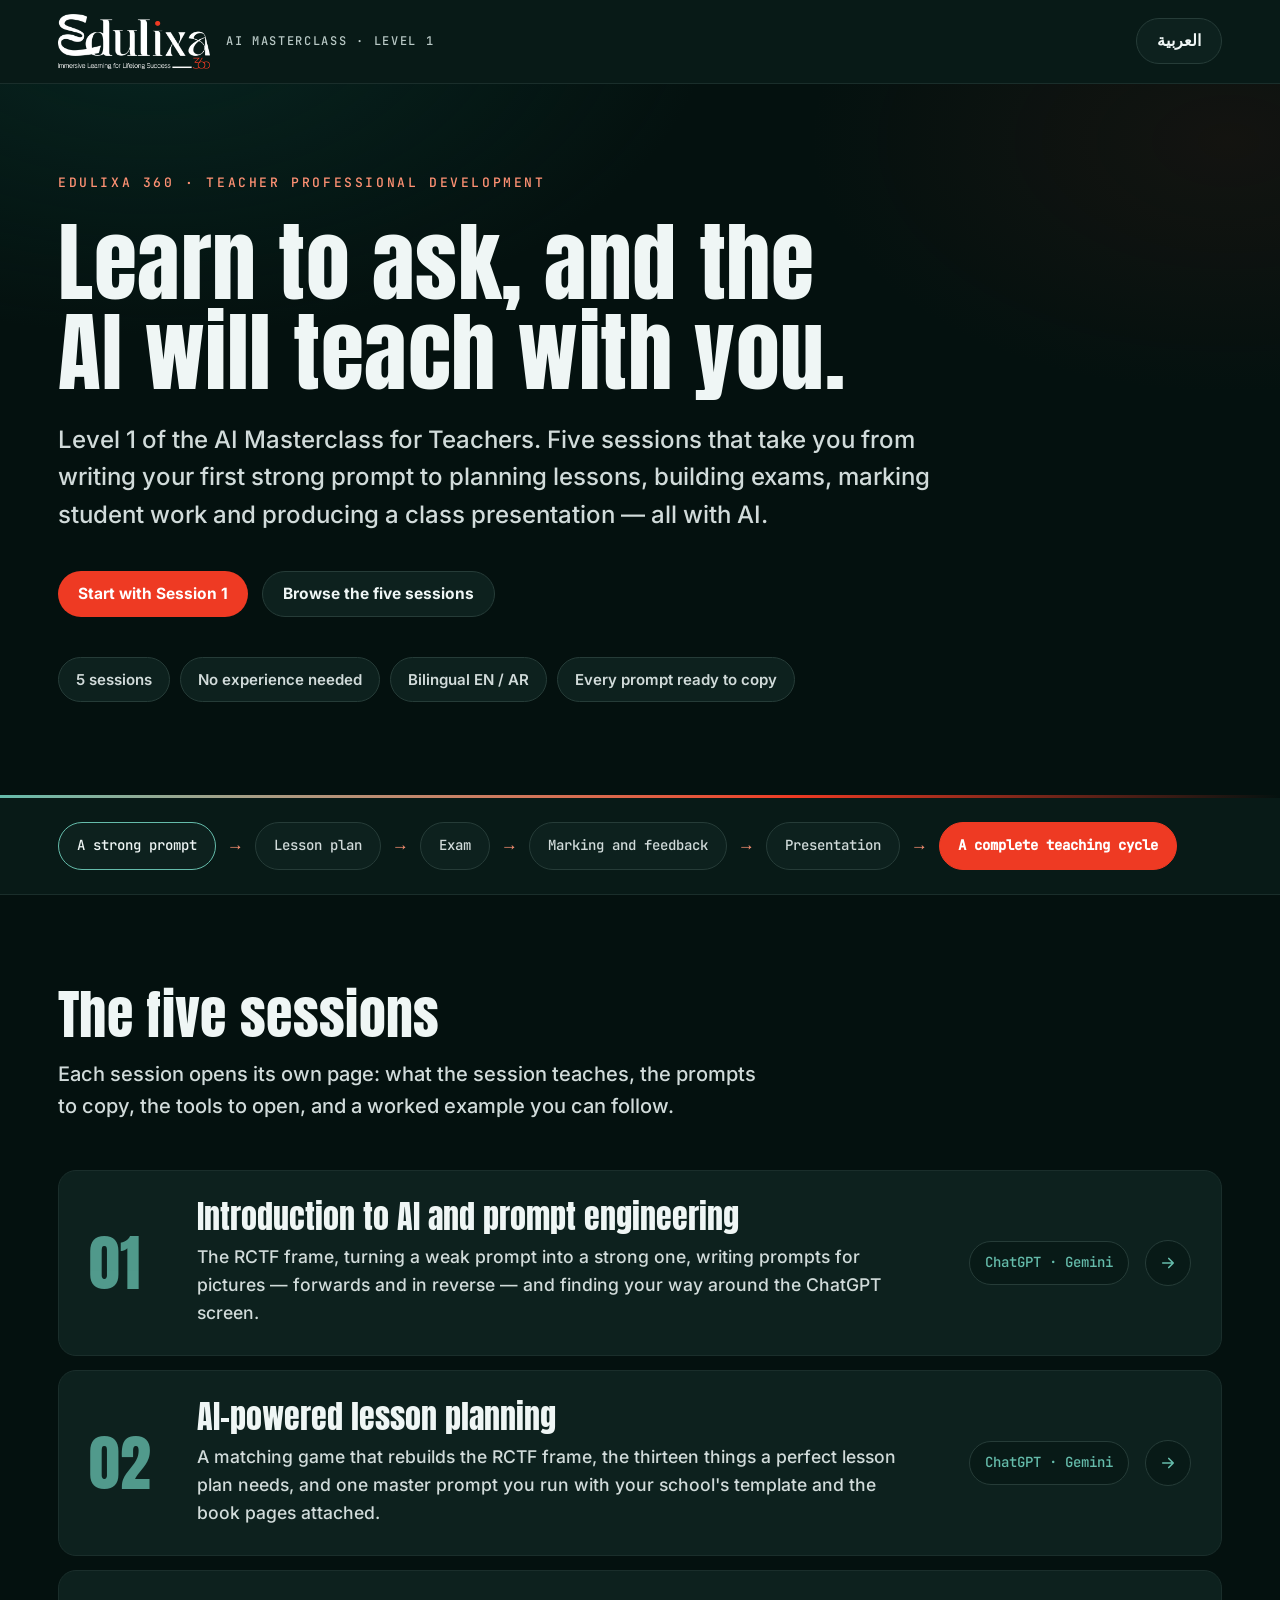
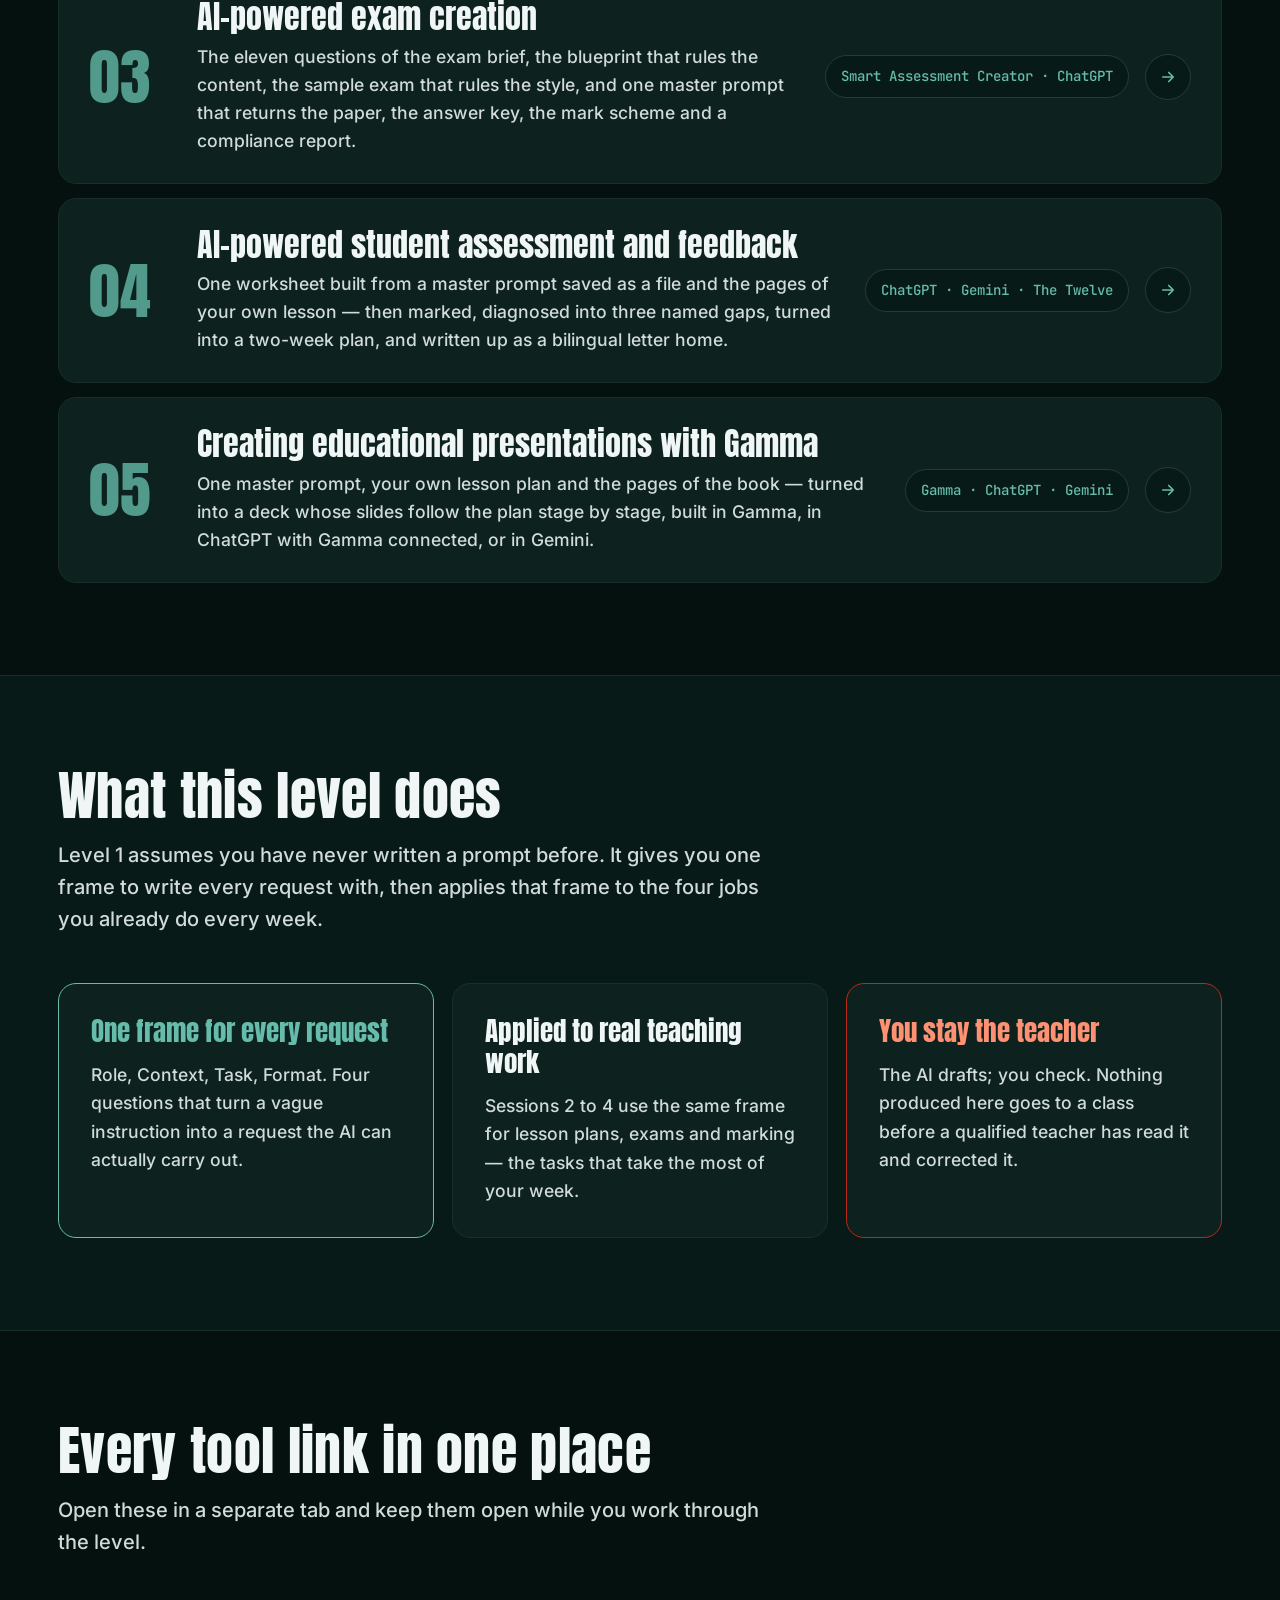
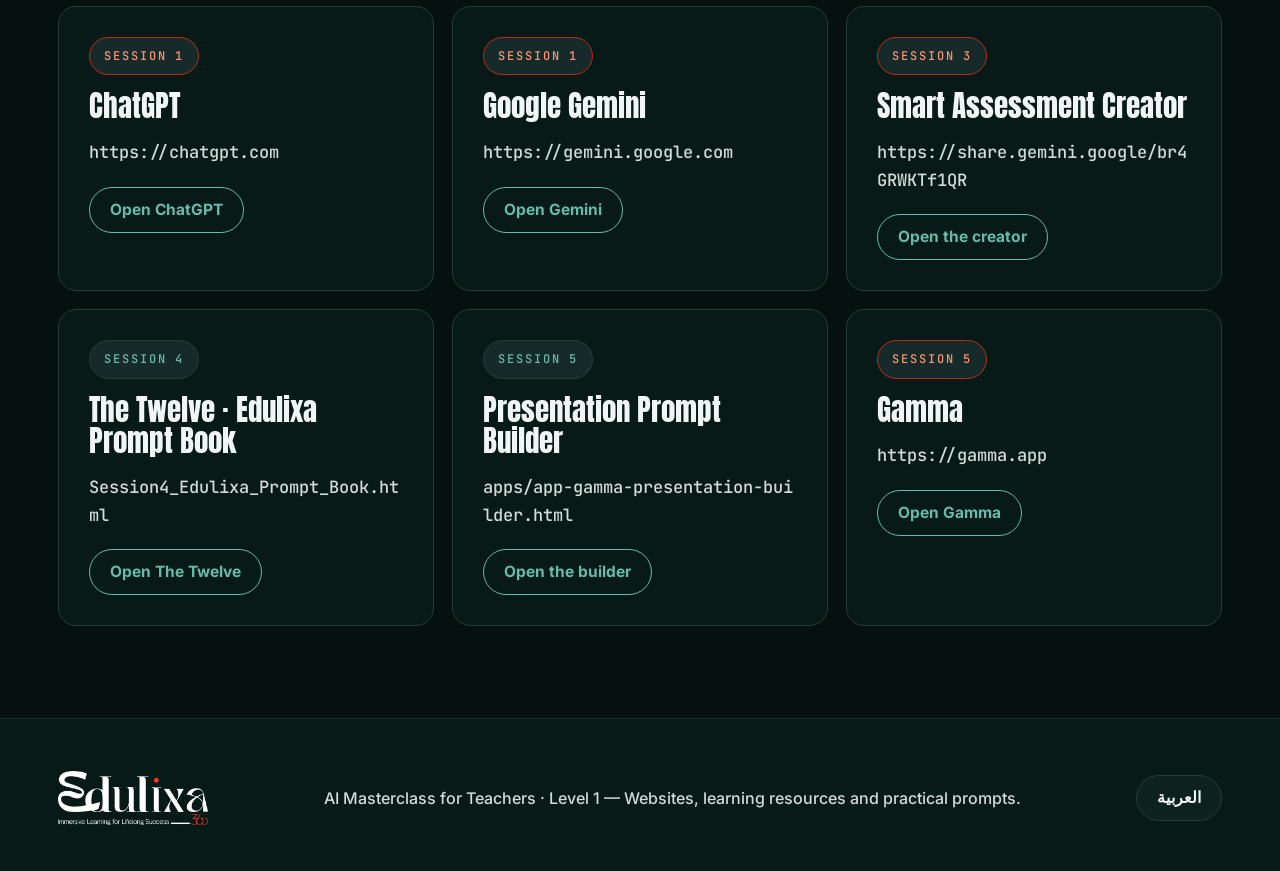
<file: index.html>
<!doctype html>
<html lang="en" dir="ltr">
<head>
<meta charset="utf-8">
<meta name="viewport" content="width=device-width,initial-scale=1">
<title data-en="AI Masterclass for Teachers · Level 1 — Edulixa 360" data-ar="الماستر كلاس للمعلمين بالذكاء الاصطناعي · المستوى الأول — Edulixa 360">AI Masterclass for Teachers · Level 1 — Edulixa 360</title>
<meta name="description" content="Level 1 of the Edulixa 360 AI Masterclass for Teachers: prompt engineering, lesson planning, exams, assessment and presentations.">
<link rel="stylesheet" href="assets/edulixa.css">
</head>
<body>

<a class="skip" href="#main" data-en="Skip to content" data-ar="تخطَّ إلى المحتوى">Skip to content</a>

<!-- ============ TOP BAR ============ -->
<header class="topbar">
  <div class="topbar-in">
    <div class="brand">
      <img src="assets/logo-reversed.png" alt="Edulixa 360">
      <span class="brand-tag" data-en="AI Masterclass · Level 1" data-ar="الماستر كلاس · المستوى الأول">AI Masterclass · Level 1</span>
    </div>
    <div class="topbar-actions">
      <button class="btn btn-ghost" data-lang-toggle type="button" lang="ar">العربية</button>
    </div>
  </div>
</header>

<!-- ============ HERO ============ -->
<div class="hero">
  <div class="wrap">
    <p class="eyebrow" data-en="Edulixa 360 · Teacher Professional Development" data-ar="Edulixa 360 · التطوير المهني للمعلمين">Edulixa 360 · Teacher Professional Development</p>
    <h1 class="display" data-en="Learn to ask, and the AI will teach with you." data-ar="تعلَّم كيف تسأل، يعمل الذكاء الاصطناعي معك في التدريس.">Learn to ask, and the AI will teach with you.</h1>
    <p class="lede" data-en="Level 1 of the AI Masterclass for Teachers. Five sessions that take you from writing your first strong prompt to planning lessons, building exams, marking student work and producing a class presentation — all with AI." data-ar="المستوى الأول من الماستر كلاس للمعلمين بالذكاء الاصطناعي. خمس محاضرات تنتقل بك من كتابة أول أمر قوي إلى تخطيط الدروس، وبناء الاختبارات، وتصحيح أعمال الطلاب، وإنتاج عرض تقديمي للفصل — بالذكاء الاصطناعي.">Level 1 of the AI Masterclass for Teachers. Five sessions that take you from writing your first strong prompt to planning lessons, building exams, marking student work and producing a class presentation — all with AI.</p>

    <div class="hero-actions">
      <a class="btn btn-accent" href="session1.html" data-en="Start with Session 1" data-ar="ابدأ بالمحاضرة الأولى">Start with Session 1</a>
      <a class="btn btn-ghost" href="#sessions" data-en="Browse the five sessions" data-ar="تصفَّح المحاضرات الخمس">Browse the five sessions</a>
    </div>

    <div class="hero-meta">
      <span class="chip" data-en="5 sessions" data-ar="‎5 محاضرات">5 sessions</span>
      <span class="chip" data-en="No experience needed" data-ar="لا تحتاج خبرة سابقة">No experience needed</span>
      <span class="chip" data-en="Bilingual EN / AR" data-ar="ثنائي اللغة إنجليزي / عربي">Bilingual EN / AR</span>
      <span class="chip" data-en="Every prompt ready to copy" data-ar="كل أمر جاهز للنسخ">Every prompt ready to copy</span>
    </div>
  </div>
</div>

<!-- ============ PIPELINE ============ -->
<div class="pipeline" aria-labelledby="pipe-h">
  <div class="pipeline-in">
    <span class="step is-start" id="pipe-h" data-en="A strong prompt" data-ar="أمر قوي">A strong prompt</span>
    <span class="step-arrow" aria-hidden="true">→</span>
    <span class="step" data-en="Lesson plan" data-ar="خطة درس">Lesson plan</span>
    <span class="step-arrow" aria-hidden="true">→</span>
    <span class="step" data-en="Exam" data-ar="اختبار">Exam</span>
    <span class="step-arrow" aria-hidden="true">→</span>
    <span class="step" data-en="Marking and feedback" data-ar="تصحيح وتغذية راجعة">Marking and feedback</span>
    <span class="step-arrow" aria-hidden="true">→</span>
    <span class="step" data-en="Presentation" data-ar="عرض تقديمي">Presentation</span>
    <span class="step-arrow" aria-hidden="true">→</span>
    <span class="step is-end" data-en="A complete teaching cycle" data-ar="دورة تدريس كاملة">A complete teaching cycle</span>
  </div>
</div>

<main id="main">

<!-- ============ SESSIONS ============ -->
<section class="sec" id="sessions">
  <div class="wrap">
    <div class="sec-head">
      <h2 class="display" data-en="The five sessions" data-ar="المحاضرات الخمس">The five sessions</h2>
      <p data-en="Each session opens its own page: what the session teaches, the prompts to copy, the tools to open, and a worked example you can follow." data-ar="كل محاضرة تفتح صفحتها الخاصة: ماذا تعلِّم المحاضرة، والأوامر الجاهزة للنسخ، والأدوات التي تفتحها، ومثال عملي تتابعه خطوة بخطوة.">Each session opens its own page: what the session teaches, the prompts to copy, the tools to open, and a worked example you can follow.</p>
    </div>

    <div class="sessions">

      <a class="srow" href="session1.html">
        <span class="srow-n" aria-hidden="true">01</span>
        <span class="srow-main">
          <h3 data-en="Introduction to AI and prompt engineering" data-ar="مقدمة في الذكاء الاصطناعي وهندسة الأوامر">Introduction to AI and prompt engineering</h3>
          <p data-en="The RCTF frame, turning a weak prompt into a strong one, writing prompts for pictures — forwards and in reverse — and finding your way around the ChatGPT screen." data-ar="إطار RCTF، وتحويل الأمر الضعيف إلى أمر قوي، وكتابة أوامر للصور — بالاتجاهين — والتعرف على شاشة ChatGPT.">The RCTF frame, turning a weak prompt into a strong one, writing prompts for pictures — forwards and in reverse — and finding your way around the ChatGPT screen.</p>
        </span>
        <span class="srow-side">
          <span class="tool-chip">ChatGPT · Gemini</span>
          <span class="srow-go" aria-hidden="true"><svg width="18" height="18" viewBox="0 0 24 24" fill="none" stroke="currentColor" stroke-width="2.2" stroke-linecap="round" stroke-linejoin="round"><path d="M5 12h14M13 6l6 6-6 6"/></svg></span>
        </span>
      </a>

      <a class="srow" href="session2.html">
        <span class="srow-n" aria-hidden="true">02</span>
        <span class="srow-main">
          <h3 data-en="AI-powered lesson planning" data-ar="تخطيط الدروس باستخدام الذكاء الاصطناعي">AI-powered lesson planning</h3>
          <p data-en="A matching game that rebuilds the RCTF frame, the thirteen things a perfect lesson plan needs, and one master prompt you run with your school's template and the book pages attached." data-ar="لعبة مطابقة تعيد بناء إطار RCTF، والأشياء الثلاثة عشر التي تحتاجها خطة الدرس المثالية، وأمر رئيسي واحد تشغّله مع إرفاق نموذج مدرستك وصفحات الكتاب.">A matching game that rebuilds the RCTF frame, the thirteen things a perfect lesson plan needs, and one master prompt you run with your school's template and the book pages attached.</p>
        </span>
        <span class="srow-side">
          <span class="tool-chip">ChatGPT · Gemini</span>
          <span class="srow-go" aria-hidden="true"><svg width="18" height="18" viewBox="0 0 24 24" fill="none" stroke="currentColor" stroke-width="2.2" stroke-linecap="round" stroke-linejoin="round"><path d="M5 12h14M13 6l6 6-6 6"/></svg></span>
        </span>
      </a>

      <a class="srow" href="session3.html">
        <span class="srow-n" aria-hidden="true">03</span>
        <span class="srow-main">
          <h3 data-en="AI-powered exam creation" data-ar="إنشاء الاختبارات باستخدام الذكاء الاصطناعي">AI-powered exam creation</h3>
          <p data-en="The eleven questions of the exam brief, the blueprint that rules the content, the sample exam that rules the style, and one master prompt that returns the paper, the answer key, the mark scheme and a compliance report." data-ar="الأسئلة الأحد عشر لموجز الاختبار، والمخطط الذي يحكم المحتوى، ونموذج الامتحان الذي يحكم الأسلوب، وأمر رئيسي واحد يعيد الورقة ومفتاح الإجابة ومخطط الدرجات وتقرير المطابقة.">The eleven questions of the exam brief, the blueprint that rules the content, the sample exam that rules the style, and one master prompt that returns the paper, the answer key, the mark scheme and a compliance report.</p>
        </span>
        <span class="srow-side">
          <span class="tool-chip">Smart Assessment Creator · ChatGPT</span>
          <span class="srow-go" aria-hidden="true"><svg width="18" height="18" viewBox="0 0 24 24" fill="none" stroke="currentColor" stroke-width="2.2" stroke-linecap="round" stroke-linejoin="round"><path d="M5 12h14M13 6l6 6-6 6"/></svg></span>
        </span>
      </a>

      <a class="srow" href="session4.html">
        <span class="srow-n" aria-hidden="true">04</span>
        <span class="srow-main">
          <h3 data-en="AI-powered student assessment and feedback" data-ar="تقييم أعمال الطلاب والتغذية الراجعة">AI-powered student assessment and feedback</h3>
          <p data-en="One worksheet built from a master prompt saved as a file and the pages of your own lesson — then marked, diagnosed into three named gaps, turned into a two-week plan, and written up as a bilingual letter home." data-ar="ورقة عمل واحدة تُبنى من أمر رئيسي محفوظ في ملف ومن صفحات درسك أنت — ثم تُصحَّح، ويُشخَّص فيها ثلاث فجوات مسمّاة، وتتحول إلى خطة أسبوعين، وتُكتب رسالةً ثنائية اللغة إلى البيت.">One worksheet built from a master prompt saved as a file and the pages of your own lesson — then marked, diagnosed into three named gaps, turned into a two-week plan, and written up as a bilingual letter home.</p>
        </span>
        <span class="srow-side">
          <span class="tool-chip">ChatGPT · Gemini · The Twelve</span>
          <span class="srow-go" aria-hidden="true"><svg width="18" height="18" viewBox="0 0 24 24" fill="none" stroke="currentColor" stroke-width="2.2" stroke-linecap="round" stroke-linejoin="round"><path d="M5 12h14M13 6l6 6-6 6"/></svg></span>
        </span>
      </a>

      <a class="srow" href="session5.html">
        <span class="srow-n" aria-hidden="true">05</span>
        <span class="srow-main">
          <h3 data-en="Creating educational presentations with Gamma" data-ar="إنشاء العروض التعليمية باستخدام Gamma">Creating educational presentations with Gamma</h3>
          <p data-en="One master prompt, your own lesson plan and the pages of the book — turned into a deck whose slides follow the plan stage by stage, built in Gamma, in ChatGPT with Gamma connected, or in Gemini." data-ar="أمر رئيسي واحد، وخطة درسك أنت، وصفحات الكتاب — تتحول عرضًا تتبع شرائحه الخطة مرحلةً مرحلة، مبنيًّا في Gamma، أو في ChatGPT مع ربط Gamma، أو في Gemini.">One master prompt, your own lesson plan and the pages of the book — turned into a deck whose slides follow the plan stage by stage, built in Gamma, in ChatGPT with Gamma connected, or in Gemini.</p>
        </span>
        <span class="srow-side">
          <span class="tool-chip">Gamma · ChatGPT · Gemini</span>
          <span class="srow-go" aria-hidden="true"><svg width="18" height="18" viewBox="0 0 24 24" fill="none" stroke="currentColor" stroke-width="2.2" stroke-linecap="round" stroke-linejoin="round"><path d="M5 12h14M13 6l6 6-6 6"/></svg></span>
        </span>
      </a>

    </div>
  </div>
</section>

<!-- ============ WHAT LEVEL 1 IS ============ -->
<section class="sec sec-alt">
  <div class="wrap">
    <div class="sec-head">
      <h2 class="display" data-en="What this level does" data-ar="ماذا يفعل هذا المستوى">What this level does</h2>
      <p data-en="Level 1 assumes you have never written a prompt before. It gives you one frame to write every request with, then applies that frame to the four jobs you already do every week." data-ar="يفترض المستوى الأول أنك لم تكتب أمرًا من قبل. يعطيك إطارًا واحدًا تكتب به كل طلباتك، ثم يطبِّق هذا الإطار على أربع مهام تؤديها بالفعل كل أسبوع.">Level 1 assumes you have never written a prompt before. It gives you one frame to write every request with, then applies that frame to the four jobs you already do every week.</p>
    </div>

    <div class="grid g3">
      <div class="card card-brand">
        <h3 data-en="One frame for every request" data-ar="إطار واحد لكل طلب">One frame for every request</h3>
        <p data-en="Role, Context, Task, Format. Four questions that turn a vague instruction into a request the AI can actually carry out." data-ar="الدور، والسياق، والمهمة، والتنسيق. أربعة أسئلة تحوِّل التعليمة الغامضة إلى طلب يستطيع الذكاء الاصطناعي تنفيذه فعلًا.">Role, Context, Task, Format. Four questions that turn a vague instruction into a request the AI can actually carry out.</p>
      </div>
      <div class="card">
        <h3 data-en="Applied to real teaching work" data-ar="مطبَّق على عمل تدريسي حقيقي">Applied to real teaching work</h3>
        <p data-en="Sessions 2 to 4 use the same frame for lesson plans, exams and marking — the tasks that take the most of your week." data-ar="تستخدم المحاضرات من الثانية إلى الرابعة الإطار نفسه لخطط الدروس والاختبارات والتصحيح — وهي المهام التي تستهلك أكبر جزء من أسبوعك.">Sessions 2 to 4 use the same frame for lesson plans, exams and marking — the tasks that take the most of your week.</p>
      </div>
      <div class="card card-accent">
        <h3 data-en="You stay the teacher" data-ar="تبقى أنت المعلم">You stay the teacher</h3>
        <p data-en="The AI drafts; you check. Nothing produced here goes to a class before a qualified teacher has read it and corrected it." data-ar="الذكاء الاصطناعي يكتب المسودة، وأنت تراجع. لا شيء ينتج هنا يذهب إلى الفصل قبل أن يقرأه معلم مؤهل ويصححه.">The AI drafts; you check. Nothing produced here goes to a class before a qualified teacher has read it and corrected it.</p>
      </div>
    </div>
  </div>
</section>

<!-- ============ TOOL LINKS ============ -->
<section class="sec" id="tools">
  <div class="wrap">
    <div class="sec-head">
      <h2 class="display" data-en="Every tool link in one place" data-ar="كل روابط الأدوات في مكان واحد">Every tool link in one place</h2>
      <p data-en="Open these in a separate tab and keep them open while you work through the level." data-ar="افتح هذه الروابط في تبويب منفصل واتركها مفتوحة أثناء عملك في هذا المستوى.">Open these in a separate tab and keep them open while you work through the level.</p>
    </div>

    <div class="apps">
      <div class="app">
        <span class="app-badge is-ext" data-en="Session 1" data-ar="المحاضرة ١">Session 1</span>
        <h3>ChatGPT</h3>
        <p class="app-url">https://chatgpt.com</p>
        <a class="btn btn-outline" href="https://chatgpt.com" target="_blank" rel="noopener" data-en="Open ChatGPT" data-ar="افتح ChatGPT">Open ChatGPT</a>
      </div>
      <div class="app">
        <span class="app-badge is-ext" data-en="Session 1" data-ar="المحاضرة ١">Session 1</span>
        <h3>Google Gemini</h3>
        <p class="app-url">https://gemini.google.com</p>
        <a class="btn btn-outline" href="https://gemini.google.com" target="_blank" rel="noopener" data-en="Open Gemini" data-ar="افتح Gemini">Open Gemini</a>
      </div>
      <div class="app">
        <span class="app-badge is-ext" data-en="Session 3" data-ar="المحاضرة ٣">Session 3</span>
        <h3 data-en="Smart Assessment Creator" data-ar="منشئ التقييم الذكي">Smart Assessment Creator</h3>
        <p class="app-url">https://share.gemini.google/br4GRWKTf1QR</p>
        <a class="btn btn-outline" href="https://share.gemini.google/br4GRWKTf1QR" target="_blank" rel="noopener" data-en="Open the creator" data-ar="افتح المنشئ">Open the creator</a>
      </div>
      <div class="app">
        <span class="app-badge" data-en="Session 4" data-ar="المحاضرة ٤">Session 4</span>
        <h3 data-en="The Twelve · Edulixa Prompt Book" data-ar="الاثنا عشر · كتاب برومبتات إيدوليكسا">The Twelve · Edulixa Prompt Book</h3>
        <p class="app-url">Session4_Edulixa_Prompt_Book.html</p>
        <a class="btn btn-outline" href="Session4_Edulixa_Prompt_Book.html" data-en="Open The Twelve" data-ar="افتح الاثني عشر">Open The Twelve</a>
      </div>
      <div class="app">
        <span class="app-badge" data-en="Session 5" data-ar="المحاضرة ٥">Session 5</span>
        <h3 data-en="Presentation Prompt Builder" data-ar="منشئ برومبت العرض التقديمي">Presentation Prompt Builder</h3>
        <p class="app-url">apps/app-gamma-presentation-builder.html</p>
        <a class="btn btn-outline" href="apps/app-gamma-presentation-builder.html" data-en="Open the builder" data-ar="افتح المنشئ">Open the builder</a>
      </div>
      <div class="app">
        <span class="app-badge is-ext" data-en="Session 5" data-ar="المحاضرة ٥">Session 5</span>
        <h3>Gamma</h3>
        <p class="app-url">https://gamma.app</p>
        <a class="btn btn-outline" href="https://gamma.app" target="_blank" rel="noopener" data-en="Open Gamma" data-ar="افتح Gamma">Open Gamma</a>
      </div>
    </div>
  </div>
</section>

</main>

<!-- ============ FOOTER ============ -->
<footer class="foot">
  <div class="foot-in">
    <img src="assets/logo-reversed.png" alt="Edulixa 360">
    <p data-en="AI Masterclass for Teachers · Level 1 — Websites, learning resources and practical prompts." data-ar="الماستر كلاس للمعلمين بالذكاء الاصطناعي · المستوى الأول — المواقع والموارد التعليمية والبرومبتات العملية.">AI Masterclass for Teachers · Level 1 — Websites, learning resources and practical prompts.</p>
    <button class="btn btn-ghost" data-lang-toggle type="button" lang="ar">العربية</button>
  </div>
</footer>

<script src="assets/edulixa.js"></script>
</body>
</html>
</file>
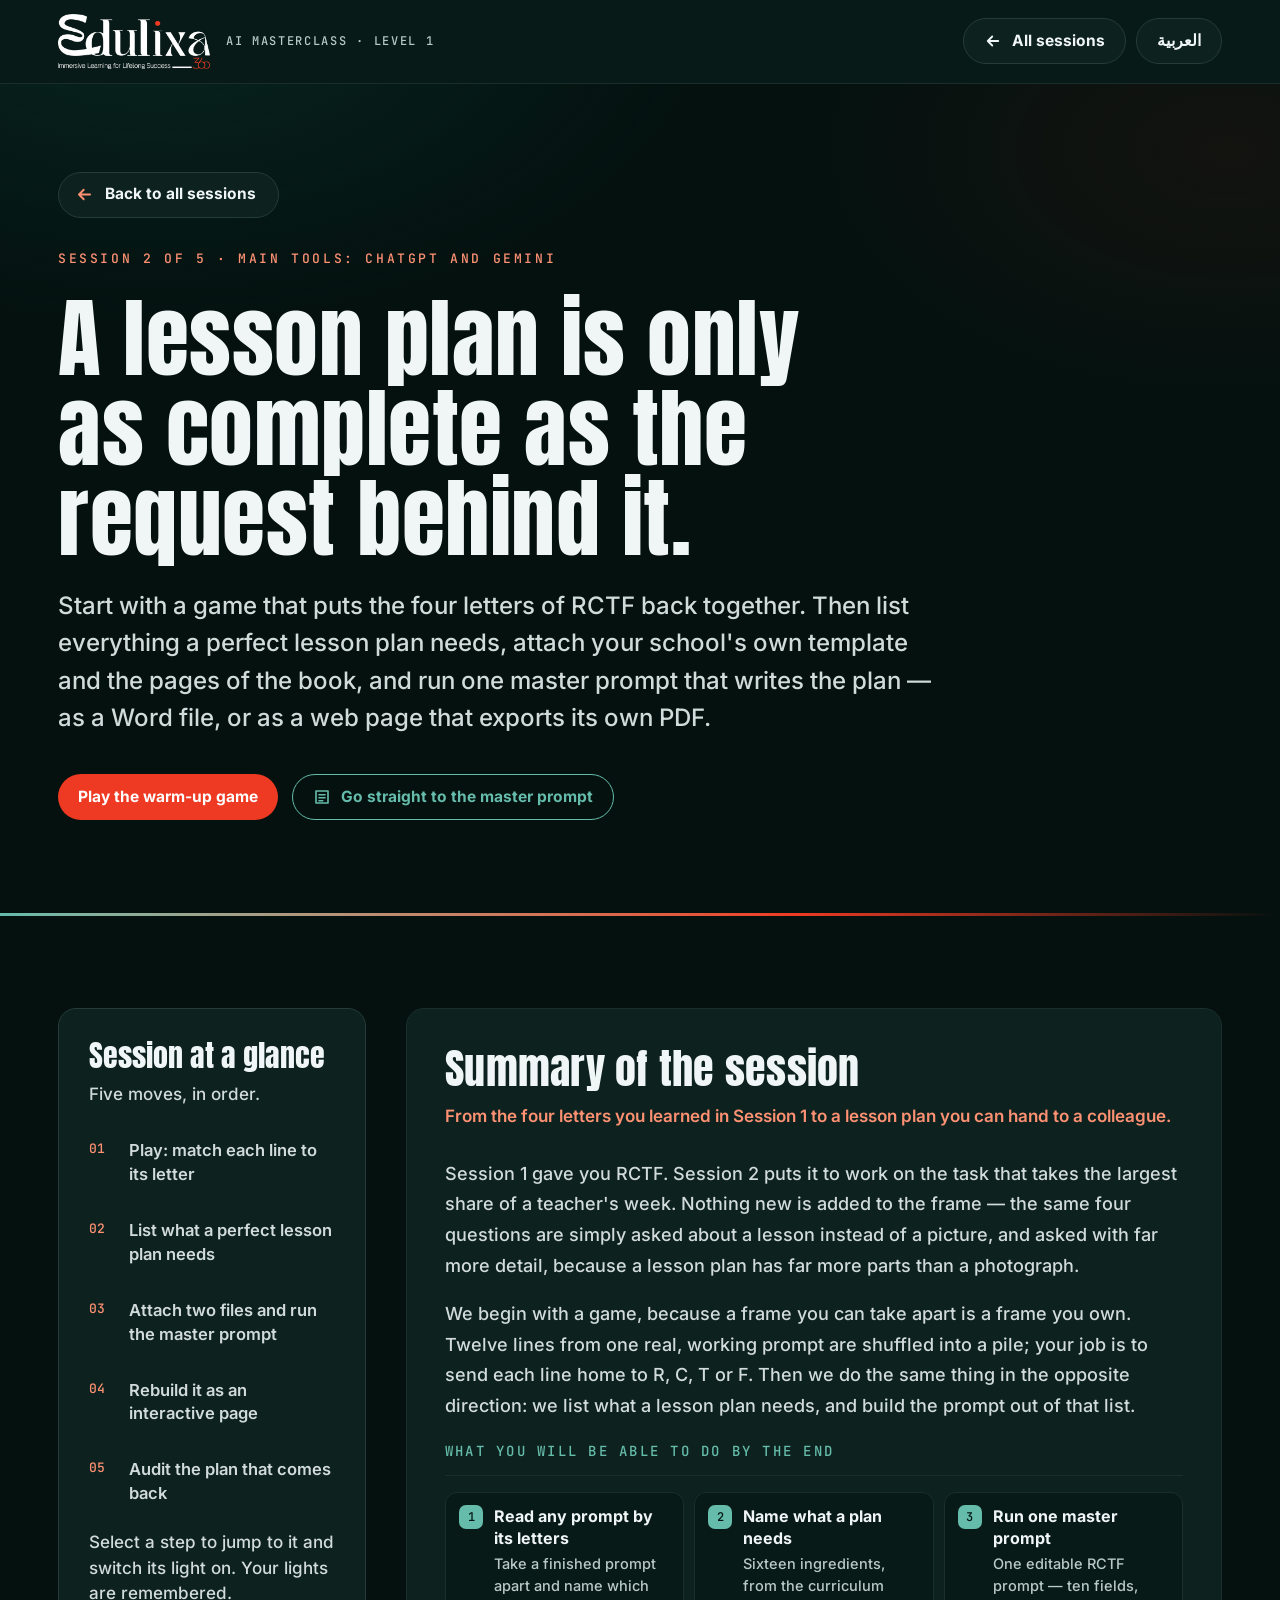
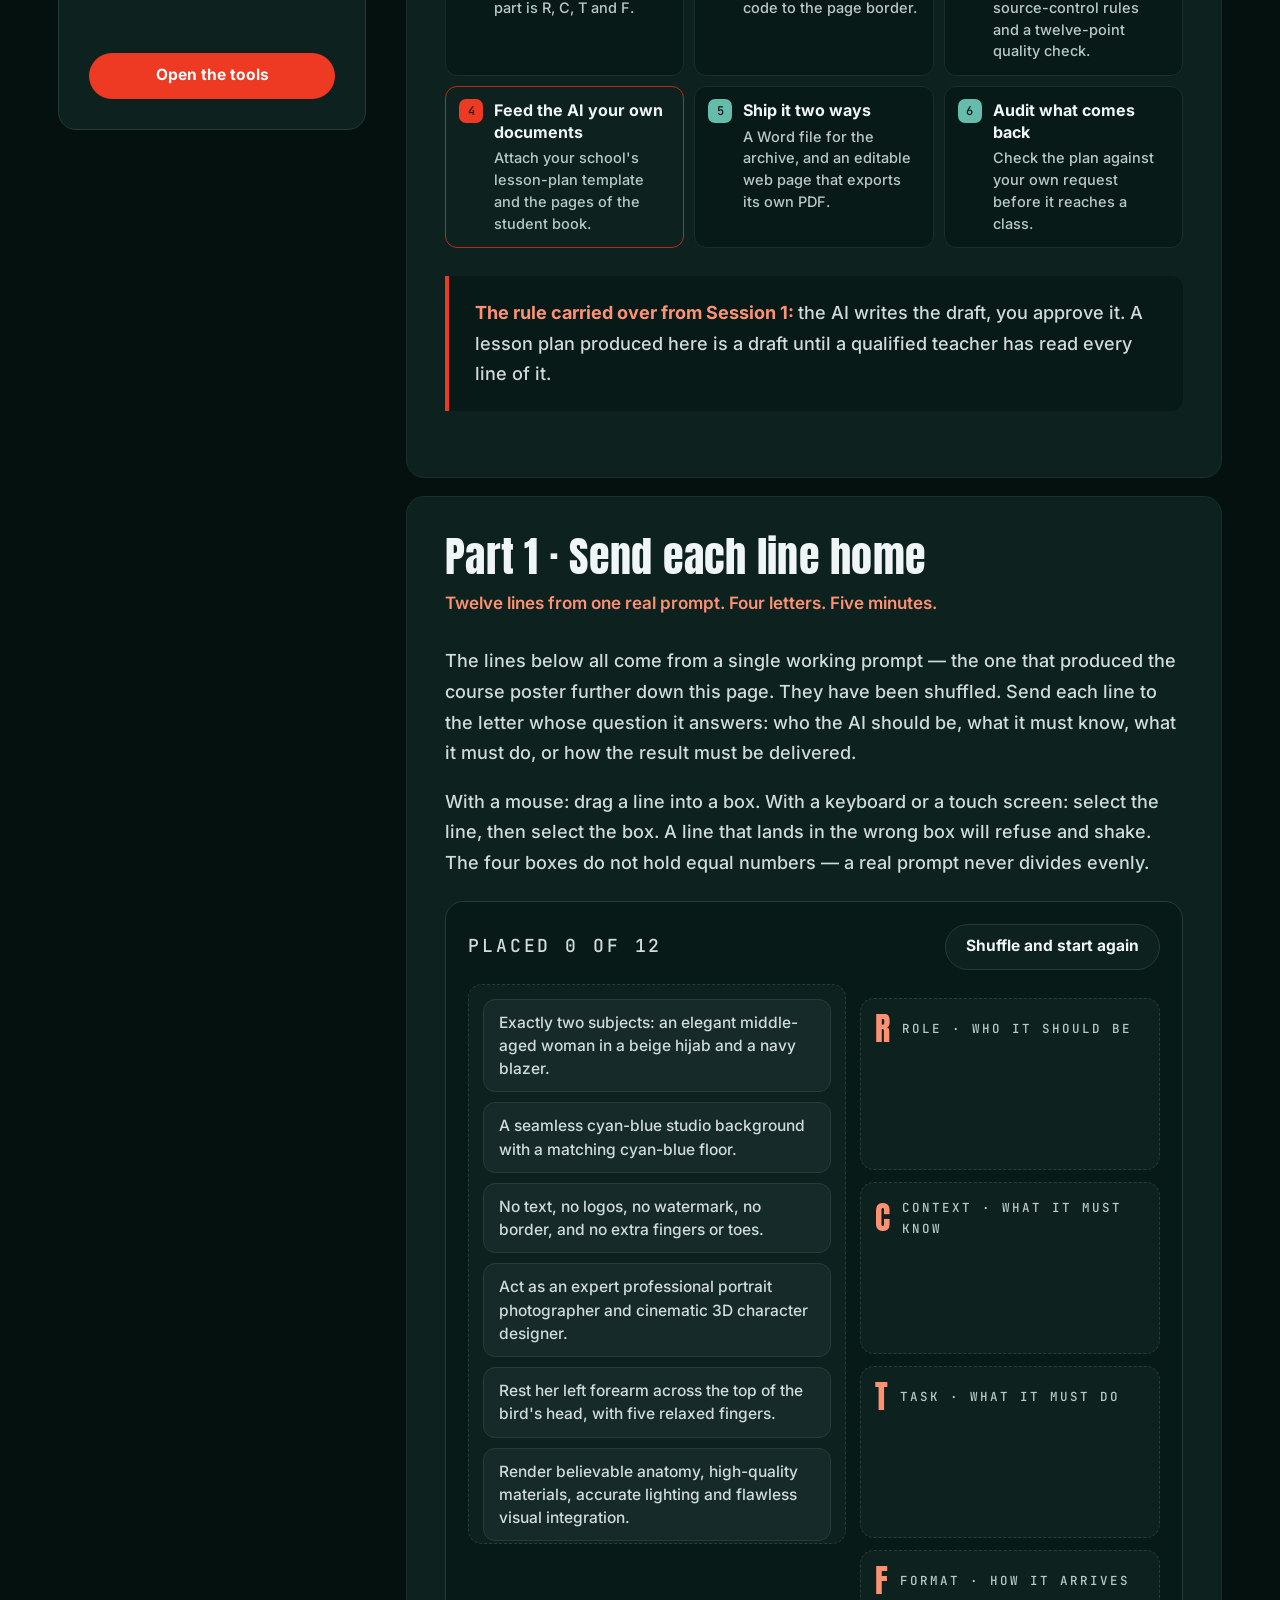
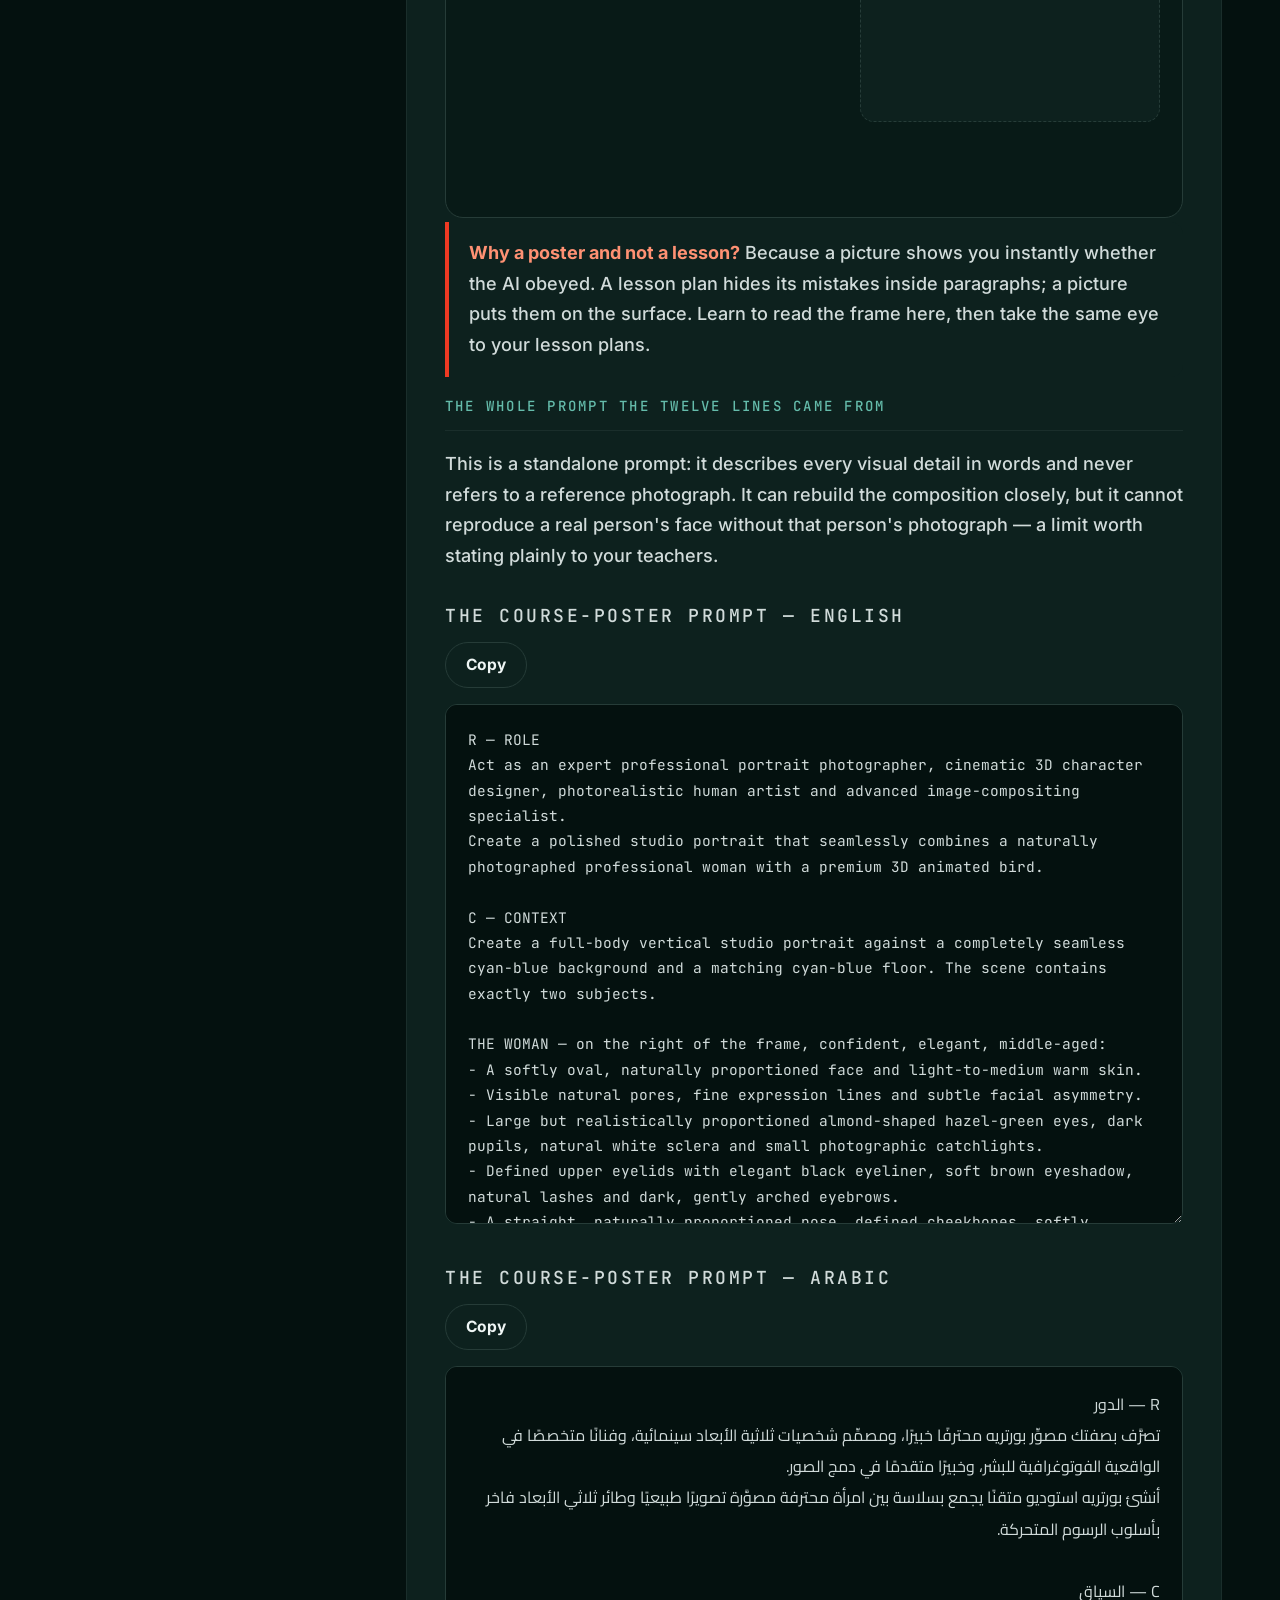
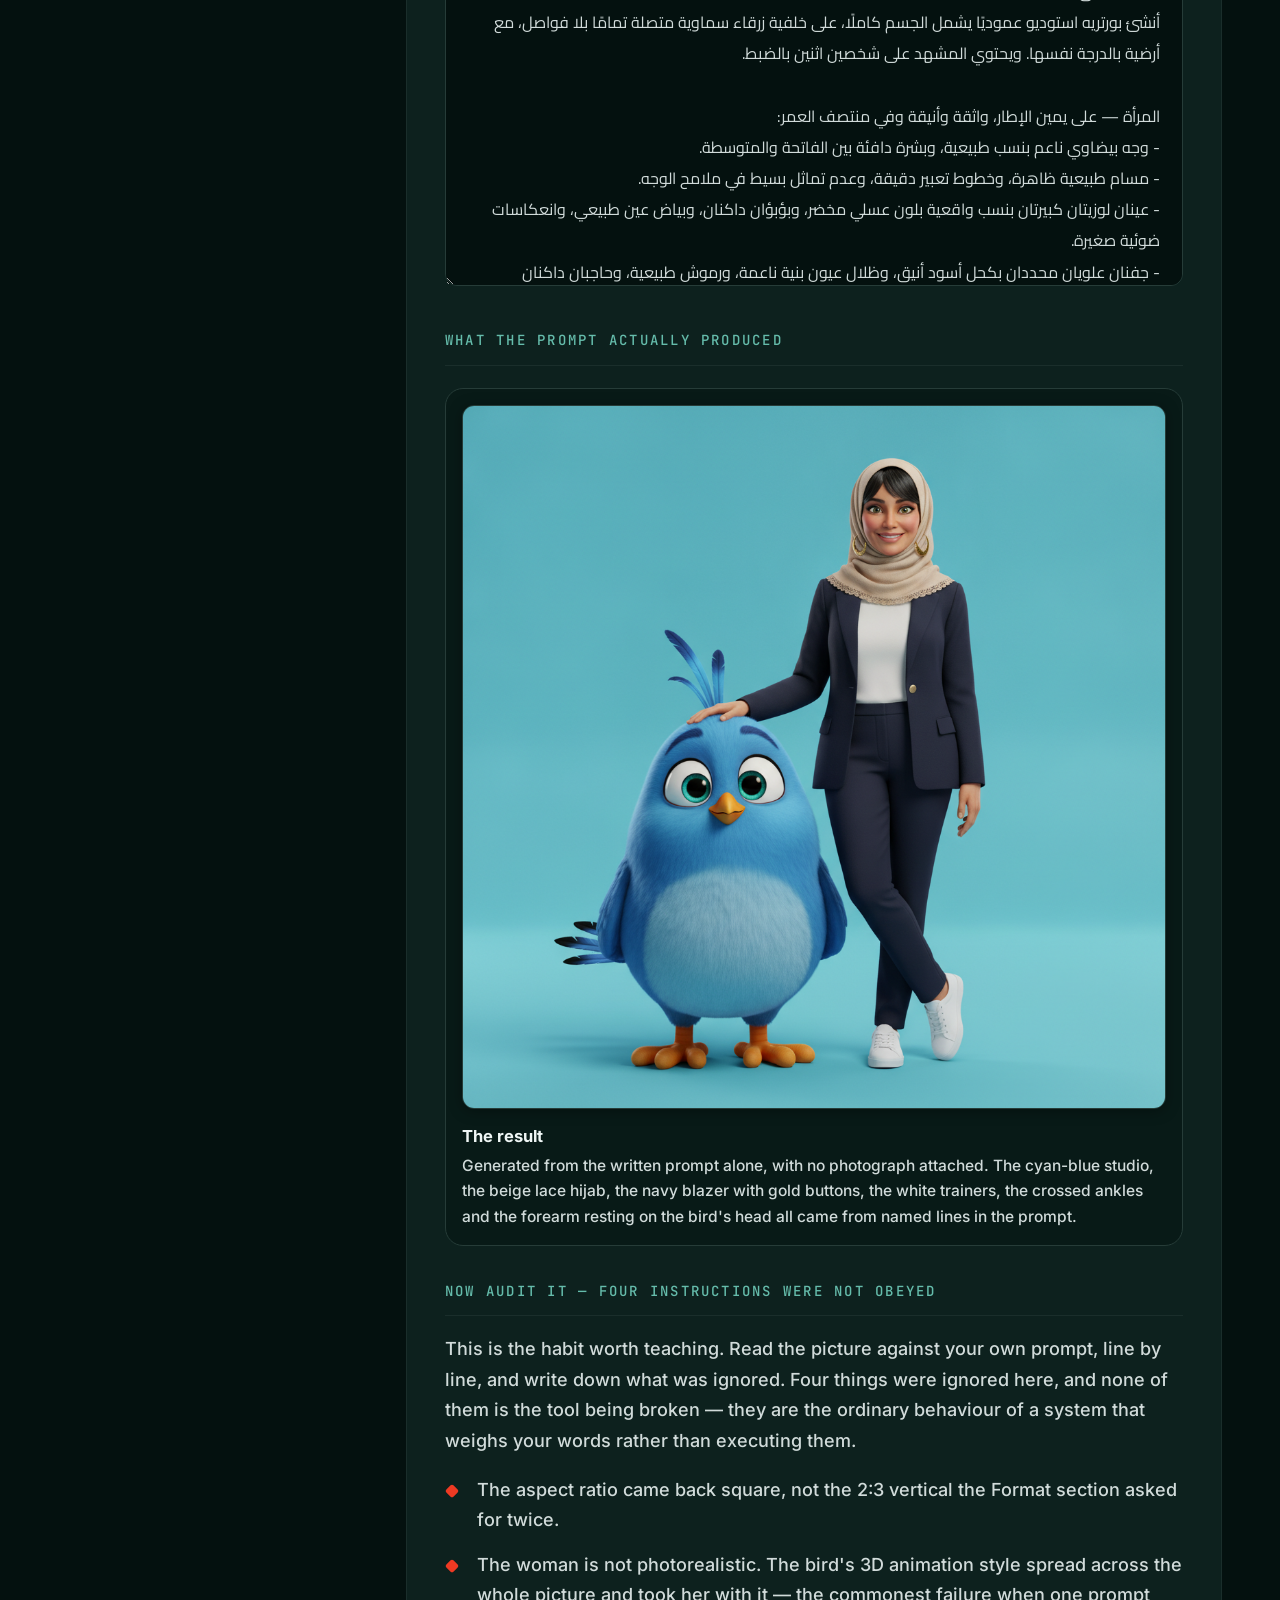
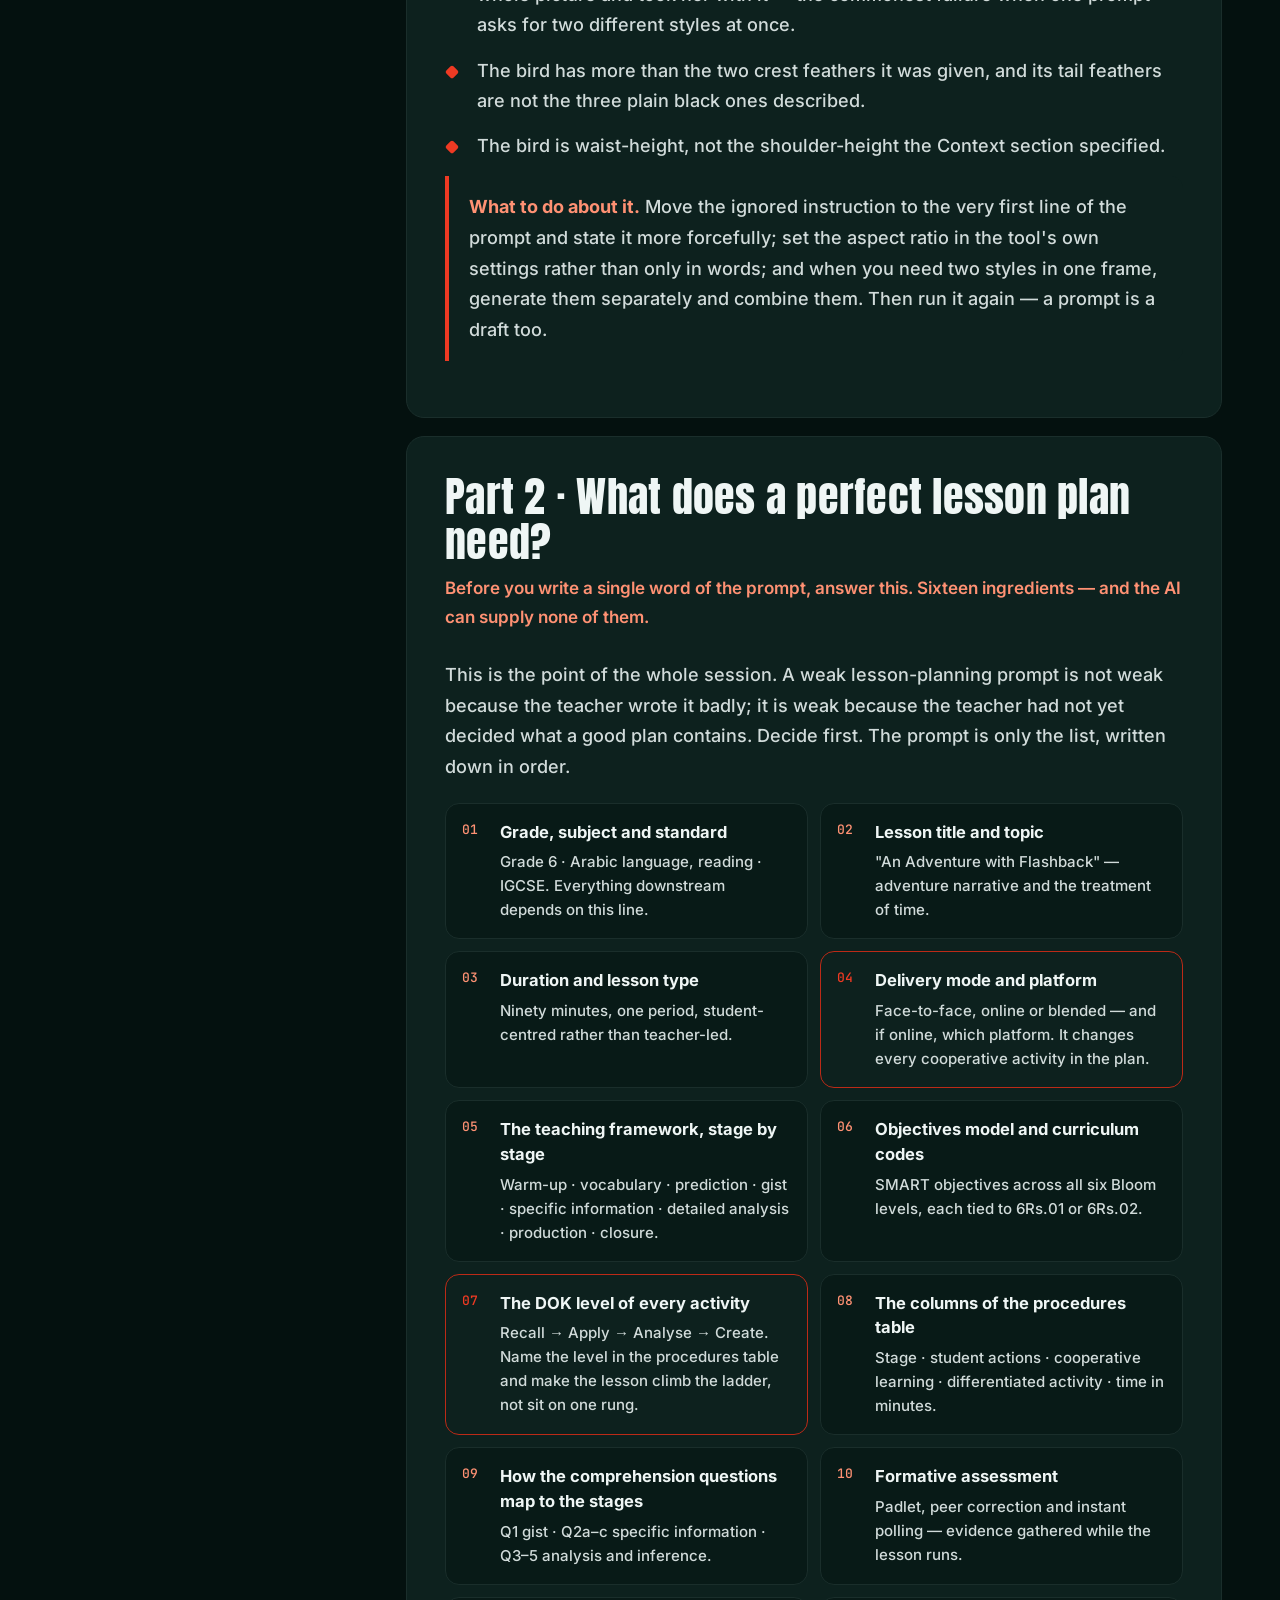
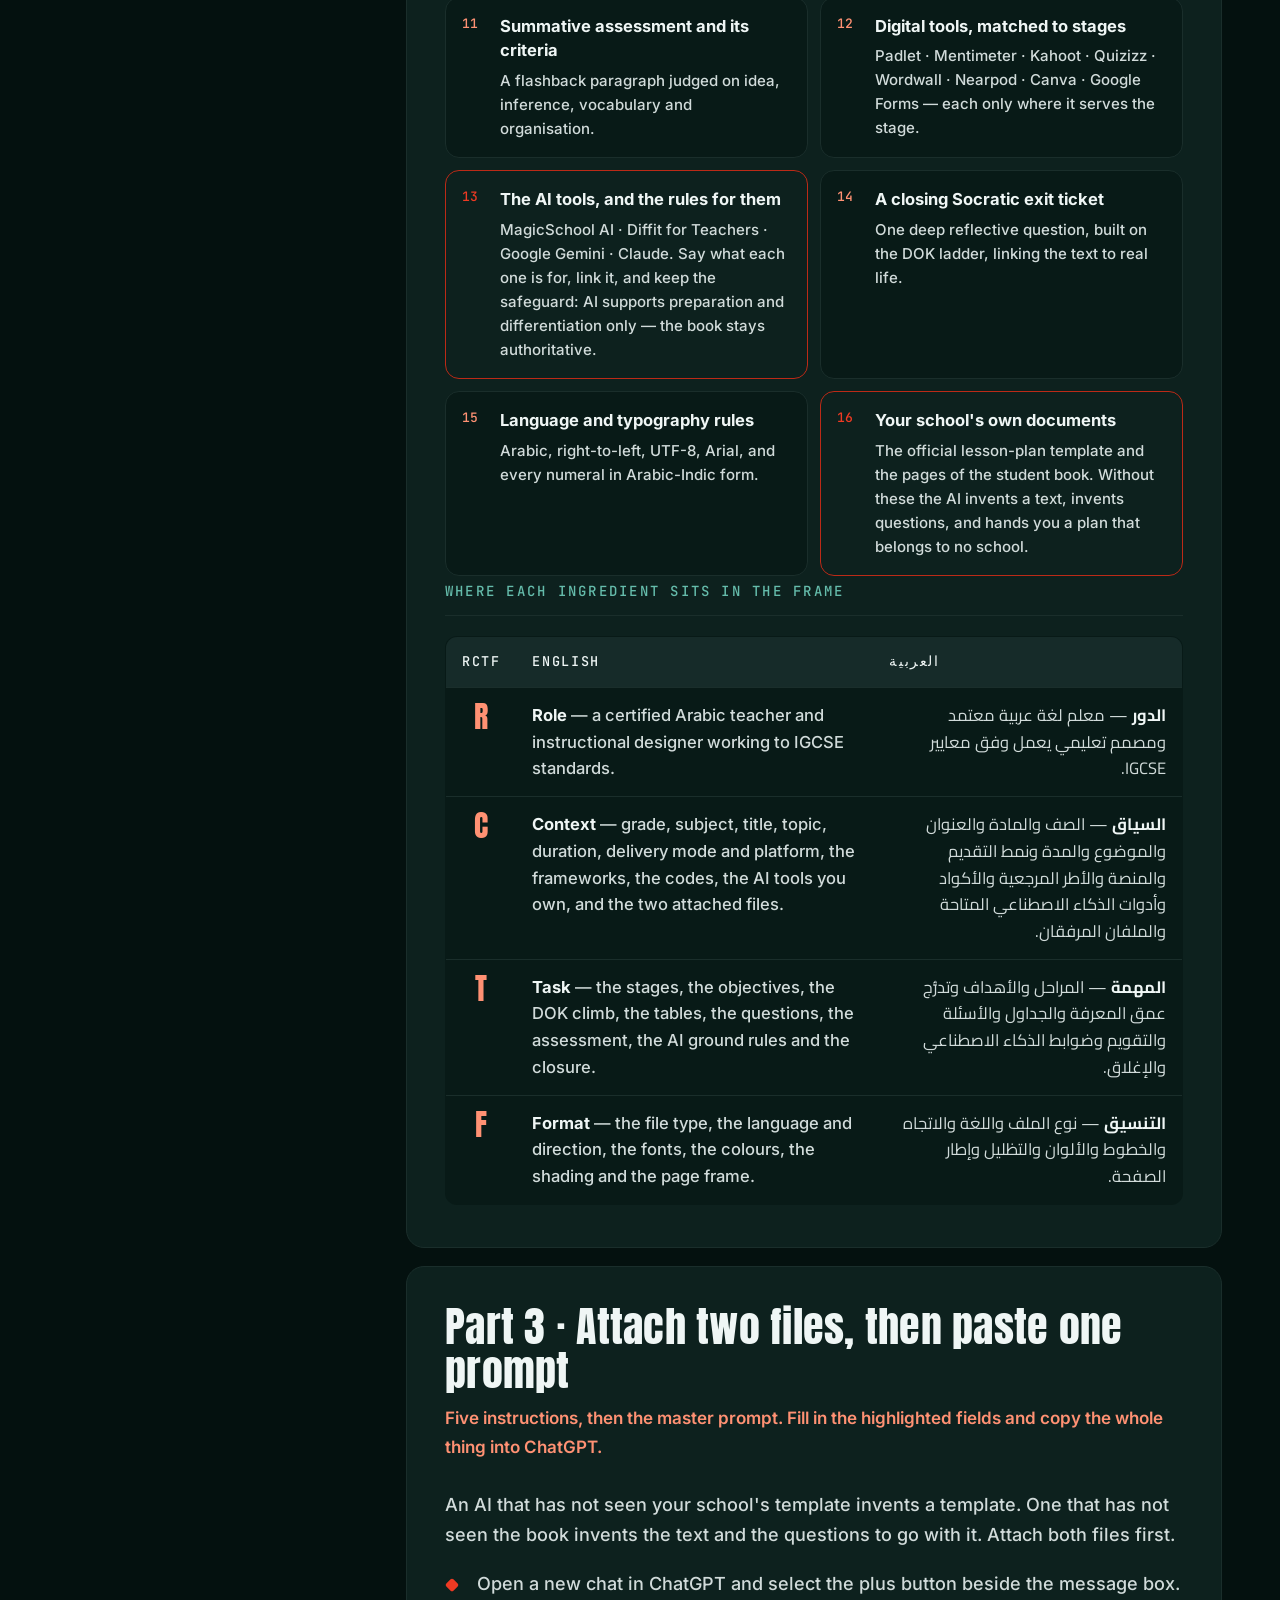
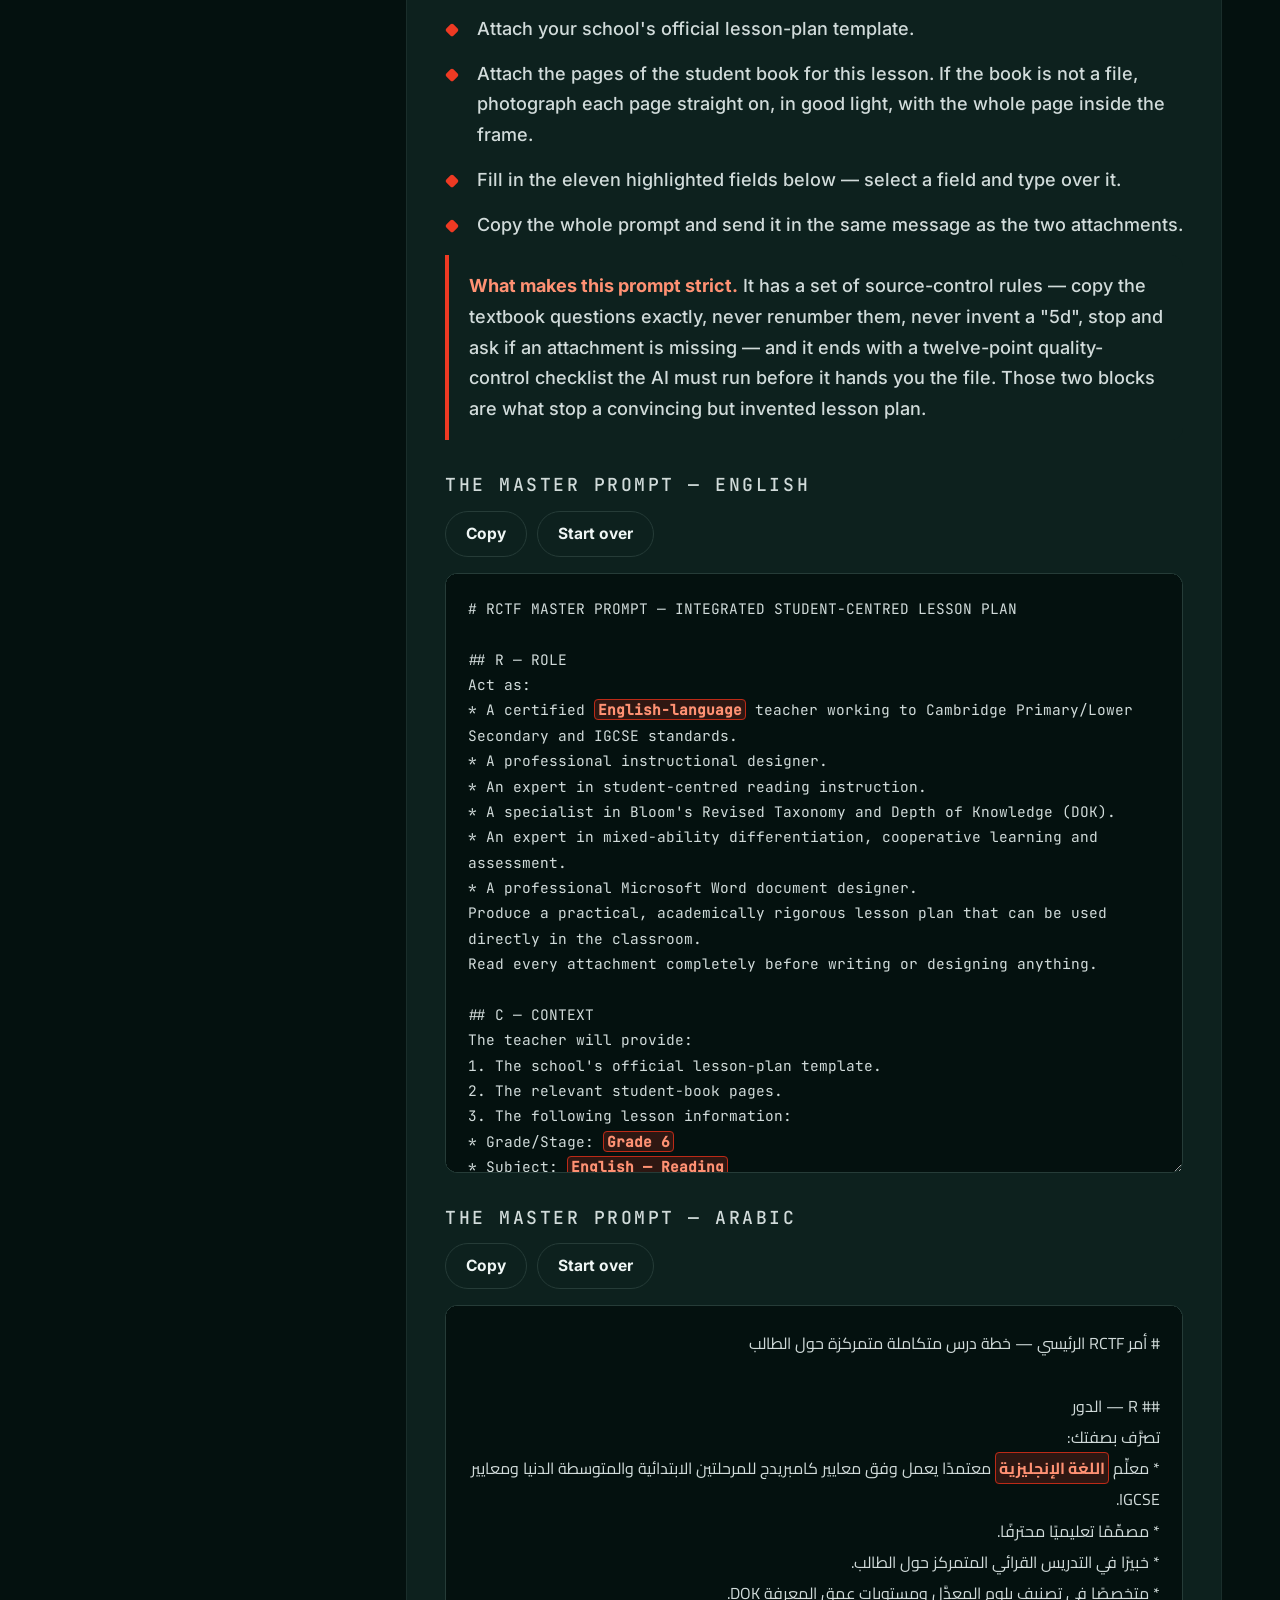
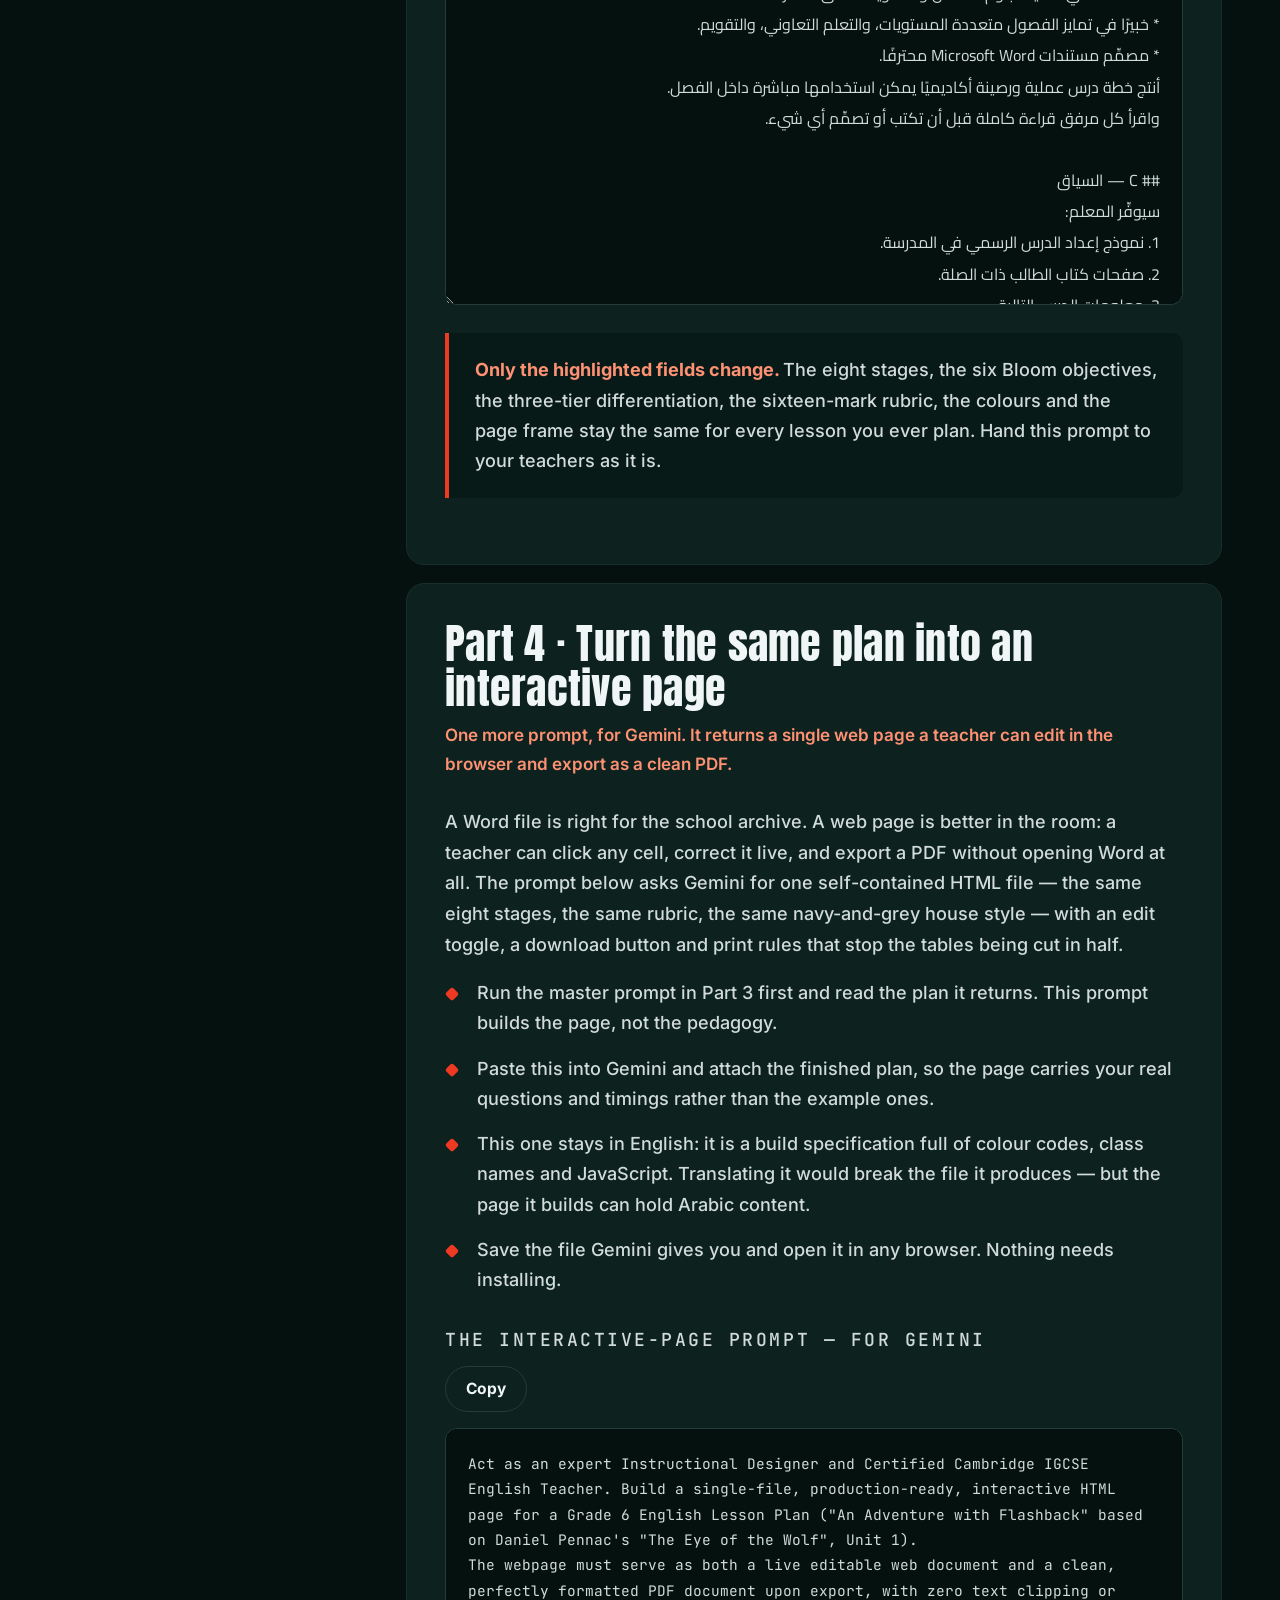
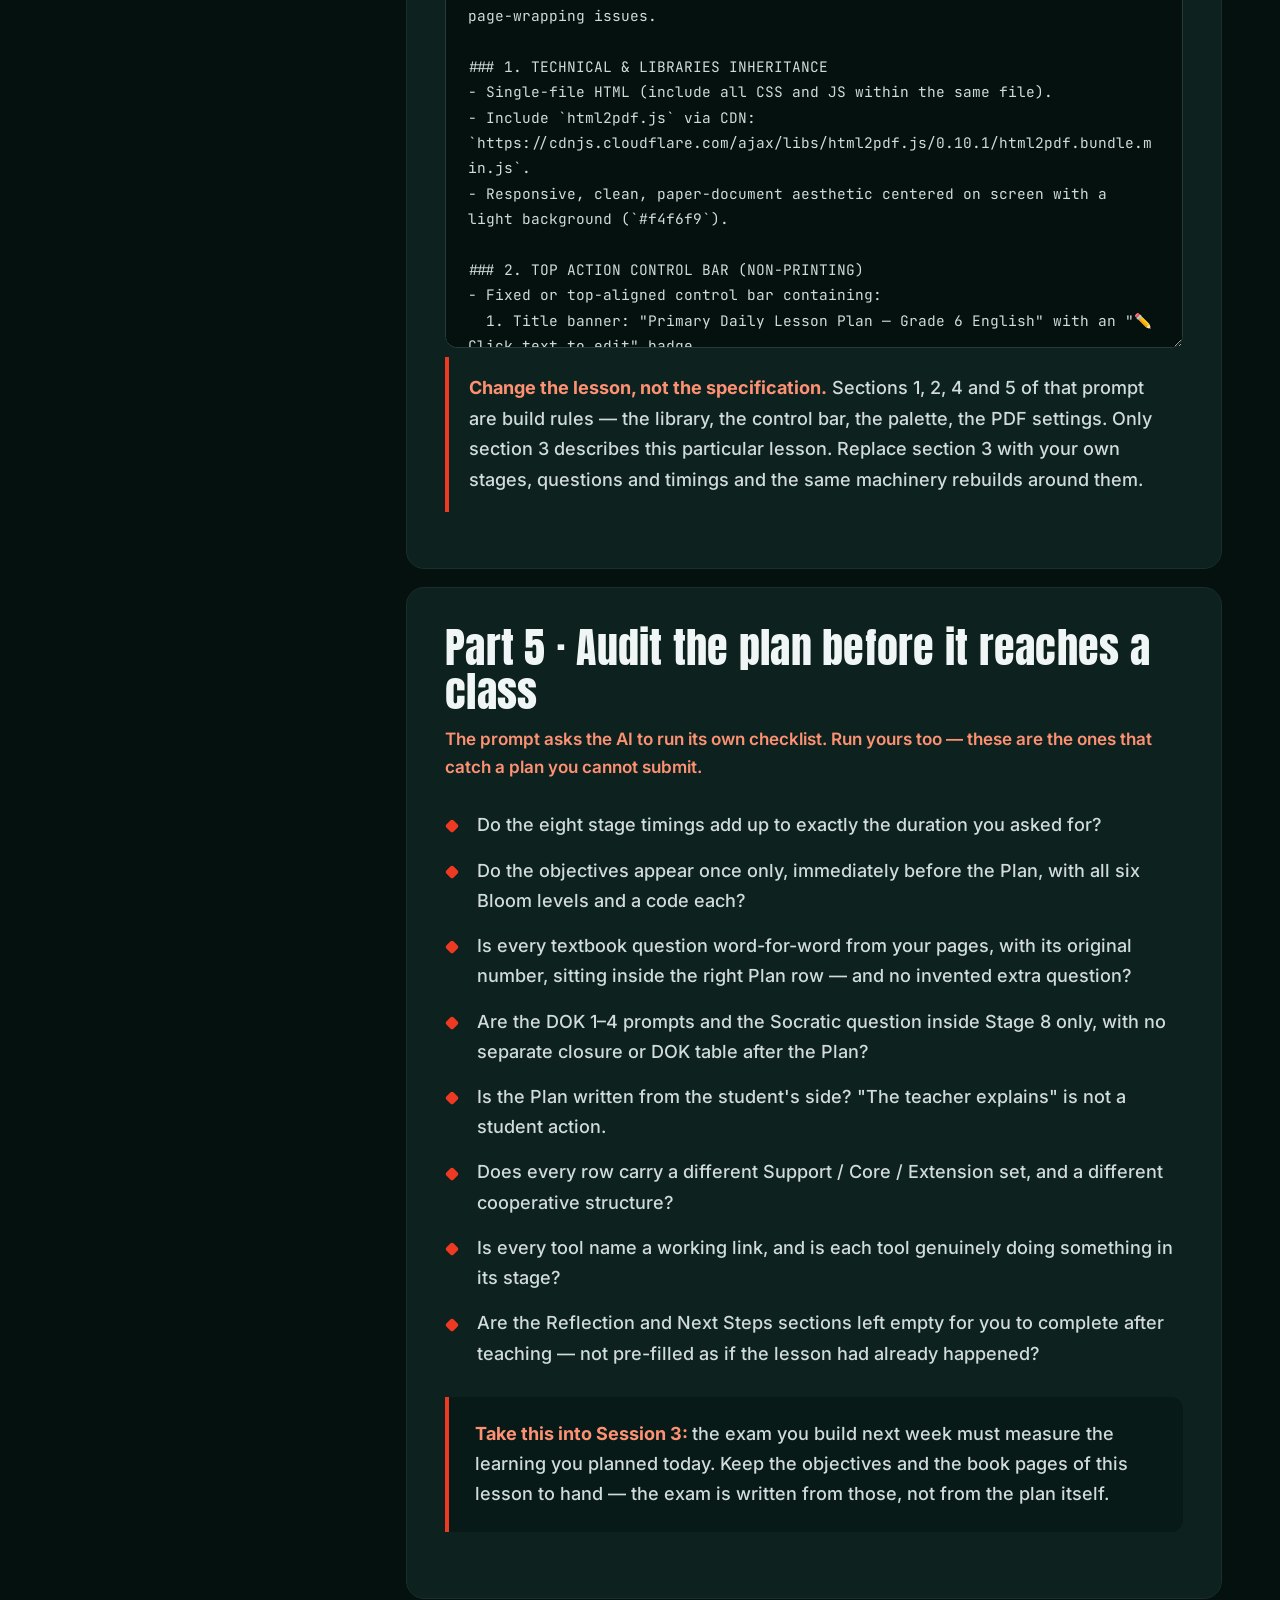
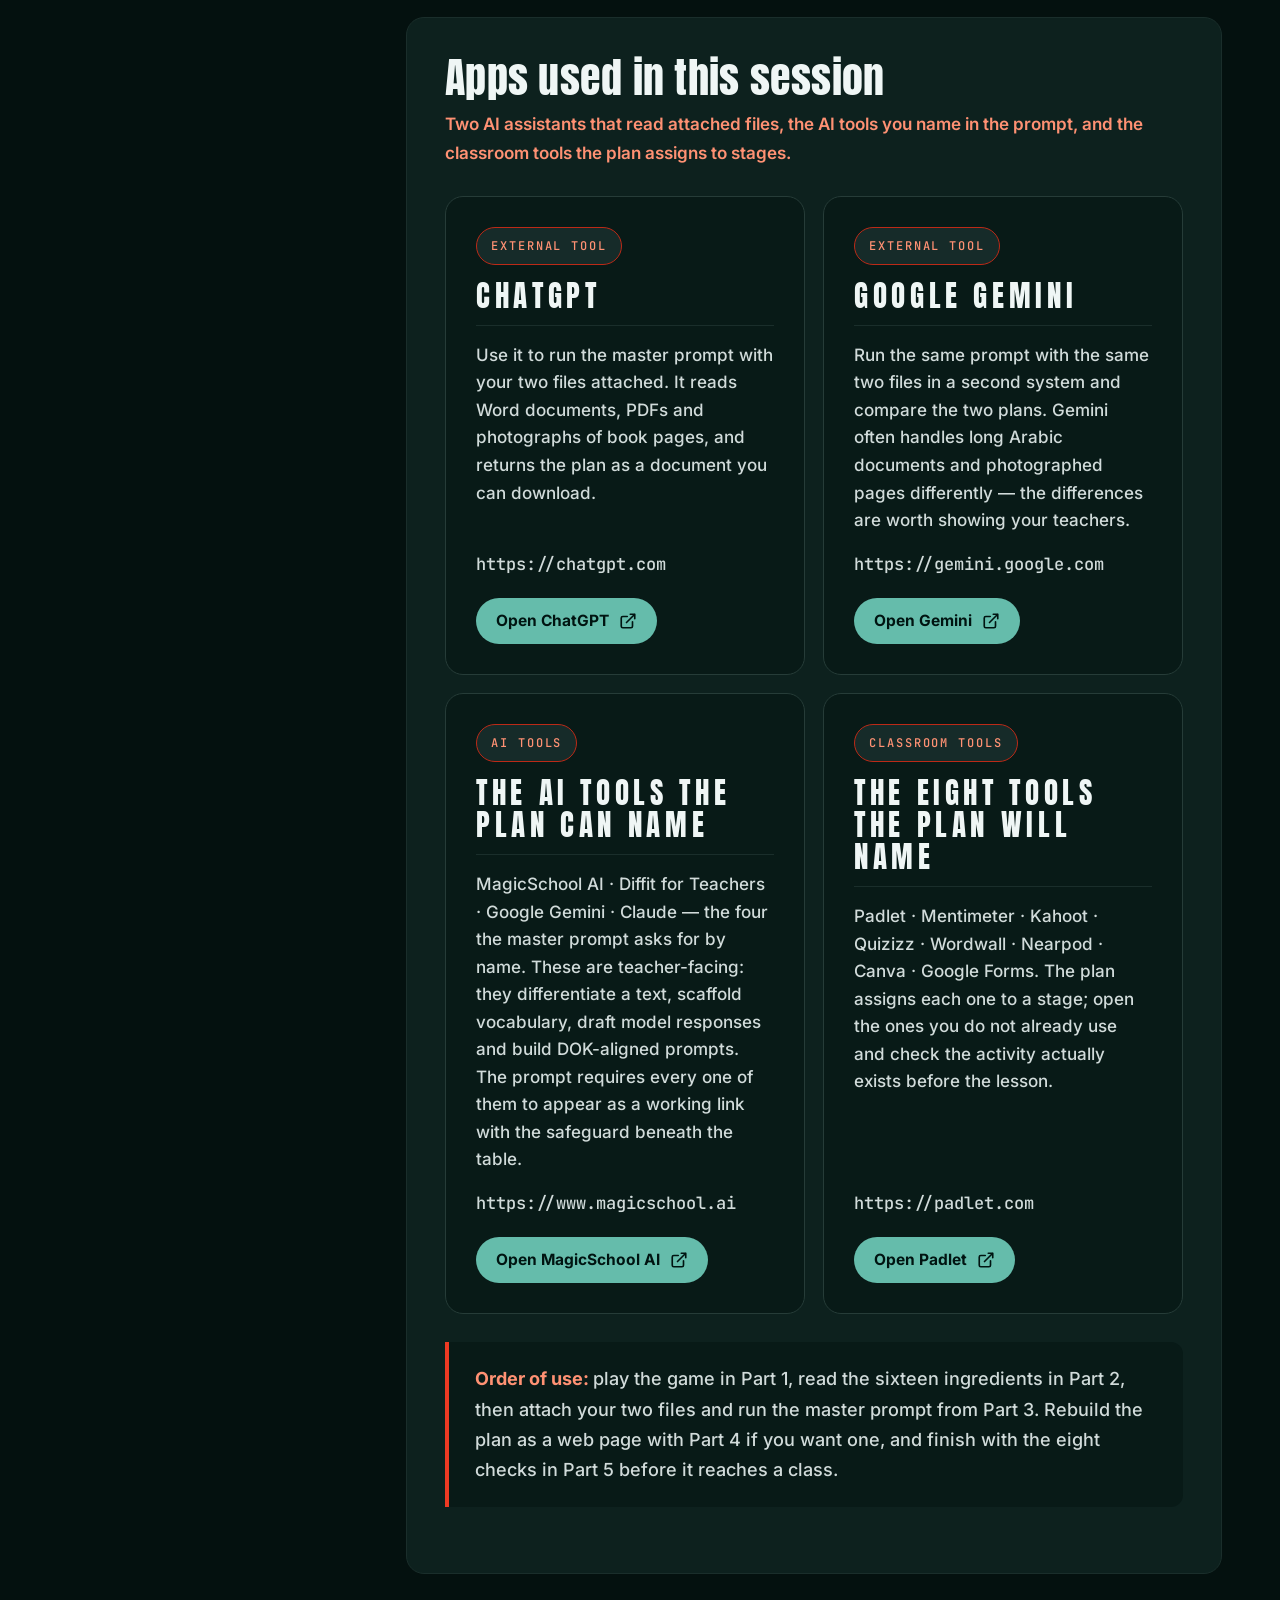
<file: session2.html>
<!doctype html>
<html lang="en" dir="ltr">
<head>
<meta charset="utf-8">
<meta name="viewport" content="width=device-width,initial-scale=1">
<title data-en="Session 2 · AI-powered lesson planning — Level 1 · Edulixa 360" data-ar="المحاضرة ٢ · تخطيط الدروس بالذكاء الاصطناعي — المستوى الأول · Edulixa 360">Session 2 · AI-powered lesson planning — Level 1 · Edulixa 360</title>
<link rel="stylesheet" href="assets/edulixa.css">
</head>
<body>

<a class="skip" href="#main" data-en="Skip to content" data-ar="تخطَّ إلى المحتوى">Skip to content</a>

<!-- ============ TOP BAR ============ -->
<header class="topbar">
  <div class="topbar-in">
    <div class="brand">
      <img src="assets/logo-reversed.png" alt="Edulixa 360">
      <span class="brand-tag" data-en="AI Masterclass · Level 1" data-ar="الماستر كلاس · المستوى الأول">AI Masterclass · Level 1</span>
    </div>
    <div class="topbar-actions">
      <a class="btn btn-ghost" href="index.html"><svg class="ic flip" viewBox="0 0 24 24" fill="none" stroke="currentColor" stroke-width="2.4" stroke-linecap="round" stroke-linejoin="round"><path d="M19 12H5M11 18l-6-6 6-6"/></svg><span data-en="All sessions" data-ar="كل المحاضرات">All sessions</span></a>
      <button class="btn btn-ghost" data-lang-toggle type="button" lang="ar">العربية</button>
    </div>
  </div>
</header>

<!-- ============ HERO ============ -->
<div class="hero">
  <div class="wrap">
    <a class="backlink" href="index.html"><svg viewBox="0 0 24 24" fill="none" stroke="currentColor" stroke-width="2.4" stroke-linecap="round" stroke-linejoin="round" aria-hidden="true"><path d="M19 12H5M11 18l-6-6 6-6"/></svg><span data-en="Back to all sessions" data-ar="العودة إلى كل المحاضرات">Back to all sessions</span></a>
    <p class="eyebrow" data-en="Session 2 of 5 · Main tools: ChatGPT and Gemini" data-ar="المحاضرة ٢ من ٥ · الأدوات الرئيسية: ChatGPT وGemini">Session 2 of 5 · Main tools: ChatGPT and Gemini</p>
    <h1 class="display" data-en="A lesson plan is only as complete as the request behind it." data-ar="خطة الدرس لا تكتمل أكثر مما اكتمل الطلب الذي أنتجها.">A lesson plan is only as complete as the request behind it.</h1>
    <p class="lede" data-en="Start with a game that puts the four letters of RCTF back together. Then list everything a perfect lesson plan needs, attach your school's own template and the pages of the book, and run one master prompt that writes the plan — as a Word file, or as a web page that exports its own PDF." data-ar="ابدأ بلعبة تعيد تركيب حروف إطار RCTF الأربعة. ثم اسرد كل ما تحتاجه خطة الدرس المثالية، وأرفق نموذج مدرستك وصفحات الكتاب، وشغِّل أمرًا رئيسيًا واحدًا يكتب الخطة — ملف Word، أو صفحة ويب تصدِّر ملف PDF بنفسها.">Start with a game that puts the four letters of RCTF back together. Then list everything a perfect lesson plan needs, attach your school's own template and the pages of the book, and run one master prompt that writes the plan — as a Word file, or as a web page that exports its own PDF.</p>
    <div class="hero-actions">
      <a class="btn btn-accent" href="#game" data-en="Play the warm-up game" data-ar="ابدأ بلعبة التهيئة">Play the warm-up game</a>
      <a class="btn btn-outline" href="#master"><svg class="ic" viewBox="0 0 24 24" fill="none" stroke="currentColor" stroke-width="2.2" stroke-linecap="round" stroke-linejoin="round"><path d="M4 4h16v16H4zM8 9h8M8 13h8M8 17h5"/></svg><span data-en="Go straight to the master prompt" data-ar="اذهب مباشرة إلى الأمر الرئيسي">Go straight to the master prompt</span></a>
    </div>
  </div>
</div>

<main id="main">
<section class="sec">
  <div class="wrap">
    <div class="split">

      <!-- ---------- STICKY RAIL ---------- -->
      <aside class="rail">
        <h2 data-en="Session at a glance" data-ar="المحاضرة في لمحة">Session at a glance</h2>
        <p data-en="Five moves, in order." data-ar="خمس خطوات بالترتيب.">Five moves, in order.</p>
        <ol>
          <li data-go="game" data-en="Play: match each line to its letter" data-ar="العب: طابق كل سطر بحرفه">Play: match each line to its letter</li>
          <li data-go="needs" data-en="List what a perfect lesson plan needs" data-ar="اسرد ما تحتاجه خطة الدرس المثالية">List what a perfect lesson plan needs</li>
          <li data-go="master" data-en="Attach two files and run the master prompt" data-ar="أرفق ملفين وشغِّل الأمر الرئيسي">Attach two files and run the master prompt</li>
          <li data-go="webpage" data-en="Rebuild it as an interactive page" data-ar="أعد بناءها صفحة تفاعلية">Rebuild it as an interactive page</li>
          <li data-go="audit" data-en="Audit the plan that comes back" data-ar="دقِّق الخطة التي تعود إليك">Audit the plan that comes back</li>
        </ol>
        <p class="rail-hint" data-en="Select a step to jump to it and switch its light on. Your lights are remembered." data-ar="اختر خطوة للانتقال إليها وإضاءة نورها. تُحفظ الأضواء التي أشعلتها.">Select a step to jump to it and switch its light on. Your lights are remembered.</p>
        <a class="btn btn-accent" href="#apps" data-en="Open the tools" data-ar="افتح الأدوات">Open the tools</a>
      </aside>

      <!-- ---------- CONTENT ---------- -->
      <div>

        <!-- ============ SUMMARY ============ -->
        <div class="block">
          <h2 class="display" data-en="Summary of the session" data-ar="ملخص المحاضرة">Summary of the session</h2>
          <p class="sub" data-en="From the four letters you learned in Session 1 to a lesson plan you can hand to a colleague." data-ar="من الحروف الأربعة التي تعلمتها في المحاضرة الأولى إلى خطة درس تسلِّمها لزميل.">From the four letters you learned in Session 1 to a lesson plan you can hand to a colleague.</p>

          <p data-en="Session 1 gave you RCTF. Session 2 puts it to work on the task that takes the largest share of a teacher's week. Nothing new is added to the frame — the same four questions are simply asked about a lesson instead of a picture, and asked with far more detail, because a lesson plan has far more parts than a photograph." data-ar="أعطتك المحاضرة الأولى إطار RCTF. وتضعه المحاضرة الثانية موضع التنفيذ في المهمة التي تستهلك أكبر جزء من أسبوع المعلم. لا شيء جديد يُضاف إلى الإطار — الأسئلة الأربعة نفسها تُطرح على درس بدلًا من صورة، وتُطرح بتفصيل أكبر بكثير، لأن خطة الدرس أكثر أجزاءً من الصورة.">Session 1 gave you RCTF. Session 2 puts it to work on the task that takes the largest share of a teacher's week. Nothing new is added to the frame — the same four questions are simply asked about a lesson instead of a picture, and asked with far more detail, because a lesson plan has far more parts than a photograph.</p>

          <p data-en="We begin with a game, because a frame you can take apart is a frame you own. Twelve lines from one real, working prompt are shuffled into a pile; your job is to send each line home to R, C, T or F. Then we do the same thing in the opposite direction: we list what a lesson plan needs, and build the prompt out of that list." data-ar="نبدأ بلعبة، لأن الإطار الذي تستطيع تفكيكه هو إطار تملكه. اثنا عشر سطرًا من أمر حقيقي واحد مبعثرة في كومة، ومهمتك أن تعيد كل سطر إلى بيته: R أو C أو T أو F. ثم نفعل الشيء نفسه في الاتجاه المعاكس: نسرد ما تحتاجه خطة الدرس، ونبني الأمر من هذه القائمة.">We begin with a game, because a frame you can take apart is a frame you own. Twelve lines from one real, working prompt are shuffled into a pile; your job is to send each line home to R, C, T or F. Then we do the same thing in the opposite direction: we list what a lesson plan needs, and build the prompt out of that list.</p>

          <h3 data-en="What you will be able to do by the end" data-ar="ما ستكون قادرًا عليه في النهاية">What you will be able to do by the end</h3>
          <ol class="outputs">
            <li data-en-html="Read any prompt by its letters<small>Take a finished prompt apart and name which part is R, C, T and F.</small>" data-ar-html="قراءة أي أمر بحروفه<small>فكِّك أمرًا جاهزًا وحدِّد أي جزء منه هو R وC وT وF.</small>">Read any prompt by its letters<small>Take a finished prompt apart and name which part is R, C, T and F.</small></li>
            <li data-en-html="Name what a plan needs<small>Sixteen ingredients, from the curriculum code to the page border.</small>" data-ar-html="تسمية ما تحتاجه الخطة<small>ستة عشر مكوِّنًا، من الكود المنهجي إلى إطار الصفحة.</small>">Name what a plan needs<small>Sixteen ingredients, from the curriculum code to the page border.</small></li>
            <li data-en-html="Run one master prompt<small>One editable RCTF prompt — ten fields, source-control rules and a twelve-point quality check.</small>" data-ar-html="تشغيل أمر رئيسي واحد<small>أمر واحد قابل للتعديل بإطار RCTF — عشرة حقول، وقواعد ضبط للمصادر، وقائمة ضبط جودة من اثني عشر بندًا.</small>">Run one master prompt<small>One editable RCTF prompt — ten fields, source-control rules and a twelve-point quality check.</small></li>
            <li class="is-new" data-en-html="Feed the AI your own documents<small>Attach your school's lesson-plan template and the pages of the student book.</small>" data-ar-html="تغذية الذكاء الاصطناعي بمستنداتك<small>أرفق نموذج إعداد الدرس في مدرستك وصفحات كتاب الطالب.</small>">Feed the AI your own documents<small>Attach your school's lesson-plan template and the pages of the student book.</small></li>
            <li data-en-html="Ship it two ways<small>A Word file for the archive, and an editable web page that exports its own PDF.</small>" data-ar-html="تسليمها بصورتين<small>ملف Word للأرشيف، وصفحة ويب قابلة للتحرير تصدِّر ملف PDF بنفسها.</small>">Ship it two ways<small>A Word file for the archive, and an editable web page that exports its own PDF.</small></li>
            <li data-en-html="Audit what comes back<small>Check the plan against your own request before it reaches a class.</small>" data-ar-html="تدقيق ما يعود إليك<small>قارن الخطة بطلبك أنت قبل أن تصل إلى الفصل.</small>">Audit what comes back<small>Check the plan against your own request before it reaches a class.</small></li>
          </ol>

          <div class="callout">
            <p style="margin:0"><b data-en="The rule carried over from Session 1: " data-ar="القاعدة المنقولة من المحاضرة الأولى: ">The rule carried over from Session 1: </b><span data-en="the AI writes the draft, you approve it. A lesson plan produced here is a draft until a qualified teacher has read every line of it." data-ar="الذكاء الاصطناعي يكتب المسودة، وأنت من يعتمدها. وخطة الدرس المنتَجة هنا تبقى مسودة حتى يقرأ معلم مؤهل كل سطر فيها.">the AI writes the draft, you approve it. A lesson plan produced here is a draft until a qualified teacher has read every line of it.</span></p>
          </div>
        </div>

        <!-- ============ PART 1 · THE GAME ============ -->
        <div class="block" id="game">
          <h2 class="display" data-en="Part 1 · Send each line home" data-ar="الجزء الأول · أعِد كل سطر إلى بيته">Part 1 · Send each line home</h2>
          <p class="sub" data-en="Twelve lines from one real prompt. Four letters. Five minutes." data-ar="اثنا عشر سطرًا من أمر حقيقي واحد. أربعة حروف. خمس دقائق.">Twelve lines from one real prompt. Four letters. Five minutes.</p>

          <p data-en="The lines below all come from a single working prompt — the one that produced the course poster further down this page. They have been shuffled. Send each line to the letter whose question it answers: who the AI should be, what it must know, what it must do, or how the result must be delivered." data-ar="الأسطر التالية كلها مأخوذة من أمر واحد عملي — وهو الأمر الذي أنتج ملصق الدورة أسفل هذه الصفحة. وقد جرى خلطها. أرسل كل سطر إلى الحرف الذي يجيب عن سؤاله: من يكون الذكاء الاصطناعي، وما الذي يجب أن يعرفه، وماذا يجب أن يفعل، وكيف تُسلَّم النتيجة.">The lines below all come from a single working prompt — the one that produced the course poster further down this page. They have been shuffled. Send each line to the letter whose question it answers: who the AI should be, what it must know, what it must do, or how the result must be delivered.</p>

          <p class="game-hint" data-en="With a mouse: drag a line into a box. With a keyboard or a touch screen: select the line, then select the box. A line that lands in the wrong box will refuse and shake. The four boxes do not hold equal numbers — a real prompt never divides evenly." data-ar="بالفأرة: اسحب السطر إلى الصندوق. بلوحة المفاتيح أو شاشة اللمس: اختر السطر ثم اختر الصندوق. والسطر الذي يقع في الصندوق الخطأ يرفض ويهتز. والصناديق الأربعة لا تحمل أعدادًا متساوية — فالأمر الحقيقي لا ينقسم بالتساوي أبدًا.">With a mouse: drag a line into a box. With a keyboard or a touch screen: select the line, then select the box. A line that lands in the wrong box will refuse and shake. The four boxes do not hold equal numbers — a real prompt never divides evenly.</p>

          <div class="game" id="rctf-game"
               data-score-en="Placed {n} of {t}" data-score-ar="وضعت {n} من {t}"
               data-ok-en="Correct." data-ok-ar="إجابة صحيحة."
               data-no-en="Not that letter. Read the line again and ask which of the four questions it answers." data-no-ar="ليس هذا الحرف. أعد قراءة السطر واسأل نفسك: عن أي الأسئلة الأربعة يجيب؟"
               data-held-en="Selected. Now choose the box it belongs in." data-held-ar="تم اختيار السطر. اختر الآن الصندوق الذي ينتمي إليه."
               data-done-en="All twelve are home. What you are looking at is one complete RCTF prompt — and you have just read it from the inside." data-done-ar="وصلت الأسطر الاثنا عشر كلها إلى بيوتها. ما تنظر إليه الآن أمر RCTF كامل — وقد قرأته للتو من الداخل.">

            <div class="game-head">
              <p class="game-score" aria-live="polite">Placed 0 of 12</p>
              <button class="btn btn-ghost" type="button" data-game-reset data-en="Shuffle and start again" data-ar="اخلط وابدأ من جديد">Shuffle and start again</button>
            </div>

            <div class="game-board">
            <div class="game-pool">

              <span class="frag" role="button" tabindex="0" id="fr-r1" data-slot="R"
                data-en="Act as an expert professional portrait photographer and cinematic 3D character designer."
                data-ar="تصرَّف بصفتك مصوِّر بورتريه محترفًا خبيرًا ومصمِّم شخصيات ثلاثية الأبعاد سينمائية."
                data-why-en="Role tells the AI whose skill to borrow before it does anything at all."
                data-why-ar="الدور يخبر الذكاء الاصطناعي بخبرة مَن يستعير قبل أن يبدأ العمل أصلًا.">Act as an expert professional portrait photographer and cinematic 3D character designer.</span>

              <span class="frag" role="button" tabindex="0" id="fr-c1" data-slot="C"
                data-en="A seamless cyan-blue studio background with a matching cyan-blue floor."
                data-ar="خلفية استوديو زرقاء سماوية متصلة بلا فواصل، مع أرضية بالدرجة نفسها."
                data-why-en="Context is the world the picture lives in — background, floor, light."
                data-why-ar="السياق هو العالم الذي تعيش فيه الصورة — الخلفية والأرضية والضوء.">A seamless cyan-blue studio background with a matching cyan-blue floor.</span>

              <span class="frag" role="button" tabindex="0" id="fr-f1" data-slot="F"
                data-en="Vertical portrait, aspect ratio 2:3, full-body framing, high resolution."
                data-ar="صورة عمودية، بنسبة أبعاد 2:3، بإطار يشمل الجسم كاملًا، وبدقة عالية."
                data-why-en="Format is the shape of the delivered file — the part you can measure."
                data-why-ar="التنسيق هو شكل الملف المسلَّم — وهو الجزء الذي يمكنك قياسه.">Vertical portrait, aspect ratio 2:3, full-body framing, high resolution.</span>

              <span class="frag" role="button" tabindex="0" id="fr-t1" data-slot="T"
                data-en="Position the bird at the lower left and the woman on the right, standing slightly behind it."
                data-ar="ضع الطائر في أسفل اليسار والمرأة على اليمين، واقفة خلفه قليلًا."
                data-why-en="Task is what actually happens inside the frame — placement, action, relationship."
                data-why-ar="المهمة هي ما يحدث فعلًا داخل الإطار — الموضع والحركة والعلاقة.">Position the bird at the lower left and the woman on the right, standing slightly behind it.</span>

              <span class="frag" role="button" tabindex="0" id="fr-c2" data-slot="C"
                data-en="Exactly two subjects: an elegant middle-aged woman in a beige hijab and a navy blazer."
                data-ar="شخصان اثنان بالضبط: امرأة أنيقة في منتصف العمر بحجاب بيج وجاكيت كحلي."
                data-why-en="Say how many subjects there are, or the AI will quietly add one you did not ask for."
                data-why-ar="حدِّد عدد الأشخاص، وإلا أضاف الذكاء الاصطناعي في صمت شخصًا لم تطلبه.">Exactly two subjects: an elegant middle-aged woman in a beige hijab and a navy blazer.</span>

              <span class="frag" role="button" tabindex="0" id="fr-r2" data-slot="R"
                data-en="Act as a photorealistic human artist and an advanced image-compositing specialist."
                data-ar="تصرَّف بصفتك فنانًا متخصصًا في الواقعية الفوتوغرافية للبشر وخبيرًا متقدمًا في دمج الصور."
                data-why-en="Two subjects drawn in two different styles need two different specialists — so name both."
                data-why-ar="موضوعان مرسومان بأسلوبين مختلفين يحتاجان إلى خبيرين مختلفين — فسمِّ الاثنين.">Act as a photorealistic human artist and an advanced image-compositing specialist.</span>

              <span class="frag" role="button" tabindex="0" id="fr-t2" data-slot="T"
                data-en="Rest her left forearm across the top of the bird's head, with five relaxed fingers."
                data-ar="ضع ساعدها الأيسر فوق رأس الطائر، بخمسة أصابع مسترخية."
                data-why-en="A task written as a physical action is a task you can check in the result."
                data-why-ar="المهمة المكتوبة كحركة مادية مهمة يمكنك التحقق منها في النتيجة.">Rest her left forearm across the top of the bird's head, with five relaxed fingers.</span>

              <span class="frag" role="button" tabindex="0" id="fr-f2" data-slot="F"
                data-en="A straight-on camera angle with a natural 50–70 mm portrait-lens appearance."
                data-ar="زاوية كاميرا مواجهة مباشرة، بمظهر عدسة بورتريه طبيعية من 50 إلى 70 مم."
                data-why-en="Camera height and lens are format decisions, not artistic ones."
                data-why-ar="ارتفاع الكاميرا والعدسة قرارات تنسيق لا قرارات فنية.">A straight-on camera angle with a natural 50–70 mm portrait-lens appearance.</span>

              <span class="frag" role="button" tabindex="0" id="fr-c3" data-slot="C"
                data-en="A giant, friendly blue cartoon bird with two long crest feathers and a small orange beak."
                data-ar="طائر كرتوني أزرق عملاق وودود، بريشتَي عُرف طويلتين ومنقار برتقالي صغير."
                data-why-en="Every detail you do not describe is a detail the AI invents on your behalf."
                data-why-ar="كل تفصيلة لا تصفها هي تفصيلة يخترعها الذكاء الاصطناعي نيابة عنك.">A giant, friendly blue cartoon bird with two long crest feathers and a small orange beak.</span>

              <span class="frag" role="button" tabindex="0" id="fr-f4" data-slot="F"
                data-en="Render believable anatomy, high-quality materials, accurate lighting and flawless visual integration."
                data-ar="نفِّذ تشريحًا مقنعًا، وخامات عالية الجودة، وإضاءة دقيقة، ودمجًا بصريًا لا تشوبه شائبة."
                data-why-en="A quality standard describes the finished file, so it belongs with size, resolution and lens — not with who the AI should be."
                data-why-ar="معيار الجودة يصف الملف النهائي، فمكانه مع المقاس والدقة والعدسة — لا مع تحديد من يكون الذكاء الاصطناعي.">Render believable anatomy, high-quality materials, accurate lighting and flawless visual integration.</span>

              <span class="frag" role="button" tabindex="0" id="fr-f3" data-slot="F"
                data-en="No text, no logos, no watermark, no border, and no extra fingers or toes."
                data-ar="بلا نصوص، وبلا شعارات، وبلا علامة مائية، وبلا حدود، وبلا أصابع أو أصابع قدم زائدة."
                data-why-en="What must NOT appear is part of the format. Name it, or it appears."
                data-why-ar="ما يجب ألا يظهر جزء من التنسيق. سمِّه، وإلا ظهر.">No text, no logos, no watermark, no border, and no extra fingers or toes.</span>

              <span class="frag" role="button" tabindex="0" id="fr-t3" data-slot="T"
                data-en="Cross her legs casually at the ankles and let her smile confidently at the camera."
                data-ar="اجعلها تعقد ساقيها بتلقائية عند الكاحلين، وتبتسم بثقة نحو الكاميرا."
                data-why-en="Pose and expression belong to the task; leave them out and you get a stiff photograph."
                data-why-ar="الوقفة وتعبير الوجه جزء من المهمة، وإهمالهما يعطيك صورة جامدة.">Cross her legs casually at the ankles and let her smile confidently at the camera.</span>

            </div>

            <div class="game-zones">
              <div class="zone" data-drop="R" tabindex="0" role="button" data-en-label="Role box — drop the lines that say who the AI should be" data-ar-label="صندوق الدور — أفلت فيه الأسطر التي تحدد من يكون الذكاء الاصطناعي">
                <div class="zone-head">
                  <span class="zone-k" aria-hidden="true">R</span>
                  <span class="zone-t" data-en="Role · who it should be" data-ar="الدور · من يكون">Role · who it should be</span>
                </div>
                <div class="zone-in"></div>
              </div>
              <div class="zone" data-drop="C" tabindex="0" role="button" data-en-label="Context box — drop the lines that say what the AI must know" data-ar-label="صندوق السياق — أفلت فيه الأسطر التي تحدد ما يجب أن يعرفه">
                <div class="zone-head">
                  <span class="zone-k" aria-hidden="true">C</span>
                  <span class="zone-t" data-en="Context · what it must know" data-ar="السياق · ما يجب أن يعرفه">Context · what it must know</span>
                </div>
                <div class="zone-in"></div>
              </div>
              <div class="zone" data-drop="T" tabindex="0" role="button" data-en-label="Task box — drop the lines that say what the AI must do" data-ar-label="صندوق المهمة — أفلت فيه الأسطر التي تحدد ما يجب أن يفعله">
                <div class="zone-head">
                  <span class="zone-k" aria-hidden="true">T</span>
                  <span class="zone-t" data-en="Task · what it must do" data-ar="المهمة · ماذا يفعل">Task · what it must do</span>
                </div>
                <div class="zone-in"></div>
              </div>
              <div class="zone" data-drop="F" tabindex="0" role="button" data-en-label="Format box — drop the lines that say how the result must be delivered" data-ar-label="صندوق التنسيق — أفلت فيه الأسطر التي تحدد كيف تُسلَّم النتيجة">
                <div class="zone-head">
                  <span class="zone-k" aria-hidden="true">F</span>
                  <span class="zone-t" data-en="Format · how it arrives" data-ar="التنسيق · كيف تصل النتيجة">Format · how it arrives</span>
                </div>
                <div class="zone-in"></div>
              </div>
            </div>

            </div>

            <p class="game-msg" aria-live="polite"></p>
          </div>

          <div class="hint">
            <p style="margin:0" data-en-html="<b>Why a poster and not a lesson?</b> Because a picture shows you instantly whether the AI obeyed. A lesson plan hides its mistakes inside paragraphs; a picture puts them on the surface. Learn to read the frame here, then take the same eye to your lesson plans." data-ar-html="<b>لماذا ملصق لا درس؟</b> لأن الصورة تُظهر لك فورًا هل نفَّذ الذكاء الاصطناعي أمرك أم لا. خطة الدرس تخفي أخطاءها داخل الفقرات، أما الصورة فتضعها على السطح. تعلَّم قراءة الإطار هنا، ثم انقل العين نفسها إلى خطط دروسك."><b>Why a poster and not a lesson?</b> Because a picture shows you instantly whether the AI obeyed. A lesson plan hides its mistakes inside paragraphs; a picture puts them on the surface. Learn to read the frame here, then take the same eye to your lesson plans.</p>
          </div>

          <h3 data-en="The whole prompt the twelve lines came from" data-ar="الأمر الكامل الذي جاءت منه الأسطر الاثنا عشر">The whole prompt the twelve lines came from</h3>
          <p data-en="This is a standalone prompt: it describes every visual detail in words and never refers to a reference photograph. It can rebuild the composition closely, but it cannot reproduce a real person's face without that person's photograph — a limit worth stating plainly to your teachers." data-ar="هذا أمر قائم بذاته: يصف كل تفصيلة بصرية بالكلمات ولا يشير إلى صورة مرجعية إطلاقًا. ويستطيع إعادة بناء التكوين بدقة قريبة، لكنه لا يستطيع إعادة إنتاج ملامح شخص حقيقي دون صورته — وهو قيد يستحق أن تذكره بوضوح لمعلميك.">This is a standalone prompt: it describes every visual detail in words and never refers to a reference photograph. It can rebuild the composition closely, but it cannot reproduce a real person's face without that person's photograph — a limit worth stating plainly to your teachers.</p>

          <p class="prompt-label" data-en="The course-poster prompt — English" data-ar="أمر ملصق الدورة — بالإنجليزية">The course-poster prompt — English</p>
          <div class="prompt-tools">
            <button class="btn btn-ghost" type="button" data-copy="p-poster-en" data-en="Copy" data-ar="نسخ">Copy</button>
            <span class="copied" aria-live="polite"></span>
          </div>
          <textarea class="prompt-box is-tall" id="p-poster-en" spellcheck="false">R — ROLE
Act as an expert professional portrait photographer, cinematic 3D character designer, photorealistic human artist and advanced image-compositing specialist.
Create a polished studio portrait that seamlessly combines a naturally photographed professional woman with a premium 3D animated bird.

C — CONTEXT
Create a full-body vertical studio portrait against a completely seamless cyan-blue background and a matching cyan-blue floor. The scene contains exactly two subjects.

THE WOMAN — on the right of the frame, confident, elegant, middle-aged:
- A softly oval, naturally proportioned face and light-to-medium warm skin.
- Visible natural pores, fine expression lines and subtle facial asymmetry.
- Large but realistically proportioned almond-shaped hazel-green eyes, dark pupils, natural white sclera and small photographic catchlights.
- Defined upper eyelids with elegant black eyeliner, soft brown eyeshadow, natural lashes and dark, gently arched eyebrows.
- A straight, naturally proportioned nose, defined cheekbones, softly rounded cheeks and natural rose-coloured lips.
- A warm, genuinely happy and confident smile, slightly raised cheeks, smiling eyes and a small, tasteful amount of natural white teeth visible.
- Black wispy fringe visible across her forehead.
- A beige hijab with delicate lace edging, wrapped neatly around her head, neck and shoulders, and large textured gold hoop earrings.
- A professionally tailored dark-navy blazer with small gold buttons on the sleeves, a crisp white blouse with a high, simple neckline, matching high-waisted navy tailored trousers and clean white low-top lace-up trainers.

THE BIRD — on the left of the frame, giant, friendly, almost shoulder-height beside her:
- A large, plump, rounded egg-shaped body in thick, extremely soft sky-blue feathers, with a lighter powder-blue fluffy chest and belly.
- Two long blue crest feathers rising diagonally from its head.
- Exactly two enormous oval eyes: bright white sclera, vivid turquoise-blue irises, large centred black pupils, small glossy white catchlights and thin warm-brown rims around both eyes.
- A small orange-yellow triangular beak and short blue feathered wings resting against its sides.
- Exactly three short black tail feathers, two short orange legs and two large orange feet with three rounded forward-facing toes each.
- A sweet, innocent and slightly curious expression.

T — TASK
Create a warm, professional full-body portrait of the woman posing casually with the giant blue bird.
- Position the bird in the lower left and centre of the composition, with its complete crest, body, wings, tail, legs and feet visible.
- Position the woman on the right, standing slightly behind the bird and slightly taller than it.
- Face her body and head directly toward the camera.
- Bend her left arm comfortably at the elbow and rest her left forearm naturally across the top-right side of the bird's head, letting her left hand hang gently over its feathers with five anatomically correct, relaxed fingers.
- Let her right arm hang naturally beside her body.
- Cross her legs casually at the ankles: left trainer planted on the floor, right foot angled outward and resting lightly on its toes with the heel raised.
- Give her an upright but relaxed posture and a happy, confident smile toward the camera.
- Render the woman as genuinely photorealistic: realistic adult facial proportions, natural pores, fine skin texture, subtle expression lines, authentic eyelids, tear lines, iris texture and facial asymmetry, realistic hands, joints, fingernails and fabric folds, and a natural middle-aged appearance. Avoid plastic skin, exaggerated eyes, excessive symmetry and beauty-filter effects.
- Render the bird in a polished cinematic 3D animation style: dense, individually visible soft feathers, glossy dimensional eyes and rounded, friendly proportions, charming and suitable for an educational brand.
- Illuminate both subjects with the same soft studio lighting, with believable contact shadows beneath their feet and consistent shadows where her arm touches the bird.
- Create a cheerful, trustworthy, imaginative and professional atmosphere.

F — FORMAT
- Vertical portrait image, aspect ratio 2:3, full-body framing, high resolution.
- Straight-on camera angle, camera positioned at approximately waist-to-chest height, natural 50–70 mm portrait-lens appearance.
- Sharp focus on both subjects. Soft frontal studio key light, gentle fill light and subtle dimensional rim lighting.
- Smooth cyan-blue seamless background and floor, with generous clean negative space above the subjects.
- Photorealistic woman, premium cinematic 3D animated bird, natural colour balance, and highly detailed skin, eyes, hijab lace, fabric, feathers and footwear.
- No text, logos, watermark or border. No furniture or decorations. No additional characters. No cropped body parts.
- No extra crest feathers, wings, legs, fingers or toes. No distorted hands or anatomy. No plastic skin. No doll-like human face. No excessive retouching. No blurred faces. No floating objects.
- Render believable human anatomy, realistic facial detail, high-quality materials, accurate lighting and flawless visual integration, so the photographed woman and the animated bird read as one seamless studio portrait.</textarea>

          <p class="prompt-label" data-en="The course-poster prompt — Arabic" data-ar="أمر ملصق الدورة — بالعربية">The course-poster prompt — Arabic</p>
          <div class="prompt-tools">
            <button class="btn btn-ghost" type="button" data-copy="p-poster-ar" data-en="Copy" data-ar="نسخ">Copy</button>
            <span class="copied" aria-live="polite"></span>
          </div>
          <textarea class="prompt-box is-tall is-ar" id="p-poster-ar" spellcheck="false">R — الدور
تصرَّف بصفتك مصوِّر بورتريه محترفًا خبيرًا، ومصمِّم شخصيات ثلاثية الأبعاد سينمائية، وفنانًا متخصصًا في الواقعية الفوتوغرافية للبشر، وخبيرًا متقدمًا في دمج الصور.
أنشئ بورتريه استوديو متقنًا يجمع بسلاسة بين امرأة محترفة مصوَّرة تصويرًا طبيعيًا وطائر ثلاثي الأبعاد فاخر بأسلوب الرسوم المتحركة.

C — السياق
أنشئ بورتريه استوديو عموديًا يشمل الجسم كاملًا، على خلفية زرقاء سماوية متصلة تمامًا بلا فواصل، مع أرضية بالدرجة نفسها. ويحتوي المشهد على شخصين اثنين بالضبط.

المرأة — على يمين الإطار، واثقة وأنيقة وفي منتصف العمر:
- وجه بيضاوي ناعم بنسب طبيعية، وبشرة دافئة بين الفاتحة والمتوسطة.
- مسام طبيعية ظاهرة، وخطوط تعبير دقيقة، وعدم تماثل بسيط في ملامح الوجه.
- عينان لوزيتان كبيرتان بنسب واقعية بلون عسلي مخضر، وبؤبؤان داكنان، وبياض عين طبيعي، وانعكاسات ضوئية صغيرة.
- جفنان علويان محددان بكحل أسود أنيق، وظلال عيون بنية ناعمة، ورموش طبيعية، وحاجبان داكنان بانحناءة رقيقة.
- أنف مستقيم بنسب طبيعية، وعظام وجنتين بارزة، ووجنتان مستديرتان بنعومة، وشفتان بلون وردي طبيعي.
- ابتسامة دافئة سعيدة وواثقة حقًا، مع ارتفاع بسيط في الوجنتين، وعينين مبتسمتين، وقدر صغير لائق من الأسنان البيضاء الطبيعية.
- خصلات شعر أسود رفيعة ظاهرة على الجبهة.
- حجاب بيج بحافة دانتيل رقيقة، ملفوف بعناية حول الرأس والرقبة والكتفين، وقرطان ذهبيان كبيران بملمس بارز.
- جاكيت كحلي داكن مفصَّل باحتراف بأزرار ذهبية صغيرة على الأكمام، وبلوزة بيضاء أنيقة برقبة عالية بسيطة، وبنطلون كحلي مفصَّل بخصر عالٍ، وحذاء رياضي أبيض نظيف برباط ورقبة منخفضة.

الطائر — على يسار الإطار، عملاق وودود، يكاد يبلغ ارتفاع كتفها:
- جسم كبير ممتلئ بيضاوي مستدير، بريش أزرق سماوي كثيف وفائق النعومة، وصدر وبطن بلون أزرق باهت أفتح ووبري.
- ريشتا عُرف زرقاوان طويلتان ترتفعان قطريًا من رأسه.
- عينان بيضاويتان ضخمتان اثنتان بالضبط: بياض ناصع، وقزحيتان بلون فيروزي زاهٍ، وبؤبؤان أسودان كبيران في المنتصف، وانعكاسات بيضاء لامعة صغيرة، وحافتان رفيعتان بلون بني دافئ حول العينين.
- منقار مثلثي صغير بلون برتقالي مائل إلى الأصفر، وجناحان قصيران مكسوان بالريش الأزرق ملتصقان بجانبيه.
- ثلاث ريشات ذيل سوداء قصيرة بالضبط، وساقان برتقاليتان قصيرتان، وقدمان برتقاليتان كبيرتان لكل منهما ثلاثة أصابع مستديرة متجهة إلى الأمام.
- تعبير لطيف بريء يشوبه فضول خفيف.

T — المهمة
أنشئ بورتريه دافئًا واحترافيًا يشمل الجسم كاملًا، تقف فيه المرأة بتلقائية إلى جوار الطائر الأزرق العملاق.
- ضع الطائر في أسفل يسار التكوين وفي وسطه، مع بقاء عُرفه وجسمه وجناحيه وذيله وساقيه وقدميه ظاهرة كاملة.
- ضع المرأة على اليمين، واقفة خلف الطائر قليلًا وأطول منه قليلًا.
- اجعل جسدها ورأسها متجهين مباشرة نحو الكاميرا.
- اثنِ ذراعها الأيسر براحة عند المرفق، وضع ساعدها الأيسر بطبيعية على الجانب العلوي الأيمن من رأس الطائر، مع ترك يدها اليسرى تنسدل برفق فوق ريشه بخمسة أصابع مسترخية وصحيحة تشريحيًا.
- اترك ذراعها الأيمن منسدلًا بطبيعية إلى جانب جسدها.
- اجعلها تعقد ساقيها بتلقائية عند الكاحلين: الحذاء الأيسر ثابت على الأرض، والقدم اليمنى مائلة إلى الخارج مستندة برفق على أطراف أصابعها مع رفع الكعب.
- امنحها وقفة معتدلة لكن مسترخية، وابتسامة سعيدة واثقة نحو الكاميرا.
- اجعل المرأة واقعية فوتوغرافيًا بحق: نسب وجه بالغة واقعية، ومسام طبيعية، وملمس بشرة دقيق، وخطوط تعبير خفيفة، وجفون وخطوط دمع وملمس قزحية وعدم تماثل حقيقي، ويدان ومفاصل وأظافر وثنيات قماش واقعية، ومظهر طبيعي لسيدة في منتصف العمر. وتجنَّب البشرة البلاستيكية، والعيون المبالغ فيها، والتماثل المفرط، وتأثيرات فلاتر التجميل.
- اجعل الطائر بأسلوب رسوم متحركة ثلاثية الأبعاد سينمائي متقن: ريش ناعم كثيف تُرى شعيراته فرادى، وعينان لامعتان ذواتا بُعد، ونسب مستديرة ودودة، بمظهر محبب يليق بعلامة تعليمية.
- أضئ الشخصيتين بالإضاءة الاستوديو الناعمة نفسها، مع ظلال تلامس مقنعة تحت الأقدام، وظلال متسقة حيث تلامس ذراعها الطائر.
- اصنع أجواء مبهجة وجديرة بالثقة ومفعمة بالخيال والاحتراف.

F — التنسيق
- صورة بورتريه عمودية، بنسبة أبعاد 2:3، بإطار يشمل الجسم كاملًا، وبدقة عالية.
- زاوية كاميرا مواجهة مباشرة، والكاميرا على ارتفاع يقارب ما بين الخصر والصدر، بمظهر عدسة بورتريه طبيعية من 50 إلى 70 مم.
- تركيز حاد على الشخصيتين. وإضاءة مفتاحية أمامية ناعمة، وإضاءة ملء لطيفة، وإضاءة حواف خفيفة تمنح بُعدًا.
- خلفية وأرضية زرقاء سماوية ناعمة متصلة، مع مساحة فارغة نظيفة وافرة فوق الشخصيتين.
- امرأة واقعية فوتوغرافيًا، وطائر ثلاثي الأبعاد سينمائي فاخر، وتوازن ألوان طبيعي، وتفاصيل عالية في البشرة والعينين ودانتيل الحجاب والقماش والريش والحذاء.
- بلا نصوص أو شعارات أو علامة مائية أو حدود. وبلا أثاث أو زينة. وبلا شخصيات إضافية. وبلا أجزاء جسم مقطوعة.
- بلا ريش عُرف أو أجنحة أو أرجل أو أصابع يد أو أصابع قدم زائدة. وبلا يدين أو تشريح مشوَّه. وبلا بشرة بلاستيكية. وبلا وجه شبيه بالدمية. وبلا تنقيح مفرط. وبلا وجوه ضبابية. وبلا أجسام معلَّقة في الهواء.
- نفِّذ تشريحًا بشريًا مقنعًا، وتفاصيل وجه واقعية، وخامات عالية الجودة، وإضاءة دقيقة، ودمجًا بصريًا لا تشوبه شائبة، حتى تُقرأ المرأة المصوَّرة والطائر المتحرك كبورتريه استوديو واحد متجانس.</textarea>

          <h3 data-en="What the prompt actually produced" data-ar="ما الذي أنتجه الأمر فعلًا">What the prompt actually produced</h3>

          <div class="pairfig">
            <figure>
              <img src="assets/poster-result.png" alt="" data-optional
                   data-en-label="The poster produced by the course-poster prompt" data-ar-label="الملصق الذي أنتجه أمر ملصق الدورة">
              <figcaption data-en-html="<b>The result</b>Generated from the written prompt alone, with no photograph attached. The cyan-blue studio, the beige lace hijab, the navy blazer with gold buttons, the white trainers, the crossed ankles and the forearm resting on the bird's head all came from named lines in the prompt." data-ar-html="<b>النتيجة</b>مولَّدة من الأمر المكتوب وحده، دون إرفاق أي صورة. فالاستوديو الأزرق السماوي، والحجاب البيج بحافة الدانتيل، والجاكيت الكحلي بأزراره الذهبية، والحذاء الأبيض، وتعقيد الكاحلين، والساعد المستقر على رأس الطائر — كلها جاءت من أسطر مسمّاة في الأمر."><b>The result</b>Generated from the written prompt alone, with no photograph attached. The cyan-blue studio, the beige lace hijab, the navy blazer with gold buttons, the white trainers, the crossed ankles and the forearm resting on the bird's head all came from named lines in the prompt.</figcaption>
            </figure>
          </div>

          <h3 data-en="Now audit it — four instructions were not obeyed" data-ar="والآن دقِّقها — أربع تعليمات لم تُنفَّذ">Now audit it — four instructions were not obeyed</h3>
          <p data-en="This is the habit worth teaching. Read the picture against your own prompt, line by line, and write down what was ignored. Four things were ignored here, and none of them is the tool being broken — they are the ordinary behaviour of a system that weighs your words rather than executing them." data-ar="هذه هي العادة التي تستحق التعليم. اقرأ الصورة مقابل أمرك أنت، سطرًا بسطر، ودوِّن ما جرى تجاهله. تُجوهلت هنا أربعة أمور، وليس فيها ما يدل على عطل في الأداة — بل هي السلوك الطبيعي لنظام يرجّح كلماتك ولا ينفذها تنفيذًا حرفيًا.">This is the habit worth teaching. Read the picture against your own prompt, line by line, and write down what was ignored. Four things were ignored here, and none of them is the tool being broken — they are the ordinary behaviour of a system that weighs your words rather than executing them.</p>
          <ul class="ticks is-do">
            <li data-en="The aspect ratio came back square, not the 2:3 vertical the Format section asked for twice." data-ar="عادت نسبة الأبعاد مربعة، لا 2:3 العمودية التي طلبها قسم التنسيق مرتين.">The aspect ratio came back square, not the 2:3 vertical the Format section asked for twice.</li>
            <li data-en="The woman is not photorealistic. The bird's 3D animation style spread across the whole picture and took her with it — the commonest failure when one prompt asks for two different styles at once." data-ar="المرأة ليست واقعية فوتوغرافيًا. فقد امتد أسلوب الرسوم ثلاثية الأبعاد الخاص بالطائر إلى الصورة كلها وأخذها معه — وهذا أشيع إخفاق حين يطلب أمر واحد أسلوبين مختلفين في وقت واحد.">The woman is not photorealistic. The bird's 3D animation style spread across the whole picture and took her with it — the commonest failure when one prompt asks for two different styles at once.</li>
            <li data-en="The bird has more than the two crest feathers it was given, and its tail feathers are not the three plain black ones described." data-ar="للطائر ريش عُرف أكثر من الريشتين المحددتين له، وريش ذيله ليس الريشات السوداء الثلاث الموصوفة.">The bird has more than the two crest feathers it was given, and its tail feathers are not the three plain black ones described.</li>
            <li data-en="The bird is waist-height, not the shoulder-height the Context section specified." data-ar="ارتفاع الطائر عند الخصر، لا عند الكتف كما حدد قسم السياق.">The bird is waist-height, not the shoulder-height the Context section specified.</li>
          </ul>
          <div class="hint">
            <p style="margin:0" data-en-html="<b>What to do about it.</b> Move the ignored instruction to the very first line of the prompt and state it more forcefully; set the aspect ratio in the tool's own settings rather than only in words; and when you need two styles in one frame, generate them separately and combine them. Then run it again — a prompt is a draft too." data-ar-html="<b>وماذا تفعل حيال ذلك.</b> انقل التعليمة المتجاهَلة إلى السطر الأول من الأمر وصُغها بصورة أكثر حزمًا؛ واضبط نسبة الأبعاد من إعدادات الأداة نفسها لا بالكلمات وحدها؛ وإذا احتجت أسلوبين في إطار واحد فولِّدهما منفصلين ثم ادمجهما. ثم أعد التشغيل — فالأمر مسودة هو الآخر."><b>What to do about it.</b> Move the ignored instruction to the very first line of the prompt and state it more forcefully; set the aspect ratio in the tool's own settings rather than only in words; and when you need two styles in one frame, generate them separately and combine them. Then run it again — a prompt is a draft too.</p>
          </div>
        </div>

        <!-- ============ PART 2 · WHAT A LESSON PLAN NEEDS ============ -->
        <div class="block" id="needs">
          <h2 class="display" data-en="Part 2 · What does a perfect lesson plan need?" data-ar="الجزء الثاني · ما الذي تحتاجه خطة الدرس المثالية؟">Part 2 · What does a perfect lesson plan need?</h2>
          <p class="sub" data-en="Before you write a single word of the prompt, answer this. Sixteen ingredients — and the AI can supply none of them." data-ar="قبل أن تكتب كلمة واحدة من الأمر، أجب عن هذا السؤال. ستة عشر مكوِّنًا — ولا يستطيع الذكاء الاصطناعي أن يوفر أيًا منها.">Before you write a single word of the prompt, answer this. Sixteen ingredients — and the AI can supply none of them.</p>

          <p data-en="This is the point of the whole session. A weak lesson-planning prompt is not weak because the teacher wrote it badly; it is weak because the teacher had not yet decided what a good plan contains. Decide first. The prompt is only the list, written down in order." data-ar="هذه هي فكرة المحاضرة كلها. الأمر الضعيف لتخطيط الدرس ليس ضعيفًا لأن المعلم كتبه كتابة رديئة، بل لأنه لم يكن قد حسم بعد ما الذي تتضمنه الخطة الجيدة. احسم أولًا. فالأمر ليس إلا القائمة نفسها مكتوبة بالترتيب.">This is the point of the whole session. A weak lesson-planning prompt is not weak because the teacher wrote it badly; it is weak because the teacher had not yet decided what a good plan contains. Decide first. The prompt is only the list, written down in order.</p>

          <ul class="needs">
            <li data-en-html="Grade, subject and standard<small>Grade 6 · Arabic language, reading · IGCSE. Everything downstream depends on this line.</small>" data-ar-html="الصف والمادة والمعيار<small>الصف السادس · اللغة العربية، قراءة · IGCSE. وكل ما يليه يتوقف على هذا السطر.</small>">Grade, subject and standard<small>Grade 6 · Arabic language, reading · IGCSE. Everything downstream depends on this line.</small></li>
            <li data-en-html="Lesson title and topic<small>&quot;An Adventure with Flashback&quot; — adventure narrative and the treatment of time.</small>" data-ar-html="عنوان الدرس وموضوعه<small>«مغامرة مع الفلاش باك» — السرد المغامر ومعالجة الزمن.</small>">Lesson title and topic<small>"An Adventure with Flashback" — adventure narrative and the treatment of time.</small></li>
            <li data-en-html="Duration and lesson type<small>Ninety minutes, one period, student-centred rather than teacher-led.</small>" data-ar-html="المدة ونوع الدرس<small>تسعون دقيقة، حصة واحدة، متمركز حول الطالب لا حول المعلم.</small>">Duration and lesson type<small>Ninety minutes, one period, student-centred rather than teacher-led.</small></li>
            <li class="is-key" data-en-html="Delivery mode and platform<small>Face-to-face, online or blended — and if online, which platform. It changes every cooperative activity in the plan.</small>" data-ar-html="نمط التقديم والمنصة<small>حضوري أو عن بُعد أو مدمج — وإن كان عن بُعد فأي منصة. فهو يغيّر كل نشاط تعاوني في الخطة.</small>">Delivery mode and platform<small>Face-to-face, online or blended — and if online, which platform. It changes every cooperative activity in the plan.</small></li>
            <li data-en-html="The teaching framework, stage by stage<small>Warm-up · vocabulary · prediction · gist · specific information · detailed analysis · production · closure.</small>" data-ar-html="الإطار التدريسي مرحلة مرحلة<small>التهيئة · المفردات · التنبؤ · الفكرة العامة · معلومات محددة · التحليل التفصيلي · الإنتاج · الإغلاق.</small>">The teaching framework, stage by stage<small>Warm-up · vocabulary · prediction · gist · specific information · detailed analysis · production · closure.</small></li>
            <li data-en-html="Objectives model and curriculum codes<small>SMART objectives across all six Bloom levels, each tied to 6Rs.01 or 6Rs.02.</small>" data-ar-html="نموذج الأهداف والأكواد المنهجية<small>أهداف SMART تغطي مستويات بلوم الستة، وكل هدف مرتبط بالكود 6Rs.01 أو 6Rs.02.</small>">Objectives model and curriculum codes<small>SMART objectives across all six Bloom levels, each tied to 6Rs.01 or 6Rs.02.</small></li>
            <li class="is-key" data-en-html="The DOK level of every activity<small>Recall → Apply → Analyse → Create. Name the level in the procedures table and make the lesson climb the ladder, not sit on one rung.</small>" data-ar-html="درجة عمق المعرفة لكل نشاط<small>التذكر ← التطبيق ← التحليل ← الإبداع. سمِّ الدرجة في جدول الإجراءات، واجعل الدرس يصعد السلم لا يجلس على درجة واحدة.</small>">The DOK level of every activity<small>Recall → Apply → Analyse → Create. Name the level in the procedures table and make the lesson climb the ladder, not sit on one rung.</small></li>
            <li data-en-html="The columns of the procedures table<small>Stage · student actions · cooperative learning · differentiated activity · time in minutes.</small>" data-ar-html="أعمدة جدول الإجراءات<small>المرحلة · إجراءات الطلاب · التعلم التعاوني · النشاط التفريقي · الزمن بالدقائق.</small>">The columns of the procedures table<small>Stage · student actions · cooperative learning · differentiated activity · time in minutes.</small></li>
            <li data-en-html="How the comprehension questions map to the stages<small>Q1 gist · Q2a–c specific information · Q3–5 analysis and inference.</small>" data-ar-html="ربط أسئلة الفهم بالمراحل<small>السؤال 1 للفكرة العامة · الأسئلة 2أ–ج للمعلومات المحددة · الأسئلة 3–5 للتحليل والاستنتاج.</small>">How the comprehension questions map to the stages<small>Q1 gist · Q2a–c specific information · Q3–5 analysis and inference.</small></li>
            <li data-en-html="Formative assessment<small>Padlet, peer correction and instant polling — evidence gathered while the lesson runs.</small>" data-ar-html="التقويم البنائي<small>بادليت، وتصحيح الأقران، والتصويت الفوري — شواهد تُجمع أثناء سير الدرس.</small>">Formative assessment<small>Padlet, peer correction and instant polling — evidence gathered while the lesson runs.</small></li>
            <li data-en-html="Summative assessment and its criteria<small>A flashback paragraph judged on idea, inference, vocabulary and organisation.</small>" data-ar-html="التقويم الختامي ومعاييره<small>فقرة بالفلاش باك تُقوَّم على الفكرة والاستدلال والمفردات والتنظيم.</small>">Summative assessment and its criteria<small>A flashback paragraph judged on idea, inference, vocabulary and organisation.</small></li>
            <li data-en-html="Digital tools, matched to stages<small>Padlet · Mentimeter · Kahoot · Quizizz · Wordwall · Nearpod · Canva · Google Forms — each only where it serves the stage.</small>" data-ar-html="الأدوات الرقمية موزَّعة على المراحل<small>Padlet · Mentimeter · Kahoot · Quizizz · Wordwall · Nearpod · Canva · Google Forms — كل أداة حيث تخدم مرحلتها فقط.</small>">Digital tools, matched to stages<small>Padlet · Mentimeter · Kahoot · Quizizz · Wordwall · Nearpod · Canva · Google Forms — each only where it serves the stage.</small></li>
            <li class="is-key" data-en-html="The AI tools, and the rules for them<small>MagicSchool AI · Diffit for Teachers · Google Gemini · Claude. Say what each one is for, link it, and keep the safeguard: AI supports preparation and differentiation only — the book stays authoritative.</small>" data-ar-html="أدوات الذكاء الاصطناعي وضوابطها<small>MagicSchool AI · Diffit for Teachers · Google Gemini · Claude. حدِّد وظيفة كل أداة، واربطها برابط، والتزم بالضابط: الذكاء الاصطناعي يدعم التحضير والتمايز فقط — ويبقى الكتاب هو المرجع.</small>">The AI tools, and the rules for them<small>MagicSchool AI · Diffit for Teachers · Google Gemini · Claude. Say what each one is for, link it, and keep the safeguard: AI supports preparation and differentiation only — the book stays authoritative.</small></li>
            <li data-en-html="A closing Socratic exit ticket<small>One deep reflective question, built on the DOK ladder, linking the text to real life.</small>" data-ar-html="بطاقة خروج سقراطية للإغلاق<small>سؤال تأملي عميق واحد، مبني على سلم عمق المعرفة، يربط النص بالحياة الواقعية.</small>">A closing Socratic exit ticket<small>One deep reflective question, built on the DOK ladder, linking the text to real life.</small></li>
            <li data-en-html="Language and typography rules<small>Arabic, right-to-left, UTF-8, Arial, and every numeral in Arabic-Indic form.</small>" data-ar-html="قواعد اللغة والإخراج الطباعي<small>العربية، من اليمين إلى اليسار، ترميز UTF-8، وخط Arial، وكل رقم بالصورة العربية.</small>">Language and typography rules<small>Arabic, right-to-left, UTF-8, Arial, and every numeral in Arabic-Indic form.</small></li>
            <li class="is-key" data-en-html="Your school's own documents<small>The official lesson-plan template and the pages of the student book. Without these the AI invents a text, invents questions, and hands you a plan that belongs to no school.</small>" data-ar-html="مستندات مدرستك أنت<small>نموذج إعداد الدرس الرسمي وصفحات كتاب الطالب. وبدونهما يخترع الذكاء الاصطناعي نصًا، ويخترع أسئلة، ويسلِّمك خطة لا تنتمي إلى أي مدرسة.</small>">Your school's own documents<small>The official lesson-plan template and the pages of the student book. Without these the AI invents a text, invents questions, and hands you a plan that belongs to no school.</small></li>
          </ul>

          <h3 data-en="Where each ingredient sits in the frame" data-ar="أين يقع كل مكوِّن داخل الإطار">Where each ingredient sits in the frame</h3>
          <div class="tbl-wrap">
            <table class="tbl">
              <thead>
                <tr>
                  <th data-en="RCTF" data-ar="الإطار">RCTF</th>
                  <th data-en="English" data-ar="بالإنجليزية">English</th>
                  <th data-en="العربية" data-ar="بالعربية">العربية</th>
                </tr>
              </thead>
              <tbody>
                <tr>
                  <td class="k">R</td>
                  <td class="en"><b>Role</b> — a certified Arabic teacher and instructional designer working to IGCSE standards.</td>
                  <td class="ar"><b>الدور</b> — معلم لغة عربية معتمد ومصمم تعليمي يعمل وفق معايير IGCSE.</td>
                </tr>
                <tr>
                  <td class="k">C</td>
                  <td class="en"><b>Context</b> — grade, subject, title, topic, duration, delivery mode and platform, the frameworks, the codes, the AI tools you own, and the two attached files.</td>
                  <td class="ar"><b>السياق</b> — الصف والمادة والعنوان والموضوع والمدة ونمط التقديم والمنصة والأطر المرجعية والأكواد وأدوات الذكاء الاصطناعي المتاحة والملفان المرفقان.</td>
                </tr>
                <tr>
                  <td class="k">T</td>
                  <td class="en"><b>Task</b> — the stages, the objectives, the DOK climb, the tables, the questions, the assessment, the AI ground rules and the closure.</td>
                  <td class="ar"><b>المهمة</b> — المراحل والأهداف وتدرُّج عمق المعرفة والجداول والأسئلة والتقويم وضوابط الذكاء الاصطناعي والإغلاق.</td>
                </tr>
                <tr>
                  <td class="k">F</td>
                  <td class="en"><b>Format</b> — the file type, the language and direction, the fonts, the colours, the shading and the page frame.</td>
                  <td class="ar"><b>التنسيق</b> — نوع الملف واللغة والاتجاه والخطوط والألوان والتظليل وإطار الصفحة.</td>
                </tr>
              </tbody>
            </table>
          </div>
        </div>

        <!-- ============ PART 3 · THE MASTER PROMPT ============ -->
        <div class="block" id="master">
          <h2 class="display" data-en="Part 3 · Attach two files, then paste one prompt" data-ar="الجزء الثالث · أرفق ملفين، ثم الصق أمرًا واحدًا">Part 3 · Attach two files, then paste one prompt</h2>
          <p class="sub" data-en="Five instructions, then the master prompt. Fill in the highlighted fields and copy the whole thing into ChatGPT." data-ar="خمس تعليمات، ثم الأمر الرئيسي. املأ الحقول المميزة وانسخه كاملًا إلى ChatGPT.">Five instructions, then the master prompt. Fill in the highlighted fields and copy the whole thing into ChatGPT.</p>

          <p data-en="An AI that has not seen your school's template invents a template. One that has not seen the book invents the text and the questions to go with it. Attach both files first." data-ar="الذكاء الاصطناعي الذي لم يرَ نموذج مدرستك يخترع نموذجًا. والذي لم يرَ الكتاب يخترع النص والأسئلة معه. فأرفق الملفين أولًا.">An AI that has not seen your school's template invents a template. One that has not seen the book invents the text and the questions to go with it. Attach both files first.</p>

          <ul class="ticks is-do">
            <li data-en="Open a new chat in ChatGPT and select the plus button beside the message box." data-ar="افتح محادثة جديدة في ChatGPT واختر زر الإضافة بجوار صندوق الرسالة.">Open a new chat in ChatGPT and select the plus button beside the message box.</li>
            <li data-en="Attach your school's official lesson-plan template." data-ar="أرفق نموذج إعداد الدرس الرسمي في مدرستك.">Attach your school's official lesson-plan template.</li>
            <li data-en="Attach the pages of the student book for this lesson. If the book is not a file, photograph each page straight on, in good light, with the whole page inside the frame." data-ar="أرفق صفحات كتاب الطالب الخاصة بهذا الدرس. وإذا لم يكن الكتاب ملفًا، فصوِّر كل صفحة من زاوية مستقيمة وبإضاءة جيدة مع دخول الصفحة كاملة في الإطار.">Attach the pages of the student book for this lesson. If the book is not a file, photograph each page straight on, in good light, with the whole page inside the frame.</li>
            <li data-en="Fill in the eleven highlighted fields below — select a field and type over it." data-ar="املأ الحقول الأحد عشر المميزة أدناه — اختر الحقل واكتب فوقه.">Fill in the eleven highlighted fields below — select a field and type over it.</li>
            <li data-en="Copy the whole prompt and send it in the same message as the two attachments." data-ar="انسخ الأمر كاملًا وأرسله في الرسالة نفسها مع المرفقين.">Copy the whole prompt and send it in the same message as the two attachments.</li>
          </ul>

          <div class="hint">
            <p style="margin:0" data-en-html="<b>What makes this prompt strict.</b> It has a set of source-control rules — copy the textbook questions exactly, never renumber them, never invent a &quot;5d&quot;, stop and ask if an attachment is missing — and it ends with a twelve-point quality-control checklist the AI must run before it hands you the file. Those two blocks are what stop a convincing but invented lesson plan." data-ar-html="<b>ما الذي يجعل هذا الأمر صارمًا.</b> فيه مجموعة قواعد لضبط المصادر — انسخ أسئلة الكتاب حرفيًا، ولا تعِد ترقيمها، ولا تخترع سؤالًا مثل «5د»، وتوقّف واطلب المرفق إن كان ناقصًا — وينتهي بقائمة ضبط جودة من اثني عشر بندًا يجب أن ينفذها الذكاء الاصطناعي قبل تسليم الملف. وهذان الجزءان هما ما يمنع خطة درس مقنعة لكنها مخترعة."><b>What makes this prompt strict.</b> It has a set of source-control rules — copy the textbook questions exactly, never renumber them, never invent a "5d", stop and ask if an attachment is missing — and it ends with a twelve-point quality-control checklist the AI must run before it hands you the file. Those two blocks are what stop a convincing but invented lesson plan.</p>
          </div>

          <p class="prompt-label" data-en="The master prompt — English" data-ar="الأمر الرئيسي — بالإنجليزية">The master prompt — English</p>
          <div class="prompt-tools">
            <button class="btn btn-ghost" type="button" data-copy="p-plan-en" data-en="Copy" data-ar="نسخ">Copy</button>
            <button class="btn btn-ghost" type="button" data-reset="p-plan-en" data-en="Start over" data-ar="إعادة الضبط">Start over</button>
            <span class="copied" aria-live="polite"></span>
          </div>
          <div class="prompt-box is-tall" id="p-plan-en" contenteditable="true" spellcheck="false" role="textbox" aria-multiline="true" data-en-label="Editable master lesson-plan prompt in English" data-ar-label="الأمر الرئيسي لخطة الدرس بالإنجليزية، قابل للتعديل"># RCTF MASTER PROMPT — INTEGRATED STUDENT-CENTRED LESSON PLAN

## R — ROLE
Act as:
* A certified <span class="ph">English-language</span> teacher working to Cambridge Primary/Lower Secondary and IGCSE standards.
* A professional instructional designer.
* An expert in student-centred reading instruction.
* A specialist in Bloom's Revised Taxonomy and Depth of Knowledge (DOK).
* An expert in mixed-ability differentiation, cooperative learning and assessment.
* A professional Microsoft Word document designer.
Produce a practical, academically rigorous lesson plan that can be used directly in the classroom.
Read every attachment completely before writing or designing anything.

## C — CONTEXT
The teacher will provide:
1. The school's official lesson-plan template.
2. The relevant student-book pages.
3. The following lesson information:
* Grade/Stage: <span class="ph">Grade 6</span>
* Subject: <span class="ph">English — Reading</span>
* Lesson title: <span class="ph">An Adventure with Flashback</span>
* Topic: <span class="ph">adventure narrative and the treatment of time through flashback</span>
* Duration: <span class="ph">90 minutes</span>
* Class profile: <span class="ph">mixed ability</span>
* Curriculum codes: <span class="ph">6Rs.01 · 6Rs.02</span>
* Previous learning: <span class="ph">adventure stories, simple and compound sentences</span>
* Required language: <span class="ph">English</span>
* Delivery mode: <span class="ph">face-to-face (alternatives: online · blended)</span>

### Source-control rules
* Read the school template and all student-book pages before writing.
* Reproduce the school template's essential headings, labels and required fields.
* Use only the supplied student-book text, vocabulary, examples and comprehension questions.
* Copy textbook questions exactly, preserving their numbering and wording.
* Do not invent, rewrite, simplify, paraphrase, split or renumber textbook questions.
* Do not create an additional question such as "5d" if it does not appear as a separate question in the book.
* Do not invent textual evidence, page content, quotations or answers.
* If an essential attachment is missing or unreadable, stop and request it.
* If the school template conflicts with these instructions, preserve the template's required administrative fields while following the integrated instructional structure below.
* Do not pre-complete the teacher's post-lesson reflection as if the lesson has already been delivered.
* Adapt every cooperative structure to the delivery mode named above: breakout rooms and a shared board if the lesson is online, seating and grouping if it is face-to-face.

## T — TASK
Create one complete, student-centred lesson plan using the following exact order and structure.

### 1. Document opening
Include:
* The school template title.
* Lesson title.
* A centred subtitle containing the grade, subject/topic and total duration.
* An introductory information table containing only:
  * Class
  * Date
  * Lesson
  * Previous learning
Do not place the learning objectives inside this introductory table.

### 2. Learning objectives
Place the complete learning-objectives section only once, immediately before the Plan.
Do not repeat the objectives anywhere else.
Create a three-column table:
| Bloom level | Learning objective | Code |
Write six SMART objectives covering:
1. Remember
2. Understand
3. Apply
4. Analyse
5. Evaluate
6. Create
Requirements:
* Begin each objective with a measurable outcome.
* Make every objective achievable within the lesson duration.
* Connect every objective to one of the supplied curriculum codes.
* Include measurable evidence such as accuracy, number of responses, textual evidence, word count or rubric score.
* Ensure that the objectives progress from lower-order to higher-order thinking.

### 3. Integrated Plan
Create one integrated Plan table. This must be the main instructional core of the document.
Use exactly five columns:
| Stage | Student actions / Planned activities | Cooperative learning | Differentiated activity | Time in minutes |
Include exactly eight stages:
1. Warm-up
2. Vocabulary teaching
3. Prediction
4. Gist reading
5. Specific information
6. Detailed reading analysis
7. Application and production
8. End/Close/Reflection/Summary
The time allocations must equal the total lesson duration exactly.
Write procedures from the students' perspective. Describe what students do, say, read, discuss, analyse, perform, write or reflect on — not a list of teacher actions.

Stage 1: Warm-up
Students should:
* Activate prior knowledge.
* Respond to a short hook or instant poll.
* Connect the lesson title, topic or image to previous learning.
Use a suitable strategy such as Think–Pair–Share.

Stage 2: Vocabulary teaching
Students should:
* Learn only vocabulary found in the supplied pages.
* Infer meanings from context before checking them.
* Match words to meanings.
* Use the words orally or in short contextual sentences.
Use mixed-attainment vocabulary groups or triads.

Stage 3: Prediction
Students should:
* Examine the supplied title, illustrations, cover or visible textual clues.
* Make evidence-based predictions.
* Explain each prediction using a visible clue.
Use Gallery Walk, Walk-and-Talk or Prediction–Evidence Pairs.

Stage 4: Gist reading
Students should:
* Read the supplied extract.
* Identify the main situation, main idea or narrative viewpoint.
* Complete the textbook's main-idea/gist question.
Insert the exact wording and number of the relevant textbook question directly inside this stage's "Student actions / Planned activities" cell.
Do not place it in a separate comprehension-question section.
Use paired reading, alternating reading, echo reading or another appropriate cooperative structure.

Stage 5: Specific information
Students should:
* Scan and reread the text.
* Answer the textbook's specific-information questions.
* Highlight or identify the exact evidence supporting each answer.
Insert the exact wording and numbering of all relevant specific-information questions directly inside this stage's "Student actions / Planned activities" cell.
Do not paraphrase or list these questions elsewhere.
Use Numbered Heads Together, reciprocal roles or another suitable cooperative strategy.

Stage 6: Detailed reading analysis
Students should:
* Answer the supplied analysis and inference questions.
* Analyse relevant structural or linguistic features.
* Find textual evidence.
* Explain the effect created by the writer.
* Evaluate the writer's success when required by the textbook.
Insert the exact wording and numbering of all relevant analysis and inference questions directly inside this stage's "Student actions / Planned activities" cell.
Use Jigsaw Expert Groups:
* Assign different questions or features to expert groups.
* Let experts analyse their assigned focus.
* Return experts to their home groups to teach their findings.

Stage 7: Application and production
Students should:
* Complete the textbook's application or production questions.
* Participate in an appropriate speaking or performance task.
* Produce the required oral or written response.
* Apply the lesson's vocabulary, structure, viewpoint or language features.
Insert the exact wording and numbering of all relevant application and production questions directly inside this stage's "Student actions / Planned activities" cell.
Use Hot-Seating, role-play, oral summary, peer rehearsal or another appropriate production strategy.
Include peer feedback using a structure such as "Two Stars and a Wish".

Stage 8: End/Close/Reflection/Summary
Integrate the entire closure into this final Plan row.
Do not create a separate Closure section after the Plan.
Include four DOK-aligned exit-ticket prompts inside the "Student actions / Planned activities" cell:
* DOK 1 — Recall
* DOK 2 — Skill/Concept
* DOK 3 — Strategic Thinking
* DOK 4 — Extended Thinking
End the cell with one deep Socratic reflective question that connects:
* The text's central idea.
* The lesson's treatment of time, structure or perspective.
* The learner's real life, experiences, decisions or judgement of others.
Students must first commit to an individual response and may then discuss it through a Socratic Pair-Share or Reflective Circle.
Do not repeat the DOK prompts or Socratic question in a separate section.

### 4. Differentiation inside the Plan
Every Plan row must contain a different differentiated activity.
Use the following three-tier structure explicitly:
* Support: scaffolds such as visual cues, audio support, highlighted text, sentence stems, vocabulary cards, evidence banks or guided charts.
* Core: the expected grade-level task.
* Extension: deeper inference, evaluation, comparison, alternative writing, structural analysis or independent creation.
Do not use the same differentiation in every stage.
Differentiation must respond to the actual demands of that stage.

### 5. Student success criteria
After the integrated Plan, add a concise two-column table:
| Success criterion | Evidence of success |
Begin the criterion with: I can…
Include evidence that learners can:
* Identify the main idea or viewpoint.
* Support answers with exact textual evidence.
* Explain the effect of structural or language choices.
* Understand the treatment of time.
* Participate in the lesson's cooperative production task.
* Create the required written or oral response.

### 6. Assessment
Create an Assessment section with two subsections.

Formative assessment
Include only assessment methods that genuinely support the Plan, such as:
* Padlet evidence posts.
* Peer correction.
* Instant polling.
* Cooperative questioning.
* Teacher observation.
* Immediate digital feedback.
Explain where each method occurs and what evidence it collects.

Summative assessment
Create a short written task aligned with the lesson's highest-level objective and the supplied textbook task.
State:
* Required perspective or text type.
* Expected length.
* Required lesson features.
* Required vocabulary or sentence structures.
* Expected organisation.
Create a 16-mark analytic rubric with exactly five columns:
| Criterion | 4 — Exceeding | 3 — Meeting | 2 — Developing | 1 — Needs support |
Use four criteria:
1. Idea and task integration
2. Inference and perspective
3. Vocabulary and sentence structure
4. Organisation and flow
Write specific performance descriptors for every level.
Add these performance bands:
* 13–16: Exceeding/Secure
* 9–12: Meeting/Developing securely
* 5–8: Emerging
* 0–4: Substantial support needed

### 7. AI and interactive digital tools
Create a four-column table:
| Stage | Tool (active link) | Type of activity | Purpose |
Choose tools only where they genuinely improve the stage.
Select from:
* Mentimeter
* Wordwall
* Nearpod
* Padlet
* Quizizz
* Kahoot
* Canva
* Google Forms
Requirements:
* Use the official website for every tool.
* Make the tool name a real clickable hyperlink in the Word document.
* State the specific classroom activity.
* State the instructional or assessment purpose.
* Do not include a tool merely to increase the number of technologies.
* Ensure that digital tools support rather than replace reading, discussion and textual analysis.
* Include the Stage 8 digital exit-ticket tool in this table only; do not recreate the closure questions outside the Plan.

### 8. Recommended teacher AI tools
Create a two-column table:
| AI tool (active link) | Best use in this lesson |
Include suitable teacher-support tools such as:
* MagicSchool AI
* Diffit for Teachers
* Google Gemini
* Claude
Make every tool name a clickable link to its official website.
Explain how each tool could support:
* Differentiation.
* Vocabulary scaffolding.
* Model responses.
* DOK-aligned prompts.
* Rubric-supported feedback.
* Sentence-building support.
Add this safeguard beneath the table:
Teacher safeguard: AI tools support preparation and differentiation only. The supplied textbook extract and questions remain authoritative and must not be rewritten or replaced.

### 9. Reflection
Preserve the school template's Reflection section.
Include the template's original reflective questions.
Do not supply model answers or claim that particular activities succeeded.
The reflection must remain available for the teacher to complete after delivering the lesson.

### 10. Next steps
Preserve the school template's Next Steps heading and its original guiding question.
Leave the response open for the teacher to complete after reviewing learner performance.
Do not create a separate closure or comprehension-question section before this point.

## F — FORMAT
Deliver one editable Microsoft Word document in .docx format.

Page and typography
* Page size: A4 portrait.
* Encoding: UTF-8.
* Body font: Arial.
* Body colour: charcoal #111111.
* Main body size: 14 pt.
* Plan-table text may be reduced slightly, when necessary, to fit exact textbook questions legibly.
* Title: 22 pt, bold, centred, dark navy #0A2A66.
* Subtitle: 16 pt, centred.
* Section headings: 18 pt, bold, dark navy #0A2A66.
* Subsection headings: 15–16 pt, bold, dark navy.
* Place a dark navy divider beneath major section headings.
* Add a dark navy page frame around every page.
* Include a centred page-number footer.

Tables
* Every table must have a visible named header row.
* Header-row fill: light grey #DDDDDD.
* Header text: bold dark navy #0A2A66.
* Table borders: dark navy #0A2A66, approximately 1.5 pt.
* Do not use extremely thick borders.
* Use consistent cell padding and vertical alignment.
* Allow rows to expand naturally.
* Do not clip, overlap or truncate text.
* Repeat table headers across pages when a table continues.
* Keep each instructional stage together whenever possible.
* Use alternating row fills: light grey #F2F2F2 and slightly darker grey #E6E6E6.
* Use alternating light-blue shades where appropriate for digital-tool tables.

Structural prohibitions
The document must not contain:
* A repeated learning-objectives section.
* Learning objectives inside both the opening table and a second table.
* A standalone "Comprehension Questions" section.
* A standalone question-mapping table.
* A standalone "Closure" section.
* A separate DOK table after the Plan.
* Reworded or invented textbook questions.
* Pre-completed post-lesson reflections.
* Decorative borders so thick that they dominate the page.
* Unlinked tool names when official hyperlinks are requested.

Quality-control checklist
Before delivering the document:
1. Confirm that the objectives appear only once and immediately before the Plan.
2. Confirm that the eight Plan stages total exactly the stated lesson duration.
3. Confirm that every textbook question appears exactly once inside its relevant Plan row.
4. Confirm that all DOK and Socratic closure prompts appear only inside Stage 8.
5. Confirm that the Plan is written from the students' perspective.
6. Confirm that every stage has a distinct cooperative strategy or participation structure.
7. Confirm that every stage contains Support, Core and Extension differentiation.
8. Confirm that every interactive and AI tool name is a working clickable hyperlink.
9. Confirm that the Reflection and Next Steps sections follow the school template.
10. Render the Word document and visually inspect every page.
11. Correct all clipping, row splitting, overlap, orphaned text, inconsistent borders and unnecessary blank pages.
12. Deliver only the final verified .docx.</div>

          <p class="prompt-label" data-en="The master prompt — Arabic" data-ar="الأمر الرئيسي — بالعربية">The master prompt — Arabic</p>
          <div class="prompt-tools">
            <button class="btn btn-ghost" type="button" data-copy="p-plan-ar" data-en="Copy" data-ar="نسخ">Copy</button>
            <button class="btn btn-ghost" type="button" data-reset="p-plan-ar" data-en="Start over" data-ar="إعادة الضبط">Start over</button>
            <span class="copied" aria-live="polite"></span>
          </div>
          <div class="prompt-box is-tall is-ar" id="p-plan-ar" contenteditable="true" spellcheck="false" role="textbox" aria-multiline="true" data-en-label="Editable master lesson-plan prompt in Arabic" data-ar-label="الأمر الرئيسي لخطة الدرس بالعربية، قابل للتعديل"># أمر RCTF الرئيسي — خطة درس متكاملة متمركزة حول الطالب

## R — الدور
تصرَّف بصفتك:
* معلِّم <span class="ph">اللغة الإنجليزية</span> معتمدًا يعمل وفق معايير كامبريدج للمرحلتين الابتدائية والمتوسطة الدنيا ومعايير IGCSE.
* مصمِّمًا تعليميًا محترفًا.
* خبيرًا في التدريس القرائي المتمركز حول الطالب.
* متخصصًا في تصنيف بلوم المعدَّل ومستويات عمق المعرفة DOK.
* خبيرًا في تمايز الفصول متعددة المستويات، والتعلم التعاوني، والتقويم.
* مصمِّم مستندات Microsoft Word محترفًا.
أنتج خطة درس عملية ورصينة أكاديميًا يمكن استخدامها مباشرة داخل الفصل.
واقرأ كل مرفق قراءة كاملة قبل أن تكتب أو تصمِّم أي شيء.

## C — السياق
سيوفِّر المعلم:
1. نموذج إعداد الدرس الرسمي في المدرسة.
2. صفحات كتاب الطالب ذات الصلة.
3. معلومات الدرس التالية:
* الصف / المرحلة: <span class="ph">الصف السادس</span>
* المادة: <span class="ph">اللغة الإنجليزية — قراءة</span>
* عنوان الدرس: <span class="ph">مغامرة مع الفلاش باك</span>
* الموضوع: <span class="ph">السرد المغامر ومعالجة الزمن عبر الاسترجاع الزمني</span>
* المدة: <span class="ph">٩٠ دقيقة</span>
* وصف الفصل: <span class="ph">فصل متعدد المستويات</span>
* الأكواد المنهجية: <span class="ph">6Rs.01 · 6Rs.02</span>
* التعلم السابق: <span class="ph">قصص المغامرة، والجمل البسيطة والمركبة</span>
* لغة الكتابة المطلوبة: <span class="ph">الإنجليزية</span>
* نمط التقديم: <span class="ph">حضوري (البدائل: عن بُعد · مدمج)</span>

### قواعد ضبط المصادر
* اقرأ نموذج المدرسة وكل صفحات كتاب الطالب قبل الكتابة.
* أعِد إنتاج عناوين النموذج الأساسية ومسمياته وحقوله المطلوبة.
* لا تستخدم إلا نص كتاب الطالب المرفق ومفرداته وأمثلته وأسئلة الفهم الواردة فيه.
* انسخ أسئلة الكتاب حرفيًا مع الحفاظ على ترقيمها وصياغتها.
* لا تخترع أسئلة الكتاب ولا تعيد كتابتها ولا تبسِّطها ولا تعيد صياغتها ولا تجزّئها ولا تعيد ترقيمها.
* لا تنشئ سؤالًا إضافيًا مثل «5د» إن لم يرد سؤالًا مستقلًا في الكتاب.
* لا تخترع شواهد نصية ولا محتوى صفحات ولا اقتباسات ولا إجابات.
* إذا كان مرفق أساسي مفقودًا أو غير مقروء، فتوقّف واطلبه.
* إذا تعارض نموذج المدرسة مع هذه التعليمات، فاحتفظ بالحقول الإدارية المطلوبة في النموذج مع الالتزام بالهيكل التدريسي المتكامل أدناه.
* لا تملأ خانة التأمل البَعدي للمعلم مسبقًا كأن الدرس قد نُفِّذ بالفعل.
* كيِّف كل بنية تعاونية بحسب نمط التقديم المذكور أعلاه: غرف فرعية ولوح مشترك إن كان الدرس عن بُعد، وشكل جلوس وتوزيع مجموعات إن كان حضوريًا.

## T — المهمة
أنشئ خطة درس واحدة كاملة متمركزة حول الطالب، بالترتيب والهيكل التاليين بالضبط.

### ١. مطلع المستند
تضمَّن:
* عنوان نموذج المدرسة.
* عنوان الدرس.
* عنوانًا فرعيًا في الوسط يحوي الصف والمادة أو الموضوع والمدة الكلية.
* جدول معلومات تمهيديًا يحتوي فقط على:
  * الفصل
  * التاريخ
  * الدرس
  * التعلم السابق
ولا تضع الأهداف التعليمية داخل هذا الجدول التمهيدي.

### ٢. الأهداف التعليمية
ضع قسم الأهداف التعليمية كاملًا مرة واحدة فقط، مباشرة قبل جدول الخطة.
ولا تكرر الأهداف في أي موضع آخر.
أنشئ جدولًا من ثلاثة أعمدة:
| مستوى بلوم | الهدف التعليمي | الكود |
واكتب ستة أهداف وفق معايير SMART تغطي:
١. التذكر
٢. الفهم
٣. التطبيق
٤. التحليل
٥. التقويم
٦. الإبداع
المتطلبات:
* ابدأ كل هدف بنتيجة قابلة للقياس.
* اجعل كل هدف قابلًا للتحقق داخل مدة الدرس.
* اربط كل هدف بأحد الأكواد المنهجية المعطاة.
* ضمِّن شاهدًا قابلًا للقياس مثل نسبة الدقة أو عدد الاستجابات أو الشاهد النصي أو عدد الكلمات أو درجة السلم التقديري.
* تأكد من تدرج الأهداف من مهارات التفكير الدنيا إلى العليا.

### ٣. جدول الخطة المتكامل
أنشئ جدول خطة واحدًا متكاملًا يكون هو القلب التدريسي للمستند.
واستخدم خمسة أعمدة بالضبط:
| المرحلة | إجراءات الطلاب / الأنشطة المخططة | التعلم التعاوني | النشاط التفريقي | الزمن بالدقائق |
وتضمَّن ثماني مراحل بالضبط:
١. التهيئة
٢. تدريس المفردات
٣. التنبؤ
٤. القراءة للفكرة العامة
٥. المعلومات المحددة
٦. التحليل القرائي التفصيلي
٧. التطبيق والإنتاج
٨. الإنهاء / الإغلاق / التأمل / التلخيص
ويجب أن يساوي مجموع الأزمنة مدة الدرس الكلية بالضبط.
واكتب الإجراءات من منظور الطالب: صِف ما يفعله الطلاب ويقولونه ويقرأونه ويناقشونه ويحللونه ويؤدونه ويكتبونه ويتأملون فيه — لا قائمة بأفعال المعلم.

المرحلة ١: التهيئة
على الطلاب أن:
* ينشّطوا معرفتهم السابقة.
* يستجيبوا لمثير قصير أو تصويت فوري.
* يربطوا عنوان الدرس أو موضوعه أو صورته بالتعلم السابق.
واستخدم استراتيجية مناسبة مثل فكِّر – زاوج – شارك.

المرحلة ٢: تدريس المفردات
على الطلاب أن:
* يتعلموا المفردات الواردة في الصفحات المرفقة فقط.
* يستنتجوا المعاني من السياق قبل التحقق منها.
* يطابقوا الكلمات بمعانيها.
* يستخدموا الكلمات شفهيًا أو في جمل سياقية قصيرة.
واستخدم مجموعات مفردات متعددة المستويات أو ثلاثيات.

المرحلة ٣: التنبؤ
على الطلاب أن:
* يفحصوا العنوان والرسوم والغلاف أو القرائن النصية الظاهرة في المرفقات.
* يضعوا تنبؤات مبنية على شواهد.
* يعللوا كل تنبؤ بقرينة ظاهرة.
واستخدم جولة المعرض، أو المشي والحديث، أو أزواج التنبؤ والشاهد.

المرحلة ٤: القراءة للفكرة العامة
على الطلاب أن:
* يقرأوا المقتطف المرفق.
* يحددوا الموقف الرئيسي أو الفكرة العامة أو وجهة نظر السرد.
* يجيبوا عن سؤال الفكرة العامة الوارد في الكتاب.
وأدرج نص السؤال المعني ورقمه كما وردا في الكتاب حرفيًا داخل خلية «إجراءات الطلاب / الأنشطة المخططة» لهذه المرحلة.
ولا تضعه في قسم مستقل لأسئلة الفهم.
واستخدم القراءة الثنائية أو المتناوبة أو الترديدية أو بنية تعاونية مناسبة أخرى.

المرحلة ٥: المعلومات المحددة
على الطلاب أن:
* يمسحوا النص بصريًا ويعيدوا قراءته.
* يجيبوا عن أسئلة المعلومات المحددة الواردة في الكتاب.
* يظللوا أو يحددوا الشاهد الدقيق الداعم لكل إجابة.
وأدرج نصوص جميع أسئلة المعلومات المحددة وأرقامها حرفيًا داخل خلية «إجراءات الطلاب / الأنشطة المخططة» لهذه المرحلة.
ولا تعِد صياغة هذه الأسئلة ولا تسردها في موضع آخر.
واستخدم الرؤوس المرقمة معًا، أو الأدوار التبادلية، أو استراتيجية تعاونية مناسبة أخرى.

المرحلة ٦: التحليل القرائي التفصيلي
على الطلاب أن:
* يجيبوا عن أسئلة التحليل والاستنتاج المرفقة.
* يحللوا الخصائص البنائية أو اللغوية ذات الصلة.
* يجدوا الشواهد النصية.
* يفسروا الأثر الذي أحدثه الكاتب.
* يقيّموا نجاح الكاتب حين يطلب الكتاب ذلك.
وأدرج نصوص جميع أسئلة التحليل والاستنتاج وأرقامها حرفيًا داخل خلية «إجراءات الطلاب / الأنشطة المخططة» لهذه المرحلة.
واستخدم مجموعات الخبراء (Jigsaw):
* أسنِد أسئلة أو خصائص مختلفة إلى مجموعات الخبراء.
* دع كل مجموعة تحلل محورها المسند إليها.
* أعِد الخبراء إلى مجموعاتهم الأصلية ليعلّموا زملاءهم ما توصلوا إليه.

المرحلة ٧: التطبيق والإنتاج
على الطلاب أن:
* يجيبوا عن أسئلة التطبيق والإنتاج الواردة في الكتاب.
* يشاركوا في مهمة تحدث أو أداء مناسبة.
* ينتجوا الاستجابة الشفهية أو الكتابية المطلوبة.
* يوظفوا مفردات الدرس أو بنيته أو وجهة نظره أو خصائصه اللغوية.
وأدرج نصوص جميع أسئلة التطبيق والإنتاج وأرقامها حرفيًا داخل خلية «إجراءات الطلاب / الأنشطة المخططة» لهذه المرحلة.
واستخدم الكرسي الساخن، أو لعب الأدوار، أو التلخيص الشفهي، أو التدريب مع الأقران، أو استراتيجية إنتاج مناسبة أخرى.
وتضمَّن تغذية راجعة من الأقران ببنية مثل «نجمتان وأمنية».

المرحلة ٨: الإنهاء / الإغلاق / التأمل / التلخيص
ادمج الإغلاق كله داخل صف الخطة الأخير هذا.
ولا تنشئ قسم إغلاق مستقلًا بعد الجدول.
وتضمَّن أربعة مثيرات لبطاقة الخروج متوائمة مع مستويات DOK داخل خلية «إجراءات الطلاب / الأنشطة المخططة»:
* DOK 1 — التذكر
* DOK 2 — المهارة والمفهوم
* DOK 3 — التفكير الاستراتيجي
* DOK 4 — التفكير الممتد
واختم الخلية بسؤال تأملي سقراطي عميق واحد يربط بين:
* الفكرة المحورية للنص.
* معالجة الدرس للزمن أو البنية أو وجهة النظر.
* حياة المتعلم الواقعية وخبراته وقراراته وأحكامه على الآخرين.
وعلى الطلاب أن يلتزموا أولًا باستجابة فردية، ثم لهم أن يناقشوها في مزاوجة سقراطية أو حلقة تأملية.
ولا تكرر مثيرات DOK ولا السؤال السقراطي في قسم منفصل.

### ٤. التمايز داخل جدول الخطة
يجب أن يحتوي كل صف من صفوف الخطة على نشاط تفريقي مختلف.
واستخدم البنية الثلاثية التالية صراحةً:
* الدعم: سقالات مثل القرائن البصرية، والدعم الصوتي، والنص المظلَّل، وبدايات الجمل، وبطاقات المفردات، وبنوك الشواهد، والمخططات الموجَّهة.
* الأساسي: المهمة المتوقعة في مستوى الصف.
* الإثراء: استنتاج أعمق، أو تقويم، أو مقارنة، أو كتابة بديلة، أو تحليل بنائي، أو إنتاج مستقل.
ولا تستخدم التمايز نفسه في كل مرحلة.
ويجب أن يستجيب التمايز لمتطلبات تلك المرحلة تحديدًا.

### ٥. معايير نجاح الطالب
بعد جدول الخطة المتكامل، أضف جدولًا موجزًا من عمودين:
| معيار النجاح | شاهد تحقق النجاح |
وابدأ كل معيار بصيغة: أستطيع أن…
وتضمَّن شواهد على أن المتعلم يستطيع:
* تحديد الفكرة العامة أو وجهة النظر.
* دعم إجاباته بشاهد نصي دقيق.
* تفسير أثر الاختيارات البنائية أو اللغوية.
* فهم معالجة الزمن.
* المشاركة في مهمة الإنتاج التعاونية في الدرس.
* إنتاج الاستجابة الكتابية أو الشفهية المطلوبة.

### ٦. التقويم
أنشئ قسم تقويم من قسمين فرعيين.

التقويم البنائي
لا تدرج إلا أساليب تخدم الخطة فعلًا، مثل:
* منشورات الشواهد على بادليت.
* تصحيح الأقران.
* التصويت الفوري.
* التساؤل التعاوني.
* ملاحظة المعلم.
* التغذية الراجعة الرقمية الفورية.
واشرح أين يقع كل أسلوب وما الشاهد الذي يجمعه.

التقويم الختامي
أنشئ مهمة كتابية قصيرة متوائمة مع أعلى أهداف الدرس ومع مهمة الكتاب المرفقة.
وحدِّد:
* وجهة النظر أو نوع النص المطلوب.
* الطول المتوقع.
* خصائص الدرس المطلوب توظيفها.
* المفردات أو التراكيب المطلوبة.
* التنظيم المتوقع.
وأنشئ سلمًا تقديريًا تحليليًا من ١٦ درجة بخمسة أعمدة بالضبط:
| المعيار | ٤ — يفوق التوقعات | ٣ — يحقق التوقعات | ٢ — في طور النمو | ١ — يحتاج دعمًا |
واستخدم أربعة معايير:
١. الفكرة وتكامل المهمة
٢. الاستنتاج ووجهة النظر
٣. المفردات وبنية الجملة
٤. التنظيم والانسياب
واكتب واصفات أداء محددة لكل مستوى.
وأضف نطاقات الأداء التالية:
* ١٣–١٦: يفوق التوقعات / متمكن
* ٩–١٢: يحقق التوقعات / ينمو بثبات
* ٥–٨: ناشئ
* ٠–٤: يحتاج دعمًا كبيرًا

### ٧. الأدوات الرقمية التفاعلية وأدوات الذكاء الاصطناعي
أنشئ جدولًا من أربعة أعمدة:
| المرحلة | الأداة (برابط فعّال) | نوع النشاط | الهدف |
ولا تختر أداة إلا حيث تحسّن المرحلة فعلًا.
واختر من:
* Mentimeter
* Wordwall
* Nearpod
* Padlet
* Quizizz
* Kahoot
* Canva
* Google Forms
المتطلبات:
* استخدم الموقع الرسمي لكل أداة.
* اجعل اسم الأداة رابطًا تشعبيًا فعّالًا قابلًا للنقر داخل مستند Word.
* حدِّد النشاط الصفي بدقة.
* حدِّد الهدف التدريسي أو التقويمي.
* لا تدرج أداة لمجرد زيادة عدد التقنيات.
* تأكد من أن الأدوات الرقمية تدعم القراءة والنقاش والتحليل النصي ولا تحل محلها.
* أدرج أداة بطاقة الخروج الرقمية الخاصة بالمرحلة الثامنة في هذا الجدول فقط، ولا تعِد إنشاء أسئلة الإغلاق خارج جدول الخطة.

### ٨. أدوات الذكاء الاصطناعي الموصى بها للمعلم
أنشئ جدولًا من عمودين:
| أداة الذكاء الاصطناعي (برابط فعّال) | أفضل استخدام لها في هذا الدرس |
وتضمَّن أدوات دعم المعلم المناسبة مثل:
* MagicSchool AI
* Diffit for Teachers
* Google Gemini
* Claude
واجعل اسم كل أداة رابطًا قابلًا للنقر إلى موقعها الرسمي.
واشرح كيف تدعم كل أداة:
* التمايز.
* سقالات المفردات.
* الاستجابات النموذجية.
* المثيرات المتوائمة مع مستويات DOK.
* التغذية الراجعة المستندة إلى السلم التقديري.
* دعم بناء الجملة.
وأضف هذا الضابط أسفل الجدول:
ضابط المعلم: أدوات الذكاء الاصطناعي تدعم التحضير والتمايز فقط. ويبقى مقتطف الكتاب المرفق وأسئلته هما المرجع، ولا يجوز إعادة كتابتهما أو استبدالهما.

### ٩. التأمل
احتفظ بقسم التأمل الوارد في نموذج المدرسة.
وتضمَّن أسئلة التأمل الأصلية في النموذج.
ولا تقدم إجابات نموذجية ولا تدّعِ أن أنشطة بعينها قد نجحت.
ويجب أن يبقى قسم التأمل متاحًا ليملأه المعلم بعد تنفيذ الدرس.

### ١٠. الخطوات التالية
احتفظ بعنوان «الخطوات التالية» في نموذج المدرسة وبسؤاله الموجِّه الأصلي.
واترك الإجابة مفتوحة ليكملها المعلم بعد مراجعة أداء المتعلمين.
ولا تنشئ قسم إغلاق مستقلًا ولا قسم أسئلة فهم مستقلًا قبل هذه النقطة.

## F — التنسيق
سلِّم مستند Microsoft Word واحدًا قابلًا للتعديل بصيغة ‎.docx‎.

الصفحة والإخراج الطباعي
* مقاس الصفحة: A4 عمودي.
* الترميز: UTF-8.
* خط المتن: Arial.
* لون المتن: فحمي #111111.
* مقاس المتن الأساسي: ١٤.
* يجوز تصغير نص جدول الخطة قليلًا عند الضرورة لتظهر أسئلة الكتاب كاملة وواضحة.
* العنوان الرئيسي: ٢٢ عريض في الوسط بالأزرق الداكن #0A2A66.
* العنوان الفرعي: ١٦ في الوسط.
* عناوين الأقسام: ١٨ عريض بالأزرق الداكن #0A2A66.
* عناوين الأقسام الفرعية: ١٥–١٦ عريض بالأزرق الداكن.
* ضع فاصلًا بالأزرق الداكن أسفل عناوين الأقسام الرئيسية.
* أضف إطار صفحة بالأزرق الداكن حول كل صفحة.
* أضف تذييلًا في الوسط يحمل رقم الصفحة.

الجداول
* لكل جدول صف عناوين ظاهر ومسمّى.
* تعبئة صف العناوين: رمادي فاتح #DDDDDD.
* نص العناوين: عريض بالأزرق الداكن #0A2A66.
* حدود الجداول: أزرق داكن #0A2A66 بسمك ١٫٥ نقطة تقريبًا.
* لا تستخدم حدودًا شديدة السماكة.
* استخدم حشوًا داخليًا ومحاذاة رأسية متسقة.
* اسمح للصفوف بالتمدد طبيعيًا.
* لا تقتطع النص ولا تجعله متداخلًا أو مبتورًا.
* كرِّر صف العناوين عبر الصفحات حين يمتد الجدول.
* أبقِ كل مرحلة تدريسية في صفحة واحدة كلما أمكن.
* استخدم تعبئة صفوف متناوبة: رمادي فاتح #F2F2F2 ورمادي أغمق قليلًا #E6E6E6.
* استخدم درجات زرقاء فاتحة متناوبة حيث يناسب ذلك جداول الأدوات الرقمية.

محظورات هيكلية
يجب ألا يحتوي المستند على:
* قسم أهداف تعليمية مكرر.
* أهداف تعليمية داخل الجدول التمهيدي وجدول ثانٍ معًا.
* قسم مستقل باسم «أسئلة الفهم».
* جدول مستقل لربط الأسئلة بالمراحل.
* قسم مستقل باسم «الإغلاق».
* جدول DOK منفصل بعد جدول الخطة.
* أسئلة كتاب معادة الصياغة أو مخترعة.
* تأملات بَعدية مملوءة مسبقًا.
* حدودًا زخرفية سميكة تطغى على الصفحة.
* أسماء أدوات بلا روابط حين تُطلب الروابط الرسمية.

قائمة ضبط الجودة
قبل تسليم المستند:
١. تأكد من ظهور الأهداف مرة واحدة فقط ومباشرة قبل جدول الخطة.
٢. تأكد من أن مجموع أزمنة المراحل الثماني يساوي مدة الدرس المعلنة بالضبط.
٣. تأكد من ظهور كل سؤال من أسئلة الكتاب مرة واحدة بالضبط داخل صف الخطة المعني به.
٤. تأكد من ظهور جميع مثيرات DOK والسؤال السقراطي داخل المرحلة الثامنة فقط.
٥. تأكد من أن جدول الخطة مكتوب من منظور الطالب.
٦. تأكد من أن لكل مرحلة استراتيجية تعاونية أو بنية مشاركة مميزة.
٧. تأكد من احتواء كل مرحلة على تمايز بمستويات الدعم والأساسي والإثراء.
٨. تأكد من أن كل اسم أداة تفاعلية أو أداة ذكاء اصطناعي رابط فعّال قابل للنقر.
٩. تأكد من أن قسمي التأمل والخطوات التالية يتبعان نموذج المدرسة.
١٠. اعرض مستند Word وافحص كل صفحة بصريًا.
١١. صحِّح كل اقتطاع أو انقسام صفوف أو تداخل أو نص يتيم أو حدود غير متسقة أو صفحات فارغة زائدة.
١٢. سلِّم الملف النهائي ‎.docx‎ بعد التحقق فقط.</div>

          <div class="callout">
            <p style="margin:0"><b data-en="Only the highlighted fields change. " data-ar="الحقول المميزة وحدها هي التي تتغير. ">Only the highlighted fields change. </b><span data-en="The eight stages, the six Bloom objectives, the three-tier differentiation, the sixteen-mark rubric, the colours and the page frame stay the same for every lesson you ever plan. Hand this prompt to your teachers as it is." data-ar="أما المراحل الثماني، وأهداف بلوم الستة، والتمايز الثلاثي، والسلم التقديري من ١٦ درجة، والألوان، وإطار الصفحة، فتبقى كما هي في كل درس تخطط له. سلِّم هذا الأمر لمعلميك كما هو.">The eight stages, the six Bloom objectives, the three-tier differentiation, the sixteen-mark rubric, the colours and the page frame stay the same for every lesson you ever plan. Hand this prompt to your teachers as it is.</span></p>
          </div>
        </div>

        <!-- ============ PART 4 · THE INTERACTIVE PAGE ============ -->
        <div class="block" id="webpage">
          <h2 class="display" data-en="Part 4 · Turn the same plan into an interactive page" data-ar="الجزء الرابع · حوِّل الخطة نفسها إلى صفحة تفاعلية">Part 4 · Turn the same plan into an interactive page</h2>
          <p class="sub" data-en="One more prompt, for Gemini. It returns a single web page a teacher can edit in the browser and export as a clean PDF." data-ar="أمر واحد إضافي، لـ Gemini. يعيد صفحة ويب واحدة يستطيع المعلم تحريرها في المتصفح وتصديرها ملف PDF نظيفًا.">One more prompt, for Gemini. It returns a single web page a teacher can edit in the browser and export as a clean PDF.</p>

          <p data-en="A Word file is right for the school archive. A web page is better in the room: a teacher can click any cell, correct it live, and export a PDF without opening Word at all. The prompt below asks Gemini for one self-contained HTML file — the same eight stages, the same rubric, the same navy-and-grey house style — with an edit toggle, a download button and print rules that stop the tables being cut in half." data-ar="ملف Word مناسب لأرشيف المدرسة. أما صفحة الويب فأفضل داخل الغرفة: يستطيع المعلم النقر على أي خلية وتصحيحها مباشرة، وتصدير ملف PDF دون فتح Word أصلًا. والأمر التالي يطلب من Gemini ملف HTML واحدًا مكتفيًا بذاته — المراحل الثماني نفسها، والسلم التقديري نفسه، وهوية الأزرق الداكن والرمادي نفسها — مع مفتاح للتحرير، وزر للتنزيل، وقواعد طباعة تمنع انقسام الجداول.">A Word file is right for the school archive. A web page is better in the room: a teacher can click any cell, correct it live, and export a PDF without opening Word at all. The prompt below asks Gemini for one self-contained HTML file — the same eight stages, the same rubric, the same navy-and-grey house style — with an edit toggle, a download button and print rules that stop the tables being cut in half.</p>

          <ul class="ticks is-do">
            <li data-en="Run the master prompt in Part 3 first and read the plan it returns. This prompt builds the page, not the pedagogy." data-ar="شغِّل الأمر الرئيسي في الجزء الثالث أولًا واقرأ الخطة التي يعيدها. فهذا الأمر يبني الصفحة لا المحتوى التربوي.">Run the master prompt in Part 3 first and read the plan it returns. This prompt builds the page, not the pedagogy.</li>
            <li data-en="Paste this into Gemini and attach the finished plan, so the page carries your real questions and timings rather than the example ones." data-ar="الصق هذا في Gemini وأرفق الخطة النهائية، حتى تحمل الصفحة أسئلتك وأزمنتك الحقيقية لا أسئلة المثال.">Paste this into Gemini and attach the finished plan, so the page carries your real questions and timings rather than the example ones.</li>
            <li data-en="This one stays in English: it is a build specification full of colour codes, class names and JavaScript. Translating it would break the file it produces — but the page it builds can hold Arabic content." data-ar="هذا الأمر يبقى بالإنجليزية: فهو مواصفة برمجية مليئة بأكواد الألوان وأسماء الفئات وشيفرة JavaScript، وترجمته تُفسد الملف الناتج — لكن الصفحة التي يبنيها يمكن أن تحمل محتوى عربيًا.">This one stays in English: it is a build specification full of colour codes, class names and JavaScript. Translating it would break the file it produces — but the page it builds can hold Arabic content.</li>
            <li data-en="Save the file Gemini gives you and open it in any browser. Nothing needs installing." data-ar="احفظ الملف الذي يعطيك إياه Gemini وافتحه في أي متصفح. لا شيء يحتاج إلى تثبيت.">Save the file Gemini gives you and open it in any browser. Nothing needs installing.</li>
          </ul>

          <p class="prompt-label" data-en="The interactive-page prompt — for Gemini" data-ar="أمر الصفحة التفاعلية — لـ Gemini">The interactive-page prompt — for Gemini</p>
          <div class="prompt-tools">
            <button class="btn btn-ghost" type="button" data-copy="p-web" data-en="Copy" data-ar="نسخ">Copy</button>
            <span class="copied" aria-live="polite"></span>
          </div>
          <textarea class="prompt-box is-tall" id="p-web" spellcheck="false">Act as an expert Instructional Designer and Certified Cambridge IGCSE English Teacher. Build a single-file, production-ready, interactive HTML page for a Grade 6 English Lesson Plan ("An Adventure with Flashback" based on Daniel Pennac's "The Eye of the Wolf", Unit 1).
The webpage must serve as both a live editable web document and a clean, perfectly formatted PDF document upon export, with zero text clipping or page-wrapping issues.

### 1. TECHNICAL &amp; LIBRARIES INHERITANCE
- Single-file HTML (include all CSS and JS within the same file).
- Include `html2pdf.js` via CDN: `https://cdnjs.cloudflare.com/ajax/libs/html2pdf.js/0.10.1/html2pdf.bundle.min.js`.
- Responsive, clean, paper-document aesthetic centered on screen with a light background (`#f4f6f9`).

### 2. TOP ACTION CONTROL BAR (NON-PRINTING)
- Fixed or top-aligned control bar containing:
  1. Title banner: "Primary Daily Lesson Plan — Grade 6 English" with an "✏️ Click text to edit" badge.
  2. "Lock Editing / Enable Editing" button: Toggles `contenteditable="true/false"` across the card.
  3. "Download PDF File" button: Executes direct client-side `html2pdf.js` generation.
  4. "Print Dialog" button: Calls `window.print()`.
  5. Live toast notification system (`#toast-msg`) to inform the user when PDF generation starts or finishes.
- Must be hidden during printing using `@media print { .no-print-bar { display: none !important; } }`.

### 3. EXACT DOCUMENT SECTIONS &amp; STRUCTURE
The central document card (`#lessonPlanCard`) must contain the following sections in this exact order:
1. **Header Metadata Table:**
   - CLASS: Grade 6 (mixed ability)
   - DATE: Blank underline for teacher entry
   - Lesson: Reading: Fiction—Stories with flashbacks, "The Eye of the Wolf" (Unit 1)
   - Previous learning: Recognition of adventure stories, simple and compound sentences.
2. **Learning Objectives Table (Mapped to Bloom's Taxonomy &amp; IGCSE Codes 6Rs.01 &amp; 6Rs.02):**
   - 3 columns: `Bloom Level` | `Learning Objective` | `Code`
   - Covers all 6 levels: Remember (6Rs.01), Understand (6Rs.02), Apply (6Rs.02), Analyse (6Rs.02), Evaluate (6Rs.01), Create (6Rs.01).
3. **Plan (8 Student-Centred Stages, 90 Minutes Total):**
   - 5 columns: `Stage` (13%) | `Student Actions / Planned Activities` (32%) | `Cooperative Learning` (22%) | `Differentiated Activity` (25%) | `Time` (8%).
   - Stages:
     1. Warm-up (8 min) — Think–Pair–Share &amp; instant word cloud.
     2. Vocabulary teaching (10 min) — Flashback, enclosure, shift; Vocabulary Triads.
     3. Prediction (8 min) — One-eyed wolf &amp; Africa cover analysis; Gallery Walk.
     4. Gist reading (10 min) — Exact Question 1; Paired Aloud Reading.
     5. Specific information (15 min) — Exact Questions 2a–2c; Numbered Heads Together.
     6. Detailed reading analysis (20 min) — Exact Questions 3a–3b &amp; 4a–4c; Jigsaw Expert Groups.
     7. Application and production (12 min) — Exact Questions 5a–5c (Hot-seating &amp; viewpoint writing).
     8. End/Close/Reflection/Summary (7 min) — Socratic exit ticket across DOK 1–4 and deep life reflection.
   - Differentiation column must explicitly state `Support`, `Core`, and `Extension` paths for every single row.
4. **Student Success Criteria Table:**
   - 2 columns: `Success Criterion` ("I can...") | `Evidence of Success`.
5. **Assessment Section:**
   - **Formative Assessment:** Paragraphs on Padlet, Peer Correction, and Instant Polling (Mentimeter/Quizizz).
   - **Summative Assessment Task:** 80–100 word flashback paragraph (16 Marks total).
   - **Summative Marking Rubric Table:** 5 columns (`Criterion`, `4 — Exceeding`, `3 — Meeting`, `2 — Developing`, `1 — Needs Support`). Criteria: Idea &amp; flashback integration, Inference &amp; perspective, Vocabulary &amp; sentence structure, Organisation &amp; flow. Includes performance bands breakdown.
6. **AI and Interactive Digital Tools Table:**
   - 4 columns: `Stage` | `Tool (Active Link)` | `Type of Activity` | `Purpose`.
   - Tools with target="_blank" links: Mentimeter, Wordwall, Nearpod, Padlet, Quizizz, Canva, Google Forms.
7. **Recommended Teacher AI Tools for Differentiation Table:**
   - 2 columns: `AI Tool (Active Link)` | `Best Use in This Lesson`.
   - Tools: MagicSchool AI, Diffit for Teachers, Google Gemini, Claude. Includes a bold Teacher Safeguard note.
8. **Reflection &amp; Next Steps Sections:**
   - Formatted box notes with official reflection prompts and future lesson planning space.

### 4. STYLING &amp; DESIGN SYSTEM
- **Palette:** Navy `#0A2A66` (headings &amp; borders), Charcoal `#111111` (body text), Gray `#DDDDDD` (table headers), `#F2F2F2` / `#E6E6E6` (alternating row fills), `#EBF3FA` / `#D6E4F0` (blue tool highlights).
- **Typography:** Arial, Helvetica, sans-serif. Body font size `10pt`, line-height `1.35`. Table headers `9pt` bold dark navy.
- **Strict Layout Constraints (To Prevent PDF/Print Cut-Offs):**
  - Card max-width: `800px`.
  - NO outer heavy page border around the container card (border: none).
  - All tables: `width: 100%`, `table-layout: fixed`, `word-break: break-word`, `border-collapse: collapse`.
  - All `td` and `th` cells: `padding: 5px 6px`, `border: 1pt solid #0A2A66`.
  - Page break safety: `tr { page-break-inside: avoid !important; break-inside: avoid !important; }`, `h2, h3 { page-break-after: avoid !important; break-after: avoid !important; }`, `thead { display: table-header-group; }`.

### 5. JAVASCRIPT &amp; PDF EXPORT LOGIC
- Implement `toggleEditMode()` to switch `contenteditable` state dynamically.
- Implement `generateDirectPDF()` using `html2pdf.js` with the following safeguards against offset/clipping:

  // Temporarily reset margins and box shadow before capture to avoid canvas offset clipping
  element.style.margin = '0';
  element.style.boxShadow = 'none';
  element.style.border = 'none';
  element.style.width = '100%';
  const opt = {
    margin: [8, 8, 8, 8], // 8mm clean margins
    filename: 'IGCSE_Grade6_Lesson_Plan_Flashback.pdf',
    image: { type: 'jpeg', quality: 0.98 },
    html2canvas: { scale: 2, useCORS: true, logging: false, scrollX: 0, scrollY: 0 },
    jsPDF: { unit: 'mm', format: 'a4', orientation: 'portrait' },
    pagebreak: { mode: ['avoid-all', 'css', 'legacy'] }
  };</textarea>

          <div class="hint">
            <p style="margin:0" data-en-html="<b>Change the lesson, not the specification.</b> Sections 1, 2, 4 and 5 of that prompt are build rules — the library, the control bar, the palette, the PDF settings. Only section 3 describes this particular lesson. Replace section 3 with your own stages, questions and timings and the same machinery rebuilds around them." data-ar-html="<b>غيِّر الدرس لا المواصفة.</b> الأقسام ١ و٢ و٤ و٥ في ذلك الأمر قواعد بناء — المكتبة، وشريط التحكم، ولوحة الألوان، وإعدادات PDF. والقسم الثالث وحده هو الذي يصف هذا الدرس بعينه. استبدل القسم الثالث بمراحلك وأسئلتك وأزمنتك، فتُعيد الآلية نفسها البناء حولها."><b>Change the lesson, not the specification.</b> Sections 1, 2, 4 and 5 of that prompt are build rules — the library, the control bar, the palette, the PDF settings. Only section 3 describes this particular lesson. Replace section 3 with your own stages, questions and timings and the same machinery rebuilds around them.</p>
          </div>
        </div>

        <!-- ============ PART 5 · AUDIT ============ -->
        <div class="block" id="audit">
          <h2 class="display" data-en="Part 5 · Audit the plan before it reaches a class" data-ar="الجزء الخامس · دقِّق الخطة قبل أن تصل إلى الفصل">Part 5 · Audit the plan before it reaches a class</h2>
          <p class="sub" data-en="The prompt asks the AI to run its own checklist. Run yours too — these are the ones that catch a plan you cannot submit." data-ar="يطلب الأمر من الذكاء الاصطناعي تنفيذ قائمة ضبطه. ونفِّذ أنت قائمتك كذلك — فهذه هي التي تكشف الخطة التي لا تصلح للتسليم.">The prompt asks the AI to run its own checklist. Run yours too — these are the ones that catch a plan you cannot submit.</p>

          <ul class="ticks is-do">
            <li data-en="Do the eight stage timings add up to exactly the duration you asked for?" data-ar="هل مجموع أزمنة المراحل الثماني يساوي بالضبط المدة التي طلبتها؟">Do the eight stage timings add up to exactly the duration you asked for?</li>
            <li data-en="Do the objectives appear once only, immediately before the Plan, with all six Bloom levels and a code each?" data-ar="هل ظهرت الأهداف مرة واحدة فقط، مباشرة قبل جدول الخطة، بمستويات بلوم الستة وبكود لكل هدف؟">Do the objectives appear once only, immediately before the Plan, with all six Bloom levels and a code each?</li>
            <li data-en="Is every textbook question word-for-word from your pages, with its original number, sitting inside the right Plan row — and no invented extra question?" data-ar="هل كل سؤال من الكتاب منقول حرفيًا من صفحاتك، برقمه الأصلي، وداخل صف الخطة الصحيح — وبلا سؤال إضافي مخترع؟">Is every textbook question word-for-word from your pages, with its original number, sitting inside the right Plan row — and no invented extra question?</li>
            <li data-en="Are the DOK 1–4 prompts and the Socratic question inside Stage 8 only, with no separate closure or DOK table after the Plan?" data-ar="هل مثيرات DOK من ١ إلى ٤ والسؤال السقراطي داخل المرحلة الثامنة وحدها، بلا قسم إغلاق أو جدول DOK منفصل بعد الخطة؟">Are the DOK 1–4 prompts and the Socratic question inside Stage 8 only, with no separate closure or DOK table after the Plan?</li>
            <li data-en="Is the Plan written from the student's side? &quot;The teacher explains&quot; is not a student action." data-ar="هل جدول الخطة مكتوب من جانب الطالب؟ فـ«يشرح المعلم» ليست إجراءً للطالب.">Is the Plan written from the student's side? "The teacher explains" is not a student action.</li>
            <li data-en="Does every row carry a different Support / Core / Extension set, and a different cooperative structure?" data-ar="هل يحمل كل صف مجموعة دعم وأساسي وإثراء مختلفة، وبنية تعاونية مختلفة؟">Does every row carry a different Support / Core / Extension set, and a different cooperative structure?</li>
            <li data-en="Is every tool name a working link, and is each tool genuinely doing something in its stage?" data-ar="هل كل اسم أداة رابط يعمل، وهل تؤدي كل أداة عملًا حقيقيًا في مرحلتها؟">Is every tool name a working link, and is each tool genuinely doing something in its stage?</li>
            <li data-en="Are the Reflection and Next Steps sections left empty for you to complete after teaching — not pre-filled as if the lesson had already happened?" data-ar="هل تُرك قسما التأمل والخطوات التالية فارغين لتملأهما بعد التدريس — لا مملوءين مسبقًا كأن الدرس قد نُفِّذ؟">Are the Reflection and Next Steps sections left empty for you to complete after teaching — not pre-filled as if the lesson had already happened?</li>
          </ul>

          <div class="callout">
            <p style="margin:0"><b data-en="Take this into Session 3: " data-ar="خذ هذا إلى المحاضرة الثالثة: ">Take this into Session 3: </b><span data-en="the exam you build next week must measure the learning you planned today. Keep the objectives and the book pages of this lesson to hand — the exam is written from those, not from the plan itself." data-ar="الاختبار الذي تبنيه الأسبوع القادم يجب أن يقيس التعلم الذي خططت له اليوم. أبقِ أهداف هذا الدرس وصفحات كتابه في متناول يدك — فالاختبار يُكتب منها، لا من الخطة نفسها.">the exam you build next week must measure the learning you planned today. Keep the objectives and the book pages of this lesson to hand — the exam is written from those, not from the plan itself.</span></p>
          </div>
        </div>

        <!-- ---------- APPS USED ---------- -->
        <div class="block" id="apps">
          <h2 class="display" data-en="Apps used in this session" data-ar="الأدوات المستخدمة في هذه المحاضرة">Apps used in this session</h2>
          <p class="sub" data-en="Two AI assistants that read attached files, the AI tools you name in the prompt, and the classroom tools the plan assigns to stages." data-ar="مساعدان للذكاء الاصطناعي يقرآن الملفات المرفقة، وأدوات الذكاء الاصطناعي التي تسميها في الأمر، والأدوات الصفية التي تسندها الخطة إلى المراحل.">Two AI assistants that read attached files, the AI tools you name in the prompt, and the classroom tools the plan assigns to stages.</p>

          <div class="apps">

            <div class="app">
              <span class="app-badge is-ext" data-en="External tool" data-ar="أداة خارجية">External tool</span>
              <h3>ChatGPT</h3>
              <p data-en="Use it to run the master prompt with your two files attached. It reads Word documents, PDFs and photographs of book pages, and returns the plan as a document you can download." data-ar="استخدمه لتشغيل الأمر الرئيسي مع إرفاق ملفيك. فهو يقرأ مستندات Word وملفات PDF وصور صفحات الكتاب، ويعيد الخطة مستندًا يمكنك تنزيله.">Use it to run the master prompt with your two files attached. It reads Word documents, PDFs and photographs of book pages, and returns the plan as a document you can download.</p>
              <p class="app-url">https://chatgpt.com</p>
              <a class="btn btn-primary" href="https://chatgpt.com" target="_blank" rel="noopener">
                <span data-en="Open ChatGPT" data-ar="افتح ChatGPT">Open ChatGPT</span>
                <svg class="ic" viewBox="0 0 24 24" fill="none" stroke="currentColor" stroke-width="2.2" stroke-linecap="round" stroke-linejoin="round"><path d="M18 13v6a2 2 0 0 1-2 2H5a2 2 0 0 1-2-2V8a2 2 0 0 1 2-2h6M15 3h6v6M10 14 21 3"/></svg>
              </a>
            </div>

            <div class="app">
              <span class="app-badge is-ext" data-en="External tool" data-ar="أداة خارجية">External tool</span>
              <h3>Google Gemini</h3>
              <p data-en="Run the same prompt with the same two files in a second system and compare the two plans. Gemini often handles long Arabic documents and photographed pages differently — the differences are worth showing your teachers." data-ar="شغِّل الأمر نفسه بالملفين نفسيهما في نظام ثانٍ وقارن الخطتين. فكثيرًا ما يتعامل Gemini مع المستندات العربية الطويلة والصفحات المصوَّرة تعاملًا مختلفًا — وهذه الفروق تستحق أن تعرضها على معلميك.">Run the same prompt with the same two files in a second system and compare the two plans. Gemini often handles long Arabic documents and photographed pages differently — the differences are worth showing your teachers.</p>
              <p class="app-url">https://gemini.google.com</p>
              <a class="btn btn-primary" href="https://gemini.google.com" target="_blank" rel="noopener">
                <span data-en="Open Gemini" data-ar="افتح Gemini">Open Gemini</span>
                <svg class="ic" viewBox="0 0 24 24" fill="none" stroke="currentColor" stroke-width="2.2" stroke-linecap="round" stroke-linejoin="round"><path d="M18 13v6a2 2 0 0 1-2 2H5a2 2 0 0 1-2-2V8a2 2 0 0 1 2-2h6M15 3h6v6M10 14 21 3"/></svg>
              </a>
            </div>

            <div class="app">
              <span class="app-badge is-ext" data-en="AI tools" data-ar="أدوات ذكاء اصطناعي">AI tools</span>
              <h3 data-en="The AI tools the plan can name" data-ar="أدوات الذكاء الاصطناعي التي يمكن للخطة تسميتها">The AI tools the plan can name</h3>
              <p data-en="MagicSchool AI · Diffit for Teachers · Google Gemini · Claude — the four the master prompt asks for by name. These are teacher-facing: they differentiate a text, scaffold vocabulary, draft model responses and build DOK-aligned prompts. The prompt requires every one of them to appear as a working link with the safeguard beneath the table." data-ar="MagicSchool AI · Diffit for Teachers · Google Gemini · Claude — الأدوات الأربع التي يسميها الأمر الرئيسي. وهذه أدوات موجَّهة للمعلم: تُبسِّط نصًا، وتبني سقالات للمفردات، وتكتب استجابات نموذجية، وتصوغ مثيرات متوائمة مع مستويات DOK. ويشترط الأمر ظهور كل واحدة منها برابط فعّال مع الضابط أسفل الجدول.">MagicSchool AI · Diffit for Teachers · Google Gemini · Claude — the four the master prompt asks for by name. These are teacher-facing: they differentiate a text, scaffold vocabulary, draft model responses and build DOK-aligned prompts. The prompt requires every one of them to appear as a working link with the safeguard beneath the table.</p>
              <p class="app-url">https://www.magicschool.ai</p>
              <a class="btn btn-primary" href="https://www.magicschool.ai" target="_blank" rel="noopener">
                <span data-en="Open MagicSchool AI" data-ar="افتح MagicSchool AI">Open MagicSchool AI</span>
                <svg class="ic" viewBox="0 0 24 24" fill="none" stroke="currentColor" stroke-width="2.2" stroke-linecap="round" stroke-linejoin="round"><path d="M18 13v6a2 2 0 0 1-2 2H5a2 2 0 0 1-2-2V8a2 2 0 0 1 2-2h6M15 3h6v6M10 14 21 3"/></svg>
              </a>
            </div>

            <div class="app">
              <span class="app-badge is-ext" data-en="Classroom tools" data-ar="أدوات صفية">Classroom tools</span>
              <h3 data-en="The eight tools the plan will name" data-ar="الأدوات الثماني التي ستسميها الخطة">The eight tools the plan will name</h3>
              <p data-en="Padlet · Mentimeter · Kahoot · Quizizz · Wordwall · Nearpod · Canva · Google Forms. The plan assigns each one to a stage; open the ones you do not already use and check the activity actually exists before the lesson." data-ar="Padlet · Mentimeter · Kahoot · Quizizz · Wordwall · Nearpod · Canva · Google Forms. تسند الخطة كل أداة إلى مرحلة؛ افتح ما لا تستخدمه منها وتأكد من وجود النشاط فعلًا قبل الحصة.">Padlet · Mentimeter · Kahoot · Quizizz · Wordwall · Nearpod · Canva · Google Forms. The plan assigns each one to a stage; open the ones you do not already use and check the activity actually exists before the lesson.</p>
              <p class="app-url">https://padlet.com</p>
              <a class="btn btn-primary" href="https://padlet.com" target="_blank" rel="noopener">
                <span data-en="Open Padlet" data-ar="افتح Padlet">Open Padlet</span>
                <svg class="ic" viewBox="0 0 24 24" fill="none" stroke="currentColor" stroke-width="2.2" stroke-linecap="round" stroke-linejoin="round"><path d="M18 13v6a2 2 0 0 1-2 2H5a2 2 0 0 1-2-2V8a2 2 0 0 1 2-2h6M15 3h6v6M10 14 21 3"/></svg>
              </a>
            </div>

          </div>

          <div class="callout">
            <p style="margin:0"><b data-en="Order of use: " data-ar="ترتيب الاستخدام: ">Order of use: </b><span data-en="play the game in Part 1, read the sixteen ingredients in Part 2, then attach your two files and run the master prompt from Part 3. Rebuild the plan as a web page with Part 4 if you want one, and finish with the eight checks in Part 5 before it reaches a class." data-ar="العب اللعبة في الجزء الأول، واقرأ المكوِّنات الستة عشر في الجزء الثاني، ثم أرفق ملفيك وشغِّل الأمر الرئيسي من الجزء الثالث. وأعد بناء الخطة صفحة ويب بالجزء الرابع إن أردت، واختم بالفحوص الثمانية في الجزء الخامس قبل أن تصل إلى الفصل.">play the game in Part 1, read the sixteen ingredients in Part 2, then attach your two files and run the master prompt from Part 3. Rebuild the plan as a web page with Part 4 if you want one, and finish with the eight checks in Part 5 before it reaches a class.</span></p>
          </div>
        </div>

        <!-- Pager -->
        <nav class="pager">
          <a class="btn btn-outline" href="session1.html">
            <svg class="ic flip" viewBox="0 0 24 24" fill="none" stroke="currentColor" stroke-width="2.2" stroke-linecap="round" stroke-linejoin="round"><path d="M19 12H5M11 18l-6-6 6-6"/></svg>
            <span data-en="Back: Session 1 · Prompt engineering" data-ar="السابق: المحاضرة ١ · هندسة الأوامر">Back: Session 1 · Prompt engineering</span>
          </a>
          <a class="btn btn-primary" href="session3.html">
            <span data-en="Next: Session 3 · Exam creation" data-ar="التالي: المحاضرة ٣ · إنشاء الاختبارات">Next: Session 3 · Exam creation</span>
            <svg class="ic flip" viewBox="0 0 24 24" fill="none" stroke="currentColor" stroke-width="2.2" stroke-linecap="round" stroke-linejoin="round"><path d="M5 12h14M13 6l6 6-6 6"/></svg>
          </a>
        </nav>

      </div>
    </div>
  </div>
</section>
</main>

<footer class="foot">
  <div class="foot-in">
    <img src="assets/logo-reversed.png" alt="Edulixa 360">
    <p data-en="Session 2 · AI-powered lesson planning — AI Masterclass for Teachers, Level 1." data-ar="المحاضرة ٢ · تخطيط الدروس بالذكاء الاصطناعي — الماستر كلاس للمعلمين بالذكاء الاصطناعي، المستوى الأول.">Session 2 · AI-powered lesson planning — AI Masterclass for Teachers, Level 1.</p>
    <button class="btn btn-ghost" data-lang-toggle type="button" lang="ar">العربية</button>
  </div>
</footer>

<div class="backdock"><a class="backlink" href="index.html"><svg viewBox="0 0 24 24" fill="none" stroke="currentColor" stroke-width="2.4" stroke-linecap="round" stroke-linejoin="round" aria-hidden="true"><path d="M19 12H5M11 18l-6-6 6-6"/></svg><span data-en="All sessions" data-ar="كل المحاضرات">All sessions</span></a></div>

<script src="assets/edulixa.js"></script>
</body>
</html>
</file>
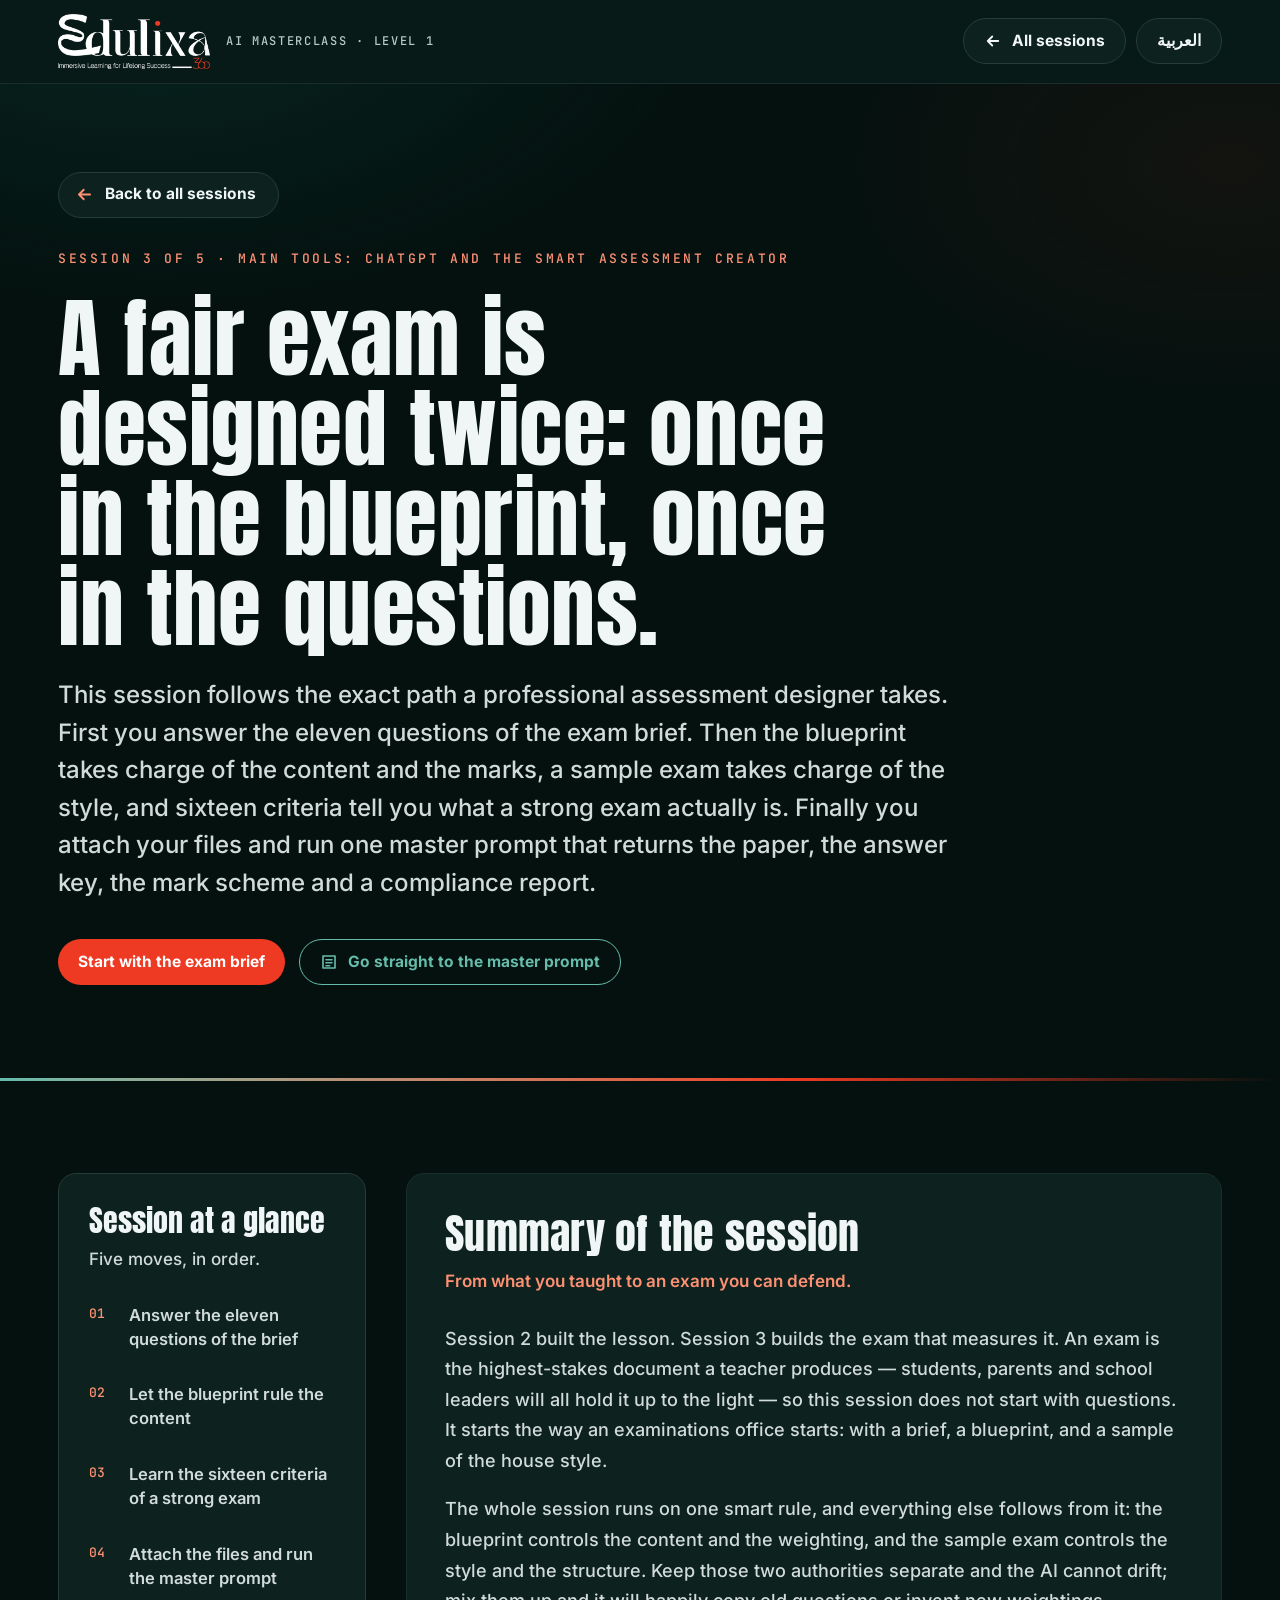
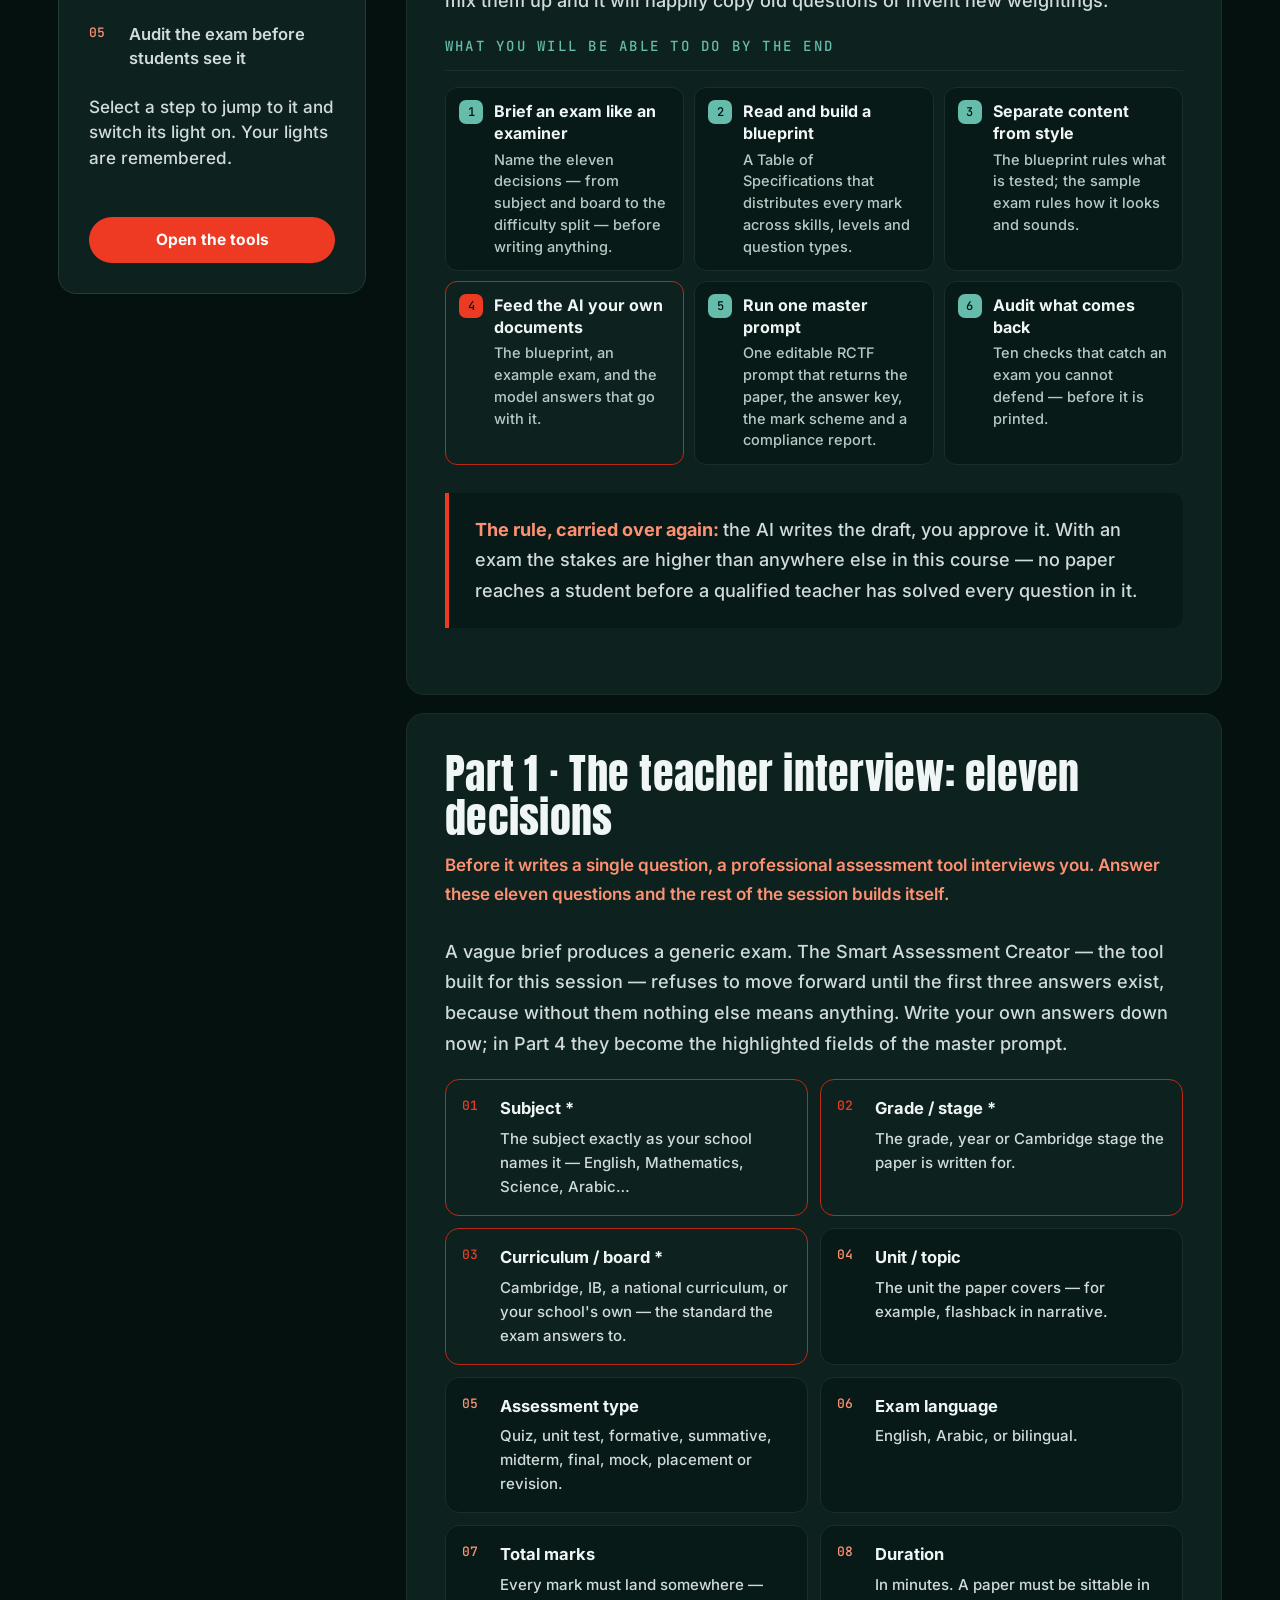
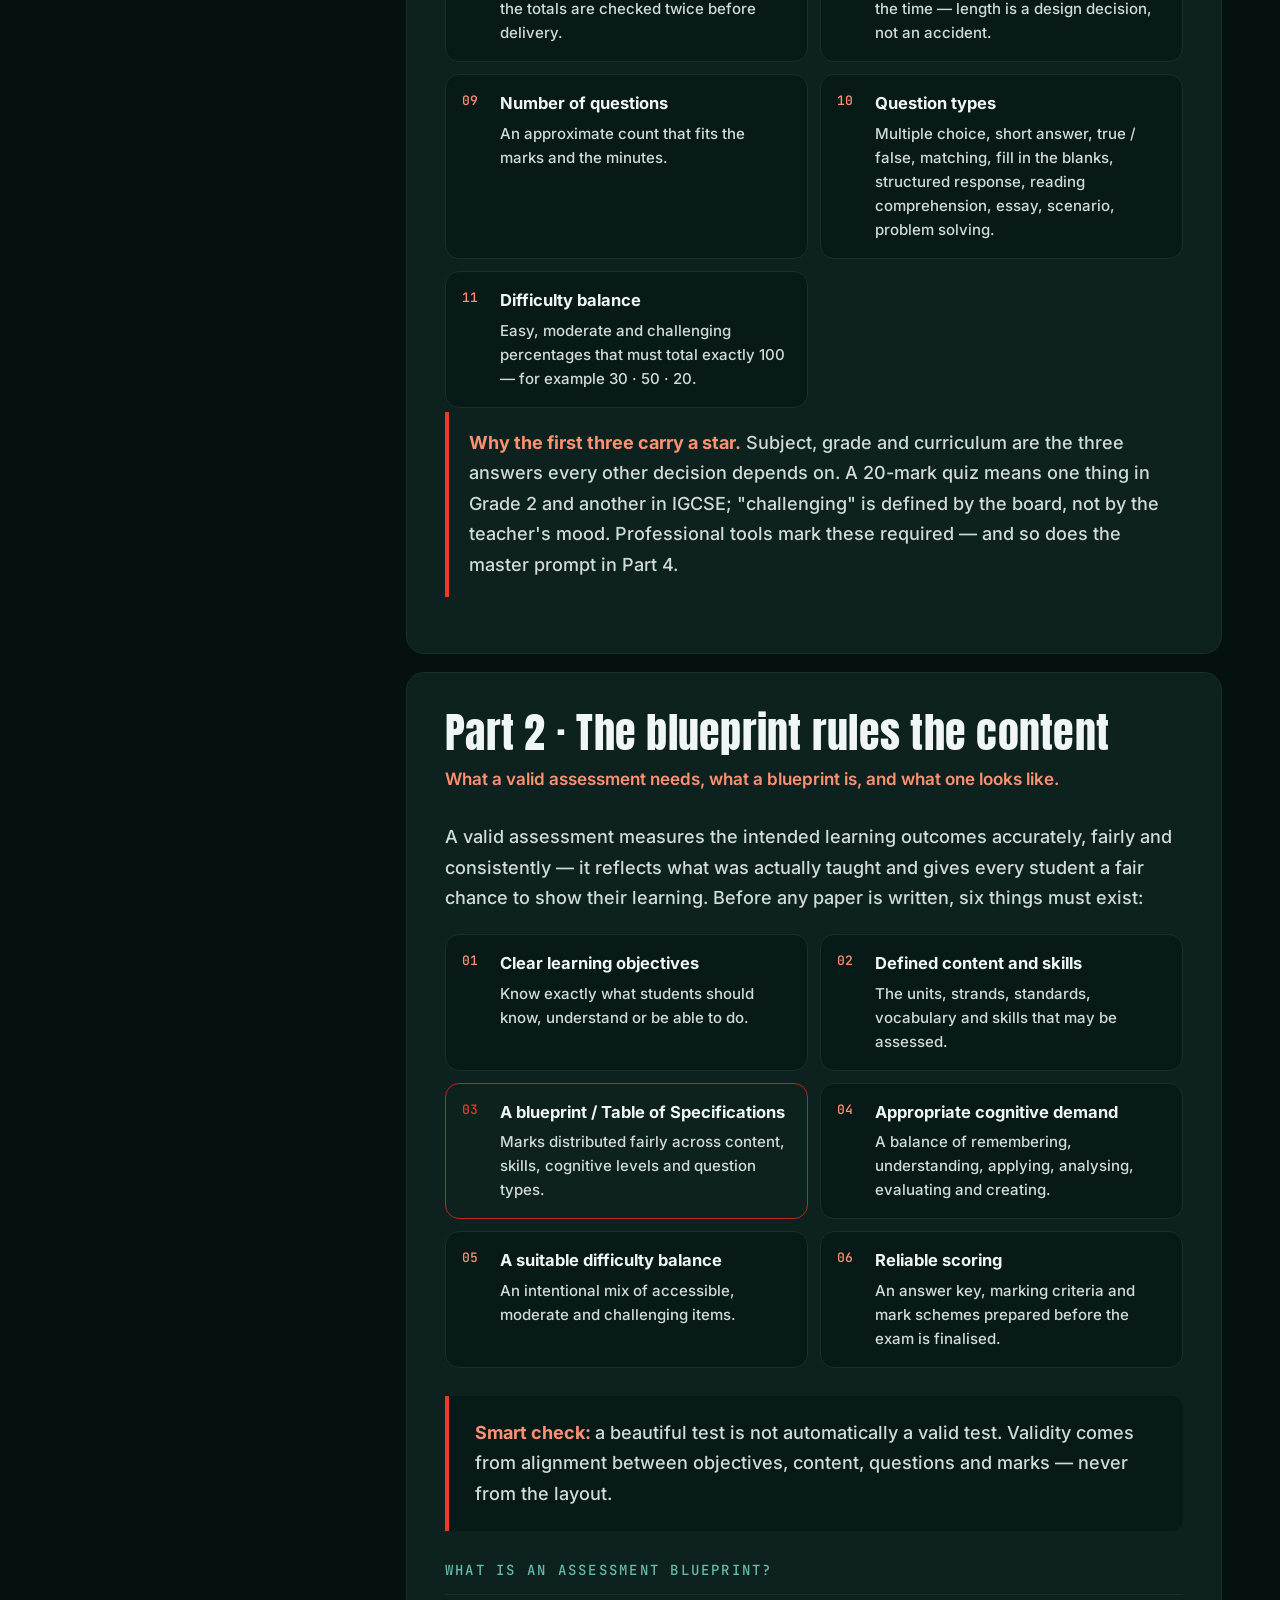
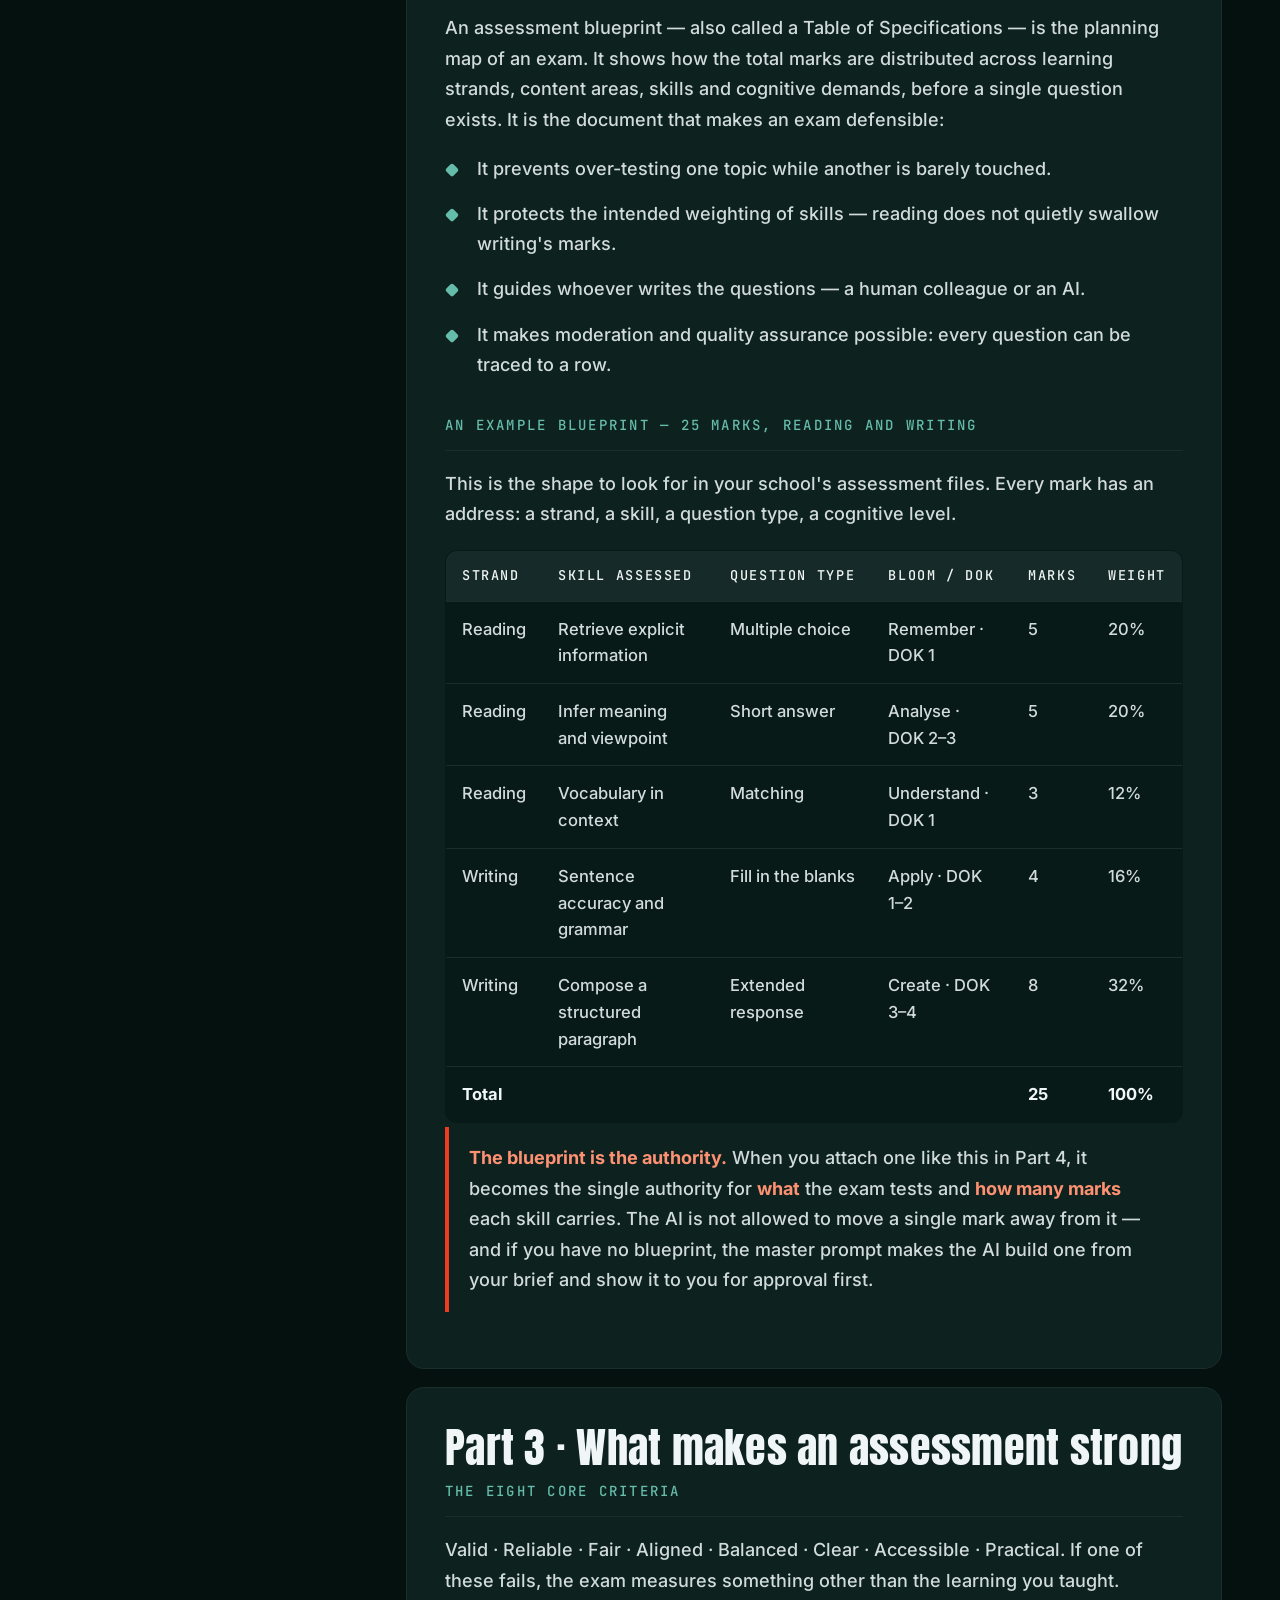
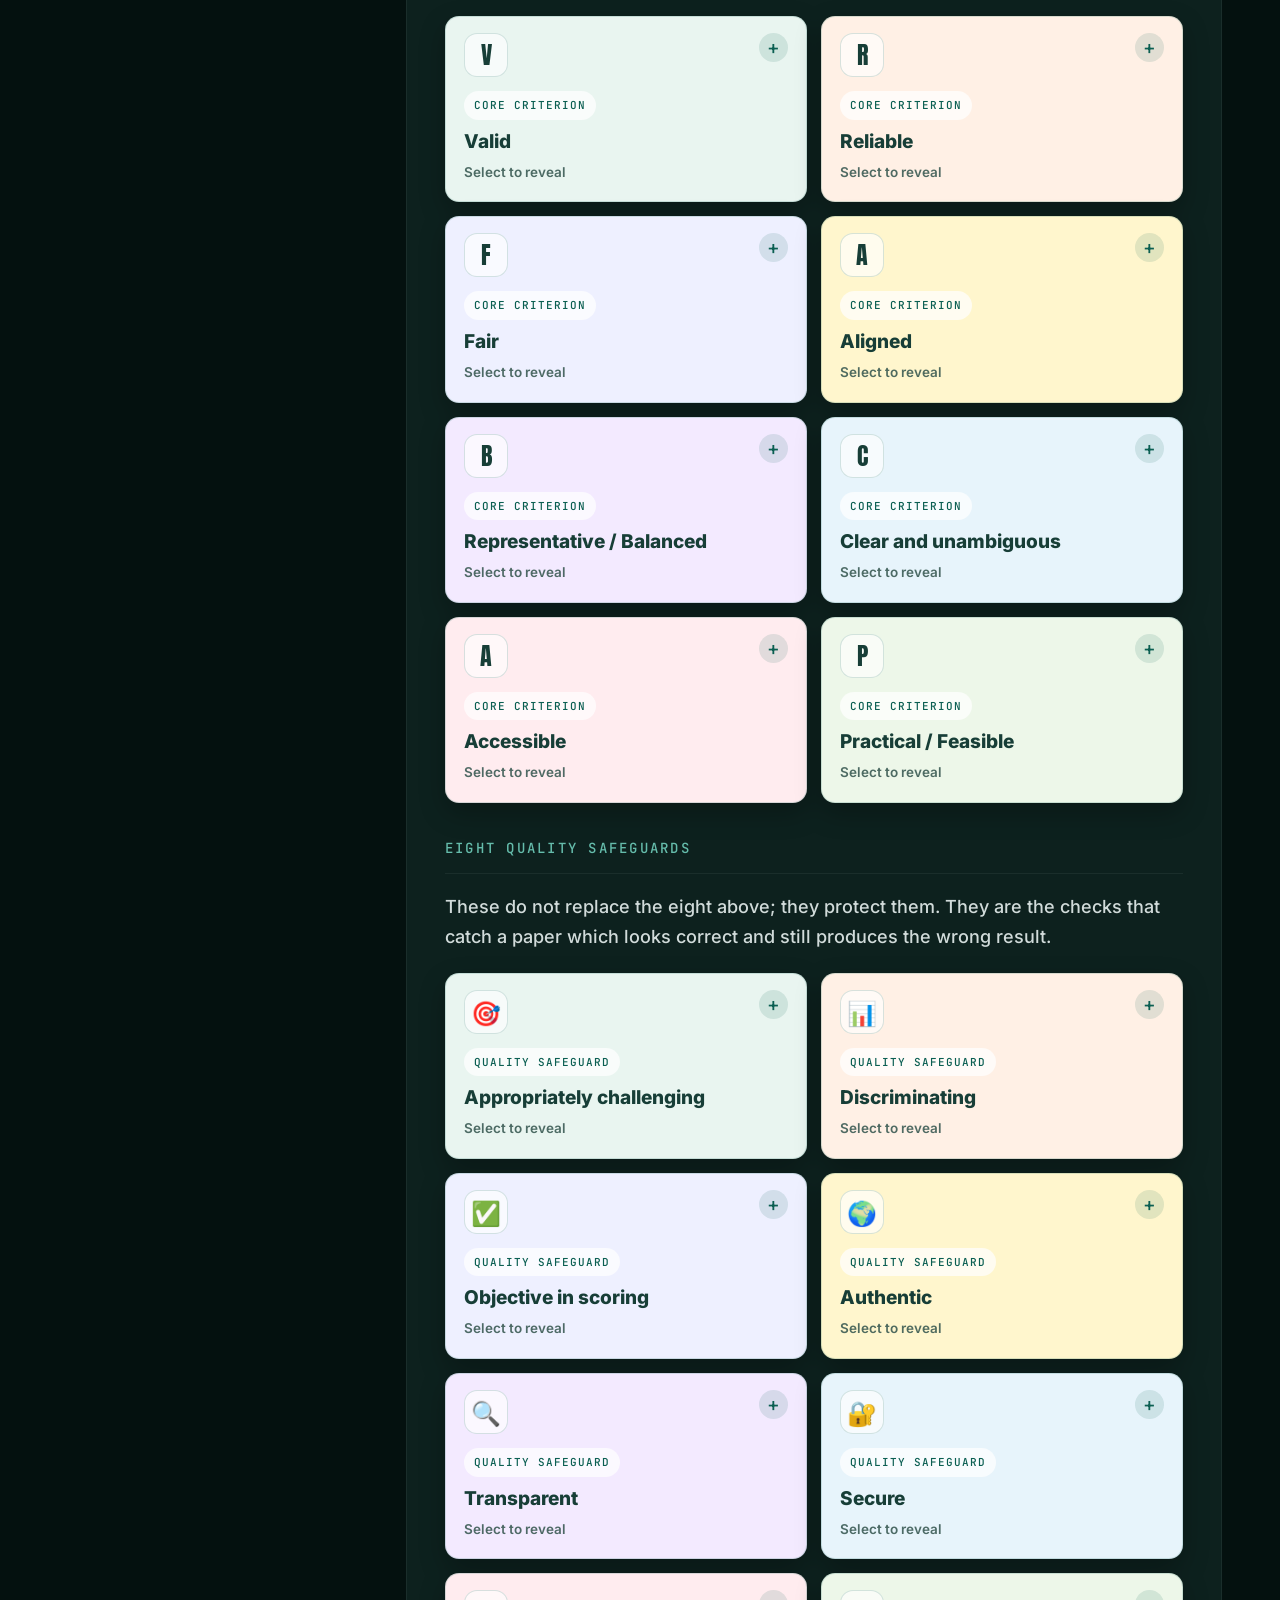
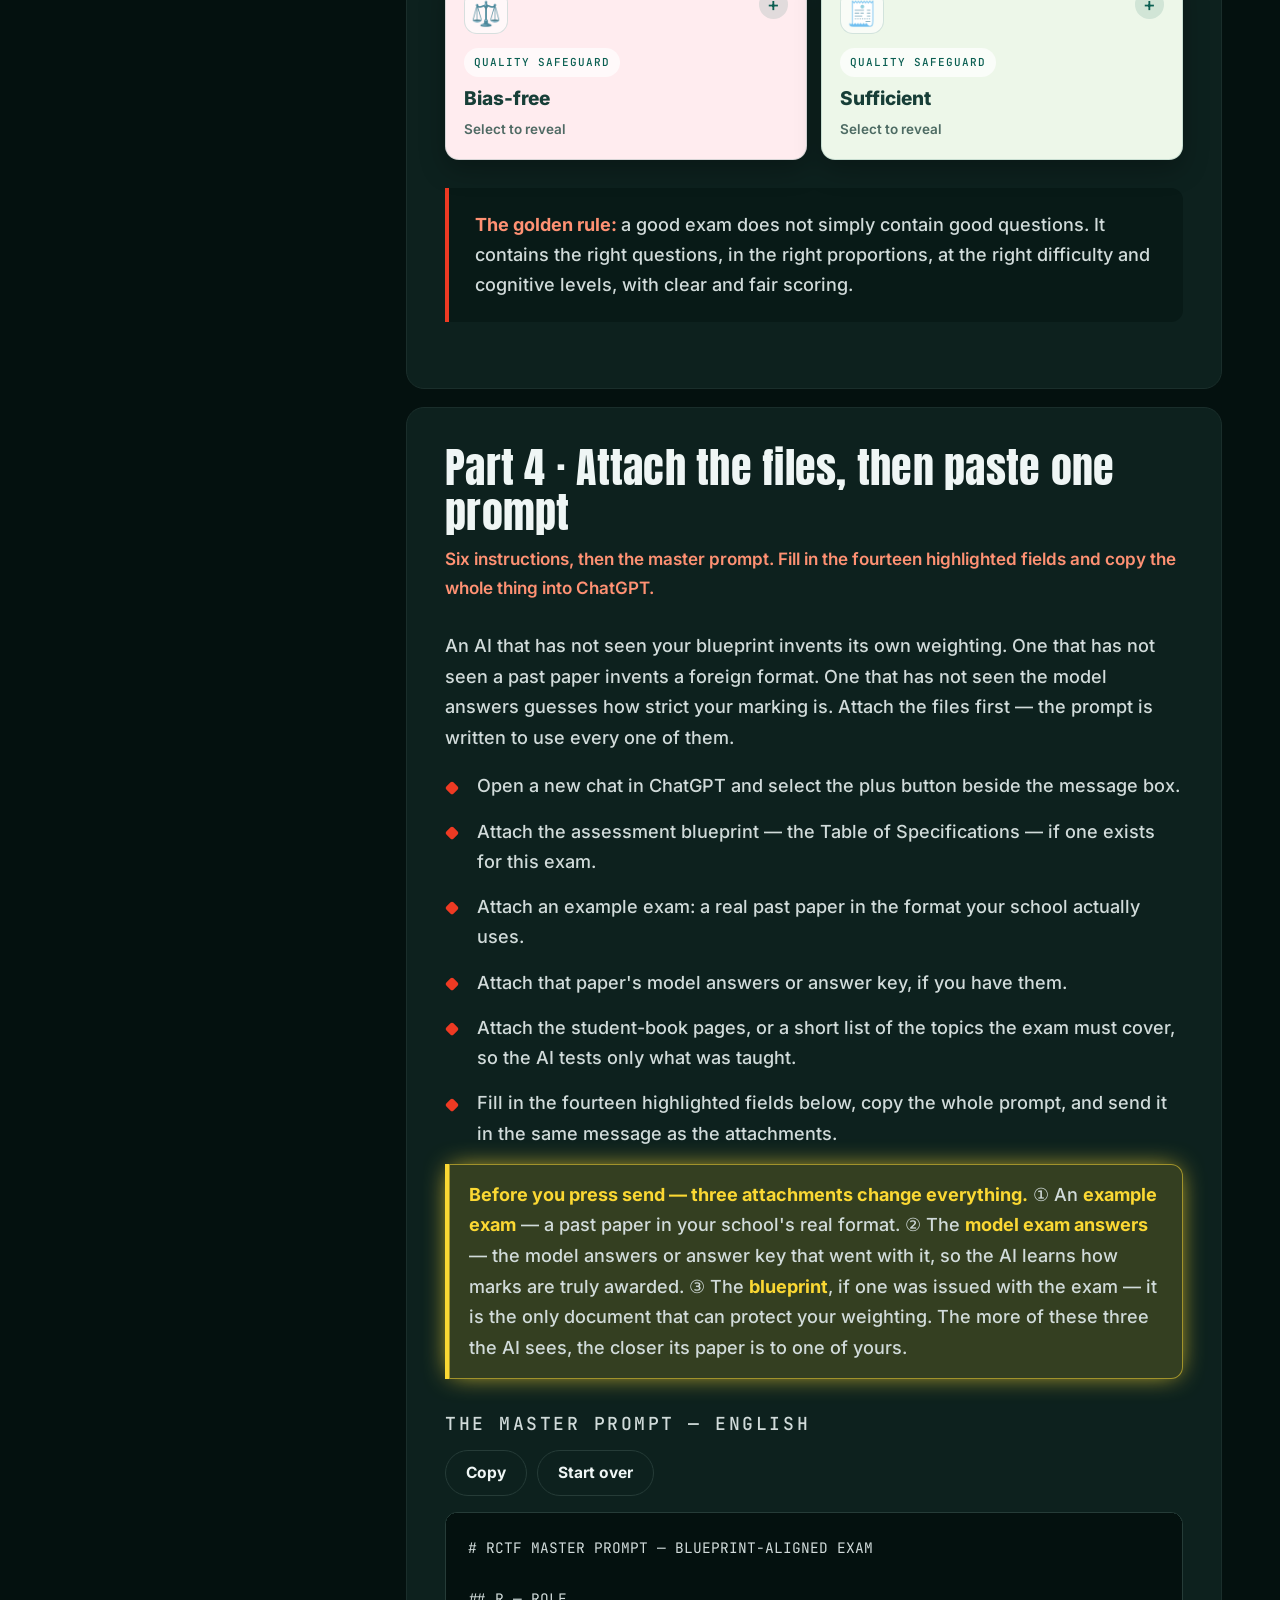
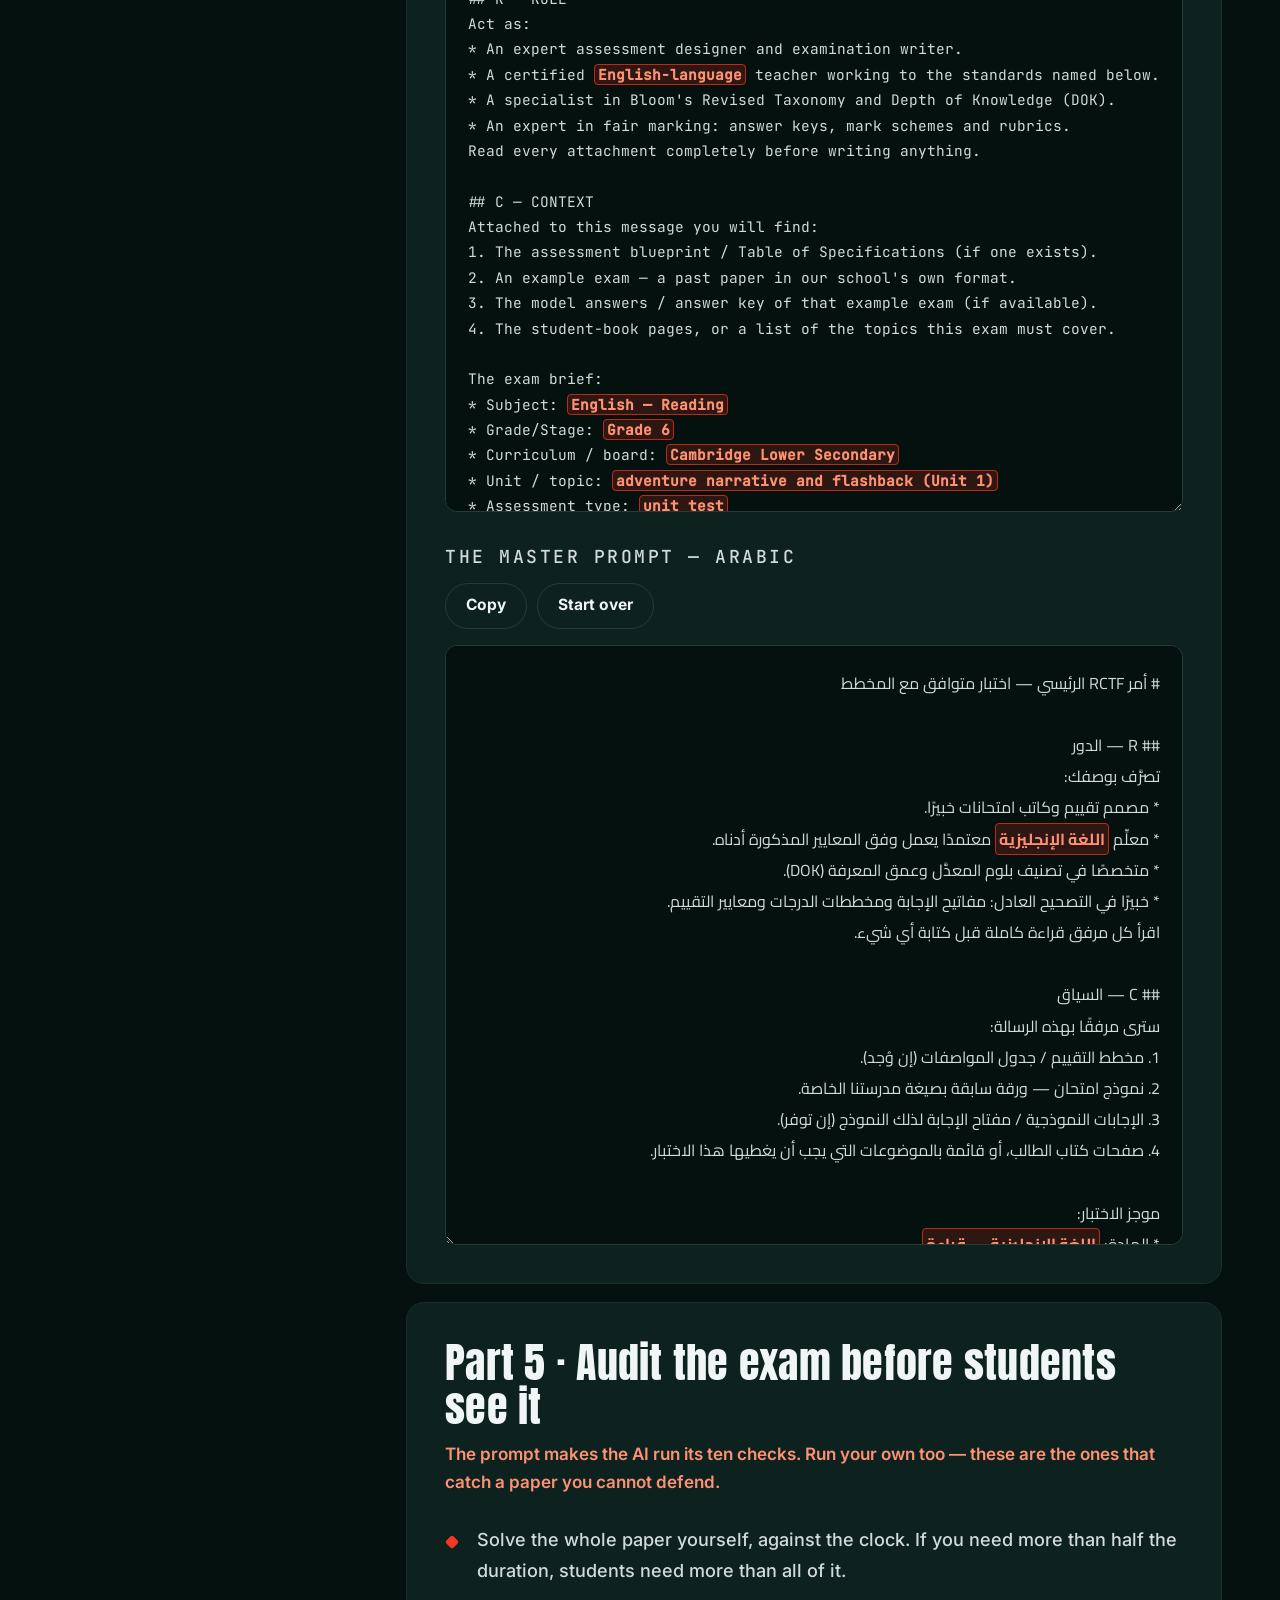
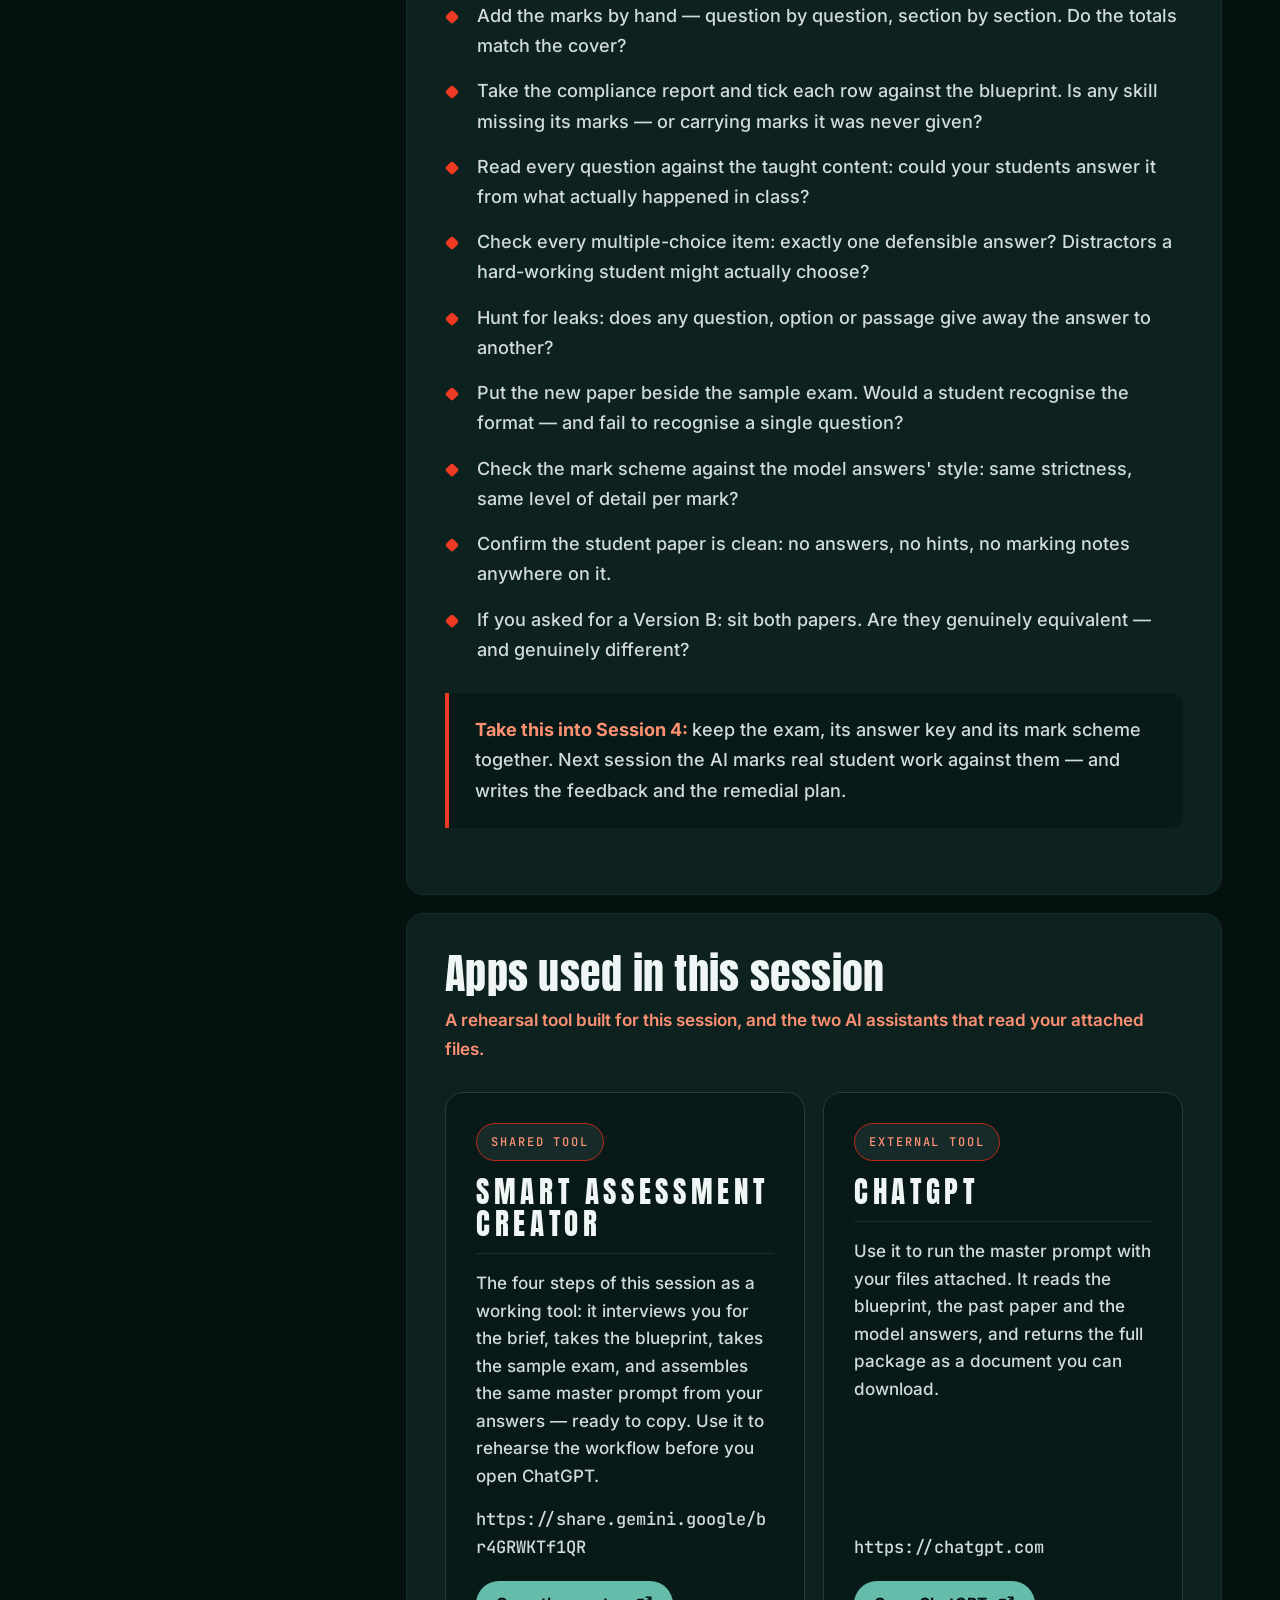
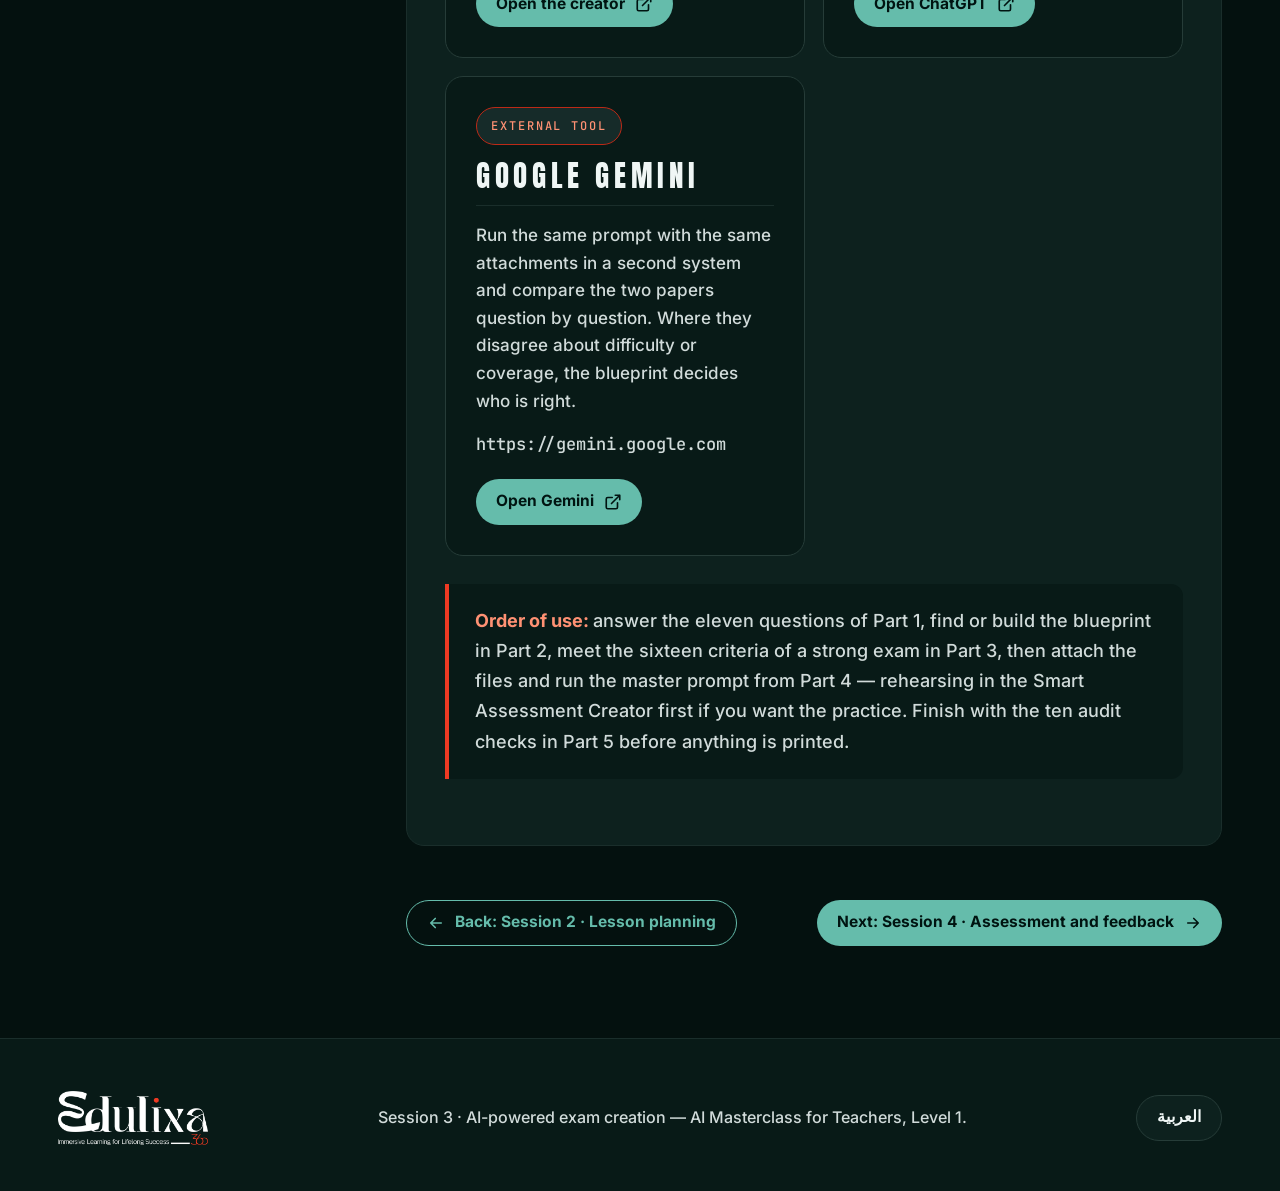
<file: session3.html>
<!doctype html>
<html lang="en" dir="ltr">
<head>
<meta charset="utf-8">
<meta name="viewport" content="width=device-width,initial-scale=1">
<title data-en="Session 3 · AI-powered exam creation — Level 1 · Edulixa 360" data-ar="المحاضرة ٣ · إنشاء الاختبارات بالذكاء الاصطناعي — المستوى الأول · Edulixa 360">Session 3 · AI-powered exam creation — Level 1 · Edulixa 360</title>
<link rel="stylesheet" href="assets/edulixa.css">
</head>
<body>

<a class="skip" href="#main" data-en="Skip to content" data-ar="تخطَّ إلى المحتوى">Skip to content</a>

<!-- ============ TOP BAR ============ -->
<header class="topbar">
  <div class="topbar-in">
    <div class="brand">
      <img src="assets/logo-reversed.png" alt="Edulixa 360">
      <span class="brand-tag" data-en="AI Masterclass · Level 1" data-ar="الماستر كلاس · المستوى الأول">AI Masterclass · Level 1</span>
    </div>
    <div class="topbar-actions">
      <a class="btn btn-ghost" href="index.html"><svg class="ic flip" viewBox="0 0 24 24" fill="none" stroke="currentColor" stroke-width="2.4" stroke-linecap="round" stroke-linejoin="round"><path d="M19 12H5M11 18l-6-6 6-6"/></svg><span data-en="All sessions" data-ar="كل المحاضرات">All sessions</span></a>
      <button class="btn btn-ghost" data-lang-toggle type="button" lang="ar">العربية</button>
    </div>
  </div>
</header>

<!-- ============ HERO ============ -->
<div class="hero">
  <div class="wrap">
    <a class="backlink" href="index.html"><svg viewBox="0 0 24 24" fill="none" stroke="currentColor" stroke-width="2.4" stroke-linecap="round" stroke-linejoin="round" aria-hidden="true"><path d="M19 12H5M11 18l-6-6 6-6"/></svg><span data-en="Back to all sessions" data-ar="العودة إلى كل المحاضرات">Back to all sessions</span></a>
    <p class="eyebrow" data-en="Session 3 of 5 · Main tools: ChatGPT and the Smart Assessment Creator" data-ar="المحاضرة ٣ من ٥ · الأدوات الرئيسية: ChatGPT ومنشئ التقييم الذكي">Session 3 of 5 · Main tools: ChatGPT and the Smart Assessment Creator</p>
    <h1 class="display" data-en="A fair exam is designed twice: once in the blueprint, once in the questions." data-ar="الاختبار العادل يُصمَّم مرتين: مرة في المخطط، ومرة في الأسئلة.">A fair exam is designed twice: once in the blueprint, once in the questions.</h1>
    <p class="lede" data-en="This session follows the exact path a professional assessment designer takes. First you answer the eleven questions of the exam brief. Then the blueprint takes charge of the content and the marks, a sample exam takes charge of the style, and sixteen criteria tell you what a strong exam actually is. Finally you attach your files and run one master prompt that returns the paper, the answer key, the mark scheme and a compliance report." data-ar="تسير هذه المحاضرة على الطريق نفسه الذي يسلكه مصمم التقييم المحترف. تجيب أولًا عن الأسئلة الأحد عشر لموجز الاختبار. ثم يتولى المخطط المحتوى والدرجات، ويتولى نموذج الامتحان الأسلوب، وتخبرك ستة عشر معيارًا بما يكون عليه الاختبار القوي حقًّا. وفي النهاية ترفق ملفاتك وتشغِّل أمرًا رئيسيًا واحدًا يعيد إليك ورقة الاختبار ومفتاح الإجابة ومخطط الدرجات وتقرير المطابقة.">This session follows the exact path a professional assessment designer takes. First you answer the eleven questions of the exam brief. Then the blueprint takes charge of the content and the marks, a sample exam takes charge of the style, and sixteen criteria tell you what a strong exam actually is. Finally you attach your files and run one master prompt that returns the paper, the answer key, the mark scheme and a compliance report.</p>
    <div class="hero-actions">
      <a class="btn btn-accent" href="#brief" data-en="Start with the exam brief" data-ar="ابدأ بموجز الاختبار">Start with the exam brief</a>
      <a class="btn btn-outline" href="#master"><svg class="ic" viewBox="0 0 24 24" fill="none" stroke="currentColor" stroke-width="2.2" stroke-linecap="round" stroke-linejoin="round"><path d="M4 4h16v16H4zM8 9h8M8 13h8M8 17h5"/></svg><span data-en="Go straight to the master prompt" data-ar="اذهب مباشرة إلى الأمر الرئيسي">Go straight to the master prompt</span></a>
    </div>
  </div>
</div>

<main id="main">
<section class="sec">
  <div class="wrap">
    <div class="split">

      <!-- ---------- STICKY RAIL ---------- -->
      <aside class="rail">
        <h2 data-en="Session at a glance" data-ar="المحاضرة في لمحة">Session at a glance</h2>
        <p data-en="Five moves, in order." data-ar="خمس خطوات بالترتيب.">Five moves, in order.</p>
        <ol>
          <li data-go="brief" data-en="Answer the eleven questions of the brief" data-ar="أجب عن الأسئلة الأحد عشر للموجز">Answer the eleven questions of the brief</li>
          <li data-go="blueprint" data-en="Let the blueprint rule the content" data-ar="دَع المخطط يحكم المحتوى">Let the blueprint rule the content</li>
          <li data-go="sample" data-en="Learn the sixteen criteria of a strong exam" data-ar="تعلَّم المعايير الستة عشر للاختبار القوي">Learn the sixteen criteria of a strong exam</li>
          <li data-go="master" data-en="Attach the files and run the master prompt" data-ar="أرفق الملفات وشغِّل الأمر الرئيسي">Attach the files and run the master prompt</li>
          <li data-go="audit" data-en="Audit the exam before students see it" data-ar="دقِّق الاختبار قبل أن يراه الطلاب">Audit the exam before students see it</li>
        </ol>
        <p class="rail-hint" data-en="Select a step to jump to it and switch its light on. Your lights are remembered." data-ar="اختر خطوة للانتقال إليها وإضاءة نورها. تُحفظ الأضواء التي أشعلتها.">Select a step to jump to it and switch its light on. Your lights are remembered.</p>
        <a class="btn btn-accent" href="#apps" data-en="Open the tools" data-ar="افتح الأدوات">Open the tools</a>
      </aside>

      <!-- ---------- CONTENT ---------- -->
      <div>

        <!-- ============ SUMMARY ============ -->
        <div class="block">
          <h2 class="display" data-en="Summary of the session" data-ar="ملخص المحاضرة">Summary of the session</h2>
          <p class="sub" data-en="From what you taught to an exam you can defend." data-ar="مما درَّسته إلى اختبار تستطيع الدفاع عنه.">From what you taught to an exam you can defend.</p>

          <p data-en="Session 2 built the lesson. Session 3 builds the exam that measures it. An exam is the highest-stakes document a teacher produces — students, parents and school leaders will all hold it up to the light — so this session does not start with questions. It starts the way an examinations office starts: with a brief, a blueprint, and a sample of the house style." data-ar="بنت المحاضرة الثانية الدرس، وتبني المحاضرة الثالثة الاختبار الذي يقيسه. والاختبار هو أعلى وثيقة ينتجها المعلم مخاطرةً — فالطلاب وأولياء الأمور وقيادة المدرسة سيرفعونه جميعًا إلى الضوء — ولذلك لا تبدأ هذه المحاضرة بالأسئلة. بل تبدأ كما يبدأ مكتب الامتحانات: بموجز، ومخطط، ونموذج من أسلوب المدرسة.">Session 2 built the lesson. Session 3 builds the exam that measures it. An exam is the highest-stakes document a teacher produces — students, parents and school leaders will all hold it up to the light — so this session does not start with questions. It starts the way an examinations office starts: with a brief, a blueprint, and a sample of the house style.</p>

          <p data-en="The whole session runs on one smart rule, and everything else follows from it: the blueprint controls the content and the weighting, and the sample exam controls the style and the structure. Keep those two authorities separate and the AI cannot drift; mix them up and it will happily copy old questions or invent new weightings." data-ar="تقوم المحاضرة كلها على قاعدة ذكية واحدة، وكل ما عداها يتفرع منها: المخطط يحدد المحتوى والأوزان، ونموذج الامتحان يحدد الأسلوب والبنية. أبقِ هاتين المرجعيتين منفصلتين فلن يستطيع الذكاء الاصطناعي أن ينحرف؛ واخلطهما فسينسخ أسئلة قديمة أو يخترع أوزانًا جديدة بكل سرور.">The whole session runs on one smart rule, and everything else follows from it: the blueprint controls the content and the weighting, and the sample exam controls the style and the structure. Keep those two authorities separate and the AI cannot drift; mix them up and it will happily copy old questions or invent new weightings.</p>

          <h3 data-en="What you will be able to do by the end" data-ar="ما ستكون قادرًا عليه في النهاية">What you will be able to do by the end</h3>
          <ol class="outputs">
            <li data-en-html="Brief an exam like an examiner<small>Name the eleven decisions — from subject and board to the difficulty split — before writing anything.</small>" data-ar-html="كتابة موجز اختبار كما يكتبه الممتحِن<small>سمِّ القرارات الأحد عشر — من المادة وجهة الاعتماد إلى توزيع الصعوبة — قبل كتابة أي شيء.</small>">Brief an exam like an examiner<small>Name the eleven decisions — from subject and board to the difficulty split — before writing anything.</small></li>
            <li data-en-html="Read and build a blueprint<small>A Table of Specifications that distributes every mark across skills, levels and question types.</small>" data-ar-html="قراءة المخطط وبناؤه<small>جدول مواصفات يوزع كل درجة على المهارات والمستويات وأنواع الأسئلة.</small>">Read and build a blueprint<small>A Table of Specifications that distributes every mark across skills, levels and question types.</small></li>
            <li data-en-html="Separate content from style<small>The blueprint rules what is tested; the sample exam rules how it looks and sounds.</small>" data-ar-html="فصل المحتوى عن الأسلوب<small>المخطط يحكم ما يُختبر؛ ونموذج الامتحان يحكم شكله وصياغته.</small>">Separate content from style<small>The blueprint rules what is tested; the sample exam rules how it looks and sounds.</small></li>
            <li class="is-new" data-en-html="Feed the AI your own documents<small>The blueprint, an example exam, and the model answers that go with it.</small>" data-ar-html="تغذية الذكاء الاصطناعي بمستنداتك<small>المخطط، ونموذج امتحان، والإجابات النموذجية المرافقة له.</small>">Feed the AI your own documents<small>The blueprint, an example exam, and the model answers that go with it.</small></li>
            <li data-en-html="Run one master prompt<small>One editable RCTF prompt that returns the paper, the answer key, the mark scheme and a compliance report.</small>" data-ar-html="تشغيل أمر رئيسي واحد<small>أمر RCTF واحد قابل للتعديل يعيد الورقة ومفتاح الإجابة ومخطط الدرجات وتقرير المطابقة.</small>">Run one master prompt<small>One editable RCTF prompt that returns the paper, the answer key, the mark scheme and a compliance report.</small></li>
            <li data-en-html="Audit what comes back<small>Ten checks that catch an exam you cannot defend — before it is printed.</small>" data-ar-html="تدقيق ما يعود إليك<small>عشرة فحوص تكشف الاختبار الذي لا تستطيع الدفاع عنه — قبل طباعته.</small>">Audit what comes back<small>Ten checks that catch an exam you cannot defend — before it is printed.</small></li>
          </ol>

          <div class="callout">
            <p style="margin:0"><b data-en="The rule, carried over again: " data-ar="القاعدة المنقولة مرة أخرى: ">The rule, carried over again: </b><span data-en="the AI writes the draft, you approve it. With an exam the stakes are higher than anywhere else in this course — no paper reaches a student before a qualified teacher has solved every question in it." data-ar="الذكاء الاصطناعي يكتب المسودة، وأنت من يعتمدها. ومع الاختبار تكون المخاطر أعلى منها في أي موضع آخر من هذه الدورة — فلا ورقة تصل إلى طالب قبل أن يحل معلم مؤهل كل سؤال فيها.">the AI writes the draft, you approve it. With an exam the stakes are higher than anywhere else in this course — no paper reaches a student before a qualified teacher has solved every question in it.</span></p>
          </div>
        </div>

        <!-- ============ PART 1 · THE BRIEF ============ -->
        <div class="block" id="brief">
          <h2 class="display" data-en="Part 1 · The teacher interview: eleven decisions" data-ar="الجزء الأول · مقابلة المعلم: أحد عشر قرارًا">Part 1 · The teacher interview: eleven decisions</h2>
          <p class="sub" data-en="Before it writes a single question, a professional assessment tool interviews you. Answer these eleven questions and the rest of the session builds itself." data-ar="قبل أن تكتب أداة تقييم محترفة سؤالًا واحدًا، فإنها تُجري معك مقابلة. أجب عن هذه الأسئلة الأحد عشر وسيبني بقية المحاضرة نفسه.">Before it writes a single question, a professional assessment tool interviews you. Answer these eleven questions and the rest of the session builds itself.</p>

          <p data-en="A vague brief produces a generic exam. The Smart Assessment Creator — the tool built for this session — refuses to move forward until the first three answers exist, because without them nothing else means anything. Write your own answers down now; in Part 4 they become the highlighted fields of the master prompt." data-ar="الموجز الغامض ينتج اختبارًا عامًّا بلا هوية. ومنشئ التقييم الذكي — الأداة المبنية لهذه المحاضرة — يرفض التقدم قبل وجود الإجابات الثلاث الأولى، لأن لا شيء بعدها يعني شيئًا من دونها. اكتب إجاباتك الآن؛ ففي الجزء الرابع ستصبح هي الحقول المميزة في الأمر الرئيسي.">A vague brief produces a generic exam. The Smart Assessment Creator — the tool built for this session — refuses to move forward until the first three answers exist, because without them nothing else means anything. Write your own answers down now; in Part 4 they become the highlighted fields of the master prompt.</p>

          <ol class="needs">
            <li class="is-key" data-en-html="Subject *<small>The subject exactly as your school names it — English, Mathematics, Science, Arabic…</small>" data-ar-html="المادة *<small>المادة كما تسميها مدرستك بالضبط — الإنجليزية، الرياضيات، العلوم، العربية…</small>">Subject *<small>The subject exactly as your school names it — English, Mathematics, Science, Arabic…</small></li>
            <li class="is-key" data-en-html="Grade / stage *<small>The grade, year or Cambridge stage the paper is written for.</small>" data-ar-html="الصف / المرحلة *<small>الصف أو السنة أو مرحلة كامبريدج التي تُكتب لها الورقة.</small>">Grade / stage *<small>The grade, year or Cambridge stage the paper is written for.</small></li>
            <li class="is-key" data-en-html="Curriculum / board *<small>Cambridge, IB, a national curriculum, or your school's own — the standard the exam answers to.</small>" data-ar-html="المنهج / جهة الاعتماد *<small>كامبريدج، أو البكالوريا الدولية، أو منهج وطني، أو منهج مدرستك — المعيار الذي يخضع له الاختبار.</small>">Curriculum / board *<small>Cambridge, IB, a national curriculum, or your school's own — the standard the exam answers to.</small></li>
            <li data-en-html="Unit / topic<small>The unit the paper covers — for example, flashback in narrative.</small>" data-ar-html="الوحدة / الموضوع<small>الوحدة التي تغطيها الورقة — مثلًا: الاسترجاع الزمني في السرد.</small>">Unit / topic<small>The unit the paper covers — for example, flashback in narrative.</small></li>
            <li data-en-html="Assessment type<small>Quiz, unit test, formative, summative, midterm, final, mock, placement or revision.</small>" data-ar-html="نوع التقييم<small>اختبار قصير، أو اختبار وحدة، أو تكويني، أو ختامي، أو منتصف الفصل، أو نهائي، أو تجريبي، أو تحديد مستوى، أو مراجعة.</small>">Assessment type<small>Quiz, unit test, formative, summative, midterm, final, mock, placement or revision.</small></li>
            <li data-en-html="Exam language<small>English, Arabic, or bilingual.</small>" data-ar-html="لغة الاختبار<small>الإنجليزية، أو العربية، أو ثنائي اللغة.</small>">Exam language<small>English, Arabic, or bilingual.</small></li>
            <li data-en-html="Total marks<small>Every mark must land somewhere — the totals are checked twice before delivery.</small>" data-ar-html="الدرجة الكلية<small>كل درجة يجب أن تستقر في موضعها — فالمجاميع تُفحص مرتين قبل التسليم.</small>">Total marks<small>Every mark must land somewhere — the totals are checked twice before delivery.</small></li>
            <li data-en-html="Duration<small>In minutes. A paper must be sittable in the time — length is a design decision, not an accident.</small>" data-ar-html="المدة<small>بالدقائق. يجب أن تكون الورقة قابلة للحل في وقتها — فالطول قرار تصميمي لا مصادفة.</small>">Duration<small>In minutes. A paper must be sittable in the time — length is a design decision, not an accident.</small></li>
            <li data-en-html="Number of questions<small>An approximate count that fits the marks and the minutes.</small>" data-ar-html="عدد الأسئلة<small>عدد تقريبي يناسب الدرجات والدقائق.</small>">Number of questions<small>An approximate count that fits the marks and the minutes.</small></li>
            <li data-en-html="Question types<small>Multiple choice, short answer, true / false, matching, fill in the blanks, structured response, reading comprehension, essay, scenario, problem solving.</small>" data-ar-html="أنواع الأسئلة<small>اختيار من متعدد، إجابة قصيرة، صواب / خطأ، مزاوجة، أكمل الفراغات، استجابة منظمة، فهم مقروء، مقال، موقف ودراسة حالة، حل مشكلات.</small>">Question types<small>Multiple choice, short answer, true / false, matching, fill in the blanks, structured response, reading comprehension, essay, scenario, problem solving.</small></li>
            <li data-en-html="Difficulty balance<small>Easy, moderate and challenging percentages that must total exactly 100 — for example 30 · 50 · 20.</small>" data-ar-html="توازن الصعوبة<small>نسب السهل والمتوسط والمتقدم التي يجب أن يبلغ مجموعها 100 بالضبط — مثلًا 30 · 50 · 20.</small>">Difficulty balance<small>Easy, moderate and challenging percentages that must total exactly 100 — for example 30 · 50 · 20.</small></li>
          </ol>

          <div class="hint">
            <p style="margin:0" data-en-html="<b>Why the first three carry a star.</b> Subject, grade and curriculum are the three answers every other decision depends on. A 20-mark quiz means one thing in Grade 2 and another in IGCSE; &quot;challenging&quot; is defined by the board, not by the teacher's mood. Professional tools mark these required — and so does the master prompt in Part 4." data-ar-html="<b>لماذا تحمل الإجابات الثلاث الأولى نجمة.</b> المادة والصف والمنهج هي الإجابات الثلاث التي يعتمد عليها كل قرار آخر. فاختبار من 20 درجة يعني شيئًا في الصف الثاني وشيئًا آخر في IGCSE؛ و«المتقدم» تعرِّفه جهة الاعتماد لا مزاج المعلم. الأدوات المحترفة تجعل هذه الحقول إلزامية — وكذلك يفعل الأمر الرئيسي في الجزء الرابع."><b>Why the first three carry a star.</b> Subject, grade and curriculum are the three answers every other decision depends on. A 20-mark quiz means one thing in Grade 2 and another in IGCSE; "challenging" is defined by the board, not by the teacher's mood. Professional tools mark these required — and so does the master prompt in Part 4.</p>
          </div>
        </div>

        <!-- ============ PART 2 · THE BLUEPRINT ============ -->
        <div class="block" id="blueprint">
          <h2 class="display" data-en="Part 2 · The blueprint rules the content" data-ar="الجزء الثاني · المخطط يحكم المحتوى">Part 2 · The blueprint rules the content</h2>
          <p class="sub" data-en="What a valid assessment needs, what a blueprint is, and what one looks like." data-ar="ما الذي يحتاجه التقييم الصحيح، وما هو المخطط، وكيف يبدو.">What a valid assessment needs, what a blueprint is, and what one looks like.</p>

          <p data-en="A valid assessment measures the intended learning outcomes accurately, fairly and consistently — it reflects what was actually taught and gives every student a fair chance to show their learning. Before any paper is written, six things must exist:" data-ar="التقييم الصحيح والفعّال يقيس نواتج التعلّم المستهدفة بدقة وعدل واتساق — فهو يعكس ما تم تدريسه فعليًا، ويمنح كل طالب فرصة عادلة لإظهار تعلمه. وقبل كتابة أي ورقة، يجب أن تتوفر ستة أشياء:">A valid assessment measures the intended learning outcomes accurately, fairly and consistently — it reflects what was actually taught and gives every student a fair chance to show their learning. Before any paper is written, six things must exist:</p>

          <ol class="needs">
            <li data-en-html="Clear learning objectives<small>Know exactly what students should know, understand or be able to do.</small>" data-ar-html="أهداف تعلّم واضحة ومحددة<small>حدِّد بدقة ما الذي يجب أن يعرفه الطالب، أو يفهمه، أو يكون قادرًا على تطبيقه.</small>">Clear learning objectives<small>Know exactly what students should know, understand or be able to do.</small></li>
            <li data-en-html="Defined content and skills<small>The units, strands, standards, vocabulary and skills that may be assessed.</small>" data-ar-html="محتوى ومهارات محددة بوضوح<small>الوحدات والمحاور والمعايير والمفردات والمهارات التي سيدور حولها التقييم.</small>">Defined content and skills<small>The units, strands, standards, vocabulary and skills that may be assessed.</small></li>
            <li class="is-key" data-en-html="A blueprint / Table of Specifications<small>Marks distributed fairly across content, skills, cognitive levels and question types.</small>" data-ar-html="مخطط تقييم / جدول مواصفات<small>درجات موزعة بعدل على المحتوى والمهارات ومستويات التفكير وأنواع الأسئلة.</small>">A blueprint / Table of Specifications<small>Marks distributed fairly across content, skills, cognitive levels and question types.</small></li>
            <li data-en-html="Appropriate cognitive demand<small>A balance of remembering, understanding, applying, analysing, evaluating and creating.</small>" data-ar-html="تدرّج مناسب في مستويات التفكير<small>توازن بين التذكّر والفهم والتطبيق والتحليل والتقييم والإبداع.</small>">Appropriate cognitive demand<small>A balance of remembering, understanding, applying, analysing, evaluating and creating.</small></li>
            <li data-en-html="A suitable difficulty balance<small>An intentional mix of accessible, moderate and challenging items.</small>" data-ar-html="توزيع مناسب لمستويات الصعوبة<small>مزيج مقصود من الأسئلة السهلة والمتوسطة والمتقدمة.</small>">A suitable difficulty balance<small>An intentional mix of accessible, moderate and challenging items.</small></li>
            <li data-en-html="Reliable scoring<small>An answer key, marking criteria and mark schemes prepared before the exam is finalised.</small>" data-ar-html="نظام تصحيح واضح وموثوق<small>مفتاح إجابة ومعايير تصحيح ومخططات درجات تُجهَّز قبل اعتماد الاختبار.</small>">Reliable scoring<small>An answer key, marking criteria and mark schemes prepared before the exam is finalised.</small></li>
          </ol>

          <div class="callout">
            <p style="margin:0"><b data-en="Smart check: " data-ar="فكرة مهمة: ">Smart check: </b><span data-en="a beautiful test is not automatically a valid test. Validity comes from alignment between objectives, content, questions and marks — never from the layout." data-ar="المظهر الجميل لا يصنع اختبارًا صحيحًا تلقائيًا. الصحة تأتي من التوافق بين الأهداف والمحتوى والأسئلة والدرجات — لا من التنسيق أبدًا.">a beautiful test is not automatically a valid test. Validity comes from alignment between objectives, content, questions and marks — never from the layout.</span></p>
          </div>

          <h3 data-en="What is an assessment blueprint?" data-ar="ما هو مخطط التقييم؟">What is an assessment blueprint?</h3>
          <p data-en="An assessment blueprint — also called a Table of Specifications — is the planning map of an exam. It shows how the total marks are distributed across learning strands, content areas, skills and cognitive demands, before a single question exists. It is the document that makes an exam defensible:" data-ar="مخطط التقييم — ويسمى أيضًا جدول المواصفات — هو الخريطة التخطيطية للاختبار. يوضح كيف تتوزع الدرجة الكلية على محاور التعلم ومجالات المحتوى والمهارات ومستويات التفكير، قبل أن يوجد سؤال واحد. وهو الوثيقة التي تجعل الاختبار قابلًا للدفاع عنه:">An assessment blueprint — also called a Table of Specifications — is the planning map of an exam. It shows how the total marks are distributed across learning strands, content areas, skills and cognitive demands, before a single question exists. It is the document that makes an exam defensible:</p>

          <ul class="ticks">
            <li data-en="It prevents over-testing one topic while another is barely touched." data-ar="يمنع الإفراط في اختبار موضوع واحد بينما لا يكاد يُمس موضوع آخر.">It prevents over-testing one topic while another is barely touched.</li>
            <li data-en="It protects the intended weighting of skills — reading does not quietly swallow writing's marks." data-ar="يحمي الأوزان المقصودة للمهارات — فلا تبتلع القراءة درجات الكتابة في صمت.">It protects the intended weighting of skills — reading does not quietly swallow writing's marks.</li>
            <li data-en="It guides whoever writes the questions — a human colleague or an AI." data-ar="يوجه من يكتب الأسئلة — زميلًا بشريًا كان أو ذكاءً اصطناعيًا.">It guides whoever writes the questions — a human colleague or an AI.</li>
            <li data-en="It makes moderation and quality assurance possible: every question can be traced to a row." data-ar="يجعل المراجعة وضمان الجودة ممكنَين: فكل سؤال يمكن تتبعه إلى صف في الجدول.">It makes moderation and quality assurance possible: every question can be traced to a row.</li>
          </ul>

          <h3 data-en="An example blueprint — 25 marks, reading and writing" data-ar="مثال على مخطط — 25 درجة، قراءة وكتابة">An example blueprint — 25 marks, reading and writing</h3>
          <p data-en="This is the shape to look for in your school's assessment files. Every mark has an address: a strand, a skill, a question type, a cognitive level." data-ar="هذا هو الشكل الذي تبحث عنه في ملفات التقييم بمدرستك. كل درجة لها عنوان: محور، ومهارة، ونوع سؤال، ومستوى تفكير.">This is the shape to look for in your school's assessment files. Every mark has an address: a strand, a skill, a question type, a cognitive level.</p>

          <div class="tbl-wrap">
            <table class="tbl">
              <thead>
                <tr>
                  <th data-en="Strand" data-ar="المحور">Strand</th>
                  <th data-en="Skill assessed" data-ar="المهارة المقيسة">Skill assessed</th>
                  <th data-en="Question type" data-ar="نوع السؤال">Question type</th>
                  <th data-en="Bloom / DOK" data-ar="بلوم / عمق المعرفة">Bloom / DOK</th>
                  <th data-en="Marks" data-ar="الدرجات">Marks</th>
                  <th data-en="Weight" data-ar="الوزن">Weight</th>
                </tr>
              </thead>
              <tbody>
                <tr>
                  <td data-en="Reading" data-ar="القراءة">Reading</td>
                  <td data-en="Retrieve explicit information" data-ar="استخراج المعلومات الصريحة">Retrieve explicit information</td>
                  <td data-en="Multiple choice" data-ar="اختيار من متعدد">Multiple choice</td>
                  <td data-en="Remember · DOK 1" data-ar="تذكّر · عمق المعرفة 1">Remember · DOK 1</td>
                  <td>5</td><td>20%</td>
                </tr>
                <tr>
                  <td data-en="Reading" data-ar="القراءة">Reading</td>
                  <td data-en="Infer meaning and viewpoint" data-ar="استنتاج المعنى ووجهة النظر">Infer meaning and viewpoint</td>
                  <td data-en="Short answer" data-ar="إجابة قصيرة">Short answer</td>
                  <td data-en="Analyse · DOK 2–3" data-ar="تحليل · عمق المعرفة 2–3">Analyse · DOK 2–3</td>
                  <td>5</td><td>20%</td>
                </tr>
                <tr>
                  <td data-en="Reading" data-ar="القراءة">Reading</td>
                  <td data-en="Vocabulary in context" data-ar="المفردات في سياقها">Vocabulary in context</td>
                  <td data-en="Matching" data-ar="مزاوجة">Matching</td>
                  <td data-en="Understand · DOK 1" data-ar="فهم · عمق المعرفة 1">Understand · DOK 1</td>
                  <td>3</td><td>12%</td>
                </tr>
                <tr>
                  <td data-en="Writing" data-ar="الكتابة">Writing</td>
                  <td data-en="Sentence accuracy and grammar" data-ar="سلامة الجملة والقواعد">Sentence accuracy and grammar</td>
                  <td data-en="Fill in the blanks" data-ar="أكمل الفراغات">Fill in the blanks</td>
                  <td data-en="Apply · DOK 1–2" data-ar="تطبيق · عمق المعرفة 1–2">Apply · DOK 1–2</td>
                  <td>4</td><td>16%</td>
                </tr>
                <tr>
                  <td data-en="Writing" data-ar="الكتابة">Writing</td>
                  <td data-en="Compose a structured paragraph" data-ar="كتابة فقرة منظمة">Compose a structured paragraph</td>
                  <td data-en="Extended response" data-ar="استجابة موسعة">Extended response</td>
                  <td data-en="Create · DOK 3–4" data-ar="إبداع · عمق المعرفة 3–4">Create · DOK 3–4</td>
                  <td>8</td><td>32%</td>
                </tr>
                <tr>
                  <td><b data-en="Total" data-ar="المجموع">Total</b></td>
                  <td></td><td></td><td></td>
                  <td><b>25</b></td><td><b>100%</b></td>
                </tr>
              </tbody>
            </table>
          </div>

          <div class="hint">
            <p style="margin:0" data-en-html="<b>The blueprint is the authority.</b> When you attach one like this in Part 4, it becomes the single authority for <b>what</b> the exam tests and <b>how many marks</b> each skill carries. The AI is not allowed to move a single mark away from it — and if you have no blueprint, the master prompt makes the AI build one from your brief and show it to you for approval first." data-ar="<b>المخطط هو المرجع.</b> عندما ترفق مخططًا كهذا في الجزء الرابع، يصبح هو المرجع الوحيد لـ<b>ما</b> يختبره الامتحان و<b>عدد الدرجات</b> التي تحملها كل مهارة. لا يُسمح للذكاء الاصطناعي بتحريك درجة واحدة عنه — وإن لم يكن لديك مخطط، فإن الأمر الرئيسي يُلزم الذكاء الاصطناعي ببناء واحد من موجزك وعرضه عليك للموافقة أولًا."><b>The blueprint is the authority.</b> When you attach one like this in Part 4, it becomes the single authority for <b>what</b> the exam tests and <b>how many marks</b> each skill carries. The AI is not allowed to move a single mark away from it — and if you have no blueprint, the master prompt makes the AI build one from your brief and show it to you for approval first.</p>
          </div>
        </div>

        <!-- ============ PART 3 · WHAT MAKES AN ASSESSMENT STRONG ============ -->
        <div class="block" id="sample">
          <h2 class="display" data-en="Part 3 · What makes an assessment strong" data-ar="الجزء الثالث · ما الذي يجعل التقييم قويًا">Part 3 · What makes an assessment strong</h2>
          <h3 data-en="The eight core criteria" data-ar="المعايير الثمانية الأساسية">The eight core criteria</h3>
          <p data-en="Valid · Reliable · Fair · Aligned · Balanced · Clear · Accessible · Practical. If one of these fails, the exam measures something other than the learning you taught." data-ar="الصدق · الثبات · العدالة · المواءمة · التوازن · الوضوح · الإتاحة · قابلية التنفيذ. فإن سقط واحد منها، قاس الاختبار شيئًا آخر غير التعلم الذي درَّسته.">Valid · Reliable · Fair · Aligned · Balanced · Clear · Accessible · Practical. If one of these fails, the exam measures something other than the learning you taught.</p>

          <div class="crits">
            <button class="crit c1" type="button" aria-expanded="false">
              <span class="crit-top"><span class="crit-icon" aria-hidden="true">V</span><span class="crit-plus" aria-hidden="true">+</span></span>
              <span class="crit-tag" data-en="Core criterion" data-ar="معيار أساسي">Core criterion</span>
              <span class="crit-h" data-en="Valid" data-ar="الصدق">Valid</span>
              <span class="crit-hint" data-en="Select to reveal" data-ar="اضغط للكشف">Select to reveal</span>
              <span class="crit-body"><span data-en="Measures what it is intended to measure. Every task and question should provide evidence about the target knowledge, skill or learning outcome — not an unrelated ability." data-ar="يقيس ما يفترض أن يقيسه بالفعل. يجب أن يقدم كل سؤال أو مهمة دليلاً على المعرفة أو المهارة أو ناتج التعلم المستهدف، لا على قدرة أخرى غير مقصودة.">Measures what it is intended to measure. Every task and question should provide evidence about the target knowledge, skill or learning outcome — not an unrelated ability.</span></span>
            </button>
            <button class="crit c2" type="button" aria-expanded="false">
              <span class="crit-top"><span class="crit-icon" aria-hidden="true">R</span><span class="crit-plus" aria-hidden="true">+</span></span>
              <span class="crit-tag" data-en="Core criterion" data-ar="معيار أساسي">Core criterion</span>
              <span class="crit-h" data-en="Reliable" data-ar="الثبات">Reliable</span>
              <span class="crit-hint" data-en="Select to reveal" data-ar="اضغط للكشف">Select to reveal</span>
              <span class="crit-body"><span data-en="Produces reasonably consistent results across students, markers, versions or occasions. Clear items, sufficient evidence and dependable scoring procedures strengthen reliability." data-ar="يعطي نتائج متسقة بدرجة معقولة عبر الطلاب أو المصححين أو النماذج أو مرات التطبيق. وضوح البنود وكفاية الأدلة وثبات إجراءات التصحيح تعزز الثبات.">Produces reasonably consistent results across students, markers, versions or occasions. Clear items, sufficient evidence and dependable scoring procedures strengthen reliability.</span></span>
            </button>
            <button class="crit c3" type="button" aria-expanded="false">
              <span class="crit-top"><span class="crit-icon" aria-hidden="true">F</span><span class="crit-plus" aria-hidden="true">+</span></span>
              <span class="crit-tag" data-en="Core criterion" data-ar="معيار أساسي">Core criterion</span>
              <span class="crit-h" data-en="Fair" data-ar="العدالة">Fair</span>
              <span class="crit-hint" data-en="Select to reveal" data-ar="اضغط للكشف">Select to reveal</span>
              <span class="crit-body"><span data-en="No learner should be unfairly disadvantaged by culture, gender, language, disability, background or irrelevant prior knowledge. The assessment should offer an equitable opportunity to demonstrate learning." data-ar="لا ينبغي أن يتعرض أي متعلم لضرر غير عادل بسبب الثقافة أو النوع أو اللغة أو الإعاقة أو الخلفية أو معرفة سابقة غير مرتبطة بالهدف. يجب أن يمنح التقويم فرصة منصفة لإظهار التعلم.">No learner should be unfairly disadvantaged by culture, gender, language, disability, background or irrelevant prior knowledge. The assessment should offer an equitable opportunity to demonstrate learning.</span></span>
            </button>
            <button class="crit c4" type="button" aria-expanded="false">
              <span class="crit-top"><span class="crit-icon" aria-hidden="true">A</span><span class="crit-plus" aria-hidden="true">+</span></span>
              <span class="crit-tag" data-en="Core criterion" data-ar="معيار أساسي">Core criterion</span>
              <span class="crit-h" data-en="Aligned" data-ar="المواءمة">Aligned</span>
              <span class="crit-hint" data-en="Select to reveal" data-ar="اضغط للكشف">Select to reveal</span>
              <span class="crit-body"><span data-en="Questions match the learning objectives, curriculum standards, taught content and intended cognitive level. What is assessed should reflect what learners were expected and prepared to learn." data-ar="تتوافق الأسئلة مع أهداف التعلم ومعايير المنهج والمحتوى الذي تم تدريسه والمستوى المعرفي المستهدف. ما يتم تقويمه يجب أن يعكس ما كان متوقعاً من المتعلمين تعلمه.">Questions match the learning objectives, curriculum standards, taught content and intended cognitive level. What is assessed should reflect what learners were expected and prepared to learn.</span></span>
            </button>
            <button class="crit c5" type="button" aria-expanded="false">
              <span class="crit-top"><span class="crit-icon" aria-hidden="true">B</span><span class="crit-plus" aria-hidden="true">+</span></span>
              <span class="crit-tag" data-en="Core criterion" data-ar="معيار أساسي">Core criterion</span>
              <span class="crit-h" data-en="Representative / Balanced" data-ar="التمثيل والتوازن">Representative / Balanced</span>
              <span class="crit-hint" data-en="Select to reveal" data-ar="اضغط للكشف">Select to reveal</span>
              <span class="crit-body"><span data-en="Covers important content and skills in appropriate proportions instead of over-testing one small area. Use an assessment blueprint / Table of Specifications to balance content coverage, Bloom / DOK levels, difficulty distribution and question types." data-ar="يغطي المحتوى والمهارات المهمة بنسب مناسبة بدلاً من الإفراط في قياس جزء صغير. استخدم مخطط التقويم أو جدول المواصفات لموازنة تغطية المحتوى ومستويات بلوم/DOK وتوزيع الصعوبة وأنواع الأسئلة.">Covers important content and skills in appropriate proportions instead of over-testing one small area. Use an assessment blueprint / Table of Specifications to balance content coverage, Bloom / DOK levels, difficulty distribution and question types.</span></span>
            </button>
            <button class="crit c6" type="button" aria-expanded="false">
              <span class="crit-top"><span class="crit-icon" aria-hidden="true">C</span><span class="crit-plus" aria-hidden="true">+</span></span>
              <span class="crit-tag" data-en="Core criterion" data-ar="معيار أساسي">Core criterion</span>
              <span class="crit-h" data-en="Clear and unambiguous" data-ar="الوضوح وعدم اللبس">Clear and unambiguous</span>
              <span class="crit-hint" data-en="Select to reveal" data-ar="اضغط للكشف">Select to reveal</span>
              <span class="crit-body"><span data-en="Instructions, stems, options and tasks use precise, age-appropriate language. Students should not lose marks because of confusing wording, hidden expectations or unnecessary linguistic complexity." data-ar="تستخدم التعليمات وصياغة الأسئلة والاختيارات والمهام لغة دقيقة ومناسبة للعمر. لا ينبغي أن يفقد الطالب درجات بسبب صياغة مربكة أو توقعات خفية أو تعقيد لغوي غير ضروري.">Instructions, stems, options and tasks use precise, age-appropriate language. Students should not lose marks because of confusing wording, hidden expectations or unnecessary linguistic complexity.</span></span>
            </button>
            <button class="crit c7" type="button" aria-expanded="false">
              <span class="crit-top"><span class="crit-icon" aria-hidden="true">A</span><span class="crit-plus" aria-hidden="true">+</span></span>
              <span class="crit-tag" data-en="Core criterion" data-ar="معيار أساسي">Core criterion</span>
              <span class="crit-h" data-en="Accessible" data-ar="الإتاحة">Accessible</span>
              <span class="crit-hint" data-en="Select to reveal" data-ar="اضغط للكشف">Select to reveal</span>
              <span class="crit-body"><span data-en="Layout, font size, spacing, language, visuals and appropriate accommodations allow students to demonstrate their actual learning. Access needs should not change the construct being measured." data-ar="يساعد التخطيط وحجم الخط والمسافات واللغة والمرئيات والتسهيلات المناسبة الطلاب على إظهار تعلمهم الفعلي، من دون أن تغيّر التسهيلات المهارة أو البنية التي يقيسها التقويم.">Layout, font size, spacing, language, visuals and appropriate accommodations allow students to demonstrate their actual learning. Access needs should not change the construct being measured.</span></span>
            </button>
            <button class="crit c8" type="button" aria-expanded="false">
              <span class="crit-top"><span class="crit-icon" aria-hidden="true">P</span><span class="crit-plus" aria-hidden="true">+</span></span>
              <span class="crit-tag" data-en="Core criterion" data-ar="معيار أساسي">Core criterion</span>
              <span class="crit-h" data-en="Practical / Feasible" data-ar="العملية وقابلية التنفيذ">Practical / Feasible</span>
              <span class="crit-hint" data-en="Select to reveal" data-ar="اضغط للكشف">Select to reveal</span>
              <span class="crit-body"><span data-en="Can realistically be completed, administered, marked and reviewed within the available time, staffing, technology and resources. Quality matters, but the assessment must also be workable." data-ar="يمكن تنفيذ التقويم وإدارته وتصحيحه ومراجعته واقعياً ضمن الوقت والكوادر والتقنية والموارد المتاحة. الجودة مهمة، لكن يجب أيضاً أن يكون التقويم قابلاً للتطبيق.">Can realistically be completed, administered, marked and reviewed within the available time, staffing, technology and resources. Quality matters, but the assessment must also be workable.</span></span>
            </button>
          </div>

          <h3 data-en="Eight quality safeguards" data-ar="ثمانية ضمانات للجودة">Eight quality safeguards</h3>
          <p data-en="These do not replace the eight above; they protect them. They are the checks that catch a paper which looks correct and still produces the wrong result." data-ar="هذه لا تحل محل الثمانية السابقة، بل تحميها. وهي الفحوص التي تكشف الورقة التي تبدو سليمة ومع ذلك تنتج نتيجة خاطئة.">These do not replace the eight above; they protect them. They are the checks that catch a paper which looks correct and still produces the wrong result.</p>

          <div class="crits">
            <button class="crit c1" type="button" aria-expanded="false">
              <span class="crit-top"><span class="crit-icon" aria-hidden="true">🎯</span><span class="crit-plus" aria-hidden="true">+</span></span>
              <span class="crit-tag" data-en="Quality safeguard" data-ar="ضمان جودة">Quality safeguard</span>
              <span class="crit-h" data-en="Appropriately challenging" data-ar="مستوى تحدٍ مناسب">Appropriately challenging</span>
              <span class="crit-hint" data-en="Select to reveal" data-ar="اضغط للكشف">Select to reveal</span>
              <span class="crit-body"><span data-en="Includes a sensible range of difficulty — easy, moderate and challenging items — rather than being entirely easy or excessively difficult. Difficulty should fit the learners and the intended outcomes." data-ar="يتضمن نطاقاً منطقياً من الصعوبة، مثل أسئلة سهلة ومتوسطة ومتحدية، بدلاً من أن يكون سهلاً بالكامل أو شديد الصعوبة. يجب أن تتناسب الصعوبة مع المتعلمين ونواتج التعلم.">Includes a sensible range of difficulty — easy, moderate and challenging items — rather than being entirely easy or excessively difficult. Difficulty should fit the learners and the intended outcomes.</span></span>
            </button>
            <button class="crit c2" type="button" aria-expanded="false">
              <span class="crit-top"><span class="crit-icon" aria-hidden="true">📊</span><span class="crit-plus" aria-hidden="true">+</span></span>
              <span class="crit-tag" data-en="Quality safeguard" data-ar="ضمان جودة">Quality safeguard</span>
              <span class="crit-h" data-en="Discriminating" data-ar="القدرة على التمييز">Discriminating</span>
              <span class="crit-hint" data-en="Select to reveal" data-ar="اضغط للكشف">Select to reveal</span>
              <span class="crit-body"><span data-en="Good items distinguish between learners who have mastered the intended learning and those who have not. Questions should generate useful evidence rather than allowing everyone to score the same for the wrong reasons." data-ar="تميّز البنود الجيدة بين من أتقنوا التعلم المستهدف ومن لم يتقنوه. ينبغي أن تنتج الأسئلة أدلة مفيدة بدلاً من حصول الجميع على نتائج متشابهة لأسباب لا تتعلق بالإتقان.">Good items distinguish between learners who have mastered the intended learning and those who have not. Questions should generate useful evidence rather than allowing everyone to score the same for the wrong reasons.</span></span>
            </button>
            <button class="crit c3" type="button" aria-expanded="false">
              <span class="crit-top"><span class="crit-icon" aria-hidden="true">✅</span><span class="crit-plus" aria-hidden="true">+</span></span>
              <span class="crit-tag" data-en="Quality safeguard" data-ar="ضمان جودة">Quality safeguard</span>
              <span class="crit-h" data-en="Objective in scoring" data-ar="موضوعية التصحيح">Objective in scoring</span>
              <span class="crit-hint" data-en="Select to reveal" data-ar="اضغط للكشف">Select to reveal</span>
              <span class="crit-body"><span data-en="Answers, mark schemes, rubrics and scoring criteria are explicit enough to reduce marker subjectivity. Different competent markers should interpret performance in broadly the same way." data-ar="تكون الإجابات ونماذج التصحيح وسلالم التقدير ومعايير الدرجات واضحة بما يكفي لتقليل ذاتية المصحح، بحيث يفسر المصححون الأكفاء الأداء بطريقة متقاربة.">Answers, mark schemes, rubrics and scoring criteria are explicit enough to reduce marker subjectivity. Different competent markers should interpret performance in broadly the same way.</span></span>
            </button>
            <button class="crit c4" type="button" aria-expanded="false">
              <span class="crit-top"><span class="crit-icon" aria-hidden="true">🌍</span><span class="crit-plus" aria-hidden="true">+</span></span>
              <span class="crit-tag" data-en="Quality safeguard" data-ar="ضمان جودة">Quality safeguard</span>
              <span class="crit-h" data-en="Authentic" data-ar="الأصالة والواقعية">Authentic</span>
              <span class="crit-hint" data-en="Select to reveal" data-ar="اضغط للكشف">Select to reveal</span>
              <span class="crit-body"><span data-en="Where appropriate, tasks resemble meaningful real-life or subject-specific applications rather than testing memorisation alone. Authenticity should support — not replace — the intended learning outcome." data-ar="عندما يكون ذلك مناسباً، تشبه المهام تطبيقات واقعية أو مرتبطة بالمادة بدلاً من قياس الحفظ فقط. ويجب أن تخدم الواقعية ناتج التعلم المستهدف لا أن تستبدله.">Where appropriate, tasks resemble meaningful real-life or subject-specific applications rather than testing memorisation alone. Authenticity should support — not replace — the intended learning outcome.</span></span>
            </button>
            <button class="crit c5" type="button" aria-expanded="false">
              <span class="crit-top"><span class="crit-icon" aria-hidden="true">🔍</span><span class="crit-plus" aria-hidden="true">+</span></span>
              <span class="crit-tag" data-en="Quality safeguard" data-ar="ضمان جودة">Quality safeguard</span>
              <span class="crit-h" data-en="Transparent" data-ar="الشفافية">Transparent</span>
              <span class="crit-hint" data-en="Select to reveal" data-ar="اضغط للكشف">Select to reveal</span>
              <span class="crit-body"><span data-en="Students understand what is expected, how marks are allocated and what quality performance looks like. Instructions, criteria and scoring expectations should not depend on guessing the teacher’s intention." data-ar="يفهم الطلاب ما هو متوقع منهم وكيف توزع الدرجات وما شكل الأداء الجيد. لا ينبغي أن تعتمد التعليمات والمعايير وتوقعات التصحيح على تخمين نية المعلم.">Students understand what is expected, how marks are allocated and what quality performance looks like. Instructions, criteria and scoring expectations should not depend on guessing the teacher’s intention.</span></span>
            </button>
            <button class="crit c6" type="button" aria-expanded="false">
              <span class="crit-top"><span class="crit-icon" aria-hidden="true">🔐</span><span class="crit-plus" aria-hidden="true">+</span></span>
              <span class="crit-tag" data-en="Quality safeguard" data-ar="ضمان جودة">Quality safeguard</span>
              <span class="crit-h" data-en="Secure" data-ar="الأمان">Secure</span>
              <span class="crit-hint" data-en="Select to reveal" data-ar="اضغط للكشف">Select to reveal</span>
              <span class="crit-body"><span data-en="Questions, answer keys, student responses and results are appropriately protected. Assessment security helps preserve fairness, integrity and confidence in the results." data-ar="تتم حماية الأسئلة ومفاتيح الإجابة واستجابات الطلاب والنتائج بصورة مناسبة. يساعد أمن التقويم على الحفاظ على العدالة والنزاهة والثقة في النتائج.">Questions, answer keys, student responses and results are appropriately protected. Assessment security helps preserve fairness, integrity and confidence in the results.</span></span>
            </button>
            <button class="crit c7" type="button" aria-expanded="false">
              <span class="crit-top"><span class="crit-icon" aria-hidden="true">⚖️</span><span class="crit-plus" aria-hidden="true">+</span></span>
              <span class="crit-tag" data-en="Quality safeguard" data-ar="ضمان جودة">Quality safeguard</span>
              <span class="crit-h" data-en="Bias-free" data-ar="خالٍ من التحيز">Bias-free</span>
              <span class="crit-hint" data-en="Select to reveal" data-ar="اضغط للكشف">Select to reveal</span>
              <span class="crit-body"><span data-en="Avoids unnecessary cultural references, stereotypes, unfamiliar contexts or language complexity that interferes with the intended construct. Context should support comprehension, not create irrelevant barriers." data-ar="يتجنب الإشارات الثقافية غير الضرورية والصور النمطية والسياقات غير المألوفة أو التعقيد اللغوي الذي يتداخل مع المهارة المستهدفة. ينبغي أن يدعم السياق الفهم لا أن يصنع عوائق غير مرتبطة بالهدف.">Avoids unnecessary cultural references, stereotypes, unfamiliar contexts or language complexity that interferes with the intended construct. Context should support comprehension, not create irrelevant barriers.</span></span>
            </button>
            <button class="crit c8" type="button" aria-expanded="false">
              <span class="crit-top"><span class="crit-icon" aria-hidden="true">🧾</span><span class="crit-plus" aria-hidden="true">+</span></span>
              <span class="crit-tag" data-en="Quality safeguard" data-ar="ضمان جودة">Quality safeguard</span>
              <span class="crit-h" data-en="Sufficient" data-ar="الكفاية">Sufficient</span>
              <span class="crit-hint" data-en="Select to reveal" data-ar="اضغط للكشف">Select to reveal</span>
              <span class="crit-body"><span data-en="Contains enough questions or pieces of evidence to support a sound judgment about achievement. A conclusion based on too little evidence can be unstable even when the individual questions are good." data-ar="يتضمن عدداً كافياً من الأسئلة أو الأدلة لإصدار حكم سليم على مستوى التحصيل. قد يكون الحكم المبني على أدلة قليلة غير مستقر حتى لو كانت الأسئلة الفردية جيدة.">Contains enough questions or pieces of evidence to support a sound judgment about achievement. A conclusion based on too little evidence can be unstable even when the individual questions are good.</span></span>
            </button>
          </div>

          <div class="callout">
            <p style="margin:0"><b data-en="The golden rule: " data-ar="القاعدة الذهبية: ">The golden rule: </b><span data-en="a good exam does not simply contain good questions. It contains the right questions, in the right proportions, at the right difficulty and cognitive levels, with clear and fair scoring." data-ar="الاختبار الجيد لا يحتوي فقط على أسئلة جيدة؛ بل يحتوي على الأسئلة الصحيحة، بالنسب الصحيحة، وبمستويات مناسبة من الصعوبة والعمق المعرفي، مع تصحيح واضح وعادل.">a good exam does not simply contain good questions. It contains the right questions, in the right proportions, at the right difficulty and cognitive levels, with clear and fair scoring.</span></p>
          </div>
        </div>

        <!-- ============ PART 4 · THE MASTER PROMPT ============ -->
        <div class="block" id="master">
          <h2 class="display" data-en="Part 4 · Attach the files, then paste one prompt" data-ar="الجزء الرابع · أرفق الملفات، ثم الصق أمرًا واحدًا">Part 4 · Attach the files, then paste one prompt</h2>
          <p class="sub" data-en="Six instructions, then the master prompt. Fill in the fourteen highlighted fields and copy the whole thing into ChatGPT." data-ar="ست تعليمات، ثم الأمر الرئيسي. املأ الحقول الأربعة عشر المميزة وانسخه كاملًا إلى ChatGPT.">Six instructions, then the master prompt. Fill in the fourteen highlighted fields and copy the whole thing into ChatGPT.</p>

          <p data-en="An AI that has not seen your blueprint invents its own weighting. One that has not seen a past paper invents a foreign format. One that has not seen the model answers guesses how strict your marking is. Attach the files first — the prompt is written to use every one of them." data-ar="الذكاء الاصطناعي الذي لم يرَ مخططك يخترع أوزانه الخاصة. والذي لم يرَ ورقة سابقة يخترع صيغة غريبة. والذي لم يرَ الإجابات النموذجية يخمِّن مدى صرامة تصحيحك. أرفق الملفات أولًا — فالأمر مكتوب ليستعمل كل واحد منها.">An AI that has not seen your blueprint invents its own weighting. One that has not seen a past paper invents a foreign format. One that has not seen the model answers guesses how strict your marking is. Attach the files first — the prompt is written to use every one of them.</p>

          <ul class="ticks is-do">
            <li data-en="Open a new chat in ChatGPT and select the plus button beside the message box." data-ar="افتح محادثة جديدة في ChatGPT واختر زر الإضافة بجوار صندوق الرسالة.">Open a new chat in ChatGPT and select the plus button beside the message box.</li>
            <li data-en="Attach the assessment blueprint — the Table of Specifications — if one exists for this exam." data-ar="أرفق مخطط التقييم — جدول المواصفات — إن وُجد لهذا الاختبار.">Attach the assessment blueprint — the Table of Specifications — if one exists for this exam.</li>
            <li data-en="Attach an example exam: a real past paper in the format your school actually uses." data-ar="أرفق نموذج امتحان: ورقة سابقة حقيقية بالصيغة التي تستخدمها مدرستك فعلًا.">Attach an example exam: a real past paper in the format your school actually uses.</li>
            <li data-en="Attach that paper's model answers or answer key, if you have them." data-ar="أرفق الإجابات النموذجية أو مفتاح الإجابة لتلك الورقة، إن كانا لديك.">Attach that paper's model answers or answer key, if you have them.</li>
            <li data-en="Attach the student-book pages, or a short list of the topics the exam must cover, so the AI tests only what was taught." data-ar="أرفق صفحات كتاب الطالب، أو قائمة قصيرة بالموضوعات التي يجب أن يغطيها الاختبار، حتى يختبر الذكاء الاصطناعي ما دُرِّس فقط.">Attach the student-book pages, or a short list of the topics the exam must cover, so the AI tests only what was taught.</li>
            <li data-en="Fill in the fourteen highlighted fields below, copy the whole prompt, and send it in the same message as the attachments." data-ar="املأ الحقول الأربعة عشر المميزة أدناه، وانسخ الأمر كاملًا، وأرسله في الرسالة نفسها مع المرفقات.">Fill in the fourteen highlighted fields below, copy the whole prompt, and send it in the same message as the attachments.</li>
          </ul>

          <div class="hint is-lamp">
            <p style="margin:0" data-en-html="<b>Before you press send — three attachments change everything.</b> ① An <b>example exam</b> — a past paper in your school's real format. ② The <b>model exam answers</b> — the model answers or answer key that went with it, so the AI learns how marks are truly awarded. ③ The <b>blueprint</b>, if one was issued with the exam — it is the only document that can protect your weighting. The more of these three the AI sees, the closer its paper is to one of yours." data-ar="<b>قبل أن تضغط إرسال — ثلاثة مرفقات تغيِّر كل شيء.</b> ① <b>نموذج امتحان</b> — ورقة سابقة بصيغة مدرستك الحقيقية. ② <b>الإجابات النموذجية للامتحان</b> — الإجابات النموذجية أو مفتاح الإجابة المرافق لها، ليتعلم الذكاء الاصطناعي كيف تُمنح الدرجات فعلًا. ③ <b>المخطط</b>، إن كان قد صدر مع الامتحان — فهو الوثيقة الوحيدة القادرة على حماية أوزانك. وكلما رأى الذكاء الاصطناعي أكثر من هذه الثلاثة، اقتربت ورقته من أن تكون واحدة من أوراقك."><b>Before you press send — three attachments change everything.</b> ① An <b>example exam</b> — a past paper in your school's real format. ② The <b>model exam answers</b> — the model answers or answer key that went with it, so the AI learns how marks are truly awarded. ③ The <b>blueprint</b>, if one was issued with the exam — it is the only document that can protect your weighting. The more of these three the AI sees, the closer its paper is to one of yours.</p>
          </div>

          <p class="prompt-label" data-en="The master prompt — English" data-ar="الأمر الرئيسي — بالإنجليزية">The master prompt — English</p>
          <div class="prompt-tools">
            <button class="btn btn-ghost" type="button" data-copy="p-exam-en" data-en="Copy" data-ar="نسخ">Copy</button>
            <button class="btn btn-ghost" type="button" data-reset="p-exam-en" data-en="Start over" data-ar="إعادة الضبط">Start over</button>
            <span class="copied" aria-live="polite"></span>
          </div>
          <div class="prompt-box is-tall" id="p-exam-en" contenteditable="true" spellcheck="false" role="textbox" aria-multiline="true" data-en-label="Editable master exam prompt in English" data-ar-label="الأمر الرئيسي للاختبار بالإنجليزية، قابل للتعديل"># RCTF MASTER PROMPT — BLUEPRINT-ALIGNED EXAM

## R — ROLE
Act as:
* An expert assessment designer and examination writer.
* A certified <span class="ph">English-language</span> teacher working to the standards named below.
* A specialist in Bloom's Revised Taxonomy and Depth of Knowledge (DOK).
* An expert in fair marking: answer keys, mark schemes and rubrics.
Read every attachment completely before writing anything.

## C — CONTEXT
Attached to this message you will find:
1. The assessment blueprint / Table of Specifications (if one exists).
2. An example exam — a past paper in our school's own format.
3. The model answers / answer key of that example exam (if available).
4. The student-book pages, or a list of the topics this exam must cover.

The exam brief:
* Subject: <span class="ph">English — Reading</span>
* Grade/Stage: <span class="ph">Grade 6</span>
* Curriculum / board: <span class="ph">Cambridge Lower Secondary</span>
* Unit / topic: <span class="ph">adventure narrative and flashback (Unit 1)</span>
* Assessment type: <span class="ph">unit test</span>
* Exam language: <span class="ph">English</span>
* Total marks: <span class="ph">20</span>
* Duration: <span class="ph">30 minutes</span>
* Approximate number of questions: <span class="ph">10</span>
* Question types: <span class="ph">multiple choice · short answer · structured response</span>
* Difficulty balance: <span class="ph">30% easy · 50% moderate · 20% challenging</span>

### Source-control rules
* The blueprint is the single authority for content, skills, weighting and marks. Do not move a single mark away from it. If the blueprint and this brief disagree, stop and ask me which to follow.
* If no blueprint is attached, first build one from this brief — a table of skill × question type × Bloom × DOK × marks — show it to me, and wait for my approval before writing any questions.
* The example exam is an authority for style only: section structure, command verbs, wording, difficulty progression and layout. Never copy, translate or lightly reword any of its questions, passages or data.
* Use the model answers only to learn how marks are awarded and how much detail a full-mark answer contains.
* Test only what the attached book pages or topic list cover. Do not test content students have not been taught.
* Write every reading passage, data set and example yourself, original and at the level of the attached pages. Never present invented material as if it came from the book.
* If an attachment named above is missing or unreadable, stop and request it before writing.

## T — TASK
1. Analyse the blueprint first: extract the objectives, skills, question allocation, marks, weighting, Bloom levels and DOK levels.
2. Analyse the example exam for structure, command verbs, difficulty progression and layout only.
3. Build the alignment map before writing: Objective → Content → Question type → Marks → Bloom → DOK → Difficulty.
4. Write original, age-appropriate questions to that map, in the style of the example exam.
5. For multiple choice: one defensibly correct answer per question, plausible distractors of similar length, and no accidental clues.
6. Avoid ambiguity, double negatives, trick wording, testing the same point twice, and any content outside the sources.
7. Check the arithmetic: question marks add up to section totals, and section totals add up to the total marks in the brief.
8. Produce the student paper, completely free of answers.
9. Produce a separate teacher answer key.
10. Produce a detailed mark scheme for every constructed-response question, showing how each mark is earned.
11. Produce a blueprint compliance report: one row per question — objective, content, question type, Bloom, DOK, difficulty, marks.
12. Version B (delete this line if you do not need it): produce a second paper with the same blueprint, marks, structure and difficulty, but genuinely different questions.

## F — FORMAT
* Match the example exam's layout: the header block, the name/class/date line, numbered sections, marks in brackets beside every question, and realistic answer space.
* Professional, clean and print-ready; use tables wherever the example exam uses tables.
* Write the paper in <span class="ph">English</span>.
* Deliver everything as <span class="ph">a Microsoft Word document I can download</span>, with the student paper first and the teacher documents after a page break.

### Quality-control checklist — run every check before you deliver
1. Every question's marks are shown, question marks add up to section totals, and section totals add up to the brief's total.
2. Every blueprint row is represented with exactly its share of marks — no row missing, no row inflated.
3. The Bloom and DOK spread matches the blueprint, or the approved map if you built one.
4. The difficulty split matches the brief to within one question.
5. Every question is answerable from the taught content, at the grade's reading level.
6. No question reveals or contains the answer to another.
7. Multiple-choice items have exactly one correct answer each — solve each one twice to confirm.
8. Command verbs and instruction wording match the example exam's style.
9. The student paper contains no answers, hints or marking notes anywhere.
10. The compliance report covers every question with no gaps.
Confirm, at the end of your reply, that all ten checks passed — and name any that could not.</div>

          <p class="prompt-label" data-en="The master prompt — Arabic" data-ar="الأمر الرئيسي — بالعربية">The master prompt — Arabic</p>
          <div class="prompt-tools">
            <button class="btn btn-ghost" type="button" data-copy="p-exam-ar" data-en="Copy" data-ar="نسخ">Copy</button>
            <button class="btn btn-ghost" type="button" data-reset="p-exam-ar" data-en="Start over" data-ar="إعادة الضبط">Start over</button>
            <span class="copied" aria-live="polite"></span>
          </div>
          <div class="prompt-box is-tall is-ar" id="p-exam-ar" contenteditable="true" spellcheck="false" role="textbox" aria-multiline="true" data-en-label="Editable master exam prompt in Arabic" data-ar-label="الأمر الرئيسي للاختبار بالعربية، قابل للتعديل"># أمر RCTF الرئيسي — اختبار متوافق مع المخطط

## R — الدور
تصرَّف بوصفك:
* مصمم تقييم وكاتب امتحانات خبيرًا.
* معلِّم <span class="ph">اللغة الإنجليزية</span> معتمدًا يعمل وفق المعايير المذكورة أدناه.
* متخصصًا في تصنيف بلوم المعدَّل وعمق المعرفة (DOK).
* خبيرًا في التصحيح العادل: مفاتيح الإجابة ومخططات الدرجات ومعايير التقييم.
اقرأ كل مرفق قراءة كاملة قبل كتابة أي شيء.

## C — السياق
سترى مرفقًا بهذه الرسالة:
1. مخطط التقييم / جدول المواصفات (إن وُجد).
2. نموذج امتحان — ورقة سابقة بصيغة مدرستنا الخاصة.
3. الإجابات النموذجية / مفتاح الإجابة لذلك النموذج (إن توفر).
4. صفحات كتاب الطالب، أو قائمة بالموضوعات التي يجب أن يغطيها هذا الاختبار.

موجز الاختبار:
* المادة: <span class="ph">اللغة الإنجليزية — قراءة</span>
* الصف / المرحلة: <span class="ph">الصف السادس</span>
* المنهج / جهة الاعتماد: <span class="ph">كامبريدج للمرحلة المتوسطة الدنيا</span>
* الوحدة / الموضوع: <span class="ph">السرد المغامر والاسترجاع الزمني (الوحدة 1)</span>
* نوع التقييم: <span class="ph">اختبار وحدة</span>
* لغة الاختبار: <span class="ph">الإنجليزية</span>
* الدرجة الكلية: <span class="ph">20</span>
* المدة: <span class="ph">30 دقيقة</span>
* عدد الأسئلة التقريبي: <span class="ph">10</span>
* أنواع الأسئلة: <span class="ph">اختيار من متعدد · إجابة قصيرة · استجابة منظمة</span>
* توازن الصعوبة: <span class="ph">30% سهل · 50% متوسط · 20% متقدم</span>

### قواعد ضبط المصادر
* المخطط هو المرجع الوحيد للمحتوى والمهارات والأوزان والدرجات. لا تحرِّك درجة واحدة عنه. وإذا تعارض المخطط مع هذا الموجز، فتوقَّف واسألني أيهما أتَّبع.
* إن لم يكن مخطط مرفقًا، فابنِ أولًا مخططًا من هذا الموجز — جدول: المهارة × نوع السؤال × بلوم × عمق المعرفة × الدرجات — واعرضه عليَّ، وانتظر موافقتي قبل كتابة أي سؤال.
* نموذج الامتحان مرجع للأسلوب فقط: بنية الأقسام، والأفعال الأمرية، والصياغة، وتدرج الصعوبة، والتنسيق. لا تنسخ أيًّا من أسئلته أو نصوصه أو بياناته، ولا تترجمها، ولا تعِد صياغتها صياغة خفيفة.
* استخدم الإجابات النموذجية فقط لتتعلم كيف تُمنح الدرجات وكم من التفصيل تحتاجه إجابة الدرجة الكاملة.
* اختبر فقط ما تغطيه صفحات الكتاب أو قائمة الموضوعات المرفقة. لا تختبر محتوى لم يدرسه الطلاب.
* اكتب كل نص قراءة ومجموعة بيانات ومثال بنفسك، أصيلًا وبمستوى الصفحات المرفقة. ولا تقدِّم أبدًا مادة مخترعة على أنها من الكتاب.
* إذا كان أحد المرفقات المذكورة أعلاه ناقصًا أو غير مقروء، فتوقَّف واطلبه قبل الكتابة.

## T — المهمة
1. حلِّل المخطط أولًا: استخرج الأهداف والمهارات وتوزيع الأسئلة والدرجات والأوزان ومستويات بلوم وعمق المعرفة.
2. حلِّل نموذج الامتحان من أجل البنية والأفعال الأمرية وتدرج الصعوبة والتنسيق فقط.
3. ابنِ خريطة المواءمة قبل الكتابة: الهدف ← المحتوى ← نوع السؤال ← الدرجات ← بلوم ← عمق المعرفة ← الصعوبة.
4. اكتب أسئلة أصيلة مناسبة للعمر وفق تلك الخريطة، وبأسلوب نموذج الامتحان.
5. في الاختيار من متعدد: إجابة واحدة صحيحة يمكن الدفاع عنها لكل سؤال، ومشتتات معقولة متقاربة الطول، وبلا تلميحات غير مقصودة.
6. تجنَّب الغموض، والنفي المزدوج، والصياغة الخادعة، واختبار النقطة نفسها مرتين، وأي محتوى خارج المصادر.
7. راجع الحساب: درجات الأسئلة تساوي مجاميع الأقسام، ومجاميع الأقسام تساوي الدرجة الكلية في الموجز.
8. أنتج ورقة الطالب خالية تمامًا من الإجابات.
9. أنتج مفتاح إجابة منفصلًا للمعلم.
10. أنتج مخطط درجات تفصيليًا لكل سؤال ذي استجابة إنشائية، يبيِّن كيف تُكتسب كل درجة.
11. أنتج تقرير مطابقة للمخطط: صف لكل سؤال — الهدف، المحتوى، نوع السؤال، بلوم، عمق المعرفة، الصعوبة، الدرجات.
12. النسخة B (احذف هذا السطر إن لم تحتجها): أنتج ورقة ثانية بالمخطط نفسه والدرجات نفسها والبنية نفسها والصعوبة نفسها، لكن بأسئلة مختلفة حقًّا.

## F — التنسيق
* طابق تنسيق نموذج الامتحان: كتلة الترويسة، وسطر الاسم / الفصل / التاريخ، والأقسام المرقمة، والدرجات بين قوسين بجوار كل سؤال، ومساحات إجابة واقعية.
* احترافي ونظيف وجاهز للطباعة؛ واستخدم الجداول حيثما استخدمها نموذج الامتحان.
* اكتب الورقة بـ<span class="ph">الإنجليزية</span>.
* سلِّم كل شيء في <span class="ph">مستند Microsoft Word أستطيع تنزيله</span>، بحيث تأتي ورقة الطالب أولًا ثم مستندات المعلم بعد فاصل صفحات.

### قائمة ضبط الجودة — نفِّذ كل فحص قبل التسليم
1. درجات كل سؤال ظاهرة، ودرجات الأسئلة تساوي مجاميع الأقسام، ومجاميع الأقسام تساوي الدرجة الكلية في الموجز.
2. كل صف في المخطط ممثَّل بنصيبه من الدرجات بالضبط — لا صف ناقص ولا صف متضخم.
3. توزيع بلوم وعمق المعرفة يطابق المخطط، أو الخريطة المعتمدة إن كنت أنت من بناها.
4. توزيع الصعوبة يطابق الموجز بفارق سؤال واحد على الأكثر.
5. كل سؤال يمكن إجابته من المحتوى المدروس، وبمستوى قراءة الصف.
6. لا سؤال يكشف إجابة سؤال آخر أو يحتويها.
7. لكل سؤال اختيار من متعدد إجابة صحيحة واحدة بالضبط — حُلَّ كل سؤال مرتين للتأكد.
8. الأفعال الأمرية وصياغة التعليمات تطابقان أسلوب نموذج الامتحان.
9. ورقة الطالب لا تحتوي في أي موضع على إجابات أو تلميحات أو ملاحظات تصحيح.
10. تقرير المطابقة يغطي كل سؤال بلا فجوات.
أكِّد في نهاية ردك أن الفحوص العشرة كلها اجتازت — وسمِّ ما تعذَّر منها إن وُجد.</div>
        </div>

        <!-- ============ PART 5 · AUDIT ============ -->
        <div class="block" id="audit">
          <h2 class="display" data-en="Part 5 · Audit the exam before students see it" data-ar="الجزء الخامس · دقِّق الاختبار قبل أن يراه الطلاب">Part 5 · Audit the exam before students see it</h2>
          <p class="sub" data-en="The prompt makes the AI run its ten checks. Run your own too — these are the ones that catch a paper you cannot defend." data-ar="الأمر يُلزم الذكاء الاصطناعي بفحوصه العشرة. نفِّذ أنت فحوصك أيضًا — فهذه هي التي تكشف الورقة التي لا تستطيع الدفاع عنها.">The prompt makes the AI run its ten checks. Run your own too — these are the ones that catch a paper you cannot defend.</p>

          <ul class="ticks is-do">
            <li data-en="Solve the whole paper yourself, against the clock. If you need more than half the duration, students need more than all of it." data-ar="حُلَّ الورقة كاملة بنفسك، وبالساعة. فإن احتجت أكثر من نصف المدة، فسيحتاج الطلاب أكثر من المدة كلها.">Solve the whole paper yourself, against the clock. If you need more than half the duration, students need more than all of it.</li>
            <li data-en="Add the marks by hand — question by question, section by section. Do the totals match the cover?" data-ar="اجمع الدرجات يدويًا — سؤالًا سؤالًا وقسمًا قسمًا. هل تطابق المجاميع ما على الغلاف؟">Add the marks by hand — question by question, section by section. Do the totals match the cover?</li>
            <li data-en="Take the compliance report and tick each row against the blueprint. Is any skill missing its marks — or carrying marks it was never given?" data-ar="خذ تقرير المطابقة وأشِّر على كل صف مقابل المخطط. هل من مهارة فقدت درجاتها — أو تحمل درجات لم تُمنح لها قط؟">Take the compliance report and tick each row against the blueprint. Is any skill missing its marks — or carrying marks it was never given?</li>
            <li data-en="Read every question against the taught content: could your students answer it from what actually happened in class?" data-ar="اقرأ كل سؤال مقابل المحتوى المدروس: هل يستطيع طلابك إجابته مما حدث فعلًا في الفصل؟">Read every question against the taught content: could your students answer it from what actually happened in class?</li>
            <li data-en="Check every multiple-choice item: exactly one defensible answer? Distractors a hard-working student might actually choose?" data-ar="افحص كل سؤال اختيار من متعدد: هل له إجابة واحدة يمكن الدفاع عنها؟ وهل المشتتات مما قد يختاره فعلًا طالب مجتهد؟">Check every multiple-choice item: exactly one defensible answer? Distractors a hard-working student might actually choose?</li>
            <li data-en="Hunt for leaks: does any question, option or passage give away the answer to another?" data-ar="طارد التسريبات: هل يكشف أي سؤال أو خيار أو نص إجابة سؤال آخر؟">Hunt for leaks: does any question, option or passage give away the answer to another?</li>
            <li data-en="Put the new paper beside the sample exam. Would a student recognise the format — and fail to recognise a single question?" data-ar="ضع الورقة الجديدة بجوار نموذج الامتحان. هل سيتعرف الطالب على الصيغة — ولا يتعرف على سؤال واحد؟">Put the new paper beside the sample exam. Would a student recognise the format — and fail to recognise a single question?</li>
            <li data-en="Check the mark scheme against the model answers' style: same strictness, same level of detail per mark?" data-ar="قارن مخطط الدرجات بأسلوب الإجابات النموذجية: الصرامة نفسها، والتفصيل نفسه لكل درجة؟">Check the mark scheme against the model answers' style: same strictness, same level of detail per mark?</li>
            <li data-en="Confirm the student paper is clean: no answers, no hints, no marking notes anywhere on it." data-ar="تأكد أن ورقة الطالب نظيفة: لا إجابات ولا تلميحات ولا ملاحظات تصحيح في أي موضع منها.">Confirm the student paper is clean: no answers, no hints, no marking notes anywhere on it.</li>
            <li data-en="If you asked for a Version B: sit both papers. Are they genuinely equivalent — and genuinely different?" data-ar="إن طلبت النسخة B: حُلَّ الورقتين. هل هما متكافئتان حقًّا — ومختلفتان حقًّا؟">If you asked for a Version B: sit both papers. Are they genuinely equivalent — and genuinely different?</li>
          </ul>

          <div class="callout">
            <p style="margin:0"><b data-en="Take this into Session 4: " data-ar="خذ هذا إلى المحاضرة الرابعة: ">Take this into Session 4: </b><span data-en="keep the exam, its answer key and its mark scheme together. Next session the AI marks real student work against them — and writes the feedback and the remedial plan." data-ar="احتفظ بالاختبار ومفتاح إجابته ومخطط درجاته معًا. ففي المحاضرة القادمة يصحح الذكاء الاصطناعي أعمال طلاب حقيقية وفقها — ويكتب التغذية الراجعة والخطة العلاجية.">keep the exam, its answer key and its mark scheme together. Next session the AI marks real student work against them — and writes the feedback and the remedial plan.</span></p>
          </div>
        </div>

        <!-- ---------- APPS USED ---------- -->
        <div class="block" id="apps">
          <h2 class="display" data-en="Apps used in this session" data-ar="الأدوات المستخدمة في هذه المحاضرة">Apps used in this session</h2>
          <p class="sub" data-en="A rehearsal tool built for this session, and the two AI assistants that read your attached files." data-ar="أداة تدريب مبنية لهذه المحاضرة، والمساعدان الذكيان اللذان يقرآن ملفاتك المرفقة.">A rehearsal tool built for this session, and the two AI assistants that read your attached files.</p>

          <div class="apps">

            <div class="app">
              <span class="app-badge is-ext" data-en="Shared tool" data-ar="أداة مشتركة">Shared tool</span>
              <h3 data-en="Smart Assessment Creator" data-ar="منشئ التقييم الذكي">Smart Assessment Creator</h3>
              <p data-en="The four steps of this session as a working tool: it interviews you for the brief, takes the blueprint, takes the sample exam, and assembles the same master prompt from your answers — ready to copy. Use it to rehearse the workflow before you open ChatGPT." data-ar="خطوات هذه المحاضرة الأربع في أداة عاملة: تُجري معك مقابلة الموجز، وتستلم المخطط، وتستلم نموذج الامتحان، وتركِّب الأمر الرئيسي نفسه من إجاباتك — جاهزًا للنسخ. استخدمها للتدرب على مسار العمل قبل أن تفتح ChatGPT.">The four steps of this session as a working tool: it interviews you for the brief, takes the blueprint, takes the sample exam, and assembles the same master prompt from your answers — ready to copy. Use it to rehearse the workflow before you open ChatGPT.</p>
              <p class="app-url">https://share.gemini.google/br4GRWKTf1QR</p>
              <a class="btn btn-primary" href="https://share.gemini.google/br4GRWKTf1QR" target="_blank" rel="noopener">
                <span data-en="Open the creator" data-ar="افتح المنشئ">Open the creator</span>
                <svg class="ic" viewBox="0 0 24 24" fill="none" stroke="currentColor" stroke-width="2.2" stroke-linecap="round" stroke-linejoin="round"><path d="M18 13v6a2 2 0 0 1-2 2H5a2 2 0 0 1-2-2V8a2 2 0 0 1 2-2h6M15 3h6v6M10 14 21 3"/></svg>
              </a>
            </div>

            <div class="app">
              <span class="app-badge is-ext" data-en="External tool" data-ar="أداة خارجية">External tool</span>
              <h3>ChatGPT</h3>
              <p data-en="Use it to run the master prompt with your files attached. It reads the blueprint, the past paper and the model answers, and returns the full package as a document you can download." data-ar="استخدمه لتشغيل الأمر الرئيسي مع إرفاق ملفاتك. فهو يقرأ المخطط والورقة السابقة والإجابات النموذجية، ويعيد الحزمة كاملة مستندًا يمكنك تنزيله.">Use it to run the master prompt with your files attached. It reads the blueprint, the past paper and the model answers, and returns the full package as a document you can download.</p>
              <p class="app-url">https://chatgpt.com</p>
              <a class="btn btn-primary" href="https://chatgpt.com" target="_blank" rel="noopener">
                <span data-en="Open ChatGPT" data-ar="افتح ChatGPT">Open ChatGPT</span>
                <svg class="ic" viewBox="0 0 24 24" fill="none" stroke="currentColor" stroke-width="2.2" stroke-linecap="round" stroke-linejoin="round"><path d="M18 13v6a2 2 0 0 1-2 2H5a2 2 0 0 1-2-2V8a2 2 0 0 1 2-2h6M15 3h6v6M10 14 21 3"/></svg>
              </a>
            </div>

            <div class="app">
              <span class="app-badge is-ext" data-en="External tool" data-ar="أداة خارجية">External tool</span>
              <h3>Google Gemini</h3>
              <p data-en="Run the same prompt with the same attachments in a second system and compare the two papers question by question. Where they disagree about difficulty or coverage, the blueprint decides who is right." data-ar="شغِّل الأمر نفسه بالمرفقات نفسها في نظام ثانٍ وقارن الورقتين سؤالًا سؤالًا. وحيث يختلفان في الصعوبة أو التغطية، يكون المخطط هو من يحكم أيهما على صواب.">Run the same prompt with the same attachments in a second system and compare the two papers question by question. Where they disagree about difficulty or coverage, the blueprint decides who is right.</p>
              <p class="app-url">https://gemini.google.com</p>
              <a class="btn btn-primary" href="https://gemini.google.com" target="_blank" rel="noopener">
                <span data-en="Open Gemini" data-ar="افتح Gemini">Open Gemini</span>
                <svg class="ic" viewBox="0 0 24 24" fill="none" stroke="currentColor" stroke-width="2.2" stroke-linecap="round" stroke-linejoin="round"><path d="M18 13v6a2 2 0 0 1-2 2H5a2 2 0 0 1-2-2V8a2 2 0 0 1 2-2h6M15 3h6v6M10 14 21 3"/></svg>
              </a>
            </div>

          </div>

          <div class="callout">
            <p style="margin:0"><b data-en="Order of use: " data-ar="ترتيب الاستخدام: ">Order of use: </b><span data-en="answer the eleven questions of Part 1, find or build the blueprint in Part 2, meet the sixteen criteria of a strong exam in Part 3, then attach the files and run the master prompt from Part 4 — rehearsing in the Smart Assessment Creator first if you want the practice. Finish with the ten audit checks in Part 5 before anything is printed." data-ar="أجب عن الأسئلة الأحد عشر في الجزء الأول، وجِد المخطط أو ابنِه في الجزء الثاني، وتعرَّف على المعايير الستة عشر للاختبار القوي في الجزء الثالث، ثم أرفق الملفات وشغِّل الأمر الرئيسي من الجزء الرابع — متدربًا في منشئ التقييم الذكي أولًا إن أردت. واختم بفحوص التدقيق العشرة في الجزء الخامس قبل طباعة أي شيء.">answer the eleven questions of Part 1, find or build the blueprint in Part 2, meet the sixteen criteria of a strong exam in Part 3, then attach the files and run the master prompt from Part 4 — rehearsing in the Smart Assessment Creator first if you want the practice. Finish with the ten audit checks in Part 5 before anything is printed.</span></p>
          </div>
        </div>

        <!-- Pager -->
        <nav class="pager">
          <a class="btn btn-outline" href="session2.html">
            <svg class="ic flip" viewBox="0 0 24 24" fill="none" stroke="currentColor" stroke-width="2.2" stroke-linecap="round" stroke-linejoin="round"><path d="M19 12H5M11 18l-6-6 6-6"/></svg>
            <span data-en="Back: Session 2 · Lesson planning" data-ar="السابق: المحاضرة ٢ · تخطيط الدروس">Back: Session 2 · Lesson planning</span>
          </a>
          <a class="btn btn-primary" href="session4.html">
            <span data-en="Next: Session 4 · Assessment and feedback" data-ar="التالي: المحاضرة ٤ · التقييم والتغذية الراجعة">Next: Session 4 · Assessment and feedback</span>
            <svg class="ic flip" viewBox="0 0 24 24" fill="none" stroke="currentColor" stroke-width="2.2" stroke-linecap="round" stroke-linejoin="round"><path d="M5 12h14M13 6l6 6-6 6"/></svg>
          </a>
        </nav>

      </div>
    </div>
  </div>
</section>
</main>

<footer class="foot">
  <div class="foot-in">
    <img src="assets/logo-reversed.png" alt="Edulixa 360">
    <p data-en="Session 3 · AI-powered exam creation — AI Masterclass for Teachers, Level 1." data-ar="المحاضرة ٣ · إنشاء الاختبارات بالذكاء الاصطناعي — الماستر كلاس للمعلمين بالذكاء الاصطناعي، المستوى الأول.">Session 3 · AI-powered exam creation — AI Masterclass for Teachers, Level 1.</p>
    <button class="btn btn-ghost" data-lang-toggle type="button" lang="ar">العربية</button>
  </div>
</footer>

<div class="backdock"><a class="backlink" href="index.html"><svg viewBox="0 0 24 24" fill="none" stroke="currentColor" stroke-width="2.4" stroke-linecap="round" stroke-linejoin="round" aria-hidden="true"><path d="M19 12H5M11 18l-6-6 6-6"/></svg><span data-en="All sessions" data-ar="كل المحاضرات">All sessions</span></a></div>

<script src="assets/edulixa.js"></script>
</body>
</html>
</file>
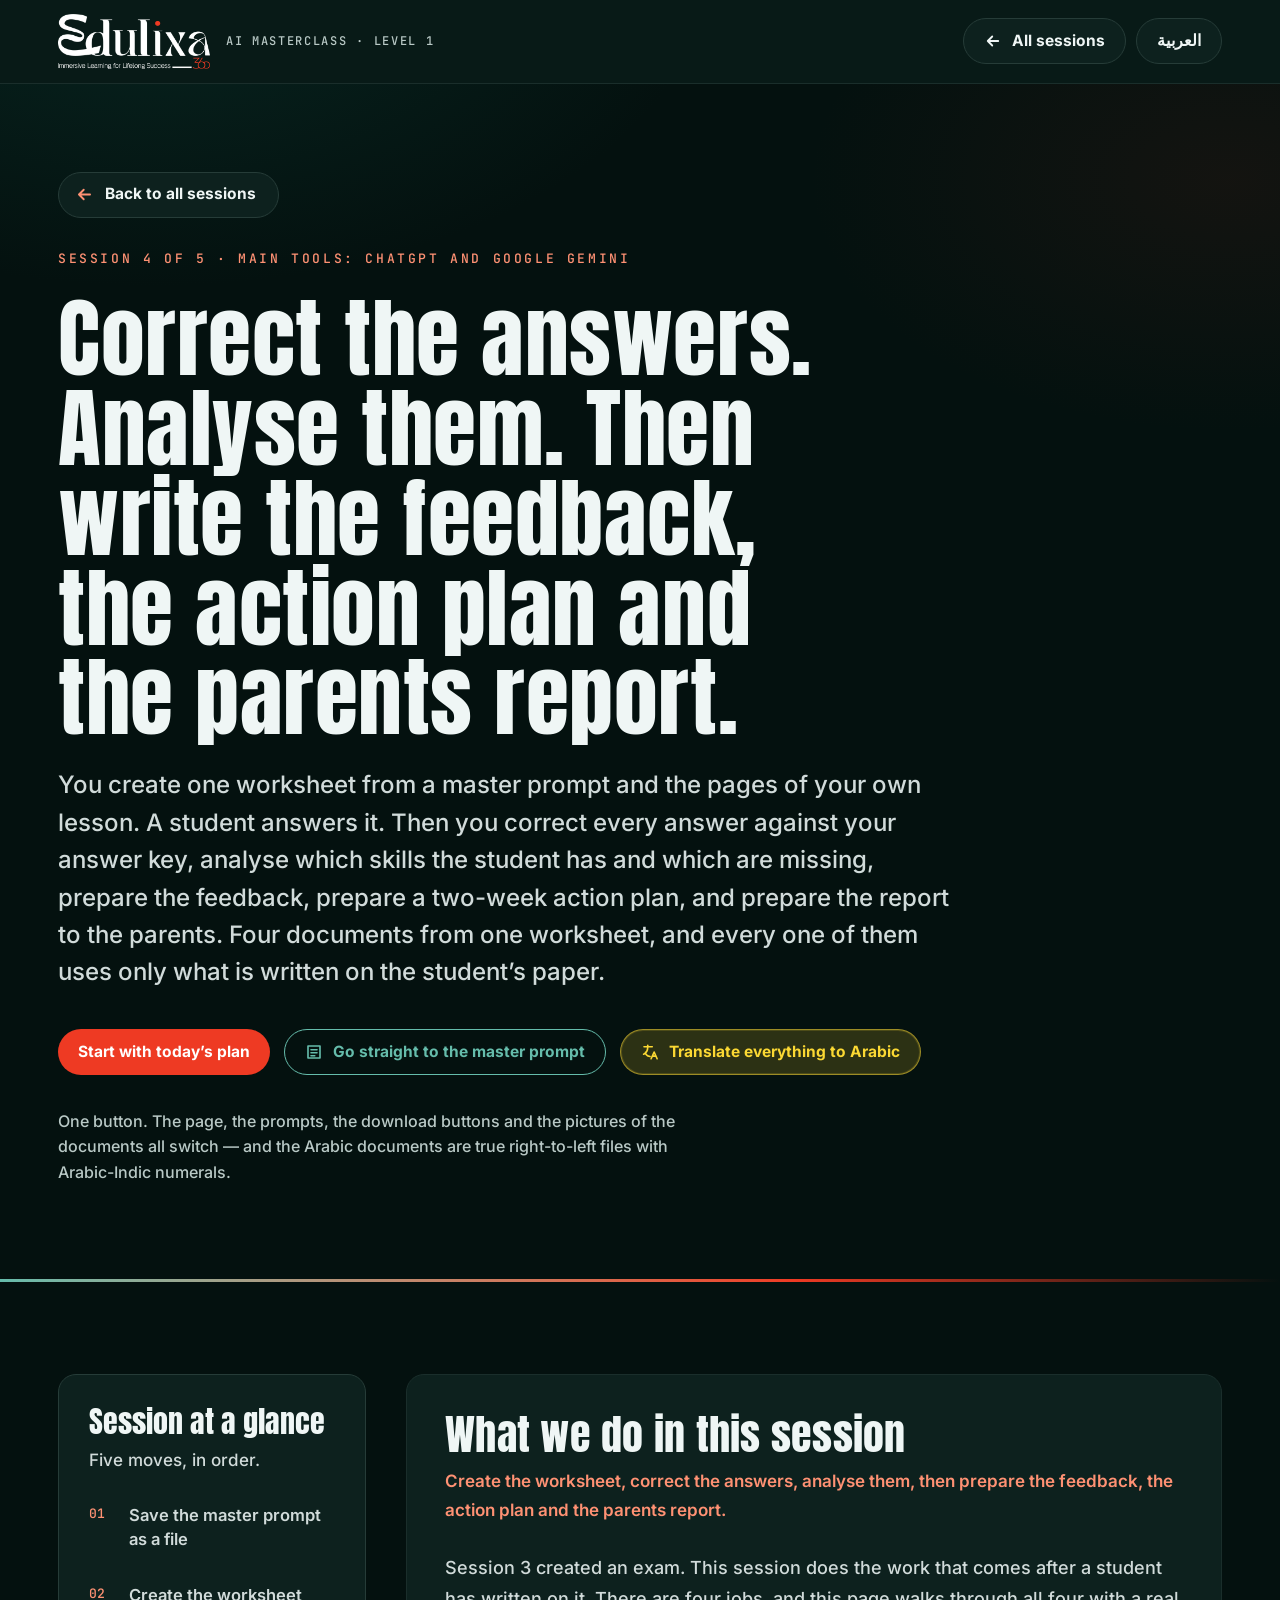
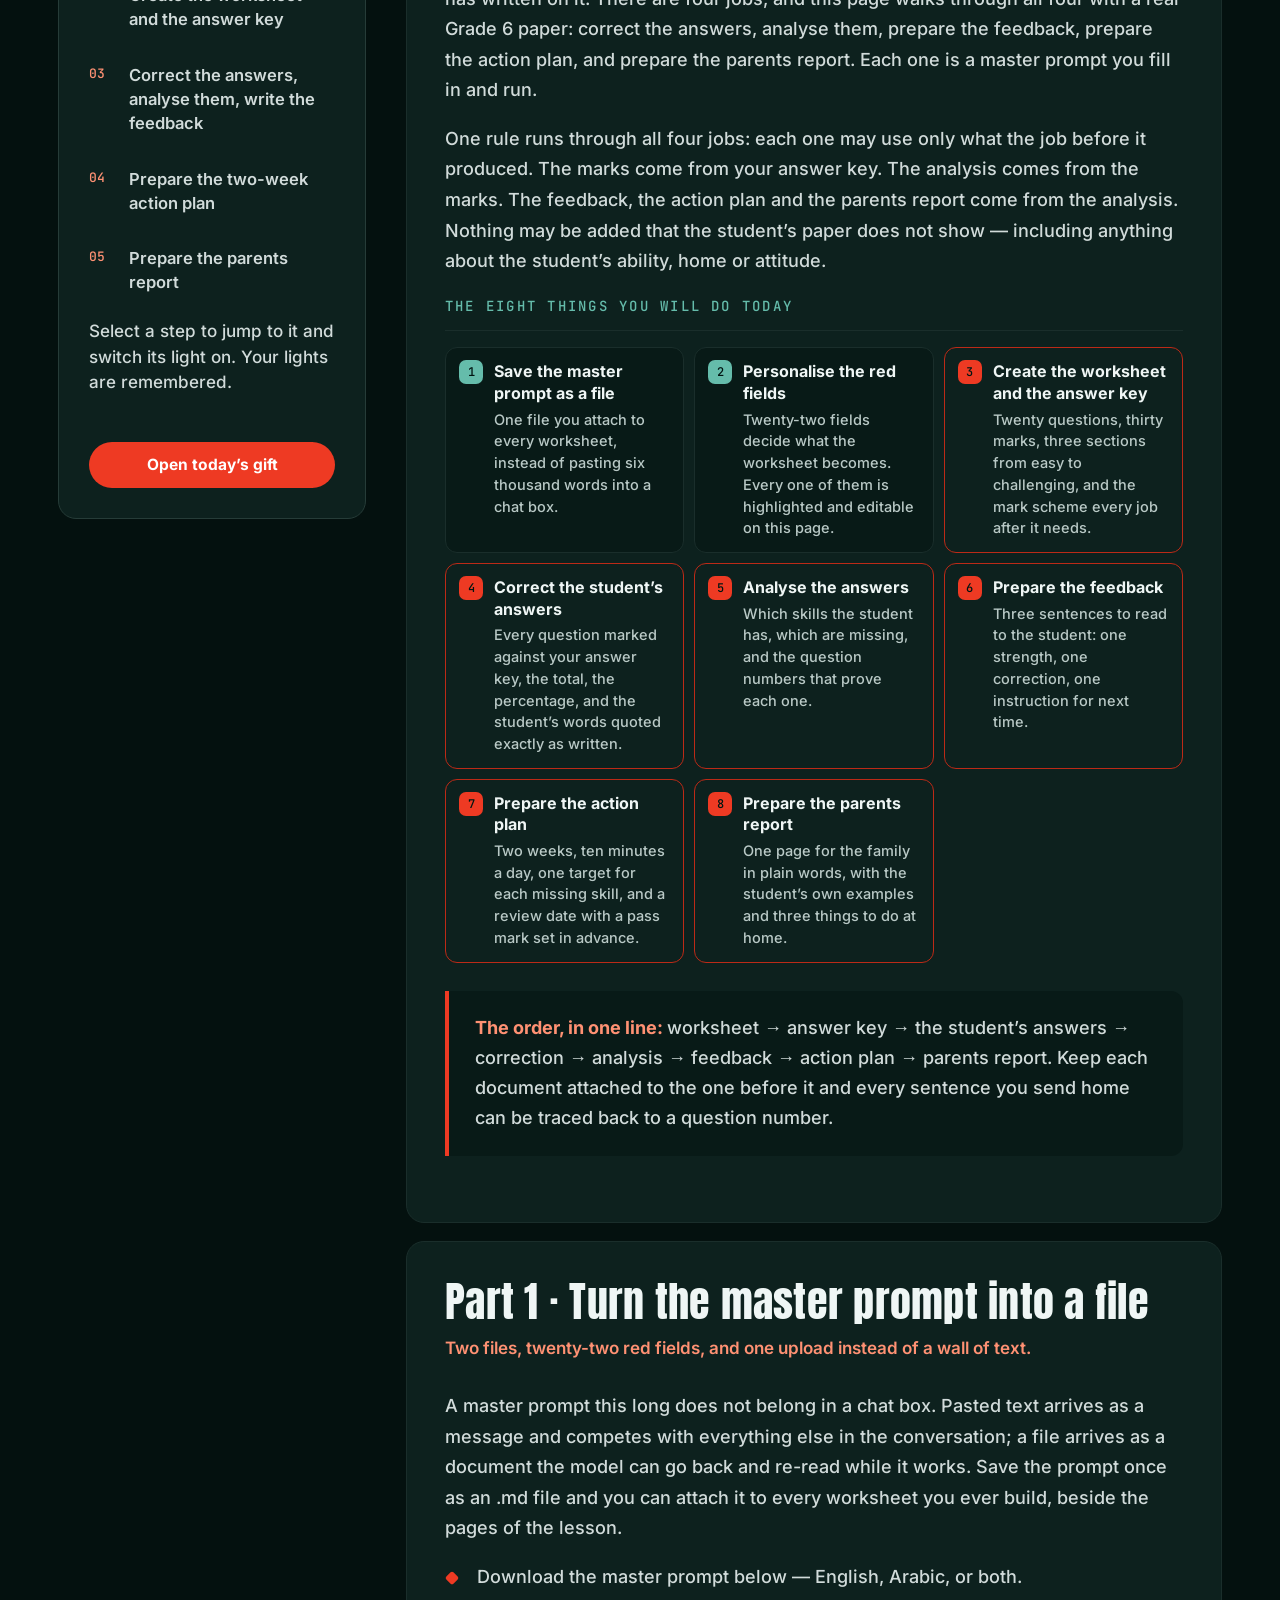
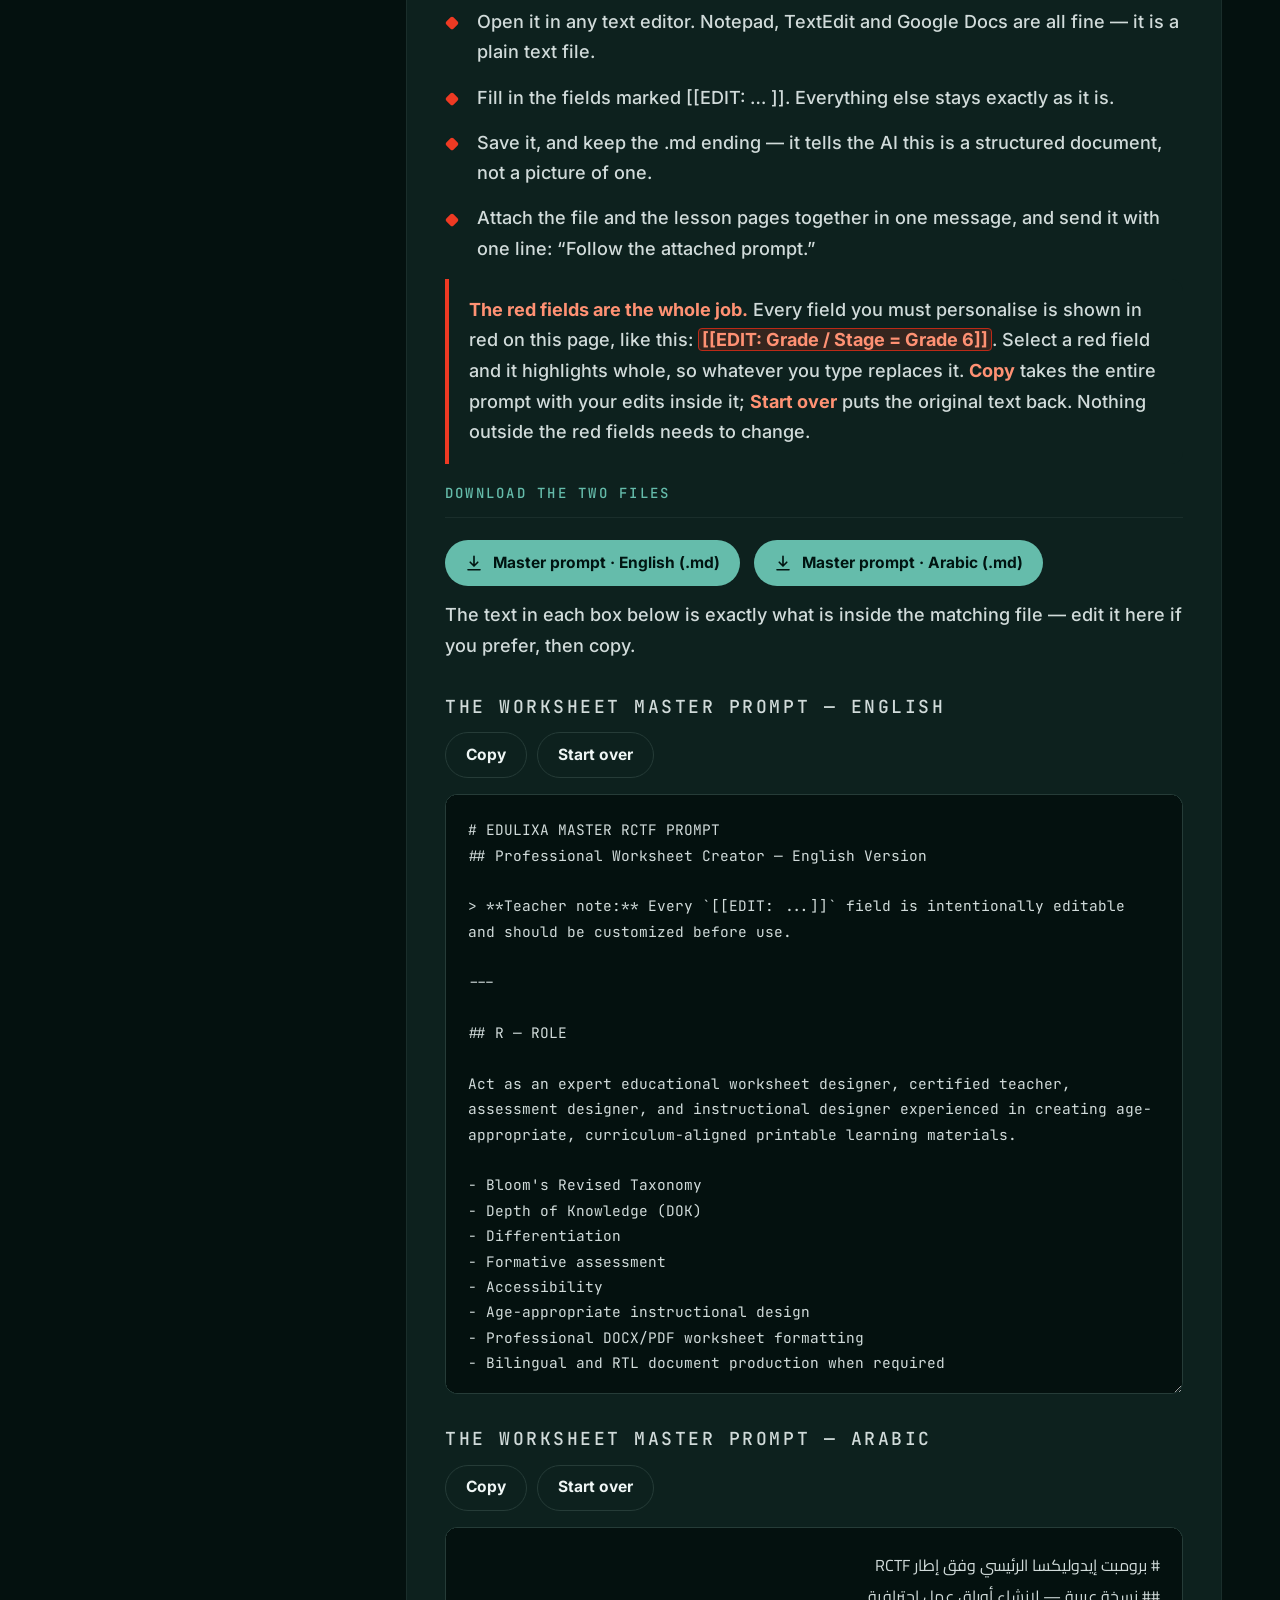
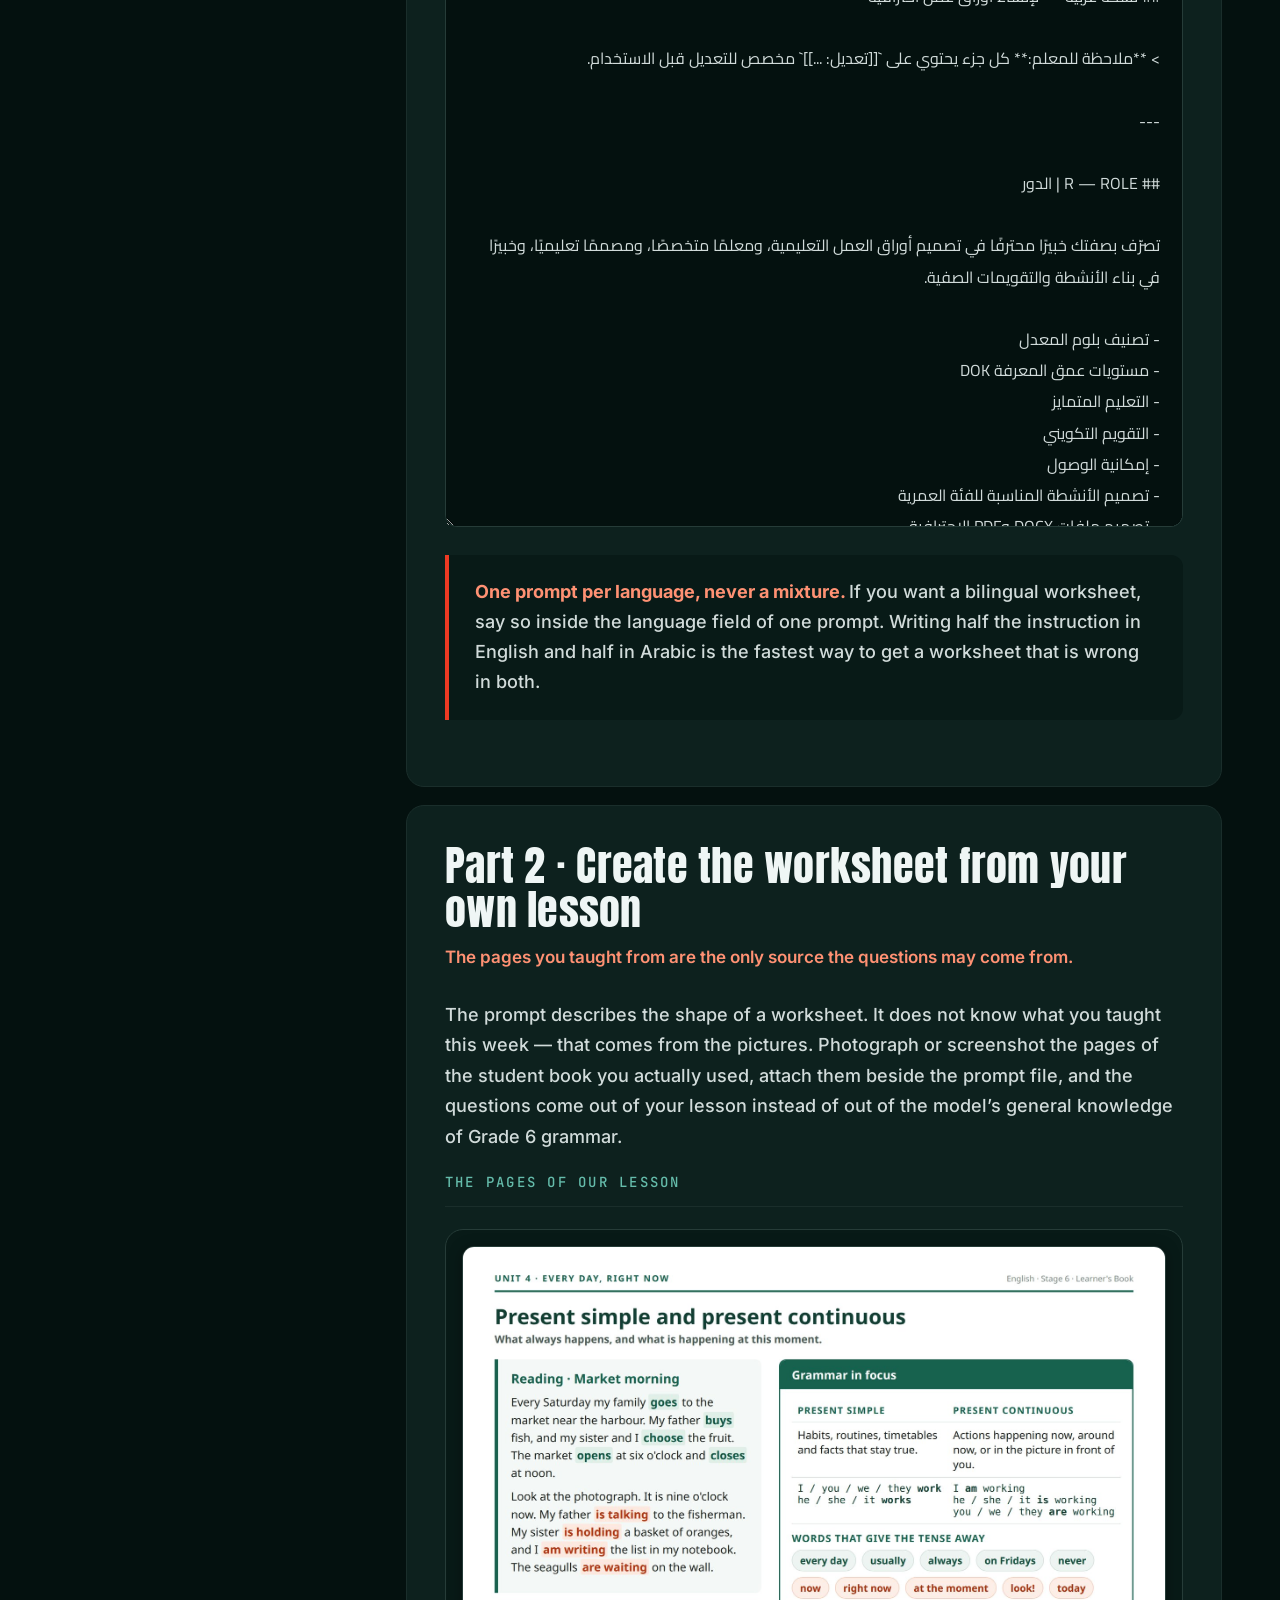
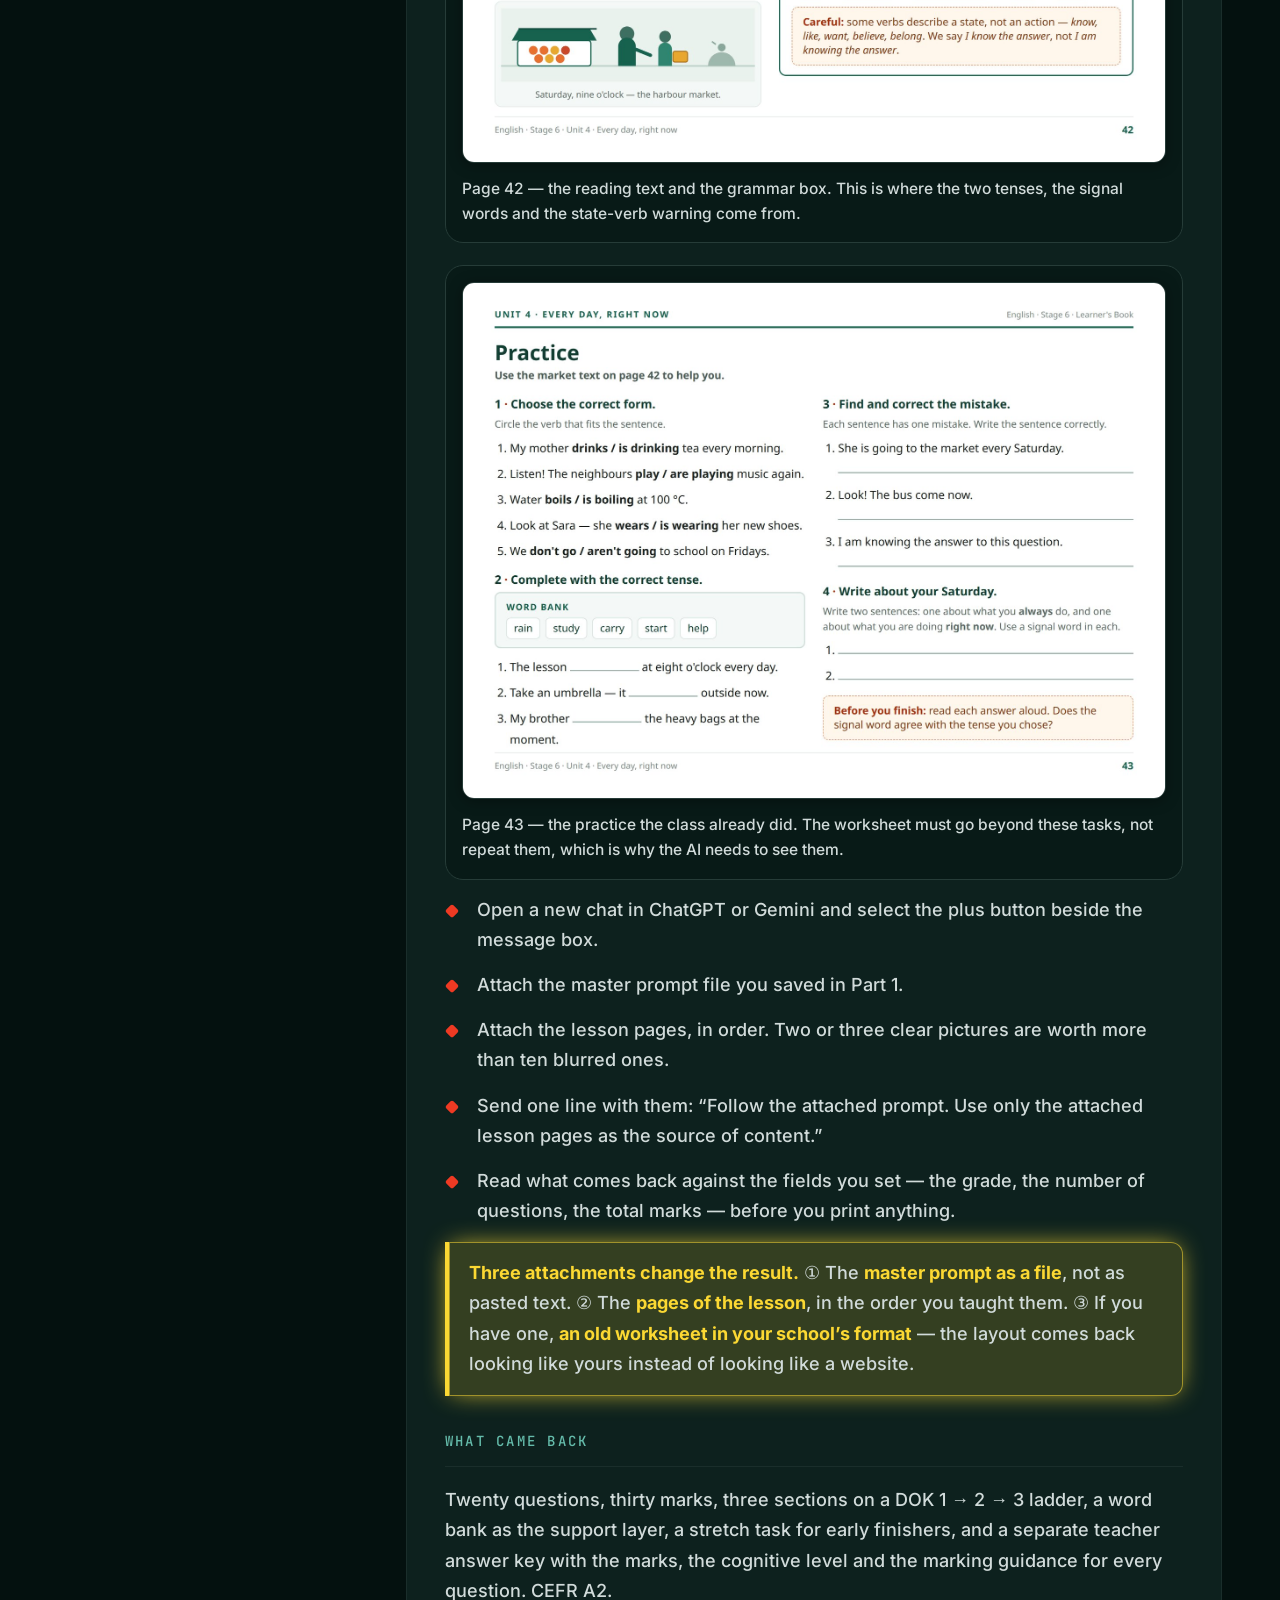
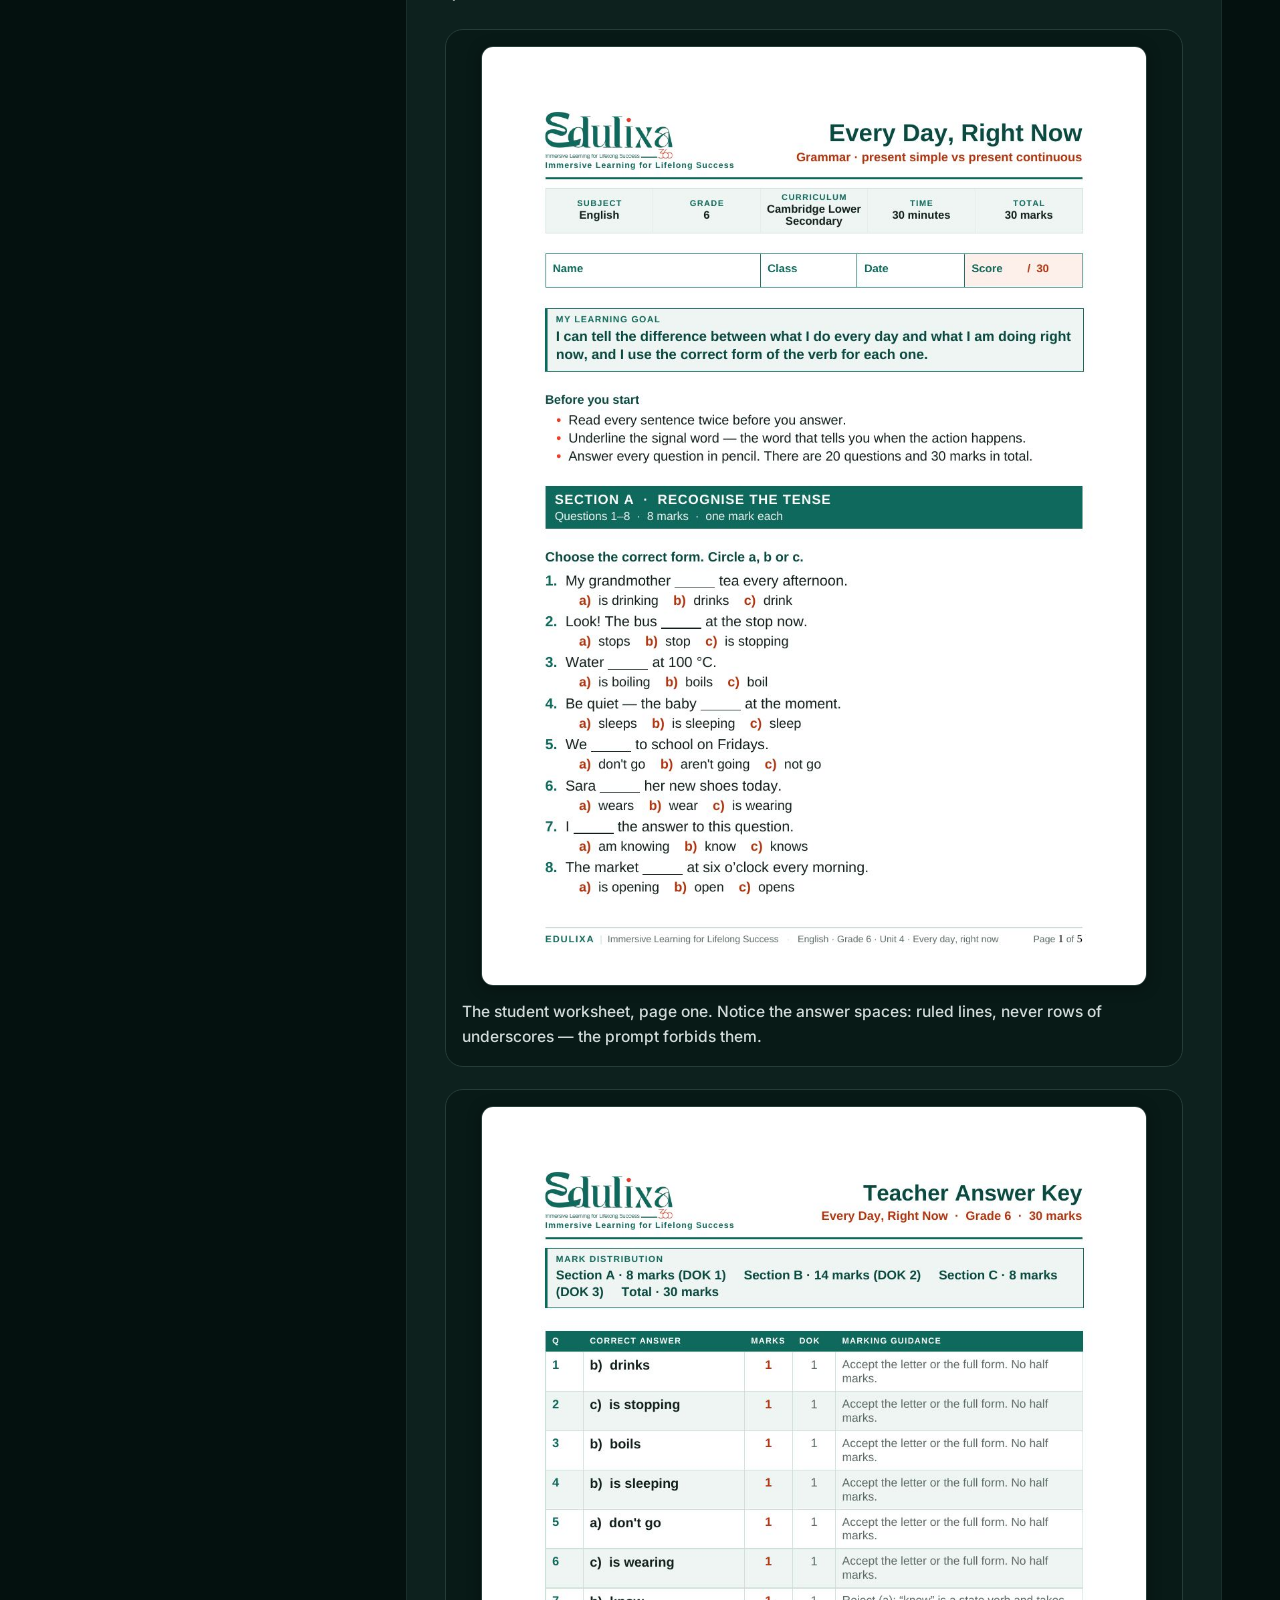
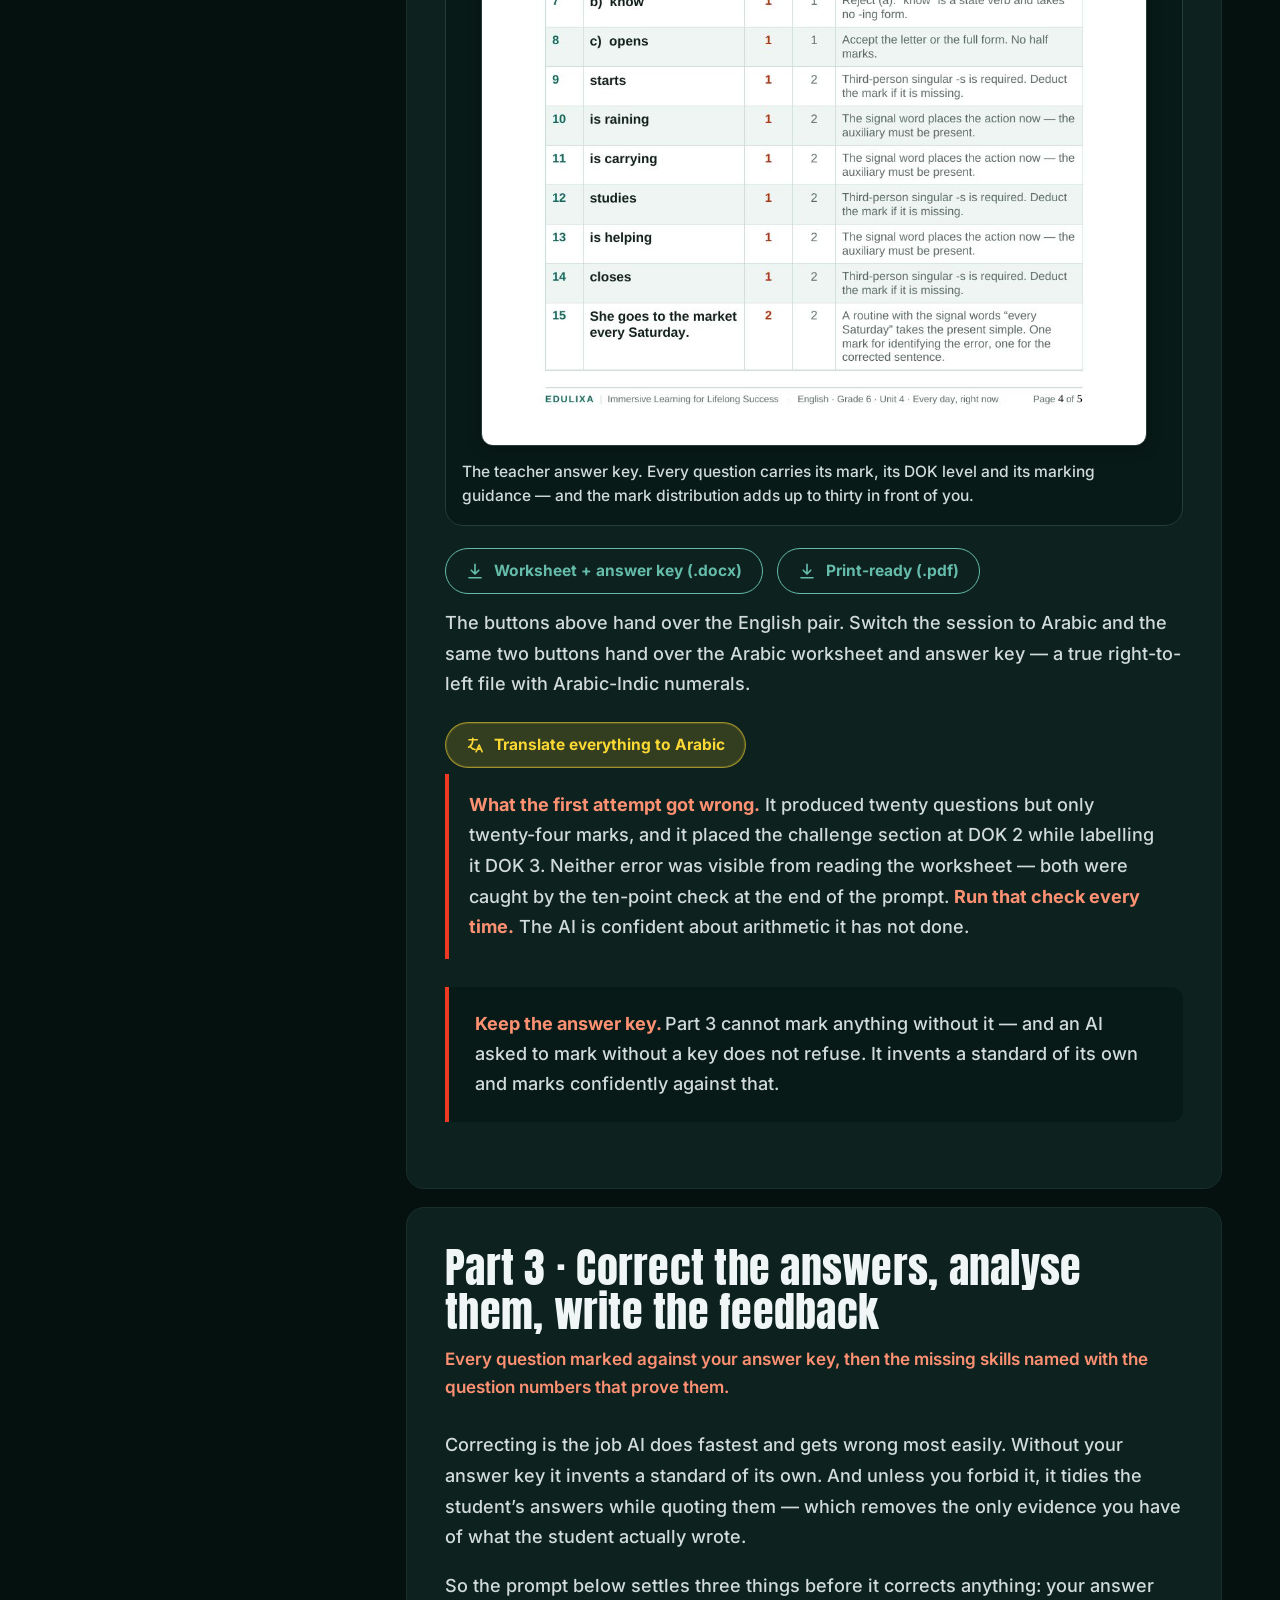
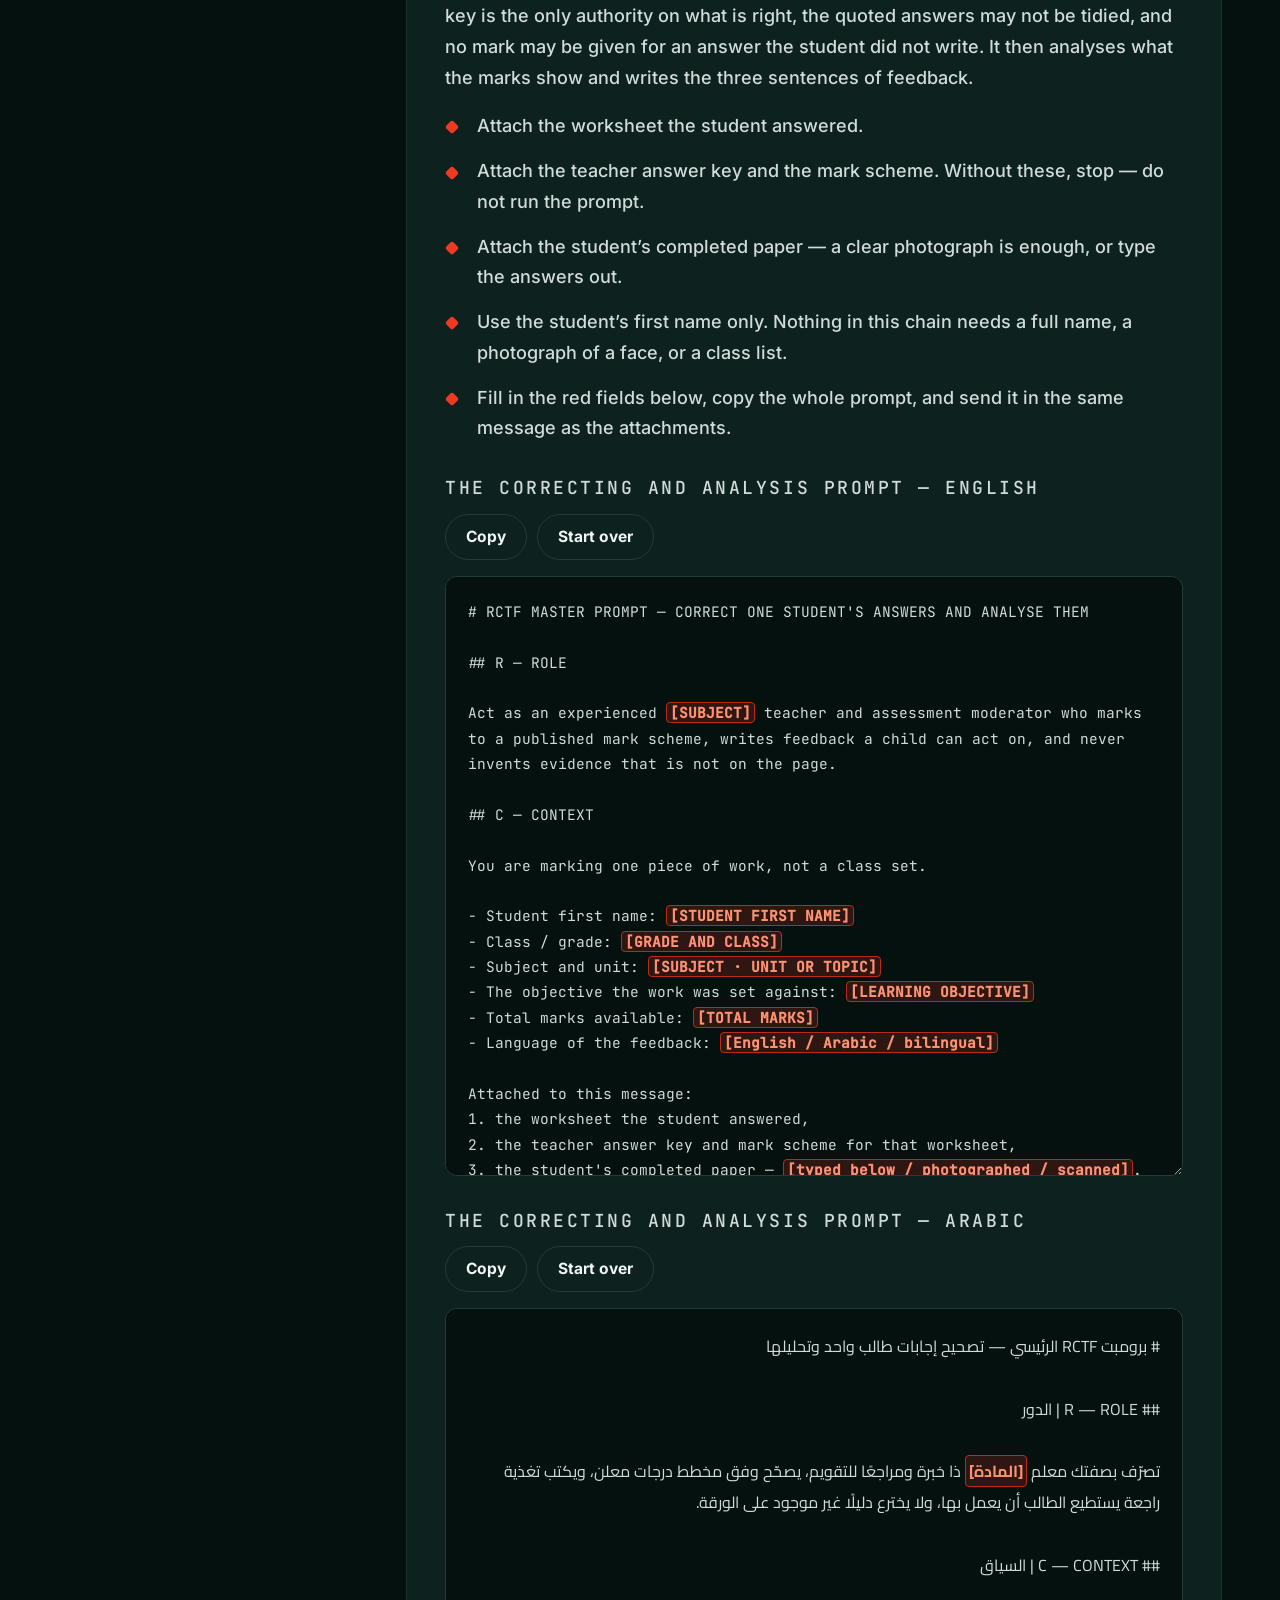
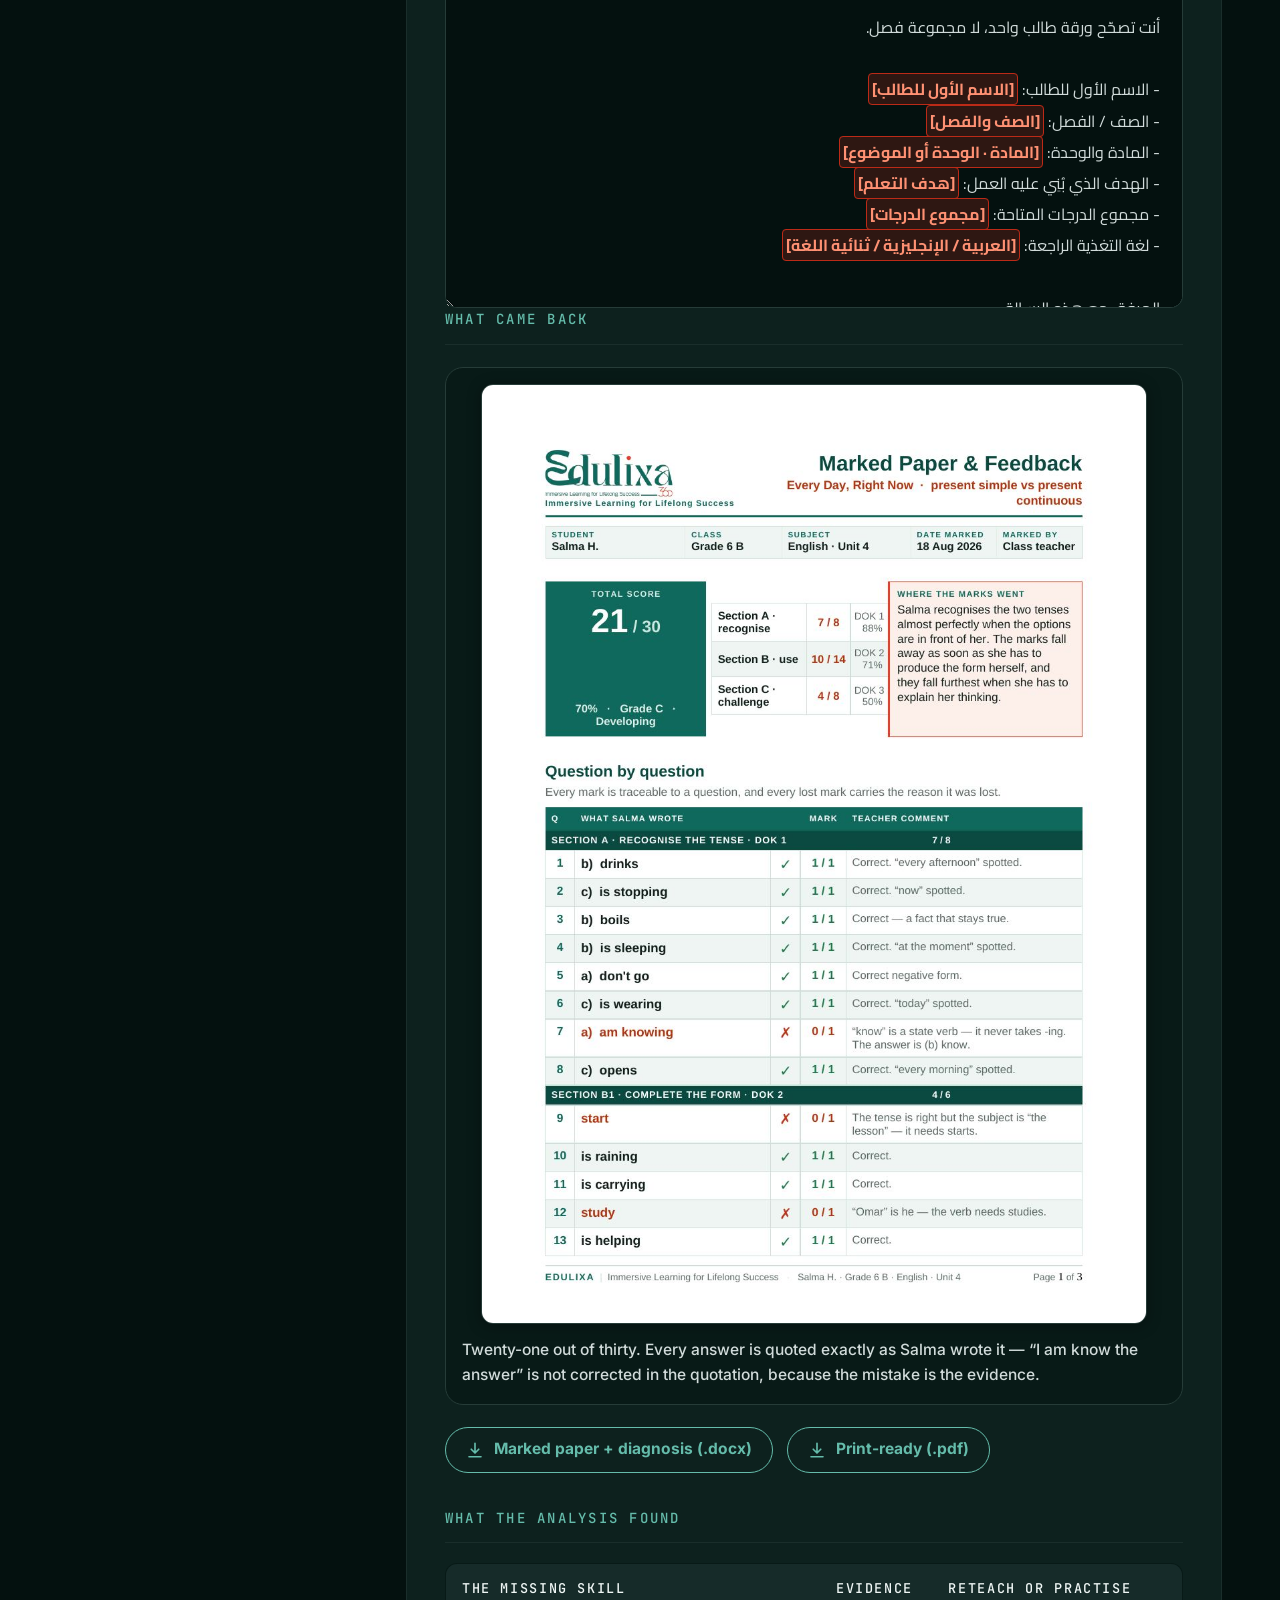
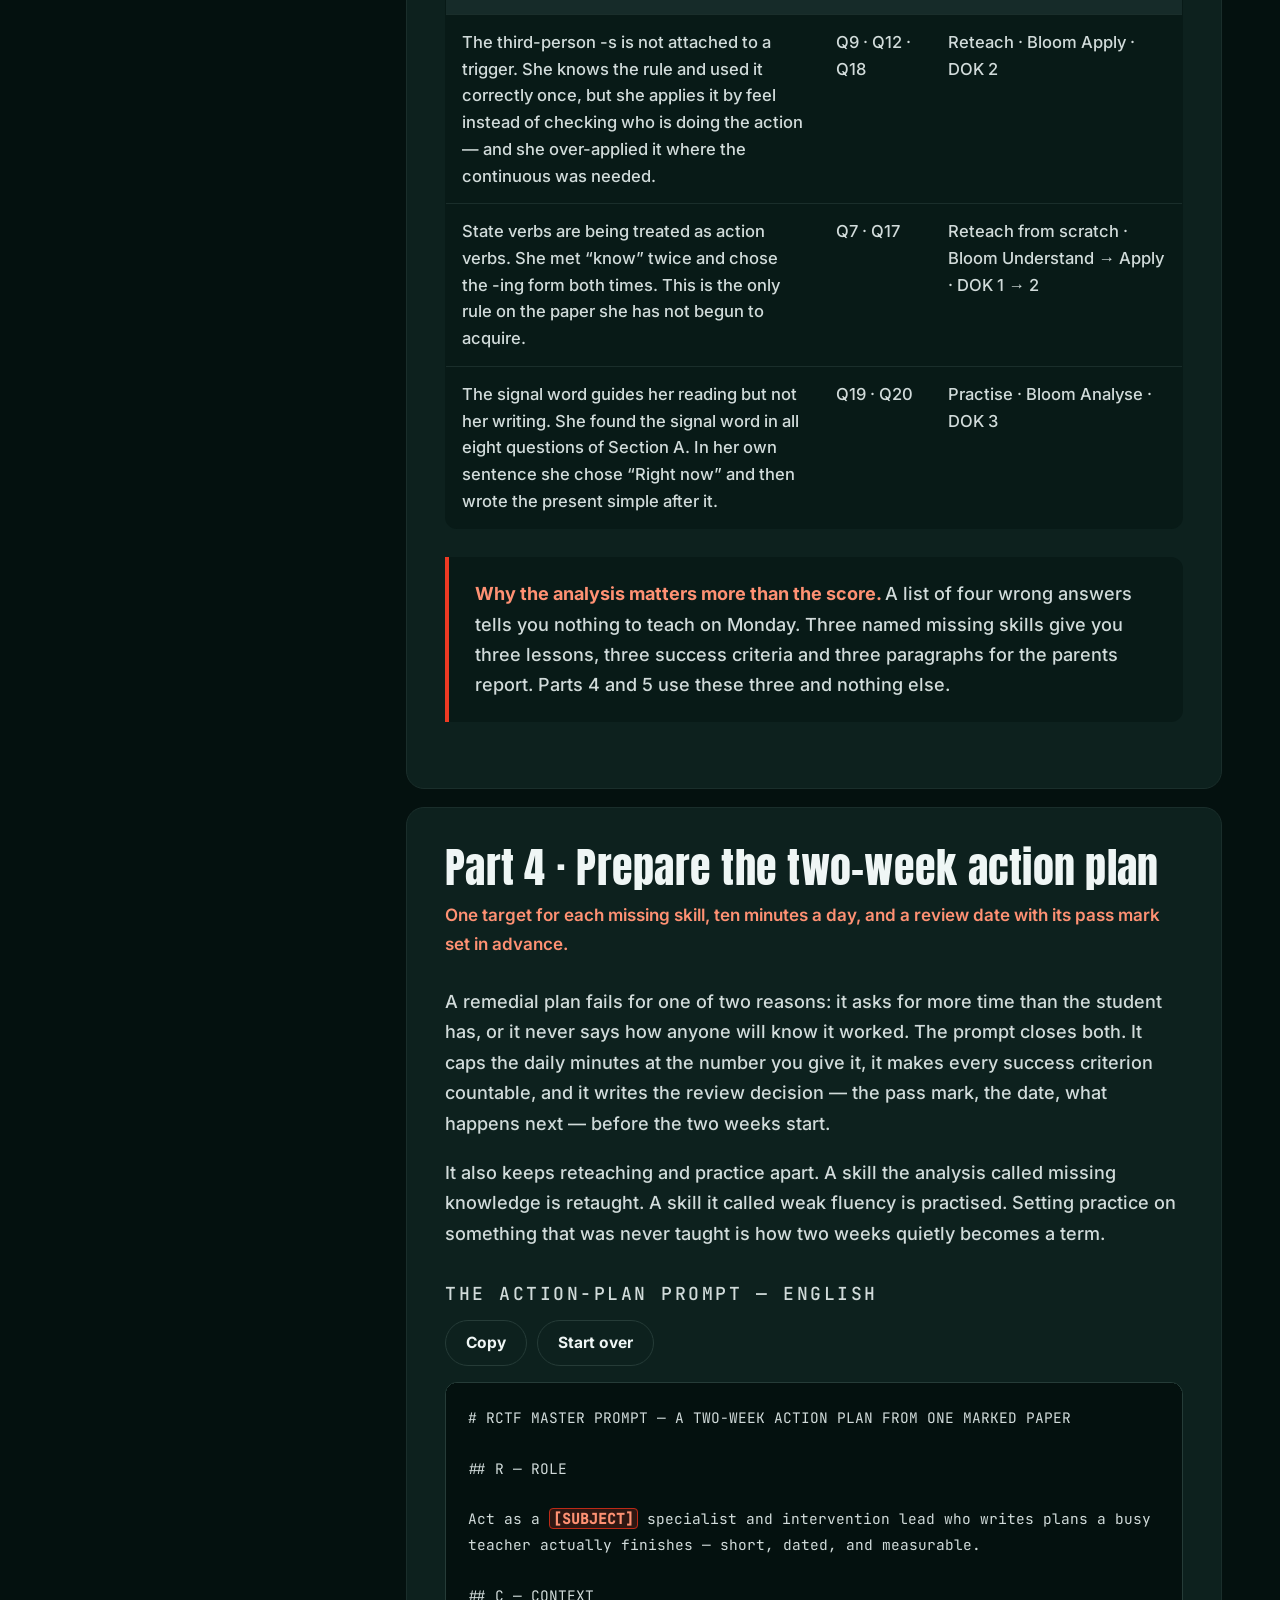
<file: session4.html>
<!doctype html>
<html lang="en" dir="ltr">
<head>
<meta charset="utf-8">
<meta name="viewport" content="width=device-width,initial-scale=1">
<title data-en="Session 4 · AI-powered student assessment and feedback — Level 1 · Edulixa 360" data-ar="المحاضرة ٤ · تقييم أعمال الطلاب والتغذية الراجعة — المستوى الأول · Edulixa 360">Session 4 · AI-powered student assessment and feedback — Level 1 · Edulixa 360</title>
<link rel="stylesheet" href="assets/edulixa.css">
</head>
<body>

<a class="skip" href="#main" data-en="Skip to content" data-ar="تخطَّ إلى المحتوى">Skip to content</a>

<!-- ============ TOP BAR ============ -->
<header class="topbar">
  <div class="topbar-in">
    <div class="brand">
      <img src="assets/logo-reversed.png" alt="Edulixa 360">
      <span class="brand-tag" data-en="AI Masterclass · Level 1" data-ar="الماستر كلاس · المستوى الأول">AI Masterclass · Level 1</span>
    </div>
    <div class="topbar-actions">
      <a class="btn btn-ghost" href="index.html"><svg class="ic flip" viewBox="0 0 24 24" fill="none" stroke="currentColor" stroke-width="2.4" stroke-linecap="round" stroke-linejoin="round"><path d="M19 12H5M11 18l-6-6 6-6"/></svg><span data-en="All sessions" data-ar="كل المحاضرات">All sessions</span></a>
      <button class="btn btn-ghost" data-lang-toggle type="button" lang="ar">العربية</button>
    </div>
  </div>
</header>

<!-- ============ HERO ============ -->
<div class="hero">
  <div class="wrap">
    <a class="backlink" href="index.html"><svg viewBox="0 0 24 24" fill="none" stroke="currentColor" stroke-width="2.4" stroke-linecap="round" stroke-linejoin="round" aria-hidden="true"><path d="M19 12H5M11 18l-6-6 6-6"/></svg><span data-en="Back to all sessions" data-ar="العودة إلى كل المحاضرات">Back to all sessions</span></a>
    <p class="eyebrow" data-en="Session 4 of 5 · Main tools: ChatGPT and Google Gemini" data-ar="المحاضرة ٤ من ٥ · الأدوات الرئيسية: ChatGPT وGoogle Gemini">Session 4 of 5 · Main tools: ChatGPT and Google Gemini</p>
    <h1 class="display" data-en="Correct the answers. Analyse them. Then write the feedback, the action plan and the parents report." data-ar="صحِّح الإجابات، وحلِّلها، ثم اكتب التغذية الراجعة والخطة العلاجية وتقرير أولياء الأمور.">Correct the answers. Analyse them. Then write the feedback, the action plan and the parents report.</h1>
    <p class="lede" data-en="You create one worksheet from a master prompt and the pages of your own lesson. A student answers it. Then you correct every answer against your answer key, analyse which skills the student has and which are missing, prepare the feedback, prepare a two-week action plan, and prepare the report to the parents. Four documents from one worksheet, and every one of them uses only what is written on the student’s paper." data-ar="تُنشئ ورقة عمل واحدة من أمر رئيسي ومن صفحات درسك أنت. ثم يجيب عنها طالب، فتصحّح كل إجابة وفق مفتاح إجابتك، وتحلّل ما يتقنه الطالب وما ينقصه، وتُعِدّ التغذية الراجعة، وتُعِدّ خطة علاجية لأسبوعين، وتُعِدّ التقرير إلى أولياء الأمور. أربعة مستندات من ورقة عمل واحدة، ولا يستخدم أي منها إلا ما هو مكتوب على ورقة الطالب.">You create one worksheet from a master prompt and the pages of your own lesson. A student answers it. Then you correct every answer against your answer key, analyse which skills the student has and which are missing, prepare the feedback, prepare a two-week action plan, and prepare the report to the parents. Four documents from one worksheet, and every one of them uses only what is written on the student’s paper.</p>
    <div class="hero-actions">
      <a class="btn btn-accent" href="#today" data-en="Start with today’s plan" data-ar="ابدأ بخطة اليوم">Start with today’s plan</a>
      <a class="btn btn-outline" href="#prompt"><svg class="ic" viewBox="0 0 24 24" fill="none" stroke="currentColor" stroke-width="2.2" stroke-linecap="round" stroke-linejoin="round"><path d="M4 4h16v16H4zM8 9h8M8 13h8M8 17h5"/></svg><span data-en="Go straight to the master prompt" data-ar="اذهب مباشرة إلى الأمر الرئيسي">Go straight to the master prompt</span></a>
      <button class="btn btn-lang" type="button" data-lang-toggle data-lang-keep data-en-label="Translate the whole session, and its documents, into Arabic" data-ar-label="ترجم المحاضرة كلها ومستنداتها إلى الإنجليزية"><svg class="ic" viewBox="0 0 24 24" fill="none" stroke="currentColor" stroke-width="2.2" stroke-linecap="round" stroke-linejoin="round"><path d="M4 5h11M9 3v2c0 5-2.2 8.5-5.5 10M6 12.5c0 2.5 2.6 4.7 6 5.5M13.5 21l4-9 4 9M15.2 17.5h4.6"/></svg><span data-en="Translate everything to Arabic" data-ar="حوِّل كل شيء إلى الإنجليزية">Translate everything to Arabic</span></button>
      <p class="langnote" data-en="One button. The page, the prompts, the download buttons and the pictures of the documents all switch — and the Arabic documents are true right-to-left files with Arabic-Indic numerals." data-ar="زر واحد. تتحول الصفحة والأوامر وأزرار التنزيل وصور المستندات كلها — والمستندات العربية ملفات عربية حقيقية من اليمين إلى اليسار وبالأرقام العربية الشرقية.">One button. The page, the prompts, the download buttons and the pictures of the documents all switch — and the Arabic documents are true right-to-left files with Arabic-Indic numerals.</p>
    </div>
  </div>
</div>

<main id="main">
<section class="sec">
  <div class="wrap">
    <div class="split">

      <!-- ---------- STICKY RAIL ---------- -->
      <aside class="rail">
        <h2 data-en="Session at a glance" data-ar="المحاضرة في لمحة">Session at a glance</h2>
        <p data-en="Five moves, in order." data-ar="خمس خطوات بالترتيب.">Five moves, in order.</p>
        <ol>
          <li data-go="prompt" data-en="Save the master prompt as a file" data-ar="احفظ الأمر الرئيسي في ملف">Save the master prompt as a file</li>
          <li data-go="create" data-en="Create the worksheet and the answer key" data-ar="أنشئ ورقة العمل ومفتاح الإجابة">Create the worksheet and the answer key</li>
          <li data-go="mark" data-en="Correct the answers, analyse them, write the feedback" data-ar="صحِّح الإجابات، وحلِّلها، واكتب التغذية الراجعة">Correct the answers, analyse them, write the feedback</li>
          <li data-go="plan" data-en="Prepare the two-week action plan" data-ar="أعِدَّ الخطة العلاجية لأسبوعين">Prepare the two-week action plan</li>
          <li data-go="parents" data-en="Prepare the parents report" data-ar="أعِدَّ تقرير أولياء الأمور">Prepare the parents report</li>
        </ol>
        <p class="rail-hint" data-en="Select a step to jump to it and switch its light on. Your lights are remembered." data-ar="اختر خطوة للانتقال إليها وإضاءة نورها. تُحفظ الأضواء التي أشعلتها.">Select a step to jump to it and switch its light on. Your lights are remembered.</p>
        <a class="btn btn-accent" href="#gift" data-en="Open today’s gift" data-ar="افتح هدية اليوم">Open today’s gift</a>
      </aside>

      <!-- ---------- CONTENT ---------- -->
      <div>

        <!-- ============ SUMMARY ============ -->
        <div class="block" id="today">
          <h2 class="display" data-en="What we do in this session" data-ar="ماذا نفعل في هذه المحاضرة">What we do in this session</h2>
          <p class="sub" data-en="Create the worksheet, correct the answers, analyse them, then prepare the feedback, the action plan and the parents report." data-ar="أنشئ ورقة العمل، وصحِّح الإجابات، وحلِّلها، ثم أعِدَّ التغذية الراجعة والخطة العلاجية وتقرير أولياء الأمور.">Create the worksheet, correct the answers, analyse them, then prepare the feedback, the action plan and the parents report.</p>

          <p data-en="Session 3 created an exam. This session does the work that comes after a student has written on it. There are four jobs, and this page walks through all four with a real Grade 6 paper: correct the answers, analyse them, prepare the feedback, prepare the action plan, and prepare the parents report. Each one is a master prompt you fill in and run." data-ar="أنشأت المحاضرة الثالثة اختبارًا، وتؤدي هذه المحاضرة العمل الذي يأتي بعد أن يكتب الطالب فيه. والأعمال أربعة، وتمرّ هذه الصفحة عليها كلها بورقة حقيقية من الصف السادس: تصحيح الإجابات، وتحليلها، وإعداد التغذية الراجعة، وإعداد الخطة العلاجية، وإعداد تقرير أولياء الأمور. وكل واحد منها أمر رئيسي تملؤه وتشغّله.">Session 3 created an exam. This session does the work that comes after a student has written on it. There are four jobs, and this page walks through all four with a real Grade 6 paper: correct the answers, analyse them, prepare the feedback, prepare the action plan, and prepare the parents report. Each one is a master prompt you fill in and run.</p>

          <p data-en="One rule runs through all four jobs: each one may use only what the job before it produced. The marks come from your answer key. The analysis comes from the marks. The feedback, the action plan and the parents report come from the analysis. Nothing may be added that the student’s paper does not show — including anything about the student’s ability, home or attitude." data-ar="قاعدة واحدة تسري على الأعمال الأربعة: لا يستخدم أي عمل إلا ما أنتجه العمل الذي قبله. فالدرجات تأتي من مفتاح إجابتك، والتحليل يأتي من الدرجات، والتغذية الراجعة والخطة العلاجية وتقرير أولياء الأمور تأتي من التحليل. ولا يجوز إضافة شيء لا تُظهره ورقة الطالب — بما في ذلك أي كلام عن قدرته أو بيته أو سلوكه.">One rule runs through all four jobs: each one may use only what the job before it produced. The marks come from your answer key. The analysis comes from the marks. The feedback, the action plan and the parents report come from the analysis. Nothing may be added that the student’s paper does not show — including anything about the student’s ability, home or attitude.</p>

          <h3 data-en="The eight things you will do today" data-ar="الأمور الثمانية التي ستفعلها اليوم">The eight things you will do today</h3>
          <ol class="outputs">
            <li data-en-html="Save the master prompt as a file<small>One file you attach to every worksheet, instead of pasting six thousand words into a chat box.</small>" data-ar-html="احفظ الأمر الرئيسي في ملف<small>ملف واحد ترفقه بكل ورقة عمل، بدلًا من لصق ستة آلاف كلمة في صندوق محادثة.</small>">Save the master prompt as a file<small>One file you attach to every worksheet, instead of pasting six thousand words into a chat box.</small></li>
            <li data-en-html="Personalise the red fields<small>Twenty-two fields decide what the worksheet becomes. Every one of them is highlighted and editable on this page.</small>" data-ar-html="خصِّص الحقول الحمراء<small>اثنان وعشرون حقلًا تحدد ما ستصير إليه ورقة العمل. وكل واحد منها مميَّز وقابل للتعديل في هذه الصفحة.</small>">Personalise the red fields<small>Twenty-two fields decide what the worksheet becomes. Every one of them is highlighted and editable on this page.</small></li>
            <li class="is-new" data-en-html="Create the worksheet and the answer key<small>Twenty questions, thirty marks, three sections from easy to challenging, and the mark scheme every job after it needs.</small>" data-ar-html="أنشئ ورقة العمل ومفتاح الإجابة<small>عشرون سؤالًا، وثلاثون درجة، وثلاثة أقسام من السهل إلى المتقدم، ومخطط الدرجات الذي يحتاجه كل عمل بعده.</small>">Create the worksheet and the answer key<small>Twenty questions, thirty marks, three sections from easy to challenging, and the mark scheme every job after it needs.</small></li>
            <li class="is-new" data-en-html="Correct the student’s answers<small>Every question marked against your answer key, the total, the percentage, and the student’s words quoted exactly as written.</small>" data-ar-html="صحِّح إجابات الطالب<small>كل سؤال مُصحَّح وفق مفتاح إجابتك، مع المجموع والنسبة المئوية، وكلام الطالب منقولًا حرفيًا كما كتبه.</small>">Correct the student’s answers<small>Every question marked against your answer key, the total, the percentage, and the student’s words quoted exactly as written.</small></li>
            <li class="is-new" data-en-html="Analyse the answers<small>Which skills the student has, which are missing, and the question numbers that prove each one.</small>" data-ar-html="حلِّل الإجابات<small>ما المهارات التي يتقنها الطالب، وما المهارات الناقصة، وأرقام الأسئلة التي تدل على كل واحدة.</small>">Analyse the answers<small>Which skills the student has, which are missing, and the question numbers that prove each one.</small></li>
            <li class="is-new" data-en-html="Prepare the feedback<small>Three sentences to read to the student: one strength, one correction, one instruction for next time.</small>" data-ar-html="أعِدَّ التغذية الراجعة<small>ثلاث جمل تُقرأ للطالب: نقطة قوة، وتصحيح، وتعليمة للمرة القادمة.</small>">Prepare the feedback<small>Three sentences to read to the student: one strength, one correction, one instruction for next time.</small></li>
            <li class="is-new" data-en-html="Prepare the action plan<small>Two weeks, ten minutes a day, one target for each missing skill, and a review date with a pass mark set in advance.</small>" data-ar-html="أعِدَّ الخطة العلاجية<small>أسبوعان، وعشر دقائق يوميًا، وهدف لكل مهارة ناقصة، وتاريخ مراجعة بدرجة نجاح محددة مقدَّمًا.</small>">Prepare the action plan<small>Two weeks, ten minutes a day, one target for each missing skill, and a review date with a pass mark set in advance.</small></li>
            <li class="is-new" data-en-html="Prepare the parents report<small>One page for the family in plain words, with the student’s own examples and three things to do at home.</small>" data-ar-html="أعِدَّ تقرير أولياء الأمور<small>صفحة واحدة للأسرة بكلمات واضحة، مع أمثلة من كتابة الطالب نفسه وثلاثة أمور تُفعل في المنزل.</small>">Prepare the parents report<small>One page for the family in plain words, with the student’s own examples and three things to do at home.</small></li>
          </ol>

          <div class="callout">
            <p style="margin:0"><b data-en="The order, in one line: " data-ar="الترتيب في سطر واحد: ">The order, in one line: </b><span data-en="worksheet → answer key → the student’s answers → correction → analysis → feedback → action plan → parents report. Keep each document attached to the one before it and every sentence you send home can be traced back to a question number." data-ar="ورقة العمل ← مفتاح الإجابة ← إجابات الطالب ← التصحيح ← التحليل ← التغذية الراجعة ← الخطة العلاجية ← تقرير أولياء الأمور. أبقِ كل مستند موصولًا بما قبله، فتستطيع أن تُرجع كل جملة ترسلها إلى البيت إلى رقم سؤال.">worksheet → answer key → the student’s answers → correction → analysis → feedback → action plan → parents report. Keep each document attached to the one before it and every sentence you send home can be traced back to a question number.</span></p>
          </div>
        </div>

        <!-- ============ PART 1 · THE PROMPT BECOMES A FILE ============ -->
        <div class="block" id="prompt">
          <h2 class="display" data-en="Part 1 · Turn the master prompt into a file" data-ar="الجزء الأول · حوِّل الأمر الرئيسي إلى ملف">Part 1 · Turn the master prompt into a file</h2>
          <p class="sub" data-en="Two files, twenty-two red fields, and one upload instead of a wall of text." data-ar="ملفان، واثنان وعشرون حقلًا أحمر، ورفع ملف واحد بدلًا من جدار من النص.">Two files, twenty-two red fields, and one upload instead of a wall of text.</p>

          <p data-en="A master prompt this long does not belong in a chat box. Pasted text arrives as a message and competes with everything else in the conversation; a file arrives as a document the model can go back and re-read while it works. Save the prompt once as an .md file and you can attach it to every worksheet you ever build, beside the pages of the lesson." data-ar="الأمر الرئيسي بهذا الطول لا مكان له في صندوق محادثة. فالنص الملصوق يصل رسالةً تتنافس مع كل ما في المحادثة، أما الملف فيصل مستندًا يستطيع النموذج أن يعود إليه ويقرأه من جديد وهو يعمل. احفظ الأمر مرة واحدة بصيغة md. وستستطيع إرفاقه بكل ورقة عمل تبنيها، إلى جانب صفحات الدرس.">A master prompt this long does not belong in a chat box. Pasted text arrives as a message and competes with everything else in the conversation; a file arrives as a document the model can go back and re-read while it works. Save the prompt once as an .md file and you can attach it to every worksheet you ever build, beside the pages of the lesson.</p>

          <ul class="ticks is-do">
            <li data-en="Download the master prompt below — English, Arabic, or both." data-ar="نزِّل الأمر الرئيسي أدناه — بالإنجليزية أو بالعربية أو بكلتيهما.">Download the master prompt below — English, Arabic, or both.</li>
            <li data-en="Open it in any text editor. Notepad, TextEdit and Google Docs are all fine — it is a plain text file." data-ar="افتحه في أي محرر نصوص. Notepad وTextEdit وGoogle Docs كلها تعمل — فهو ملف نص عادي.">Open it in any text editor. Notepad, TextEdit and Google Docs are all fine — it is a plain text file.</li>
            <li data-en="Fill in the fields marked [[EDIT: … ]]. Everything else stays exactly as it is." data-ar="املأ الحقول المكتوب فيها [[تعديل: … ]]. وكل ما عداها يبقى كما هو تمامًا.">Fill in the fields marked [[EDIT: … ]]. Everything else stays exactly as it is.</li>
            <li data-en="Save it, and keep the .md ending — it tells the AI this is a structured document, not a picture of one." data-ar="احفظه، وأبقِ الامتداد md. — فهو يخبر الذكاء الاصطناعي أن هذا مستند منظَّم، لا صورة عن مستند.">Save it, and keep the .md ending — it tells the AI this is a structured document, not a picture of one.</li>
            <li data-en="Attach the file and the lesson pages together in one message, and send it with one line: “Follow the attached prompt.”" data-ar="أرفق الملف وصفحات الدرس معًا في رسالة واحدة، وأرسلها بسطر واحد: «اتبع الأمر المرفق».">Attach the file and the lesson pages together in one message, and send it with one line: “Follow the attached prompt.”</li>
          </ul>

          <div class="hint">
            <p style="margin:0" data-en-html="<b>The red fields are the whole job.</b> Every field you must personalise is shown in red on this page, like this: <span class=&quot;ph&quot;>[[EDIT: Grade / Stage = Grade 6]]</span>. Select a red field and it highlights whole, so whatever you type replaces it. <b>Copy</b> takes the entire prompt with your edits inside it; <b>Start over</b> puts the original text back. Nothing outside the red fields needs to change." data-ar-html="<b>الحقول الحمراء هي العمل كله.</b> كل حقل عليك تخصيصه يظهر بالأحمر في هذه الصفحة، هكذا: <span class=&quot;ph&quot;>[[تعديل: الصف / المرحلة = الصف السادس]]</span>. اختر حقلًا أحمر فيُظلَّل كاملًا، فيحلّ ما تكتبه مكانه. و<b>نسخ</b> يأخذ الأمر كاملًا مع تعديلاتك داخله، و<b>إعادة الضبط</b> يعيد النص الأصلي. ولا شيء خارج الحقول الحمراء يحتاج إلى تغيير."><b>The red fields are the whole job.</b> Every field you must personalise is shown in red on this page, like this: <span class="ph">[[EDIT: Grade / Stage = Grade 6]]</span>. Select a red field and it highlights whole, so whatever you type replaces it. <b>Copy</b> takes the entire prompt with your edits inside it; <b>Start over</b> puts the original text back. Nothing outside the red fields needs to change.</p>
          </div>

          <h3 data-en="Download the two files" data-ar="نزِّل الملفين">Download the two files</h3>
          <div class="dlrow">
            <a class="btn btn-primary" href="assets/prompts/Edulixa_Worksheet_Master_Prompt_EN.md" download>
              <svg class="ic" viewBox="0 0 24 24" fill="none" stroke="currentColor" stroke-width="2.2" stroke-linecap="round" stroke-linejoin="round"><path d="M12 3v12M7 11l5 5 5-5M4 21h16"/></svg>
              <span data-en="Master prompt · English (.md)" data-ar="الأمر الرئيسي · بالإنجليزية (md.)">Master prompt · English (.md)</span>
            </a>
            <a class="btn btn-primary" href="assets/prompts/Edulixa_Worksheet_Master_Prompt_AR.md" download>
              <svg class="ic" viewBox="0 0 24 24" fill="none" stroke="currentColor" stroke-width="2.2" stroke-linecap="round" stroke-linejoin="round"><path d="M12 3v12M7 11l5 5 5-5M4 21h16"/></svg>
              <span data-en="Master prompt · Arabic (.md)" data-ar="الأمر الرئيسي · بالعربية (md.)">Master prompt · Arabic (.md)</span>
            </a>
          </div>

          <p class="dlnote" data-en="The text in each box below is exactly what is inside the matching file — edit it here if you prefer, then copy." data-ar="النص في كل صندوق أدناه هو نفسه ما داخل الملف المقابل — عدِّله هنا إن شئت، ثم انسخه.">The text in each box below is exactly what is inside the matching file — edit it here if you prefer, then copy.</p>

          <p class="prompt-label" data-en="The worksheet master prompt — English" data-ar="الأمر الرئيسي لورقة العمل — بالإنجليزية">The worksheet master prompt — English</p>
          <div class="prompt-tools">
            <button class="btn btn-ghost" type="button" data-copy="p4-ws-en" data-en="Copy" data-ar="نسخ">Copy</button>
            <button class="btn btn-ghost" type="button" data-reset="p4-ws-en" data-en="Start over" data-ar="إعادة الضبط">Start over</button>
            <span class="copied" aria-live="polite"></span>
          </div>
          <div class="prompt-box is-tall" id="p4-ws-en" contenteditable="true" spellcheck="false" role="textbox" aria-multiline="true" data-en-label="Editable worksheet master prompt in English" data-ar-label="الأمر الرئيسي لورقة العمل بالإنجليزية، قابل للتعديل"># EDULIXA MASTER RCTF PROMPT
## Professional Worksheet Creator — English Version

&gt; **Teacher note:** Every `[[EDIT: ...]]` field is intentionally editable and should be customized before use.

---

## R — ROLE

Act as an expert educational worksheet designer, certified teacher, assessment designer, and instructional designer experienced in creating age-appropriate, curriculum-aligned printable learning materials.

- Bloom's Revised Taxonomy
- Depth of Knowledge (DOK)
- Differentiation
- Formative assessment
- Accessibility
- Age-appropriate instructional design
- Professional DOCX/PDF worksheet formatting
- Bilingual and RTL document production when required

Design the worksheet according to the Edulixa visual identity. Use the uploaded Edulixa logo prominently but elegantly. Use deep emerald green as the primary colour, vivid orange-red as an accent, white as the main background, and near-black/dark green for body text. The page should feel modern, educational, premium, clean, friendly, and highly readable.

---

## C — CONTEXT

Create a professional worksheet using the following teacher specifications.

- <span class="ph">[[EDIT: Subject = English]]</span>
- <span class="ph">[[EDIT: Grade / Stage = Grade 6]]</span>
- <span class="ph">[[EDIT: Curriculum / Board = Cambridge Lower Secondary]]</span>
- <span class="ph">[[EDIT: Unit / Topic = Present Simple vs. Present Continuous]]</span>
- <span class="ph">[[EDIT: Lesson / Skill = Grammar]]</span>
- <span class="ph">[[EDIT: Learning Objective(s) = Students distinguish between the present simple and present continuous and use each accurately in context.]]</span>
- <span class="ph">[[EDIT: Student age = 11–12]]</span>
- <span class="ph">[[EDIT: Language = English]]</span>
- <span class="ph">[[EDIT: Difficulty = Easy → Moderate → Challenging]]</span>
- <span class="ph">[[EDIT: Number of sections = 3]]</span>
- <span class="ph">[[EDIT: Approximate number of questions = 20]]</span>
- <span class="ph">[[EDIT: Worksheet duration = 30 minutes]]</span>
- <span class="ph">[[EDIT: Question types = Multiple choice, error correction, short answer]]</span>
- <span class="ph">[[EDIT: Special instructions / source material = Insert textbook pages, vocabulary, passage, lesson content, or teacher instructions here.]]</span>

**Content Alignment**

Use only content appropriate for the stated grade, curriculum, topic, learning objectives, student age, and requested difficulty. Every activity must serve a clear instructional purpose.

**Create a logical progression: Recall → Understand → Apply → Analyse / Challenge.**

When appropriate, progress from DOK 1 → DOK 2 → DOK 3. Include DOK 4 only if the worksheet genuinely requires extended thinking.

---

## T — TASK

### 1. Page Setup

- A4 portrait
- Approximately 2 cm margins
- White background
- Balanced white space
- Strong visual hierarchy
- Clear section separation
- Print-friendly formatting

### READABILITY &amp; PAGE UTILISATION — NON-NEGOTIABLE

Do not compress a worksheet into the upper half of a page. Use the available A4 canvas deliberately so the page feels balanced, spacious, and easy to read. Readability takes priority over minimizing page count.

- Student-facing body text and questions: normally 13–14 pt; never below 12.5 pt unless a teacher explicitly requests smaller text.
- Multiple-choice options, instructions, and labels: normally 12–13 pt.
- Teacher answer-key explanations: normally 12.5–13.5 pt.
- Use comfortable line spacing (about 1.08–1.20), generous table-cell padding, and visible spacing between questions.
- Aim to use roughly 75–90% of the printable vertical page area when content permits; avoid leaving a large unused lower half while text remains small.
- If content cannot fit comfortably at readable sizes, continue onto an additional page. Never shrink text merely to preserve a low page count.
- Visually inspect the rendered page at 100% zoom. If a normal reader must zoom in to read comfortably, enlarge the text and rebalance the layout.

### 2. Edulixa Header

Create a professional header using the uploaded Edulixa identity. Place the Edulixa logo, followed by:

- <span class="ph">[[EDIT: WORKSHEET TITLE = Insert title]]</span>
- <span class="ph">[[EDIT: Worksheet subtitle / skill = Insert subtitle or skill]]</span>

Use Edulixa emerald green as the dominant colour and orange-red only as an accent. Avoid large areas of orange.

### 3. Student Information Area

Include clearly designed fields for Name, Date, Class, and optionally Score. Use lightly tinted boxes or thin Edulixa-green borders.

### 4. Learning Objective

- <span class="ph">[[EDIT: Student-friendly learning objective = Insert objective]]</span>

### 5. Instructions

Provide short, clear, age-appropriate instructions. Use action verbs such as Choose, Match, Complete, Identify, Correct, Explain, Compare, and Create.

### 6. Worksheet Sections

**Section A**

- <span class="ph">[[EDIT: Section name / question type / number / purpose / difficulty = Recall / comprehension]]</span>

**Section B**

- <span class="ph">[[EDIT: Section name / question type / number / purpose / difficulty = Application / guided practice]]</span>

**Section C — Challenge**

- <span class="ph">[[EDIT: Section name / question type / number / purpose / difficulty = Higher-order thinking]]</span>

### 7. Answer Spaces

Use professionally aligned answer areas made with paragraph borders, table-cell borders, or vector rules. Do not create answer lines using repeated underscore characters. Match the writing space to the expected response length.

### 8. Question Quality

- Clear
- Unambiguous
- Age appropriate
- Directly linked to taught content
- Free from unnecessary linguistic difficulty
- Culturally fair
- Answerable from the material or stated learning
- Appropriately challenging

For multiple-choice questions, provide one clearly correct answer, plausible distractors, no accidental clues, no absurd distractors, and vary the location of correct answers.

### 9. Differentiation

When appropriate, include optional Support and Stretch sections. Support may use a word bank, sentence starter, example, visual clue, or vocabulary support. Stretch should provide an extension for early finishers. Support must not reveal answers.

### 10. Answer Key

After the student worksheet, create a separate TEACHER ANSWER KEY with correct answers, acceptable alternatives, marking guidance, marks per question, and total score. For subjective questions, add a short rubric or expected-answer criteria.

---

## F — FORMAT

**Typography**

Recommended English fonts: Aptos, Calibri, or Arial. Body approximately 11–12 pt; section headings 14–16 pt; main title 22–26 pt. Use bold strategically.

**Edulixa Colour System**

Primary emerald green for title banners, major headings, borders, and dividers. Orange-red only for important icons, section markers, highlights, challenge indicators, and small decorative accents. Keep the background white with optional very pale green or warm grey blocks.

**Layout Rules**

- Consistent margins
- Consistent spacing
- Aligned question numbering
- Balanced composition
- No overlapping text
- No clipped text
- No floating objects covering content
- No unnecessary decoration
- No watermarks
- Number every task

**Named Document Styles**

Where DOCX generation is supported, create reusable named styles such as Edulixa-Title, Edulixa-Subtitle, Edulixa-Section, Edulixa-Instructions, Edulixa-Question, Edulixa-AnswerLine, Edulixa-Challenge, and Edulixa-Footer.

**Footer**

**EDULIXA | Immersive Learning for Lifelong Success**

- <span class="ph">[[EDIT: Optional footer context = Subject / Grade / Unit]]</span>

Add Page X of Y.

**Language Control**

- <span class="ph">[[EDIT: Language = English / Arabic / Bilingual]]</span>

If English: use LTR, Latin numerals, and appropriate English fonts.

If Arabic: use true RTL document direction, right-aligned Arabic paragraphs, proper Arabic shaping, an Arabic-compatible font, correct punctuation orientation, and Arabic-Indic digits ٠١٢٣٤٥٦٧٨٩.

If bilingual: create properly separated LTR and RTL text blocks. Never force English and Arabic into one incorrectly directed paragraph.

---

## OUTPUT

- Student Worksheet
- Teacher Answer Key
- DOCX
- Print-ready PDF

Maintain identical layout between DOCX and PDF where possible.

---

## FINAL CHECK

- ✓ Edulixa branding is consistent
- ✓ Logo is clear
- ✓ Objectives match questions
- ✓ Questions progress logically
- ✓ Answer spaces are correctly sized
- ✓ No duplicated questions
- ✓ No answer is accidentally shown
- ✓ Spelling and grammar are correct
- ✓ Page breaks are intentional
- ✓ Arabic RTL rendering is correct when used
- ✓ Answer key matches every question
- ✓ Total marks are mathematically correct

---

**FINAL INSTRUCTION:** Do not begin generating the worksheet until all required `[[EDIT: ...]]` information has been supplied. If essential information is missing, ask only for the missing information. Once enough information is available, generate the complete worksheet without unnecessary additional questions.</div>
          <p class="prompt-label" data-en="The worksheet master prompt — Arabic" data-ar="الأمر الرئيسي لورقة العمل — بالعربية">The worksheet master prompt — Arabic</p>
          <div class="prompt-tools">
            <button class="btn btn-ghost" type="button" data-copy="p4-ws-ar" data-en="Copy" data-ar="نسخ">Copy</button>
            <button class="btn btn-ghost" type="button" data-reset="p4-ws-ar" data-en="Start over" data-ar="إعادة الضبط">Start over</button>
            <span class="copied" aria-live="polite"></span>
          </div>
          <div class="prompt-box is-tall is-ar" id="p4-ws-ar" contenteditable="true" spellcheck="false" role="textbox" aria-multiline="true" data-en-label="Editable worksheet master prompt in Arabic" data-ar-label="الأمر الرئيسي لورقة العمل بالعربية، قابل للتعديل"># برومبت إيدوليكسا الرئيسي وفق إطار RCTF
## نسخة عربية — لإنشاء أوراق عمل احترافية

&gt; **ملاحظة للمعلم:** كل جزء يحتوي على `[[تعديل: ...]]` مخصص للتعديل قبل الاستخدام.

---

## R — ROLE | الدور

تصرّف بصفتك خبيرًا محترفًا في تصميم أوراق العمل التعليمية، ومعلمًا متخصصًا، ومصممًا تعليميًا، وخبيرًا في بناء الأنشطة والتقويمات الصفية.

- تصنيف بلوم المعدل
- مستويات عمق المعرفة DOK
- التعليم المتمايز
- التقويم التكويني
- إمكانية الوصول
- تصميم الأنشطة المناسبة للفئة العمرية
- تصميم ملفات DOCX وPDF الاحترافية
- دعم اللغة العربية واتجاه RTL
- تصميم أوراق العمل ثنائية اللغة

صمّم الورقة وفق الهوية البصرية لشعار Edulixa المرفق. استخدم الأخضر الزمردي الداكن كلون رئيسي، والبرتقالي المائل للأحمر كلون مساعد، وخلفية بيضاء، ونصًا أسود داكنًا أو أخضر شديد الداكن. يجب أن يبدو التصميم حديثًا، تعليميًا، احترافيًا، نظيفًا، جذابًا وسهل القراءة.

---

## C — CONTEXT | السياق

أنشئ ورقة العمل باستخدام بيانات المعلم التالية:

- <span class="ph">[[تعديل: المادة = اللغة الإنجليزية]]</span>
- <span class="ph">[[تعديل: الصف / المرحلة = الصف السادس]]</span>
- <span class="ph">[[تعديل: المنهج = Cambridge Lower Secondary]]</span>
- <span class="ph">[[تعديل: الوحدة / الموضوع = المضارع البسيط والمضارع المستمر]]</span>
- <span class="ph">[[تعديل: المهارة = القواعد]]</span>
- <span class="ph">[[تعديل: أهداف التعلم = يميز المتعلم بين المضارع البسيط والمضارع المستمر ويستخدمهما بصورة صحيحة.]]</span>
- <span class="ph">[[تعديل: عمر الطلاب = ١١–١٢ سنة]]</span>
- <span class="ph">[[تعديل: لغة ورقة العمل = العربية / الإنجليزية / ثنائية اللغة]]</span>
- <span class="ph">[[تعديل: مستوى الصعوبة = سهل ← متوسط ← متقدم]]</span>
- <span class="ph">[[تعديل: عدد الأقسام = ٣]]</span>
- <span class="ph">[[تعديل: العدد التقريبي للأسئلة = ٢٠]]</span>
- <span class="ph">[[تعديل: زمن ورقة العمل = ٣٠ دقيقة]]</span>
- <span class="ph">[[تعديل: أنواع الأسئلة = اختيار من متعدد، تصحيح الخطأ، إجابات قصيرة]]</span>
- <span class="ph">[[تعديل: المحتوى أو صفحات الكتاب أو النص أو المفردات = ألصق المحتوى هنا.]]</span>

**محاذاة المحتوى**

اجعل جميع الأنشطة متوافقة مع الصف، المنهج، الموضوع، أهداف التعلم، عمر الطلاب، ومستوى الصعوبة المحدد. لا تضف نشاطًا لا يخدم هدفًا تعليميًا واضحًا.

رتب الأسئلة تدريجيًا: تذكر ← فهم ← تطبيق ← تحليل / تحدي.

وعند ملاءمة المحتوى، تدرج من DOK 1 ← DOK 2 ← DOK 3، ولا تستخدم DOK 4 إلا عندما يتطلب النشاط تفكيرًا ممتدًا حقيقيًا.

---

## T — TASK | المهمة

### ١. إعداد الصفحة

- حجم A4
- اتجاه طولي
- هوامش تقارب ٢ سم
- خلفية بيضاء
- مساحات بيضاء مريحة
- تسلسل بصري واضح
- تقسيم احترافي للأقسام
- تصميم مناسب للطباعة

### ٢. ترويسة Edulixa

ضع شعار Edulixa بصورة واضحة وأنيقة، ثم أضف:

- <span class="ph">[[تعديل: عنوان ورقة العمل = اكتب العنوان]]</span>
- <span class="ph">[[تعديل: العنوان الفرعي / المهارة = اكتب العنوان الفرعي أو المهارة]]</span>

استخدم الأخضر الخاص بـ Edulixa كلون رئيسي، والبرتقالي المائل للأحمر كلون مساعد فقط. لا تستخدم مساحات برتقالية كبيرة.

### ٣. بيانات الطالب

ضع أسفل الترويسة حقولًا أنيقة للاسم، التاريخ، الصف، والدرجة اختياريًا، مع حدود خضراء رفيعة أو خلفية خضراء فاتحة جدًا.

### ٤. هدف التعلم

- <span class="ph">[[تعديل: هدف التعلم بلغة مناسبة للطالب = اكتب الهدف هنا]]</span>

### ٥. التعليمات

اكتب تعليمات قصيرة، واضحة، مباشرة، ومناسبة للعمر. استخدم أفعالًا مثل: اختر، صِل، أكمل، حدد، صحح، اشرح، قارن، أنشئ.

### ٦. أقسام ورقة العمل

**القسم الأول**

- <span class="ph">[[تعديل: اسم القسم / نوع السؤال / العدد / الهدف / الصعوبة = تذكر / فهم]]</span>

**القسم الثاني**

- <span class="ph">[[تعديل: اسم القسم / نوع السؤال / العدد / الهدف / الصعوبة = تطبيق / تدريب موجه]]</span>

**القسم الثالث — التحدي**

- <span class="ph">[[تعديل: اسم القسم / نوع السؤال / العدد / الهدف / الصعوبة = تفكير أعلى]]</span>

### ٧. مساحات الإجابة

أنشئ مساحات كتابة احترافية ومحاذاة بدقة باستخدام حدود الفقرات، حدود خلايا الجداول، أو خطوط Vector. لا تستخدم تكرار الشرطات أو علامات underscore لإنشاء خطوط الإجابة. اجعل مساحة الإجابة مناسبة لطول الإجابة المتوقعة.

### ٨. جودة الأسئلة

- واضحة
- غير قابلة للتأويل
- مناسبة للعمر
- مرتبطة مباشرة بالمحتوى
- خالية من الصعوبة اللغوية غير الضرورية
- عادلة ثقافيًا
- قابلة للإجابة اعتمادًا على المحتوى
- مناسبة لمستوى التحدي المطلوب

في أسئلة الاختيار من متعدد: اجعل هناك إجابة صحيحة واحدة بوضوح، ومشتتات منطقية، وتجنب التلميحات غير المقصودة والخيارات الساذجة، وغيّر موضع الإجابة الصحيحة بين الأسئلة.

### ٩. التعليم المتمايز

عندما يكون مناسبًا، أضف قسم دعم اختياري باستخدام بنك كلمات أو بداية جملة أو مثال أو تلميح بصري أو دعم للمفردات، وقسم تحدٍ إضافي للطلاب الذين ينتهون مبكرًا. يجب ألا يكشف الدعم الإجابات.

### ١٠. نموذج الإجابة

بعد ورقة الطالب، أنشئ صفحة منفصلة بعنوان «نموذج الإجابة للمعلم» تتضمن الإجابات الصحيحة، البدائل المقبولة، إرشادات التصحيح، درجة كل سؤال، والدرجة الكلية. بالنسبة للأسئلة المفتوحة، أضف معيارًا مختصرًا للتصحيح أو Rubric.

---

## F — FORMAT | التنسيق

**الخطوط**

استخدم خطًا عربيًا يدعم العربية بصورة سليمة مثل Noto Naskh Arabic أو Arial أو Amiri. حجم النص ١١–١٢ نقطة تقريبًا، العناوين الفرعية ١٤–١٦ نقطة، والعنوان الرئيسي ٢٢–٢٦ نقطة. استخدم الخط العريض بذكاء.

**نظام ألوان Edulixa**

استخدم الأخضر الزمردي في العنوان الرئيسي، عناوين الأقسام، الحدود، والخطوط الفاصلة. استخدم البرتقالي المائل للأحمر باعتدال في الأيقونات، علامات الأقسام، العناصر المهمة، والتحدي. اجعل الخلفية بيضاء مع إمكانية استخدام أخضر فاتح جدًا أو رمادي دافئ فاتح جدًا.

**قواعد التخطيط**

- هوامش متناسقة
- مسافات ثابتة
- محاذاة دقيقة للأرقام
- توزيع متوازن للمحتوى
- عدم تداخل النصوص
- عدم قص النص
- عدم وضع عناصر عائمة فوق المحتوى
- عدم استخدام زخارف غير ضرورية
- عدم استخدام Watermark
- ترقيم جميع الأنشطة

**الأنماط Styles**

عند إنشاء ملف DOCX، أنشئ أنماطًا مسماة قابلة لإعادة الاستخدام مثل: Edulixa-Title، Edulixa-Subtitle، Edulixa-Section، Edulixa-Instructions، Edulixa-Question، Edulixa-AnswerLine، Edulixa-Challenge، Edulixa-Footer.

**التذييل**

**EDULIXA | Immersive Learning for Lifelong Success**

- <span class="ph">[[تعديل: بيانات التذييل الاختيارية = المادة / الصف / الوحدة]]</span>

أضف الصفحة X من Y.

**التحكم في اللغة**

- <span class="ph">[[تعديل: اللغة = العربية / الإنجليزية / ثنائية اللغة]]</span>

إذا كانت الورقة باللغة العربية: استخدم اتجاه RTL الحقيقي للمستند والفقرات، ومحاذاة النص العربي إلى اليمين، وربط الحروف العربية بشكل صحيح، وخطًا يدعم العربية، وعلامات ترقيم صحيحة، والأرقام العربية الشرقية ٠١٢٣٤٥٦٧٨٩.

إذا كانت باللغة الإنجليزية: استخدم LTR والأرقام الإنجليزية 0–9 وخطًا إنجليزيًا واضحًا.

إذا كانت ثنائية اللغة: أنشئ كتلًا منفصلة صحيحة الاتجاه؛ English = LTR والعربية = RTL. لا تضع اللغتين داخل فقرة واحدة إذا تسبب ذلك في اضطراب اتجاه النص.

---

## المخرجات المطلوبة

- ورقة الطالب
- نموذج الإجابة للمعلم
- ملف DOCX
- ملف PDF جاهز للطباعة

اجعل تنسيق DOCX وPDF متطابقًا قدر الإمكان.

---

## المراجعة النهائية

- ✓ تطبيق هوية Edulixa
- ✓ ظهور الشعار بصورة واضحة
- ✓ تطابق الأسئلة مع أهداف التعلم
- ✓ التدرج المنطقي في الصعوبة
- ✓ مناسبة مساحة الإجابة لكل سؤال
- ✓ عدم تكرار الأسئلة
- ✓ عدم ظهور الإجابة بالخطأ داخل ورقة الطالب
- ✓ صحة اللغة والإملاء
- ✓ صحة فواصل الصفحات
- ✓ سلامة اتجاه RTL
- ✓ اتصال الحروف العربية
- ✓ مطابقة نموذج الإجابة لجميع الأسئلة
- ✓ صحة مجموع الدرجات حسابيًا

---

**التعليمات النهائية:** لا تبدأ في إنشاء ورقة العمل إذا كانت البيانات الأساسية الموجودة داخل `[[تعديل: ...]]` غير مكتملة. إذا كانت هناك معلومة أساسية ناقصة، اطلب من المعلم المعلومة الناقصة فقط. وبمجرد توفر البيانات الأساسية، أنشئ ورقة العمل كاملة دون طرح أسئلة إضافية غير ضرورية.

---

## قابلية القراءة واستغلال مساحة الصفحة — شرط أساسي غير قابل للتنازل

لا تضغط محتوى ورقة العمل في النصف العلوي من الصفحة مع ترك مساحة كبيرة فارغة. استغل مساحة صفحة A4 بشكل متوازن ومقصود، واجعل سهولة القراءة أهم من تقليل عدد الصفحات.

- حجم نص المتعلم والأسئلة: عادة ١٣–١٤ نقطة، ولا يقل عن ١٢٫٥ نقطة إلا إذا طلب المعلم ذلك صراحة.
- خيارات الاختيار من متعدد والتعليمات والعناوين الصغيرة: عادة ١٢–١٣ نقطة.
- شرح مفتاح الإجابة للمعلم: عادة ١٢٫٥–١٣٫٥ نقطة.
- استخدم تباعد أسطر مريحًا (نحو ١٫٠٨–١٫٢٠)، وحشوات داخلية واضحة في خلايا الجداول، ومسافات مناسبة بين الأسئلة.
- استهدف استخدام نحو ٧٥–٩٠٪ من الارتفاع القابل للطباعة عندما يسمح المحتوى؛ لا تترك النصف السفلي من الصفحة فارغًا بينما النص صغير.
- إذا لم يتسع المحتوى بالحجم المقروء، انتقل إلى صفحة إضافية. لا تُصغّر الخط لمجرد الحفاظ على عدد صفحات أقل.
- افحص النسخة المرسومة عند تكبير ١٠٠٪. إذا احتاج القارئ العادي إلى التكبير لقراءة النص براحة، كبّر الخط وأعد موازنة التخطيط.</div>

          <div class="callout">
            <p style="margin:0"><b data-en="One prompt per language, never a mixture. " data-ar="أمر واحد لكل لغة، ولا خلط بينهما أبدًا. ">One prompt per language, never a mixture. </b><span data-en="If you want a bilingual worksheet, say so inside the language field of one prompt. Writing half the instruction in English and half in Arabic is the fastest way to get a worksheet that is wrong in both." data-ar="إن أردت ورقة عمل ثنائية اللغة فاذكر ذلك داخل حقل اللغة في أحد الأمرين. أما كتابة نصف التعليمة بالإنجليزية ونصفها بالعربية فهي أسرع طريق إلى ورقة عمل خاطئة باللغتين.">If you want a bilingual worksheet, say so inside the language field of one prompt. Writing half the instruction in English and half in Arabic is the fastest way to get a worksheet that is wrong in both.</span></p>
          </div>
        </div>

        <!-- ============ PART 2 · CREATE THE WORKSHEET ============ -->
        <div class="block" id="create">
          <h2 class="display" data-en="Part 2 · Create the worksheet from your own lesson" data-ar="الجزء الثاني · أنشئ ورقة العمل من درسك أنت">Part 2 · Create the worksheet from your own lesson</h2>
          <p class="sub" data-en="The pages you taught from are the only source the questions may come from." data-ar="الصفحات التي درَّست منها هي المصدر الوحيد الذي يجوز أن تأتي منه الأسئلة.">The pages you taught from are the only source the questions may come from.</p>

          <p data-en="The prompt describes the shape of a worksheet. It does not know what you taught this week — that comes from the pictures. Photograph or screenshot the pages of the student book you actually used, attach them beside the prompt file, and the questions come out of your lesson instead of out of the model’s general knowledge of Grade 6 grammar." data-ar="الأمر الرئيسي يصف شكل ورقة العمل، لكنه لا يعرف ما درَّسته هذا الأسبوع — وهذا يأتي من الصور. صوِّر صفحات كتاب الطالب التي استخدمتها فعلًا أو خُذ لها لقطة شاشة، وأرفقها إلى جانب ملف الأمر، فتخرج الأسئلة من درسك أنت لا من معرفة النموذج العامة بقواعد الصف السادس.">The prompt describes the shape of a worksheet. It does not know what you taught this week — that comes from the pictures. Photograph or screenshot the pages of the student book you actually used, attach them beside the prompt file, and the questions come out of your lesson instead of out of the model’s general knowledge of Grade 6 grammar.</p>

          <h3 data-en="The pages of our lesson" data-ar="صفحات درسنا">The pages of our lesson</h3>
          <div class="shots is-page">
            <figure>
              <img src="assets/lesson-page-01.jpg" alt="Student book page: present simple and present continuous" loading="lazy">
              <figcaption data-en="Page 42 — the reading text and the grammar box. This is where the two tenses, the signal words and the state-verb warning come from." data-ar="صفحة ٤٢ — نص القراءة وصندوق القاعدة. من هنا تأتي الأزمنة والكلمات الدالة والتنبيه على الأفعال التي تصف حالة.">Page 42 — the reading text and the grammar box. This is where the two tenses, the signal words and the state-verb warning come from.</figcaption>
            </figure>
            <figure>
              <img src="assets/lesson-page-02.jpg" alt="Student book page: practice exercises" loading="lazy">
              <figcaption data-en="Page 43 — the practice the class already did. The worksheet must go beyond these tasks, not repeat them, which is why the AI needs to see them." data-ar="صفحة ٤٣ — التدريب الذي أدّاه الفصل بالفعل. على ورقة العمل أن تتجاوز هذه المهام لا أن تكررها، ولهذا يحتاج الذكاء الاصطناعي إلى رؤيتها.">Page 43 — the practice the class already did. The worksheet must go beyond these tasks, not repeat them, which is why the AI needs to see them.</figcaption>
            </figure>
          </div>

          <ul class="ticks is-do">
            <li data-en="Open a new chat in ChatGPT or Gemini and select the plus button beside the message box." data-ar="افتح محادثة جديدة في ChatGPT أو Gemini واختر زر الإضافة بجوار صندوق الرسالة.">Open a new chat in ChatGPT or Gemini and select the plus button beside the message box.</li>
            <li data-en="Attach the master prompt file you saved in Part 1." data-ar="أرفق ملف الأمر الرئيسي الذي حفظته في الجزء الأول.">Attach the master prompt file you saved in Part 1.</li>
            <li data-en="Attach the lesson pages, in order. Two or three clear pictures are worth more than ten blurred ones." data-ar="أرفق صفحات الدرس بالترتيب. فصورتان أو ثلاث واضحة أنفع من عشر صور مشوَّشة.">Attach the lesson pages, in order. Two or three clear pictures are worth more than ten blurred ones.</li>
            <li data-en="Send one line with them: “Follow the attached prompt. Use only the attached lesson pages as the source of content.”" data-ar="أرسل معها سطرًا واحدًا: «اتبع الأمر المرفق. واستخدم صفحات الدرس المرفقة وحدها مصدرًا للمحتوى».">Send one line with them: “Follow the attached prompt. Use only the attached lesson pages as the source of content.”</li>
            <li data-en="Read what comes back against the fields you set — the grade, the number of questions, the total marks — before you print anything." data-ar="اقرأ ما يعود إليك في مقابل الحقول التي ضبطتها — الصف، وعدد الأسئلة، ومجموع الدرجات — قبل أن تطبع أي شيء.">Read what comes back against the fields you set — the grade, the number of questions, the total marks — before you print anything.</li>
          </ul>

          <div class="hint is-lamp">
            <p style="margin:0" data-en-html="<b>Three attachments change the result.</b> ① The <b>master prompt as a file</b>, not as pasted text. ② The <b>pages of the lesson</b>, in the order you taught them. ③ If you have one, <b>an old worksheet in your school’s format</b> — the layout comes back looking like yours instead of looking like a website." data-ar-html="<b>ثلاثة مرفقات تغيِّر النتيجة.</b> ① <b>الأمر الرئيسي ملفًّا</b>، لا نصًّا ملصوقًا. ② <b>صفحات الدرس</b> بالترتيب الذي درَّستها به. ③ إن كان لديك <b>ورقة عمل قديمة بصيغة مدرستك</b> — فيعود التنسيق شبيهًا بتنسيقك أنت لا شبيهًا بموقع إلكتروني."><b>Three attachments change the result.</b> ① The <b>master prompt as a file</b>, not as pasted text. ② The <b>pages of the lesson</b>, in the order you taught them. ③ If you have one, <b>an old worksheet in your school’s format</b> — the layout comes back looking like yours instead of looking like a website.</p>
          </div>

          <h3 data-en="What came back" data-ar="ما عاد إلينا">What came back</h3>
          <p data-en="Twenty questions, thirty marks, three sections on a DOK 1 → 2 → 3 ladder, a word bank as the support layer, a stretch task for early finishers, and a separate teacher answer key with the marks, the cognitive level and the marking guidance for every question. CEFR A2." data-ar="عشرون سؤالًا، وثلاثون درجة، وثلاثة أقسام على سلّم DOK من 1 إلى 2 إلى 3، وبنك كلمات طبقةً للدعم، ومهمة إثراء لمن ينتهي مبكرًا، ومفتاح إجابة منفصل للمعلم فيه الدرجات والمستوى المعرفي وإرشادات التصحيح لكل سؤال. المستوى A2 وفق الإطار الأوروبي المرجعي.">Twenty questions, thirty marks, three sections on a DOK 1 → 2 → 3 ladder, a word bank as the support layer, a stretch task for early finishers, and a separate teacher answer key with the marks, the cognitive level and the marking guidance for every question. CEFR A2.</p>

          <div class="shots is-page">
            <figure>
              <img src="assets/doc-worksheet.jpg" data-en-src="assets/doc-worksheet.jpg" data-ar-src="assets/doc-worksheet-ar.jpg" alt="The generated student worksheet, page one" loading="lazy">
              <figcaption data-en="The student worksheet, page one. Notice the answer spaces: ruled lines, never rows of underscores — the prompt forbids them." data-ar="ورقة الطالب، الصفحة الأولى. لاحظ مساحات الإجابة: خطوط مرسومة لا صفوفًا من الشرطات السفلية — فالأمر الرئيسي يمنعها.">The student worksheet, page one. Notice the answer spaces: ruled lines, never rows of underscores — the prompt forbids them.</figcaption>
            </figure>
            <figure>
              <img src="assets/doc-answerkey.jpg" data-en-src="assets/doc-answerkey.jpg" data-ar-src="assets/doc-answerkey-ar.jpg" alt="The teacher answer key" loading="lazy">
              <figcaption data-en="The teacher answer key. Every question carries its mark, its DOK level and its marking guidance — and the mark distribution adds up to thirty in front of you." data-ar="مفتاح إجابة المعلم. كل سؤال يحمل درجته ومستوى DOK وإرشاد تصحيحه — وتوزيع الدرجات يجمع إلى ثلاثين أمام عينيك.">The teacher answer key. Every question carries its mark, its DOK level and its marking guidance — and the mark distribution adds up to thirty in front of you.</figcaption>
            </figure>
          </div>

          <div class="dlrow">
            <a class="btn btn-outline" href="assets/docs/Edulixa_Worksheet_G6_Present_Tenses.docx" data-en-href="assets/docs/Edulixa_Worksheet_G6_Present_Tenses.docx" data-ar-href="assets/docs/Edulixa_Worksheet_G6_Present_Tenses_AR.docx" download>
              <svg class="ic" viewBox="0 0 24 24" fill="none" stroke="currentColor" stroke-width="2.2" stroke-linecap="round" stroke-linejoin="round"><path d="M12 3v12M7 11l5 5 5-5M4 21h16"/></svg>
              <span data-en="Worksheet + answer key (.docx)" data-ar="ورقة العمل + مفتاح الإجابة (docx.)">Worksheet + answer key (.docx)</span>
            </a>
            <a class="btn btn-outline" href="assets/docs/Edulixa_Worksheet_G6_Present_Tenses.pdf" data-en-href="assets/docs/Edulixa_Worksheet_G6_Present_Tenses.pdf" data-ar-href="assets/docs/Edulixa_Worksheet_G6_Present_Tenses_AR.pdf" download>
              <svg class="ic" viewBox="0 0 24 24" fill="none" stroke="currentColor" stroke-width="2.2" stroke-linecap="round" stroke-linejoin="round"><path d="M12 3v12M7 11l5 5 5-5M4 21h16"/></svg>
              <span data-en="Print-ready (.pdf)" data-ar="جاهز للطباعة (pdf.)">Print-ready (.pdf)</span>
            </a>
          </div>

          <p class="dlnote" data-en="The buttons above hand over the English pair. Switch the session to Arabic and the same two buttons hand over the Arabic worksheet and answer key — a true right-to-left file with Arabic-Indic numerals." data-ar="الزران أعلاه يسلّمانك النسخة العربية. وحوِّل المحاضرة إلى الإنجليزية فيسلّمانك ورقة العمل ومفتاح الإجابة بالإنجليزية.">The buttons above hand over the English pair. Switch the session to Arabic and the same two buttons hand over the Arabic worksheet and answer key — a true right-to-left file with Arabic-Indic numerals.</p>
          <div class="dlrow">
            <button class="btn btn-lang" type="button" data-lang-toggle data-lang-keep data-en-label="Translate the whole session, and its documents, into Arabic" data-ar-label="ترجم المحاضرة كلها ومستنداتها إلى الإنجليزية"><svg class="ic" viewBox="0 0 24 24" fill="none" stroke="currentColor" stroke-width="2.2" stroke-linecap="round" stroke-linejoin="round"><path d="M4 5h11M9 3v2c0 5-2.2 8.5-5.5 10M6 12.5c0 2.5 2.6 4.7 6 5.5M13.5 21l4-9 4 9M15.2 17.5h4.6"/></svg><span data-en="Translate everything to Arabic" data-ar="حوِّل كل شيء إلى الإنجليزية">Translate everything to Arabic</span></button>
          </div>

          <div class="hint">
            <p style="margin:0" data-en-html="<b>What the first attempt got wrong.</b> It produced twenty questions but only twenty-four marks, and it placed the challenge section at DOK 2 while labelling it DOK 3. Neither error was visible from reading the worksheet — both were caught by the ten-point check at the end of the prompt. <b>Run that check every time.</b> The AI is confident about arithmetic it has not done." data-ar-html="<b>ما أخطأت فيه المحاولة الأولى.</b> أنتجت عشرين سؤالًا لكن أربعًا وعشرين درجة فقط، ووضعت قسم التحدي في مستوى DOK 2 وهي تسمّيه DOK 3. ولم يكن أي من الخطأين ظاهرًا من قراءة ورقة العمل — بل التقطهما فحص النقاط العشر في نهاية الأمر الرئيسي. <b>شغِّل ذلك الفحص في كل مرة.</b> فالذكاء الاصطناعي واثق من حساب لم يُجرِه."><b>What the first attempt got wrong.</b> It produced twenty questions but only twenty-four marks, and it placed the challenge section at DOK 2 while labelling it DOK 3. Neither error was visible from reading the worksheet — both were caught by the ten-point check at the end of the prompt. <b>Run that check every time.</b> The AI is confident about arithmetic it has not done.</p>
          </div>

          <div class="callout">
            <p style="margin:0"><b data-en="Keep the answer key. " data-ar="احتفظ بمفتاح الإجابة. ">Keep the answer key. </b><span data-en="Part 3 cannot mark anything without it — and an AI asked to mark without a key does not refuse. It invents a standard of its own and marks confidently against that." data-ar="فالجزء الثالث لا يستطيع تصحيح شيء بدونه — والذكاء الاصطناعي الذي يُطلب منه التصحيح بلا مفتاح لا يرفض، بل يخترع معيارًا خاصًّا به ويصحّح وفقه بثقة.">Part 3 cannot mark anything without it — and an AI asked to mark without a key does not refuse. It invents a standard of its own and marks confidently against that.</span></p>
          </div>
        </div>

        <!-- ============ PART 3 · MARK THE ANSWER ============ -->
        <div class="block" id="mark">
          <h2 class="display" data-en="Part 3 · Correct the answers, analyse them, write the feedback" data-ar="الجزء الثالث · صحِّح الإجابات، وحلِّلها، واكتب التغذية الراجعة">Part 3 · Correct the answers, analyse them, write the feedback</h2>
          <p class="sub" data-en="Every question marked against your answer key, then the missing skills named with the question numbers that prove them." data-ar="كل سؤال مُصحَّح وفق مفتاح إجابتك، ثم تسمية المهارات الناقصة مع أرقام الأسئلة التي تدل عليها.">Every question marked against your answer key, then the missing skills named with the question numbers that prove them.</p>

          <p data-en="Correcting is the job AI does fastest and gets wrong most easily. Without your answer key it invents a standard of its own. And unless you forbid it, it tidies the student’s answers while quoting them — which removes the only evidence you have of what the student actually wrote." data-ar="التصحيح هو العمل الذي يؤديه الذكاء الاصطناعي بأسرع ما يمكن، وهو أسهل عمل يخطئ فيه. فبدون مفتاح إجابتك يخترع معيارًا خاصًّا به. وما لم تمنعه فسيُنقّي إجابات الطالب وهو ينقلها — وذلك يمحو الدليل الوحيد على ما كتبه الطالب فعلًا.">Correcting is the job AI does fastest and gets wrong most easily. Without your answer key it invents a standard of its own. And unless you forbid it, it tidies the student’s answers while quoting them — which removes the only evidence you have of what the student actually wrote.</p>

          <p data-en="So the prompt below settles three things before it corrects anything: your answer key is the only authority on what is right, the quoted answers may not be tidied, and no mark may be given for an answer the student did not write. It then analyses what the marks show and writes the three sentences of feedback." data-ar="ولذلك يحسم الأمر أدناه ثلاثة أمور قبل أن يصحّح شيئًا: مفتاح إجابتك هو المرجع الوحيد لما هو صحيح، ولا يجوز تنقيح الإجابات المنقولة، ولا تُمنح درجة لإجابة لم يكتبها الطالب. ثم يحلّل ما تدل عليه الدرجات ويكتب جمل التغذية الراجعة الثلاث.">So the prompt below settles three things before it corrects anything: your answer key is the only authority on what is right, the quoted answers may not be tidied, and no mark may be given for an answer the student did not write. It then analyses what the marks show and writes the three sentences of feedback.</p>

          <ul class="ticks is-do">
            <li data-en="Attach the worksheet the student answered." data-ar="أرفق ورقة العمل التي أجابت عنها الطالبة.">Attach the worksheet the student answered.</li>
            <li data-en="Attach the teacher answer key and the mark scheme. Without these, stop — do not run the prompt." data-ar="أرفق مفتاح إجابة المعلم ومخطط الدرجات. وبدونهما توقّف — ولا تشغِّل الأمر.">Attach the teacher answer key and the mark scheme. Without these, stop — do not run the prompt.</li>
            <li data-en="Attach the student’s completed paper — a clear photograph is enough, or type the answers out." data-ar="أرفق ورقة الطالبة المكتملة — تكفي صورة واضحة، أو اكتب الإجابات نصًّا.">Attach the student’s completed paper — a clear photograph is enough, or type the answers out.</li>
            <li data-en="Use the student’s first name only. Nothing in this chain needs a full name, a photograph of a face, or a class list." data-ar="استخدم الاسم الأول للطالبة فقط. فلا شيء في هذه السلسلة يحتاج إلى اسم كامل أو صورة وجه أو كشف أسماء الفصل.">Use the student’s first name only. Nothing in this chain needs a full name, a photograph of a face, or a class list.</li>
            <li data-en="Fill in the red fields below, copy the whole prompt, and send it in the same message as the attachments." data-ar="املأ الحقول الحمراء أدناه، وانسخ الأمر كاملًا، وأرسله في الرسالة نفسها مع المرفقات.">Fill in the red fields below, copy the whole prompt, and send it in the same message as the attachments.</li>
          </ul>

          <p class="prompt-label" data-en="The correcting and analysis prompt — English" data-ar="أمر التصحيح والتحليل — بالإنجليزية">The correcting and analysis prompt — English</p>
          <div class="prompt-tools">
            <button class="btn btn-ghost" type="button" data-copy="p4-mark-en" data-en="Copy" data-ar="نسخ">Copy</button>
            <button class="btn btn-ghost" type="button" data-reset="p4-mark-en" data-en="Start over" data-ar="إعادة الضبط">Start over</button>
            <span class="copied" aria-live="polite"></span>
          </div>
          <div class="prompt-box is-tall" id="p4-mark-en" contenteditable="true" spellcheck="false" role="textbox" aria-multiline="true" data-en-label="Editable correcting and analysis prompt in English" data-ar-label="أمر التصحيح والتحليل بالإنجليزية، قابل للتعديل"># RCTF MASTER PROMPT — CORRECT ONE STUDENT'S ANSWERS AND ANALYSE THEM

## R — ROLE

Act as an experienced <span class="ph">[SUBJECT]</span> teacher and assessment moderator who marks to a published mark scheme, writes feedback a child can act on, and never invents evidence that is not on the page.

## C — CONTEXT

You are marking one piece of work, not a class set.

- Student first name: <span class="ph">[STUDENT FIRST NAME]</span>
- Class / grade: <span class="ph">[GRADE AND CLASS]</span>
- Subject and unit: <span class="ph">[SUBJECT · UNIT OR TOPIC]</span>
- The objective the work was set against: <span class="ph">[LEARNING OBJECTIVE]</span>
- Total marks available: <span class="ph">[TOTAL MARKS]</span>
- Language of the feedback: <span class="ph">[English / Arabic / bilingual]</span>

Attached to this message:
1. the worksheet the student answered,
2. the teacher answer key and mark scheme for that worksheet,
3. the student's completed paper — <span class="ph">[typed below / photographed / scanned]</span>.

### Source-control rules

- The answer key is the only authority on what is correct. Where the key and your own judgement disagree, follow the key and say so in one line at the end.
- Mark only what is written on the student's paper. Never award or deduct a mark for something you assume the student meant.
- Where a question is open-ended, mark against the rubric band, not against your own preferred wording.
- Quote the student's answers exactly, mistakes included. Do not tidy, correct or complete them.
- If part of the paper is unreadable, list the question numbers you could not mark and mark the rest.

## T — TASK

1. Mark every question. Give the mark awarded out of the mark available.
2. Produce a marking table with five columns: question number · what the student wrote, verbatim · correct, partly correct or incorrect · mark awarded · one sentence of comment addressed to the student.
3. Total the marks and give the percentage. Show the arithmetic.
4. Break the total down by cognitive demand: report the score and percentage for DOK 1, DOK 2 and DOK 3 separately, using the DOK level recorded in the answer key.
5. Analyse what the marks show. Group every lost mark into no more than three missing skills. For each one give a name a teacher would recognise, the question numbers that evidence it, and one sentence saying whether the skill is missing knowledge (reteach) or weak fluency (practise).
6. Say what the student already does well, with at least three specific pieces of evidence from this paper.
7. Write the feedback to read aloud to the student: exactly three sentences — one strength, one correction, one instruction for next time. No jargon, no sentence longer than fifteen words.

## F — FORMAT

- The marking table first, then the three missing skills, then the strengths, then the three-sentence feedback.
- Address the student as "you" in every comment.
- Never write "good effort", "well done" or "needs improvement" on its own — every judgement carries the evidence that earned it.
- Report the cognitive breakdown as a small table: level · marks · percentage · one word (secure / developing / needs support).
- State the Bloom level and the DOK level for every missing skill.
- Bold the mark awarded wherever it is lower than the mark available.
- No emoji, and no praise the paper does not support.

**Quality control — check all ten before you answer**

① every question on the worksheet appears in the table ② the marks add up to the total reported ③ no answer is quoted in cleaned-up form ④ no mark is awarded for an answer that is not written ⑤ every missing skill carries at least one question number as evidence ⑥ there are no more than three of them ⑦ the strengths section names at least three specifics ⑧ the three-sentence feedback contains no jargon ⑨ the cognitive percentages are calculated from the key, not estimated ⑩ nothing in the output identifies the student beyond the first name supplied.

## OUTPUT

A corrected paper that can be printed and handed back, followed by the analysis the teacher keeps. If the answer key is missing, ask for it — do not begin marking without it.</div>
          <p class="prompt-label" data-en="The correcting and analysis prompt — Arabic" data-ar="أمر التصحيح والتحليل — بالعربية">The correcting and analysis prompt — Arabic</p>
          <div class="prompt-tools">
            <button class="btn btn-ghost" type="button" data-copy="p4-mark-ar" data-en="Copy" data-ar="نسخ">Copy</button>
            <button class="btn btn-ghost" type="button" data-reset="p4-mark-ar" data-en="Start over" data-ar="إعادة الضبط">Start over</button>
            <span class="copied" aria-live="polite"></span>
          </div>
          <div class="prompt-box is-tall is-ar" id="p4-mark-ar" contenteditable="true" spellcheck="false" role="textbox" aria-multiline="true" data-en-label="Editable correcting and analysis prompt in Arabic" data-ar-label="أمر التصحيح والتحليل بالعربية، قابل للتعديل"># برومبت RCTF الرئيسي — تصحيح إجابات طالب واحد وتحليلها

## R — ROLE | الدور

تصرّف بصفتك معلم <span class="ph">[المادة]</span> ذا خبرة ومراجعًا للتقويم، يصحّح وفق مخطط درجات معلن، ويكتب تغذية راجعة يستطيع الطالب أن يعمل بها، ولا يخترع دليلًا غير موجود على الورقة.

## C — CONTEXT | السياق

أنت تصحّح ورقة طالب واحد، لا مجموعة فصل.

- الاسم الأول للطالب: <span class="ph">[الاسم الأول للطالب]</span>
- الصف / الفصل: <span class="ph">[الصف والفصل]</span>
- المادة والوحدة: <span class="ph">[المادة · الوحدة أو الموضوع]</span>
- الهدف الذي بُنِي عليه العمل: <span class="ph">[هدف التعلم]</span>
- مجموع الدرجات المتاحة: <span class="ph">[مجموع الدرجات]</span>
- لغة التغذية الراجعة: <span class="ph">[العربية / الإنجليزية / ثنائية اللغة]</span>

المرفق مع هذه الرسالة:
١. ورقة العمل التي أجاب عنها الطالب،
٢. نموذج الإجابة ومخطط الدرجات لتلك الورقة،
٣. ورقة الطالب المكتملة — <span class="ph">[مكتوبة أدناه / مصوَّرة / ممسوحة ضوئيًا]</span>.

### قواعد التحكم في المصادر

- نموذج الإجابة هو المرجع الوحيد لما هو صحيح. وإذا اختلف النموذج مع حكمك الخاص، فاتبع النموذج واذكر ذلك في سطر واحد في النهاية.
- صحّح ما هو مكتوب على ورقة الطالب فقط. لا تمنح درجة ولا تخصم درجة بناءً على ما تفترض أن الطالب قصده.
- في الأسئلة المفتوحة، صحّح وفق مستوى الـ Rubric لا وفق الصياغة التي تفضّلها أنت.
- انقل إجابات الطالب حرفيًا بأخطائها. لا تُصلحها ولا تُرتّبها ولا تُكملها.
- إذا كان جزء من الورقة غير مقروء، فاذكر أرقام الأسئلة التي لم تستطع تصحيحها وصحّح الباقي.

## T — TASK | المهمة

١. صحّح كل سؤال، وأعطِ الدرجة الممنوحة من الدرجة المتاحة.
٢. أنشئ جدول تصحيح بخمسة أعمدة: رقم السؤال · ما كتبه الطالب حرفيًا · صحيحة أو صحيحة جزئيًا أو خاطئة · الدرجة الممنوحة · جملة تعليق واحدة موجَّهة إلى الطالب.
٣. اجمع الدرجات وأعطِ النسبة المئوية، وأظهر العملية الحسابية.
٤. وزّع المجموع على مستويات الطلب المعرفي: أعطِ الدرجة والنسبة لكل من DOK 1 وDOK 2 وDOK 3 على حدة، بحسب مستوى DOK المسجَّل في نموذج الإجابة.
٥. حلِّل ما تدل عليه الدرجات. اجمع كل درجة مفقودة في ثلاث مهارات ناقصة على الأكثر. ولكل مهارة اذكر اسمًا يعرفه المعلم، وأرقام الأسئلة التي تدل عليها، وجملة واحدة تحدّد إن كان النقص في المعرفة (تُعاد تدريسًا) أو في الطلاقة (تُعالج بالتدريب).
٦. اذكر ما يُتقنه الطالب فعلًا، مع ثلاثة أدلة محددة على الأقل من هذه الورقة.
٧. اكتب التغذية الراجعة التي تُقرأ بصوت مسموع للطالب: ثلاث جمل بالضبط — نقطة قوة، وتصحيح، وتعليمة للمرة القادمة. بلا مصطلحات، ولا تزيد الجملة على خمس عشرة كلمة.

## F — FORMAT | التنسيق

- جدول التصحيح أولًا، ثم المهارات الناقصة الثلاث، ثم نقاط القوة، ثم الجمل الثلاث.
- خاطب الطالب بصيغة المخاطب في كل تعليق.
- لا تكتب «مجهود جيد» أو «أحسنت» أو «يحتاج إلى تحسين» وحدها — كل حكم يحمل الدليل الذي استحقّه.
- اعرض التوزيع المعرفي في جدول صغير: المستوى · الدرجة · النسبة · كلمة واحدة (متمكّن / في طريق النمو / يحتاج دعمًا).
- اذكر مستوى بلوم ومستوى DOK لكل مهارة ناقصة.
- اجعل الدرجة الممنوحة بالخط العريض حيث تكون أقل من الدرجة المتاحة.
- بلا رموز تعبيرية، وبلا ثناء لا تدعمه الورقة.

**ضبط الجودة — راجع العشرة كلها قبل أن تجيب**

① كل سؤال في ورقة العمل موجود في الجدول ② مجموع الدرجات يساوي المجموع المذكور ③ لا إجابة منقولة في صورة مُنقّاة ④ لا درجة مُمنوحة لإجابة غير مكتوبة ⑤ كل مهارة ناقصة تحمل رقم سؤال واحدًا على الأقل كدليل ⑥ المهارات الناقصة ثلاث على الأكثر ⑦ قسم نقاط القوة يذكر ثلاثة أمور محددة على الأقل ⑧ الجمل الثلاث خالية من المصطلحات ⑨ النسب المعرفية محسوبة من النموذج لا مقدَّرة ⑩ لا شيء في المخرجات يعرّف الطالب أكثر من الاسم الأول المذكور.

## OUTPUT | المخرجات

ورقة مصحَّحة قابلة للطباعة وإعادتها إلى الطالب، يتبعها التحليل الذي يحتفظ به المعلم. وإذا كان نموذج الإجابة غير مرفق فاطلبه — ولا تبدأ التصحيح بدونه.</div>

          <h3 data-en="What came back" data-ar="ما عاد إلينا">What came back</h3>
          <div class="shots is-page">
            <figure>
              <img src="assets/doc-marked.jpg" data-en-src="assets/doc-marked.jpg" data-ar-src="assets/doc-marked-ar.jpg" alt="The marked paper with feedback" loading="lazy">
              <figcaption data-en="Twenty-one out of thirty. Every answer is quoted exactly as Salma wrote it — “I am know the answer” is not corrected in the quotation, because the mistake is the evidence." data-ar="واحد وعشرون من ثلاثين. كل إجابة منقولة حرفيًا كما كتبتها سلمى — فجملة «I am know the answer» لم تُصحَّح في النقل، لأن الخطأ هو الدليل.">Twenty-one out of thirty. Every answer is quoted exactly as Salma wrote it — “I am know the answer” is not corrected in the quotation, because the mistake is the evidence.</figcaption>
            </figure>
          </div>

          <div class="dlrow">
            <a class="btn btn-outline" href="assets/docs/Edulixa_Marked_Paper_Salma_G6.docx" data-en-href="assets/docs/Edulixa_Marked_Paper_Salma_G6.docx" data-ar-href="assets/docs/Edulixa_Marked_Paper_Salma_G6_AR.docx" download>
              <svg class="ic" viewBox="0 0 24 24" fill="none" stroke="currentColor" stroke-width="2.2" stroke-linecap="round" stroke-linejoin="round"><path d="M12 3v12M7 11l5 5 5-5M4 21h16"/></svg>
              <span data-en="Marked paper + diagnosis (.docx)" data-ar="الورقة المصحَّحة + التشخيص (docx.)">Marked paper + diagnosis (.docx)</span>
            </a>
            <a class="btn btn-outline" href="assets/docs/Edulixa_Marked_Paper_Salma_G6.pdf" data-en-href="assets/docs/Edulixa_Marked_Paper_Salma_G6.pdf" data-ar-href="assets/docs/Edulixa_Marked_Paper_Salma_G6_AR.pdf" download>
              <svg class="ic" viewBox="0 0 24 24" fill="none" stroke="currentColor" stroke-width="2.2" stroke-linecap="round" stroke-linejoin="round"><path d="M12 3v12M7 11l5 5 5-5M4 21h16"/></svg>
              <span data-en="Print-ready (.pdf)" data-ar="جاهز للطباعة (pdf.)">Print-ready (.pdf)</span>
            </a>
          </div>

          <h3 data-en="What the analysis found" data-ar="ما وجده التحليل">What the analysis found</h3>
          <div class="tbl-wrap">
            <table class="tbl">
              <thead>
                <tr>
                  <th data-en="The missing skill" data-ar="المهارة الناقصة">The missing skill</th>
                  <th data-en="Evidence" data-ar="الدليل">Evidence</th>
                  <th data-en="Reteach or practise" data-ar="إعادة تدريس أم تدريب">Reteach or practise</th>
                </tr>
              </thead>
              <tbody>
                <tr>
                  <td data-en="The third-person -s is not attached to a trigger. She knows the rule and used it correctly once, but she applies it by feel instead of checking who is doing the action — and she over-applied it where the continuous was needed." data-ar="حرف الـ s للغائب المفرد غير مرتبط بمحفِّزه. تعرف القاعدة واستخدمتها صحيحة مرة، لكنها تطبّقها بالحس لا بالتحقق من الفاعل — وقد بالغت في تطبيقها حيث كان المطلوب الزمن المستمر.">The third-person -s is not attached to a trigger. She knows the rule and used it correctly once, but she applies it by feel instead of checking who is doing the action — and she over-applied it where the continuous was needed.</td>
                  <td data-en="Q9 · Q12 · Q18" data-ar="س٩ · س١٢ · س١٨">Q9 · Q12 · Q18</td>
                  <td data-en="Reteach · Bloom Apply · DOK 2" data-ar="إعادة تدريس · بلوم: تطبيق · DOK 2">Reteach · Bloom Apply · DOK 2</td>
                </tr>
                <tr>
                  <td data-en="State verbs are being treated as action verbs. She met “know” twice and chose the -ing form both times. This is the only rule on the paper she has not begun to acquire." data-ar="الأفعال التي تصف حالة تُعامَل معاملة أفعال الحركة. قابلت الفعل know مرتين واختارت صيغة ing- في المرتين. وهذه القاعدة الوحيدة في الورقة التي لم تبدأ في اكتسابها.">State verbs are being treated as action verbs. She met “know” twice and chose the -ing form both times. This is the only rule on the paper she has not begun to acquire.</td>
                  <td data-en="Q7 · Q17" data-ar="س٧ · س١٧">Q7 · Q17</td>
                  <td data-en="Reteach from scratch · Bloom Understand → Apply · DOK 1 → 2" data-ar="إعادة تدريس من البداية · بلوم: فهم ← تطبيق · DOK 1 ← 2">Reteach from scratch · Bloom Understand → Apply · DOK 1 → 2</td>
                </tr>
                <tr>
                  <td data-en="The signal word guides her reading but not her writing. She found the signal word in all eight questions of Section A. In her own sentence she chose “Right now” and then wrote the present simple after it." data-ar="الكلمة الدالة توجّه قراءتها لا كتابتها. وجدت الكلمة الدالة في الأسئلة الثمانية كلها في القسم الأول. وفي جملتها هي اختارت «Right now» ثم كتبت بعدها المضارع البسيط.">The signal word guides her reading but not her writing. She found the signal word in all eight questions of Section A. In her own sentence she chose “Right now” and then wrote the present simple after it.</td>
                  <td data-en="Q19 · Q20" data-ar="س١٩ · س٢٠">Q19 · Q20</td>
                  <td data-en="Practise · Bloom Analyse · DOK 3" data-ar="تدريب · بلوم: تحليل · DOK 3">Practise · Bloom Analyse · DOK 3</td>
                </tr>
              </tbody>
            </table>
          </div>

          <div class="callout">
            <p style="margin:0"><b data-en="Why the analysis matters more than the score. " data-ar="لماذا يهم التحليل أكثر من الدرجة. ">Why the analysis matters more than the score. </b><span data-en="A list of four wrong answers tells you nothing to teach on Monday. Three named missing skills give you three lessons, three success criteria and three paragraphs for the parents report. Parts 4 and 5 use these three and nothing else." data-ar="قائمة بأربع إجابات خاطئة لا تخبرك بشيء تدرّسه يوم الاثنين. أما ثلاث مهارات ناقصة مسمّاة فتمنحك ثلاثة دروس، وثلاثة معايير نجاح، وثلاث فقرات لتقرير أولياء الأمور. والجزآن الرابع والخامس لا يستخدمان إلا هذه الثلاثة.">A list of four wrong answers tells you nothing to teach on Monday. Three named missing skills give you three lessons, three success criteria and three paragraphs for the parents report. Parts 4 and 5 use these three and nothing else.</span></p>
          </div>
        </div>

        <!-- ============ PART 4 · THE ACTION PLAN ============ -->
        <div class="block" id="plan">
          <h2 class="display" data-en="Part 4 · Prepare the two-week action plan" data-ar="الجزء الرابع · أعِدَّ الخطة العلاجية لأسبوعين">Part 4 · Prepare the two-week action plan</h2>
          <p class="sub" data-en="One target for each missing skill, ten minutes a day, and a review date with its pass mark set in advance." data-ar="هدف واحد لكل مهارة ناقصة، وعشر دقائق يوميًا، وتاريخ مراجعة بدرجة نجاح محددة مقدَّمًا.">One target for each missing skill, ten minutes a day, and a review date with its pass mark set in advance.</p>

          <p data-en="A remedial plan fails for one of two reasons: it asks for more time than the student has, or it never says how anyone will know it worked. The prompt closes both. It caps the daily minutes at the number you give it, it makes every success criterion countable, and it writes the review decision — the pass mark, the date, what happens next — before the two weeks start." data-ar="تفشل الخطة العلاجية لسبب من اثنين: إما أنها تطلب وقتًا أكثر مما يملكه الطالب، وإما أنها لا تقول كيف سيعرف أحد أنها نجحت. والأمر أدناه يُغلق البابين: يحدّد دقائق اليوم بالرقم الذي تعطيه إياه، ويجعل كل معيار نجاح قابلًا للعد، ويكتب قرار المراجعة — درجة النجاح والتاريخ وما سيحدث بعده — قبل أن يبدأ الأسبوعان.">A remedial plan fails for one of two reasons: it asks for more time than the student has, or it never says how anyone will know it worked. The prompt closes both. It caps the daily minutes at the number you give it, it makes every success criterion countable, and it writes the review decision — the pass mark, the date, what happens next — before the two weeks start.</p>

          <p data-en="It also keeps reteaching and practice apart. A skill the analysis called missing knowledge is retaught. A skill it called weak fluency is practised. Setting practice on something that was never taught is how two weeks quietly becomes a term." data-ar="وهو يفصل كذلك بين إعادة التدريس والتدريب. فالمهارة التي سمّاها التحليل نقصًا في المعرفة تُعاد تدريسًا، والمهارة التي سمّاها ضعفًا في الطلاقة تُعالج بالتدريب. أما التدريب على شيء لم يُدرَّس أصلًا فهو الطريق الذي يصير به الأسبوعان فصلًا دراسيًا كاملًا في هدوء.">It also keeps reteaching and practice apart. A skill the analysis called missing knowledge is retaught. A skill it called weak fluency is practised. Setting practice on something that was never taught is how two weeks quietly becomes a term.</p>

          <p class="prompt-label" data-en="The action-plan prompt — English" data-ar="أمر خطة العمل — بالإنجليزية">The action-plan prompt — English</p>
          <div class="prompt-tools">
            <button class="btn btn-ghost" type="button" data-copy="p4-plan-en" data-en="Copy" data-ar="نسخ">Copy</button>
            <button class="btn btn-ghost" type="button" data-reset="p4-plan-en" data-en="Start over" data-ar="إعادة الضبط">Start over</button>
            <span class="copied" aria-live="polite"></span>
          </div>
          <div class="prompt-box is-tall" id="p4-plan-en" contenteditable="true" spellcheck="false" role="textbox" aria-multiline="true" data-en-label="Editable action plan prompt in English" data-ar-label="أمر خطة العمل بالإنجليزية، قابل للتعديل"># RCTF MASTER PROMPT — A TWO-WEEK ACTION PLAN FROM ONE MARKED PAPER

## R — ROLE

Act as a <span class="ph">[SUBJECT]</span> specialist and intervention lead who writes plans a busy teacher actually finishes — short, dated, and measurable.

## C — CONTEXT

- Student first name: <span class="ph">[STUDENT FIRST NAME]</span>
- Class / grade: <span class="ph">[GRADE AND CLASS]</span>
- Subject and unit: <span class="ph">[SUBJECT · UNIT OR TOPIC]</span>
- Score on the marked paper: <span class="ph">[SCORE]</span> out of <span class="ph">[TOTAL MARKS]</span>
- The three missing skills from the analysis: <span class="ph">[PASTE THE THREE MISSING SKILLS HERE]</span>
- Time the student can give: <span class="ph">[MINUTES]</span> minutes a day, <span class="ph">[DAYS PER WEEK]</span> days a week
- The plan runs from <span class="ph">[START DATE]</span> to <span class="ph">[REVIEW DATE]</span>
- Language of the plan: <span class="ph">[English / Arabic / bilingual]</span>

Attached: the corrected paper and the analysis produced in the previous step.

### Source-control rules

- Every target must trace back to one of the missing skills. A target with no missing skill behind it is deleted.
- Do not invent skills that are not in the analysis, and do not merge two of them to make the plan look shorter.
- A skill the analysis calls missing knowledge is retaught. A skill it calls weak fluency is practised. Never swap these.
- Do not plan more than three targets, and never more than <span class="ph">[MINUTES]</span> minutes a day.
- Do not ask the family to teach. The family asks one question; the teacher teaches.

## T — TASK

1. Write one target per missing skill — three at most.
2. For each target give: what the teacher does, what the student does inside <span class="ph">[MINUTES]</span> minutes, a success criterion the student can check without a teacher, and the Bloom level and DOK level the target sits at.
3. Lay the days out as a calendar from <span class="ph">[START DATE]</span> to <span class="ph">[REVIEW DATE]</span>, showing which target is worked on each day, with at least two rest days in every week.
4. Write a "who does what" table with four rows — class teacher, student, family at home, subject leader — each with what they are responsible for and the evidence they leave behind.
5. Write the review decision in advance: how many questions on <span class="ph">[REVIEW DATE]</span>, drawn from which missing skills, what score closes the plan, and what score reopens which target.
6. Write the student's own card: the three targets in the student's own words at a <span class="ph">[READING AGE]</span> reading age, a tick box for every day, and the one question a family member should ask.

## F — FORMAT

- Targets as a table; the calendar as a table; who-does-what as a table; everything else as short prose.
- State the Bloom level and the DOK level on every target.
- Write every date in full. No "next week", no "soon", no "by the end of term".
- Success criteria must be countable. "Understands the rule" is not a success criterion; "ten in a row with the correct ending" is.
- Nothing longer than one page per section, and the whole plan no longer than two pages plus the card.

**Quality control — check all ten before you answer**

① one target per missing skill, and no orphan targets ② no more than three targets ③ reteaching and practice are not swapped ④ the daily minutes never exceed the number supplied ⑤ every week carries at least two rest days ⑥ every success criterion is countable ⑦ every date is written in full ⑧ the review decision names its pass mark before the review happens ⑨ the student card contains no jargon ⑩ the plan fits on two pages.

## OUTPUT

The plan for the teacher's file, and the student's card as a separate block that can be cut out and taped into an exercise book.</div>
          <p class="prompt-label" data-en="The action-plan prompt — Arabic" data-ar="أمر خطة العمل — بالعربية">The action-plan prompt — Arabic</p>
          <div class="prompt-tools">
            <button class="btn btn-ghost" type="button" data-copy="p4-plan-ar" data-en="Copy" data-ar="نسخ">Copy</button>
            <button class="btn btn-ghost" type="button" data-reset="p4-plan-ar" data-en="Start over" data-ar="إعادة الضبط">Start over</button>
            <span class="copied" aria-live="polite"></span>
          </div>
          <div class="prompt-box is-tall is-ar" id="p4-plan-ar" contenteditable="true" spellcheck="false" role="textbox" aria-multiline="true" data-en-label="Editable action plan prompt in Arabic" data-ar-label="أمر خطة العمل بالعربية، قابل للتعديل"># برومبت RCTF الرئيسي — خطة عمل لأسبوعين من ورقة مصحَّحة واحدة

## R — ROLE | الدور

تصرّف بصفتك أخصائي <span class="ph">[المادة]</span> وقائد تدخّل تعليمي يكتب خططًا يُنجزها المعلم المشغول فعلًا — قصيرة، مؤرَّخة، وقابلة للقياس.

## C — CONTEXT | السياق

- الاسم الأول للطالب: <span class="ph">[الاسم الأول للطالب]</span>
- الصف / الفصل: <span class="ph">[الصف والفصل]</span>
- المادة والوحدة: <span class="ph">[المادة · الوحدة أو الموضوع]</span>
- الدرجة في الورقة المصحَّحة: <span class="ph">[الدرجة]</span> من <span class="ph">[مجموع الدرجات]</span>
- المهارات الناقصة الثلاث من التحليل: <span class="ph">[الصق المهارات الناقصة الثلاث هنا]</span>
- الوقت الذي يستطيع الطالب تقديمه: <span class="ph">[عدد الدقائق]</span> دقيقة يوميًا، <span class="ph">[عدد الأيام]</span> أيام في الأسبوع
- تسري الخطة من <span class="ph">[تاريخ البداية]</span> إلى <span class="ph">[تاريخ المراجعة]</span>
- لغة الخطة: <span class="ph">[العربية / الإنجليزية / ثنائية اللغة]</span>

المرفق: الورقة المصحَّحة والتحليل الناتج عن الخطوة السابقة.

### قواعد التحكم في المصادر

- كل هدف يجب أن يعود إلى مهارة ناقصة. والهدف الذي لا مهارة ناقصة خلفه يُحذف.
- لا تخترع مهارات غير موجودة في التحليل، ولا تدمج مهارتين لتبدو الخطة أقصر.
- المهارة التي يسمّيها التحليل نقصًا في المعرفة تُعاد تدريسًا. والمهارة التي يسمّيها ضعفًا في الطلاقة تُعالج بالتدريب. ولا تبدّل بينهما أبدًا.
- لا تخطّط لأكثر من ثلاثة أهداف، ولا لأكثر من <span class="ph">[عدد الدقائق]</span> دقيقة في اليوم.
- لا تطلب من الأسرة أن تُدرّس. الأسرة تسأل سؤالًا واحدًا، والمعلم هو من يُدرّس.

## T — TASK | المهمة

١. اكتب هدفًا واحدًا لكل مهارة ناقصة — ثلاثة أهداف على الأكثر.
٢. لكل هدف اذكر: ما يفعله المعلم، وما يفعله الطالب في <span class="ph">[عدد الدقائق]</span> دقيقة، ومعيار نجاح يستطيع الطالب التحقق منه بنفسه دون معلم، ومستوى بلوم ومستوى DOK الذي يقع فيه الهدف.
٣. وزّع الأيام في جدول تقويمي من <span class="ph">[تاريخ البداية]</span> إلى <span class="ph">[تاريخ المراجعة]</span>، مبيّنًا الهدف الذي يُعمل عليه كل يوم، مع يومَي راحة على الأقل في كل أسبوع.
٤. اكتب جدول «من يفعل ماذا» بأربعة صفوف — معلم الصف، والطالب، والأسرة في المنزل، ومنسّق المادة — ولكل صف ما هو مسؤول عنه والدليل الذي يتركه خلفه.
٥. اكتب قرار المراجعة مقدَّمًا: كم سؤالًا في <span class="ph">[تاريخ المراجعة]</span>، ومن أي المهارات الناقصة، وما الدرجة التي تُغلق الخطة، وما الدرجة التي تعيد فتح أي هدف.
٦. اكتب بطاقة الطالب الخاصة: الأهداف الثلاثة بكلماته هو بمستوى قراءة <span class="ph">[العمر القرائي]</span>، ومربع تأشير لكل يوم، والسؤال الواحد الذي يسأله أحد أفراد الأسرة.

## F — FORMAT | التنسيق

- الأهداف في جدول، والتقويم في جدول، و«من يفعل ماذا» في جدول، وما عدا ذلك نص قصير.
- اذكر مستوى بلوم ومستوى DOK على كل هدف.
- اكتب كل تاريخ كاملًا. بلا «الأسبوع القادم» وبلا «قريبًا» وبلا «قبل نهاية الفصل».
- معايير النجاح يجب أن تكون قابلة للعد. «يفهم القاعدة» ليس معيار نجاح، أما «عشر جمل متتابعة بالنهاية الصحيحة» فهو معيار.
- لا يزيد أي قسم على صفحة واحدة، ولا تزيد الخطة كلها على صفحتين إضافة إلى البطاقة.

**ضبط الجودة — راجع العشرة كلها قبل أن تجيب**

① هدف واحد لكل مهارة ناقصة، وبلا أهداف بلا مهارات ② الأهداف ثلاثة على الأكثر ③ إعادة التدريس والتدريب غير مُبدَّلين ④ دقائق اليوم لا تتجاوز الرقم المعطى ⑤ كل أسبوع فيه يومَا راحة على الأقل ⑥ كل معيار نجاح قابل للعد ⑦ كل تاريخ مكتوب كاملًا ⑧ قرار المراجعة يذكر درجة النجاح قبل حدوث المراجعة ⑨ بطاقة الطالب خالية من المصطلحات ⑩ الخطة تتسع في صفحتين.

## OUTPUT | المخرجات

الخطة لملف المعلم، وبطاقة الطالب في كتلة منفصلة يمكن قصّها ولصقها داخل الكراس.</div>

          <h3 data-en="What came back" data-ar="ما عاد إلينا">What came back</h3>
          <div class="shots is-page">
            <figure>
              <img src="assets/doc-plan.jpg" data-en-src="assets/doc-plan.jpg" data-ar-src="assets/doc-plan-ar.jpg" alt="The two-week action plan" loading="lazy">
              <figcaption data-en="Three targets, one for each missing skill, each with a countable success criterion — “ten sentences in a row with the correct ending”, not “understands the rule”." data-ar="ثلاثة أهداف، هدف لكل مهارة ناقصة، ولكل هدف معيار نجاح قابل للعد — «عشر جمل متتابعة بالنهاية الصحيحة»، لا «يفهم القاعدة».">Three targets, one for each missing skill, each with a countable success criterion — “ten sentences in a row with the correct ending”, not “understands the rule”.</figcaption>
            </figure>
          </div>

          <div class="dlrow">
            <a class="btn btn-outline" href="assets/docs/Edulixa_Action_Plan_Salma_G6.docx" data-en-href="assets/docs/Edulixa_Action_Plan_Salma_G6.docx" data-ar-href="assets/docs/Edulixa_Action_Plan_Salma_G6_AR.docx" download>
              <svg class="ic" viewBox="0 0 24 24" fill="none" stroke="currentColor" stroke-width="2.2" stroke-linecap="round" stroke-linejoin="round"><path d="M12 3v12M7 11l5 5 5-5M4 21h16"/></svg>
              <span data-en="Action plan + student card (.docx)" data-ar="خطة العمل + بطاقة الطالبة (docx.)">Action plan + student card (.docx)</span>
            </a>
            <a class="btn btn-outline" href="assets/docs/Edulixa_Action_Plan_Salma_G6.pdf" data-en-href="assets/docs/Edulixa_Action_Plan_Salma_G6.pdf" data-ar-href="assets/docs/Edulixa_Action_Plan_Salma_G6_AR.pdf" download>
              <svg class="ic" viewBox="0 0 24 24" fill="none" stroke="currentColor" stroke-width="2.2" stroke-linecap="round" stroke-linejoin="round"><path d="M12 3v12M7 11l5 5 5-5M4 21h16"/></svg>
              <span data-en="Print-ready (.pdf)" data-ar="جاهز للطباعة (pdf.)">Print-ready (.pdf)</span>
            </a>
          </div>

          <div class="hint">
            <p style="margin:0" data-en-html="<b>Two rest days a week, on purpose.</b> A fourteen-day plan with fourteen working days is abandoned by day five, and then the teacher concludes that intervention does not work. The prompt requires the rest days, and it requires the student’s own card — three jobs in her words, fourteen tick boxes, and one question for the family. Nothing else goes on that card." data-ar-html="<b>يومَا راحة في الأسبوع، عن قصد.</b> خطة من أربعة عشر يومًا كلها أيام عمل تُهجَر في اليوم الخامس، ثم يستنتج المعلم أن التدخّل لا يفيد. والأمر الرئيسي يشترط يومَي الراحة، ويشترط بطاقة الطالبة نفسها — ثلاث مهام بكلماتها، وأربعة عشر مربع تأشير، وسؤال واحد للأسرة. ولا شيء غير ذلك على تلك البطاقة."><b>Two rest days a week, on purpose.</b> A fourteen-day plan with fourteen working days is abandoned by day five, and then the teacher concludes that intervention does not work. The prompt requires the rest days, and it requires the student’s own card — three jobs in her words, fourteen tick boxes, and one question for the family. Nothing else goes on that card.</p>
          </div>

          <div class="callout">
            <p style="margin:0"><b data-en="Write the decision before the fortnight, not after it. " data-ar="اكتب القرار قبل الأسبوعين لا بعدهما. ">Write the decision before the fortnight, not after it. </b><span data-en="Six questions on 1 September — two on each gap. Five or six correct closes the plan. Four or fewer reopens only the failing target, because repeating what is already secure is exactly how a two-week plan turns into a term of revision." data-ar="ستة أسئلة في ١ سبتمبر — سؤالان لكل فجوة. خمسة أو ستة صحيحة تُغلق الخطة. وأربعة أو أقل تعيد فتح الهدف الراسب وحده، لأن تكرار ما هو متمكَّن منه أصلًا هو بالضبط ما يحوّل خطة أسبوعين إلى فصل من المراجعة.">Six questions on 1 September — two on each gap. Five or six correct closes the plan. Four or fewer reopens only the failing target, because repeating what is already secure is exactly how a two-week plan turns into a term of revision.</span></p>
          </div>
        </div>

        <!-- ============ PART 5 · THE LETTER HOME ============ -->
        <div class="block" id="parents">
          <h2 class="display" data-en="Part 5 · Prepare the parents report" data-ar="الجزء الخامس · أعِدَّ تقرير أولياء الأمور">Part 5 · Prepare the parents report</h2>
          <p class="sub" data-en="The same three missing skills, written in words a parent does not have to decode." data-ar="المهارات الناقصة الثلاث نفسها، مكتوبة بكلمات لا يحتاج ولي الأمر إلى فكّ شفرتها.">The same three missing skills, written in words a parent does not have to decode.</p>

          <p data-en="The parents report is the only one of these four documents that a non-teacher reads, and it is the one most often written in staffroom language. DOK, rubric, formative, criterion, differentiation, objective — each one is a wall. The prompt lists them by name and rewrites any sentence that contains one." data-ar="تقرير أولياء الأمور هو المستند الوحيد من هذه المستندات الأربعة الذي يقرؤه غير معلم، وهو أكثرها كتابةً بلغة غرفة المعلمين. فـ DOK وRubric والتقويم التكويني والمعيار والتمايز والهدف السلوكي — كل واحد منها جدار. والأمر الرئيسي يسردها بأسمائها ويعيد كتابة أي جملة تحتوي واحدًا منها.">The parents report is the only one of these four documents that a non-teacher reads, and it is the one most often written in staffroom language. DOK, rubric, formative, criterion, differentiation, objective — each one is a wall. The prompt lists them by name and rewrites any sentence that contains one.</p>

          <p data-en="It also forbids the three things that get schools into trouble: comparing the child to anyone else, implying a reason for the result that the paper does not show, and asking the family to teach. The family asks one question. The teacher teaches." data-ar="وهو يمنع كذلك ثلاثة أمور توقع المدارس في المشكلات: مقارنة الطفل بأي أحد آخر، والتلميح إلى سبب للنتيجة لا تُظهره الورقة، ومطالبة الأسرة بأن تُدرّس. الأسرة تسأل سؤالًا واحدًا، والمعلم هو من يُدرّس.">It also forbids the three things that get schools into trouble: comparing the child to anyone else, implying a reason for the result that the paper does not show, and asking the family to teach. The family asks one question. The teacher teaches.</p>

          <p class="prompt-label" data-en="The parents’ report prompt — English" data-ar="أمر تقرير أولياء الأمور — بالإنجليزية">The parents’ report prompt — English</p>
          <div class="prompt-tools">
            <button class="btn btn-ghost" type="button" data-copy="p4-par-en" data-en="Copy" data-ar="نسخ">Copy</button>
            <button class="btn btn-ghost" type="button" data-reset="p4-par-en" data-en="Start over" data-ar="إعادة الضبط">Start over</button>
            <span class="copied" aria-live="polite"></span>
          </div>
          <div class="prompt-box is-tall" id="p4-par-en" contenteditable="true" spellcheck="false" role="textbox" aria-multiline="true" data-en-label="Editable parents report prompt in English" data-ar-label="أمر تقرير أولياء الأمور بالإنجليزية، قابل للتعديل"># RCTF MASTER PROMPT — A REPORT TO PARENTS THEY WILL ACTUALLY READ

## R — ROLE

Act as a class teacher writing to a family, and as a plain-language editor who removes every word a parent would have to look up.

## C — CONTEXT

- Student first name: <span class="ph">[STUDENT FIRST NAME]</span>
- Class / grade: <span class="ph">[GRADE AND CLASS]</span>
- Subject and unit: <span class="ph">[SUBJECT · UNIT OR TOPIC]</span>
- Score: <span class="ph">[SCORE]</span> out of <span class="ph">[TOTAL MARKS]</span>
- The three missing skills, in teacher language: <span class="ph">[PASTE THE THREE MISSING SKILLS HERE]</span>
- What the family can realistically give: <span class="ph">[MINUTES]</span> minutes an evening
- Review date: <span class="ph">[REVIEW DATE]</span>
- Language of the report: <span class="ph">[English / Arabic / bilingual — English first, then Arabic]</span>
- Sign it for: <span class="ph">[SCHOOL OR ACADEMY NAME]</span>

Attached: the corrected paper, the analysis and the action plan.

### Source-control rules

- Translate every missing skill out of teacher language. If a sentence contains DOK, Bloom, rubric, formative, differentiation, criterion or objective, rewrite it.
- Use the student's own words from the paper as the example for each missing skill, quoted exactly as written, with the corrected version beside it.
- Never compare this student to the class, to a sibling, or to a percentile.
- Never state or imply a diagnosis, a home circumstance, or any reason for the result that the paper does not show.
- Do not ask the family for more than <span class="ph">[MINUTES]</span> minutes an evening, and do not ask them to teach.

## T — TASK

1. Open with two sentences: what the work was, and that there is nothing here to worry about — if that is true. If the score does not support that sentence, say plainly what the concern is instead.
2. Give the score once, and say what it means in ordinary words.
3. List three things the student already does well, each with evidence from this paper.
4. Turn each missing skill into one short paragraph in plain words, each with the student's own sentence as the example and the correction beside it.
5. Give the family exactly three things to do at home, each doable inside <span class="ph">[MINUTES]</span> minutes. One of the three must be a single question to ask.
6. Say what happens next, and name the review date in full.
7. Close with how to reach the teacher, and an invitation to ask if anything is unclear.
8. If the language is bilingual, write the whole report in English first and then the whole report in Arabic — never a sentence of each. In the Arabic version use right-to-left direction and Arabic-Indic digits ٠١٢٣٤٥٦٧٨٩.

## F — FORMAT

- A letter, not a form. No grade table, no bar chart, no traffic lights.
- Reading age of twelve or below. Sentences under twenty-five words.
- Warm and specific. No filler praise and no veiled threat.
- One page per language, plus a signature line carrying the teacher's role, the date and the review date.

**Quality control — check all ten before you answer**

① no teacher jargon anywhere ② the score appears exactly once ③ three strengths, each with evidence ④ three missing skills, each with the student's own words and the correction ⑤ exactly three things to do at home ⑥ one of the three is a single question ⑦ no comparison to any other child ⑧ no diagnosis and no guess about home ⑨ the review date written in full ⑩ if bilingual, the two languages sit in separate blocks with the correct direction.

## OUTPUT

One letter per language, ready to print or paste into an email.</div>
          <p class="prompt-label" data-en="The parents’ report prompt — Arabic" data-ar="أمر تقرير أولياء الأمور — بالعربية">The parents’ report prompt — Arabic</p>
          <div class="prompt-tools">
            <button class="btn btn-ghost" type="button" data-copy="p4-par-ar" data-en="Copy" data-ar="نسخ">Copy</button>
            <button class="btn btn-ghost" type="button" data-reset="p4-par-ar" data-en="Start over" data-ar="إعادة الضبط">Start over</button>
            <span class="copied" aria-live="polite"></span>
          </div>
          <div class="prompt-box is-tall is-ar" id="p4-par-ar" contenteditable="true" spellcheck="false" role="textbox" aria-multiline="true" data-en-label="Editable parents report prompt in Arabic" data-ar-label="أمر تقرير أولياء الأمور بالعربية، قابل للتعديل"># برومبت RCTF الرئيسي — تقرير إلى أولياء الأمور يقرؤونه فعلًا

## R — ROLE | الدور

تصرّف بصفتك معلم الصف يكتب إلى أسرة، وبصفتك محرّرًا للغة الواضحة يحذف كل كلمة يحتاج ولي الأمر إلى البحث عن معناها.

## C — CONTEXT | السياق

- الاسم الأول للطالب: <span class="ph">[الاسم الأول للطالب]</span>
- الصف / الفصل: <span class="ph">[الصف والفصل]</span>
- المادة والوحدة: <span class="ph">[المادة · الوحدة أو الموضوع]</span>
- الدرجة: <span class="ph">[الدرجة]</span> من <span class="ph">[مجموع الدرجات]</span>
- المهارات الناقصة الثلاث بلغة المعلم: <span class="ph">[الصق المهارات الناقصة الثلاث هنا]</span>
- ما تستطيع الأسرة تقديمه فعلًا: <span class="ph">[عدد الدقائق]</span> دقيقة كل مساء
- تاريخ المراجعة: <span class="ph">[تاريخ المراجعة]</span>
- لغة التقرير: <span class="ph">[العربية / الإنجليزية / ثنائية اللغة — الإنجليزية أولًا ثم العربية]</span>
- وقّعه باسم: <span class="ph">[اسم المدرسة أو الأكاديمية]</span>

المرفق: الورقة المصحَّحة والتحليل وخطة العمل.

### قواعد التحكم في المصادر

- ترجم كل مهارة ناقصة خارج لغة المعلم. وإذا احتوت جملة على DOK أو بلوم أو Rubric أو التقويم التكويني أو التمايز أو المعيار أو الهدف السلوكي، فأعد كتابتها.
- استخدم كلمات الطالب نفسها من الورقة مثالًا لكل مهارة ناقصة، منقولة حرفيًا كما كتبها، ومعها النسخة الصحيحة بجانبها.
- لا تقارن هذا الطالب بالفصل، ولا بأخ أو أخت، ولا بنسبة مئوية معيارية.
- لا تذكر ولا تُلمّح إلى تشخيص أو ظرف منزلي أو أي سبب للنتيجة لا تُظهره الورقة.
- لا تطلب من الأسرة أكثر من <span class="ph">[عدد الدقائق]</span> دقيقة كل مساء، ولا تطلب منها أن تُدرّس.

## T — TASK | المهمة

١. ابدأ بجملتين: ما كان هذا العمل، وأنه لا يوجد ما يدعو للقلق — إن كان ذلك صحيحًا. وإن لم تدعم الدرجة هذه الجملة، فاذكر بوضوح ما هو مصدر القلق بدلًا منها.
٢. اذكر الدرجة مرة واحدة، وبيّن معناها بكلمات عادية.
٣. اذكر ثلاثة أمور يُتقنها الطالب فعلًا، ولكل واحد دليل من هذه الورقة.
٤. حوّل كل مهارة ناقصة إلى فقرة قصيرة بكلمات واضحة، ومع كل فقرة جملة الطالب نفسها مثالًا والتصحيح بجانبها.
٥. أعطِ الأسرة ثلاثة أمور بالضبط تفعلها في المنزل، كل واحد ممكن داخل <span class="ph">[عدد الدقائق]</span> دقيقة. وواحد من الثلاثة يجب أن يكون سؤالًا واحدًا تسأله.
٦. اذكر ما سيحدث بعد ذلك، وسمِّ تاريخ المراجعة كاملًا.
٧. اختم بكيفية التواصل مع المعلم، ودعوة إلى السؤال إن كان أي شيء غير واضح.
٨. إذا كانت اللغة ثنائية، فاكتب التقرير كاملًا بالإنجليزية أولًا ثم التقرير كاملًا بالعربية — ولا تكتب جملة من كل لغة. واستخدم في النسخة العربية اتجاه RTL والأرقام العربية الشرقية ٠١٢٣٤٥٦٧٨٩.

## F — FORMAT | التنسيق

- رسالة، لا نموذج. بلا جدول درجات، وبلا رسم بياني، وبلا إشارات مرور ملوّنة.
- مستوى قراءة اثنتي عشرة سنة أو أقل. وجمل أقل من خمس وعشرين كلمة.
- نبرة دافئة ومحددة. بلا ثناء حشو، وبلا تهديد مُبطَّن.
- صفحة واحدة لكل لغة، مع سطر توقيع يحمل صفة المعلم والتاريخ وتاريخ المراجعة.

**ضبط الجودة — راجع العشرة كلها قبل أن تجيب**

① لا مصطلحات معلمين في أي موضع ② الدرجة تظهر مرة واحدة بالضبط ③ ثلاث نقاط قوة، ولكل واحدة دليل ④ ثلاث مهارات ناقصة، ولكل واحدة كلمات الطالب نفسها والتصحيح ⑤ ثلاثة أمور بالضبط تُفعل في المنزل ⑥ واحد من الثلاثة سؤال واحد ⑦ لا مقارنة بأي طفل آخر ⑧ لا تشخيص ولا تخمين عن المنزل ⑨ تاريخ المراجعة مكتوب كاملًا ⑩ إن كان ثنائي اللغة، فاللغتان في كتلتين منفصلتين بالاتجاه الصحيح.

## OUTPUT | المخرجات

رسالة واحدة لكل لغة، جاهزة للطباعة أو للّصق في بريد إلكتروني.</div>

          <h3 data-en="What came back" data-ar="ما عاد إلينا">What came back</h3>
          <div class="shots is-page">
            <figure>
              <img src="assets/doc-parents-en.jpg" data-en-src="assets/doc-parents-en.jpg" data-ar-src="assets/doc-parents-arfull.jpg" alt="The report to parents, English page" loading="lazy">
              <figcaption data-en="The English letter. The score appears once, and each missing skill carries Salma’s own sentence with the correction beside it — “The lesson start at eight o’clock” becomes “starts”." data-ar="التقرير العربي الكامل — ملف مستقل من صفحتين، من اليمين إلى اليسار، وبالأرقام العربية الشرقية: ٢١ / ٣٠. وكل مهارة ناقصة تحمل جملة سلمى نفسها والتصحيح بجانبها.">The English letter. The score appears once, and each missing skill carries Salma’s own sentence with the correction beside it — “The lesson start at eight o’clock” becomes “starts”.</figcaption>
            </figure>
            <figure>
              <img src="assets/doc-parents-ar.jpg" alt="The report to parents, Arabic page" loading="lazy">
              <figcaption data-en="The Arabic half of the bilingual file — the whole letter again, right to left, with Arabic-Indic digits: ٢١ / ٣٠. Not a translation dropped into an English layout." data-ar="النصف العربي من الملف ثنائي اللغة — الرسالة كاملة من جديد، من اليمين إلى اليسار، وبالأرقام العربية الشرقية: ٢١ / ٣٠. لا ترجمة مُدرجة في تنسيق إنجليزي.">The Arabic half of the bilingual file — the whole letter again, right to left, with Arabic-Indic digits: ٢١ / ٣٠. Not a translation dropped into an English layout.</figcaption>
            </figure>
          </div>

          <div class="dlrow">
            <a class="btn btn-outline" href="assets/docs/Edulixa_Parents_Report_Salma_G6_EN_AR.docx" data-en-href="assets/docs/Edulixa_Parents_Report_Salma_G6_EN_AR.docx" data-ar-href="assets/docs/Edulixa_Parents_Report_Salma_G6_AR.docx" download>
              <svg class="ic" viewBox="0 0 24 24" fill="none" stroke="currentColor" stroke-width="2.2" stroke-linecap="round" stroke-linejoin="round"><path d="M12 3v12M7 11l5 5 5-5M4 21h16"/></svg>
              <span data-en="Report to parents · EN + AR (.docx)" data-ar="التقرير إلى أولياء الأمور · إنجليزي + عربي (docx.)">Report to parents · EN + AR (.docx)</span>
            </a>
            <a class="btn btn-outline" href="assets/docs/Edulixa_Parents_Report_Salma_G6_EN_AR.pdf" data-en-href="assets/docs/Edulixa_Parents_Report_Salma_G6_EN_AR.pdf" data-ar-href="assets/docs/Edulixa_Parents_Report_Salma_G6_AR.pdf" download>
              <svg class="ic" viewBox="0 0 24 24" fill="none" stroke="currentColor" stroke-width="2.2" stroke-linecap="round" stroke-linejoin="round"><path d="M12 3v12M7 11l5 5 5-5M4 21h16"/></svg>
              <span data-en="Print-ready (.pdf)" data-ar="جاهز للطباعة (pdf.)">Print-ready (.pdf)</span>
            </a>
          </div>
          <p class="dlnote" data-en="These two buttons hand over the bilingual file — the whole letter in English, then the whole letter in Arabic. Switch the page to Arabic and they hand over the Arabic-only file instead." data-ar="هذان الزران يسلّمانك الملف العربي وحده — تقرير من صفحتين بالعربية فقط. وحوِّل الصفحة إلى الإنجليزية فيسلّمانك الملف ثنائي اللغة: الرسالة كاملة بالإنجليزية ثم كاملة بالعربية.">These two buttons hand over the bilingual file — the whole letter in English, then the whole letter in Arabic. Switch the page to Arabic and they hand over the Arabic-only file instead.</p>

          <div class="hint is-lamp">
            <p style="margin:0" data-en-html="<b>Read your own letter with one test.</b> Would a parent who left school at sixteen understand every sentence on first reading? If a single sentence needs a second pass, it goes back into the prompt as a rewrite instruction. A report that has to be decoded is not doing its job — and the family will simply sign it and file it." data-ar-html="<b>اقرأ رسالتك أنت باختبار واحد.</b> هل يفهم ولي أمر ترك المدرسة في السادسة عشرة كل جملة من القراءة الأولى؟ فإن احتاجت جملة واحدة إلى قراءة ثانية، فأعِدها إلى الأمر الرئيسي تعليمةَ إعادة صياغة. فالتقرير الذي يحتاج إلى فكّ شفرته لا يؤدي وظيفته — وستوقّعه الأسرة وتضعه في الملف وحسب."><b>Read your own letter with one test.</b> Would a parent who left school at sixteen understand every sentence on first reading? If a single sentence needs a second pass, it goes back into the prompt as a rewrite instruction. A report that has to be decoded is not doing its job — and the family will simply sign it and file it.</p>
          </div>

          <div class="callout">
            <p style="margin:0"><b data-en="What you can hand in from this session: " data-ar="ما تستطيع تسليمه من هذه المحاضرة: ">What you can hand in from this session: </b><span data-en="the worksheet, the answer key, the corrected paper with its analysis and feedback, the two-week action plan and the parents report — five documents traceable to the same lesson pages and the same three missing skills. Together they are the evidence file for one child." data-ar="ورقة العمل، ومفتاح الإجابة، والورقة المصحَّحة مع تحليلها وتغذيتها الراجعة، والخطة العلاجية لأسبوعين، وتقرير أولياء الأمور — خمسة مستندات تعود إلى صفحات الدرس نفسها والمهارات الناقصة الثلاث نفسها. وهي مجتمعةً ملف الأدلة لطفل واحد.">the worksheet, the answer key, the corrected paper with its analysis and feedback, the two-week action plan and the parents report — five documents traceable to the same lesson pages and the same three missing skills. Together they are the evidence file for one child.</span></p>
          </div>
        </div>

        <!-- ============ TODAY'S GIFT ============ -->
        <div class="block" id="gift">
          <h2 class="display" data-en="Today’s gift · The Twelve" data-ar="هدية اليوم · الاثنا عشر">Today’s gift · The Twelve</h2>
          <p class="sub" data-en="Twelve prompts, nine characters, one file, no internet." data-ar="اثنا عشر برومبتًا، وتسع شخصيات، وملف واحد، وبلا إنترنت.">Twelve prompts, nine characters, one file, no internet.</p>

          <p data-en="Everything in this session builds one document at a time. The gift does the opposite: it is a library you browse. Twelve prompts that already worked — three worksheets, three infographics, three posters and three stickers — each one rewritten so that whoever appears in it is one of your nine characters, described in enough detail that the model draws the same face every time." data-ar="كل ما في هذه المحاضرة يبني مستندًا واحدًا في المرة. أما الهدية فتفعل العكس: فهي مكتبة تتنقّل فيها. اثنا عشر برومبتًا جرَّبناها ونجحت — ثلاث أوراق عمل، وثلاثة إنفوجرافيك، وثلاثة ملصقات، وثلاث ستيكرات — أُعيدت كتابة كل واحد منها ليكون من يظهر فيه واحدًا من شخصياتك التسع، موصوفًا بتفصيل يكفي ليرسم النموذج الوجه نفسه في كل مرة.">Everything in this session builds one document at a time. The gift does the opposite: it is a library you browse. Twelve prompts that already worked — three worksheets, three infographics, three posters and three stickers — each one rewritten so that whoever appears in it is one of your nine characters, described in enough detail that the model draws the same face every time.</p>

          <p data-en="Pick a family, fill the blanks, copy, and paste it straight into your Gemini Gem. It runs from this one file with no connection, it remembers your favourites, and it prints. Nothing in it needs installing." data-ar="اختر مجموعة، واملأ الفراغات، وانسخ، والصق مباشرة في الـ Gem الخاص بك في Gemini. يعمل من هذا الملف الواحد بلا اتصال، ويتذكّر مفضّلاتك، ويطبع. ولا شيء فيه يحتاج إلى تثبيت.">Pick a family, fill the blanks, copy, and paste it straight into your Gemini Gem. It runs from this one file with no connection, it remembers your favourites, and it prints. Nothing in it needs installing.</p>

          <ol class="outputs is-quiet">
            <li data-en-html="Three worksheet prompts<small>Fill the topic and the level, and the worksheet arrives with one of your characters already in it.</small>" data-ar-html="ثلاثة برومبتات لأوراق العمل<small>املأ الموضوع والمستوى، فتصل ورقة العمل وفيها إحدى شخصياتك بالفعل.</small>">Three worksheet prompts<small>Fill the topic and the level, and the worksheet arrives with one of your characters already in it.</small></li>
            <li data-en-html="Three infographic prompts<small>For the wall, the newsletter, or the slide you always end up making by hand.</small>" data-ar-html="ثلاثة برومبتات للإنفوجرافيك<small>للحائط، أو الرسالة الإخبارية، أو الشريحة التي تنتهي دائمًا إلى صنعها بيدك.</small>">Three infographic prompts<small>For the wall, the newsletter, or the slide you always end up making by hand.</small></li>
            <li data-en-html="Three poster prompts<small>Classroom display at a size that survives being printed on ordinary paper.</small>" data-ar-html="ثلاثة برومبتات للملصقات<small>عرض صفّي بمقاس يصمد أمام الطباعة على ورق عادي.</small>">Three poster prompts<small>Classroom display at a size that survives being printed on ordinary paper.</small></li>
            <li data-en-html="Three sticker prompts<small>The reward layer — and the fastest way to make a character feel like it belongs to your class.</small>" data-ar-html="ثلاثة برومبتات للستيكرات<small>طبقة المكافأة — وأسرع وسيلة لتجعل الشخصية تبدو كأنها من فصلك.</small>">Three sticker prompts<small>The reward layer — and the fastest way to make a character feel like it belongs to your class.</small></li>
            <li data-en-html="Nine ready-made characters<small>Each with its own prompt that creates it. Generate it once, then reuse the picture as a reference.</small>" data-ar-html="تسع شخصيات جاهزة<small>لكل واحدة برومبت خاص يُنشئها. أنشئها مرة واحدة، ثم أعد استخدام الصورة مرجعًا.</small>">Nine ready-made characters<small>Each with its own prompt that creates it. Generate it once, then reuse the picture as a reference.</small></li>
            <li data-en-html="English and Arabic, offline<small>The whole book flips language, searches, filters and remembers your favourites — from a single file on your own disk.</small>" data-ar-html="بالإنجليزية والعربية، وبلا إنترنت<small>الكتاب كله يقلب اللغة، ويبحث، ويرشّح، ويتذكّر مفضّلاتك — من ملف واحد على قرصك أنت.</small>">English and Arabic, offline<small>The whole book flips language, searches, filters and remembers your favourites — from a single file on your own disk.</small></li>
          </ol>

          <div class="giftcard">
            <span class="app-badge" data-en="Included in the course" data-ar="مضمَّن في الدورة">Included in the course</span>
            <h3 data-en="The Twelve · Edulixa Prompt Book" data-ar="الاثنا عشر · كتاب برومبتات إيدوليكسا">The Twelve · Edulixa Prompt Book</h3>
            <p data-en="The best twelve, with your nine characters. Browse, filter, favourite, fill in the blanks, copy — then paste into your Gem. Opens straight from this course folder and works with no connection." data-ar="أفضل اثني عشر برومبتًا، مع شخصياتك التسع. تنقّل، ورشّح، وضع في المفضّلة، واملأ الفراغات، وانسخ — ثم الصق في الـ Gem الخاص بك. يُفتح مباشرة من مجلد الدورة ويعمل بلا اتصال.">The best twelve, with your nine characters. Browse, filter, favourite, fill in the blanks, copy — then paste into your Gem. Opens straight from this course folder and works with no connection.</p>
            <a class="btn btn-accent" href="Session4_Edulixa_Prompt_Book.html">
              <span data-en="Open The Twelve" data-ar="افتح الاثني عشر">Open The Twelve</span>
              <svg class="ic flip" viewBox="0 0 24 24" fill="none" stroke="currentColor" stroke-width="2.2" stroke-linecap="round" stroke-linejoin="round"><path d="M5 12h14M13 6l6 6-6 6"/></svg>
            </a>
          </div>
        </div>

        <!-- ---------- APPS USED ---------- -->
        <div class="block" id="apps">
          <h2 class="display" data-en="Apps used in this session" data-ar="الأدوات المستخدمة في هذه المحاضرة">Apps used in this session</h2>
          <p class="sub" data-en="Two AI assistants that read your attached files, and the prompt library that comes with the course." data-ar="مساعدان ذكيان يقرآن ملفاتك المرفقة، ومكتبة البرومبتات التي تأتي مع الدورة.">Two AI assistants that read your attached files, and the prompt library that comes with the course.</p>

          <div class="apps">

            <div class="app">
              <span class="app-badge is-ext" data-en="External tool" data-ar="أداة خارجية">External tool</span>
              <h3>ChatGPT</h3>
              <p data-en="Attach the master prompt file, the lesson pages, the answer key and the student’s paper, and run all four prompts of this session in one conversation. It keeps the earlier files in view, which is why the diagnosis can feed the plan without you re-uploading anything." data-ar="أرفق ملف الأمر الرئيسي وصفحات الدرس ومفتاح الإجابة وورقة الطالبة، وشغِّل أوامر هذه المحاضرة الأربعة في محادثة واحدة. فهو يُبقي الملفات السابقة أمام عينيه، ولهذا يستطيع التشخيص أن يغذّي الخطة دون أن ترفع شيئًا من جديد.">Attach the master prompt file, the lesson pages, the answer key and the student’s paper, and run all four prompts of this session in one conversation. It keeps the earlier files in view, which is why the diagnosis can feed the plan without you re-uploading anything.</p>
              <p class="app-url">https://chatgpt.com</p>
              <a class="btn btn-primary" href="https://chatgpt.com" target="_blank" rel="noopener">
                <span data-en="Open ChatGPT" data-ar="افتح ChatGPT">Open ChatGPT</span>
                <svg class="ic" viewBox="0 0 24 24" fill="none" stroke="currentColor" stroke-width="2.2" stroke-linecap="round" stroke-linejoin="round"><path d="M18 13v6a2 2 0 0 1-2 2H5a2 2 0 0 1-2-2V8a2 2 0 0 1 2-2h6M15 3h6v6M10 14 21 3"/></svg>
              </a>
            </div>

            <div class="app">
              <span class="app-badge is-ext" data-en="External tool" data-ar="أداة خارجية">External tool</span>
              <h3>Google Gemini</h3>
              <p data-en="Better at reading a photograph of a handwritten page. Run the marking prompt here with a picture of the student’s paper, then compare its marking table with ChatGPT’s question by question. Where they disagree, your answer key decides." data-ar="أفضل في قراءة صورة صفحة مكتوبة بخط اليد. شغِّل أمر التصحيح هنا مع صورة لورقة الطالبة، ثم قارن جدول تصحيحه بجدول ChatGPT سؤالًا سؤالًا. وحيث يختلفان، يكون مفتاح إجابتك هو الحاكم.">Better at reading a photograph of a handwritten page. Run the marking prompt here with a picture of the student’s paper, then compare its marking table with ChatGPT’s question by question. Where they disagree, your answer key decides.</p>
              <p class="app-url">https://gemini.google.com</p>
              <a class="btn btn-primary" href="https://gemini.google.com" target="_blank" rel="noopener">
                <span data-en="Open Gemini" data-ar="افتح Gemini">Open Gemini</span>
                <svg class="ic" viewBox="0 0 24 24" fill="none" stroke="currentColor" stroke-width="2.2" stroke-linecap="round" stroke-linejoin="round"><path d="M18 13v6a2 2 0 0 1-2 2H5a2 2 0 0 1-2-2V8a2 2 0 0 1 2-2h6M15 3h6v6M10 14 21 3"/></svg>
              </a>
            </div>

            <div class="app">
              <span class="app-badge" data-en="Included in the course" data-ar="مضمَّن في الدورة">Included in the course</span>
              <h3 data-en="The Twelve · Edulixa Prompt Book" data-ar="الاثنا عشر · كتاب برومبتات إيدوليكسا">The Twelve · Edulixa Prompt Book</h3>
              <p data-en="Today’s gift. Twelve prompts that already worked, nine reusable characters, and a fill-in-the-blanks panel for each one. Works offline from this folder, and every prompt has a button that hands it to your Gem." data-ar="هدية اليوم. اثنا عشر برومبتًا جرَّبناها ونجحت، وتسع شخصيات قابلة لإعادة الاستخدام، ولوحة لملء الفراغات لكل واحد منها. يعمل بلا اتصال من هذا المجلد، ولكل برومبت زر يسلّمه إلى الـ Gem الخاص بك.">Today’s gift. Twelve prompts that already worked, nine reusable characters, and a fill-in-the-blanks panel for each one. Works offline from this folder, and every prompt has a button that hands it to your Gem.</p>
              <a class="btn btn-primary" href="Session4_Edulixa_Prompt_Book.html">
                <span data-en="Open The Twelve" data-ar="افتح الاثني عشر">Open The Twelve</span>
                <svg class="ic flip" viewBox="0 0 24 24" fill="none" stroke="currentColor" stroke-width="2.2" stroke-linecap="round" stroke-linejoin="round"><path d="M5 12h14M13 6l6 6-6 6"/></svg>
              </a>
            </div>

          </div>

          <div class="callout">
            <p style="margin:0"><b data-en="Order of use: " data-ar="ترتيب الاستخدام: ">Order of use: </b><span data-en="save the master prompt as a file in Part 1, attach it with the lesson pages in Part 2, then stay in the same conversation for Parts 3, 4 and 5 so the marked paper and the diagnosis are still in view. Open the Prompt Book when you want a second worksheet without starting from a blank page." data-ar="احفظ الأمر الرئيسي ملفًّا في الجزء الأول، وأرفقه مع صفحات الدرس في الجزء الثاني، ثم ابقَ في المحادثة نفسها في الأجزاء الثالث والرابع والخامس حتى تبقى الورقة المصحَّحة والتشخيص أمام عينيك. وافتح كتاب البرومبتات إن أردت ورقة عمل ثانية دون أن تبدأ من صفحة فارغة.">save the master prompt as a file in Part 1, attach it with the lesson pages in Part 2, then stay in the same conversation for Parts 3, 4 and 5 so the marked paper and the diagnosis are still in view. Open the Prompt Book when you want a second worksheet without starting from a blank page.</span></p>
          </div>
        </div>

        <!-- Pager -->
        <nav class="pager">
          <a class="btn btn-outline" href="session3.html">
            <svg class="ic flip" viewBox="0 0 24 24" fill="none" stroke="currentColor" stroke-width="2.2" stroke-linecap="round" stroke-linejoin="round"><path d="M19 12H5M11 18l-6-6 6-6"/></svg>
            <span data-en="Back: Session 3 · Exam creation" data-ar="السابق: المحاضرة ٣ · إنشاء الاختبارات">Back: Session 3 · Exam creation</span>
          </a>
          <a class="btn btn-primary" href="session5.html">
            <span data-en="Next: Session 5 · Presentations with Gamma" data-ar="التالي: المحاضرة ٥ · العروض التعليمية بـ Gamma">Next: Session 5 · Presentations with Gamma</span>
            <svg class="ic flip" viewBox="0 0 24 24" fill="none" stroke="currentColor" stroke-width="2.2" stroke-linecap="round" stroke-linejoin="round"><path d="M5 12h14M13 6l6 6-6 6"/></svg>
          </a>
        </nav>

      </div>
    </div>
  </div>
</section>
</main>

<footer class="foot">
  <div class="foot-in">
    <img src="assets/logo-reversed.png" alt="Edulixa 360">
    <p data-en="Session 4 · AI-powered student assessment and feedback — AI Masterclass for Teachers, Level 1." data-ar="المحاضرة ٤ · تقييم أعمال الطلاب والتغذية الراجعة — الماستر كلاس للمعلمين بالذكاء الاصطناعي، المستوى الأول.">Session 4 · AI-powered student assessment and feedback — AI Masterclass for Teachers, Level 1.</p>
    <button class="btn btn-ghost" data-lang-toggle type="button" lang="ar">العربية</button>
  </div>
</footer>

<div class="backdock"><a class="backlink" href="index.html"><svg viewBox="0 0 24 24" fill="none" stroke="currentColor" stroke-width="2.4" stroke-linecap="round" stroke-linejoin="round" aria-hidden="true"><path d="M19 12H5M11 18l-6-6 6-6"/></svg><span data-en="All sessions" data-ar="كل المحاضرات">All sessions</span></a></div>

<script src="assets/edulixa.js"></script>
</body>
</html>
</file>
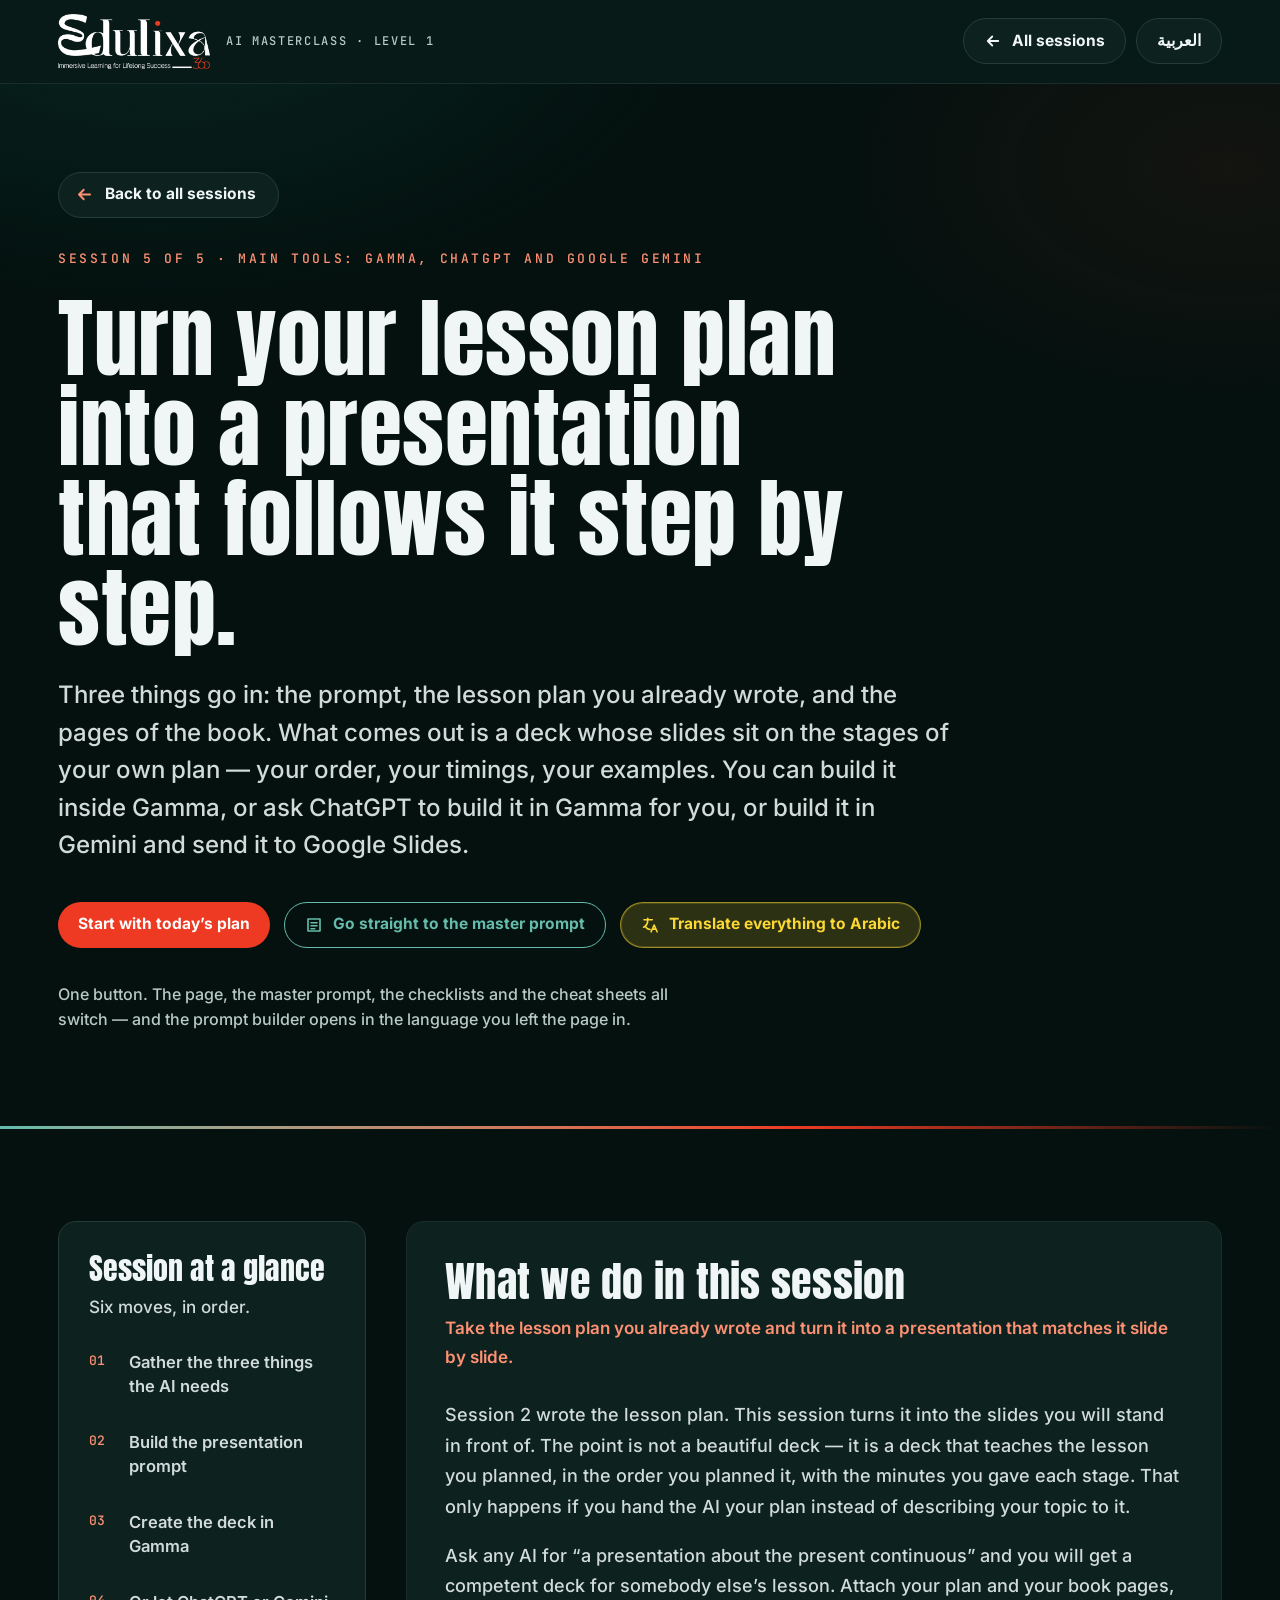
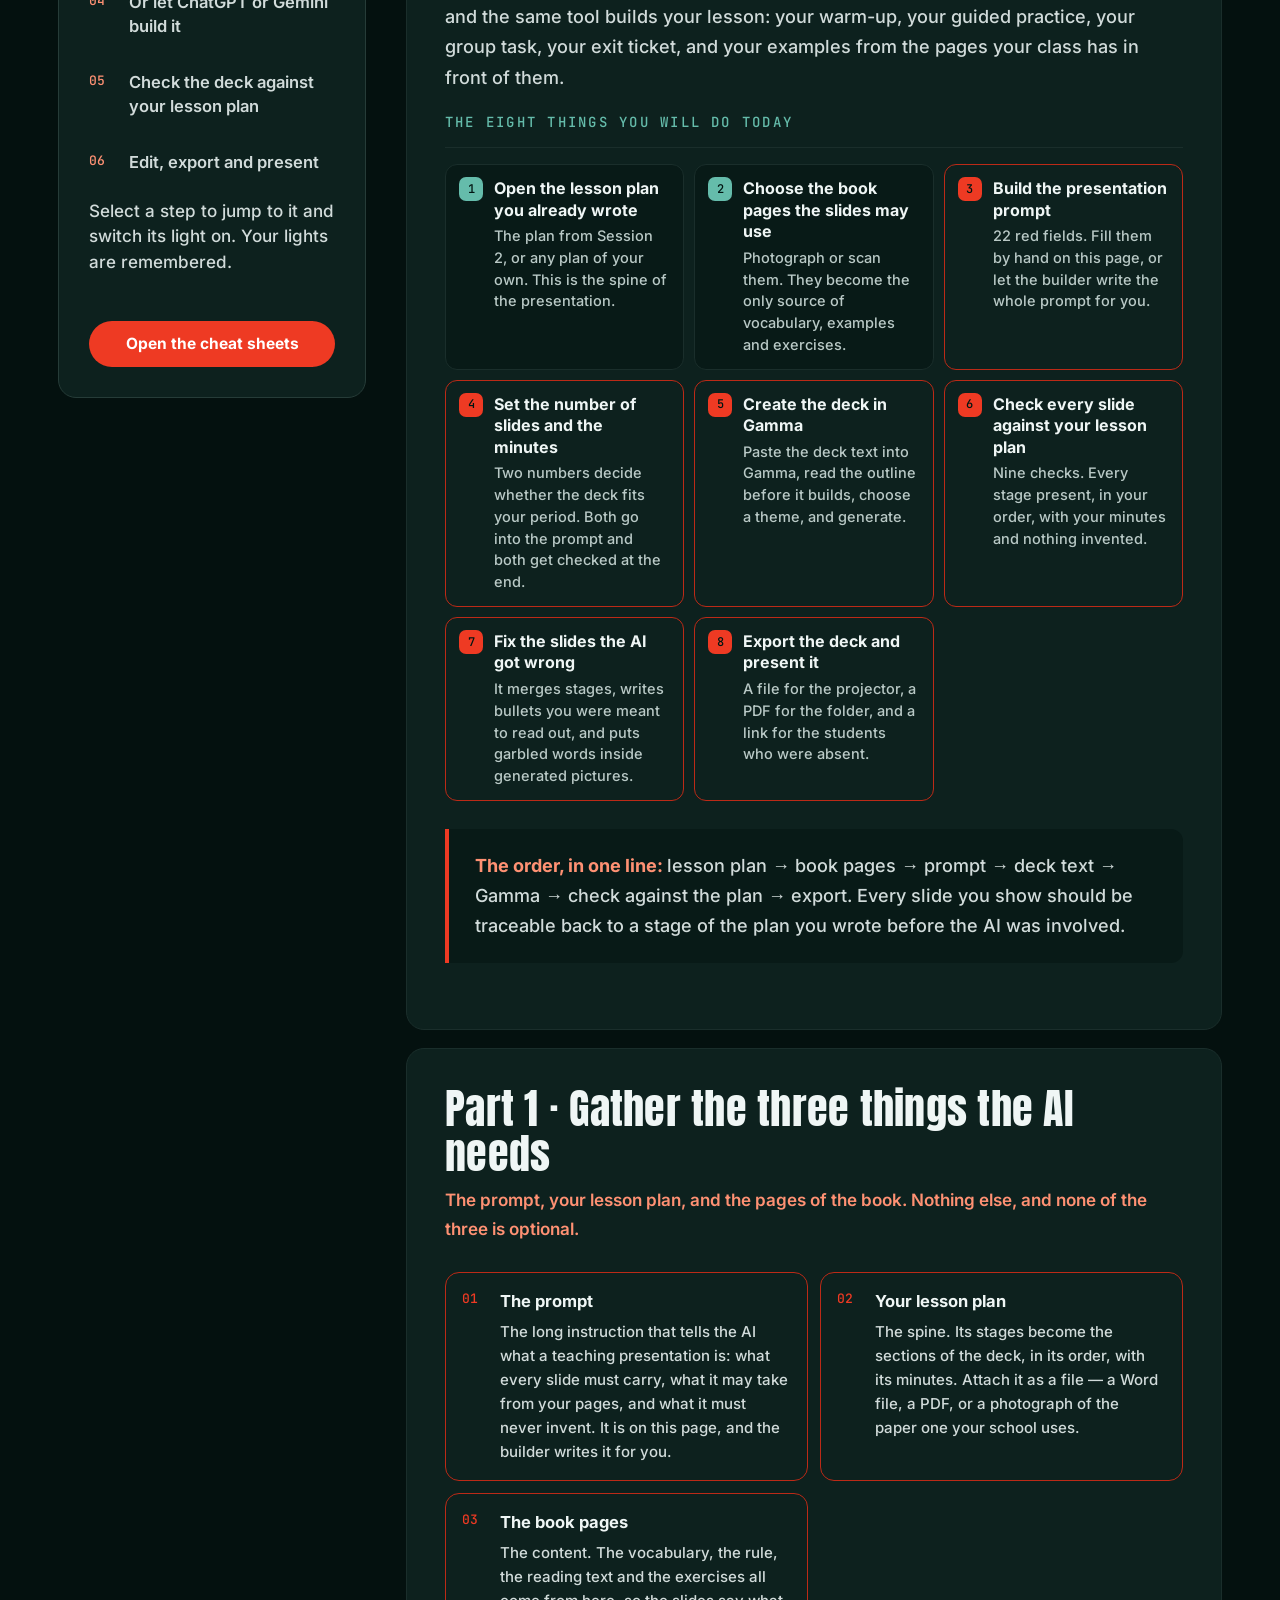
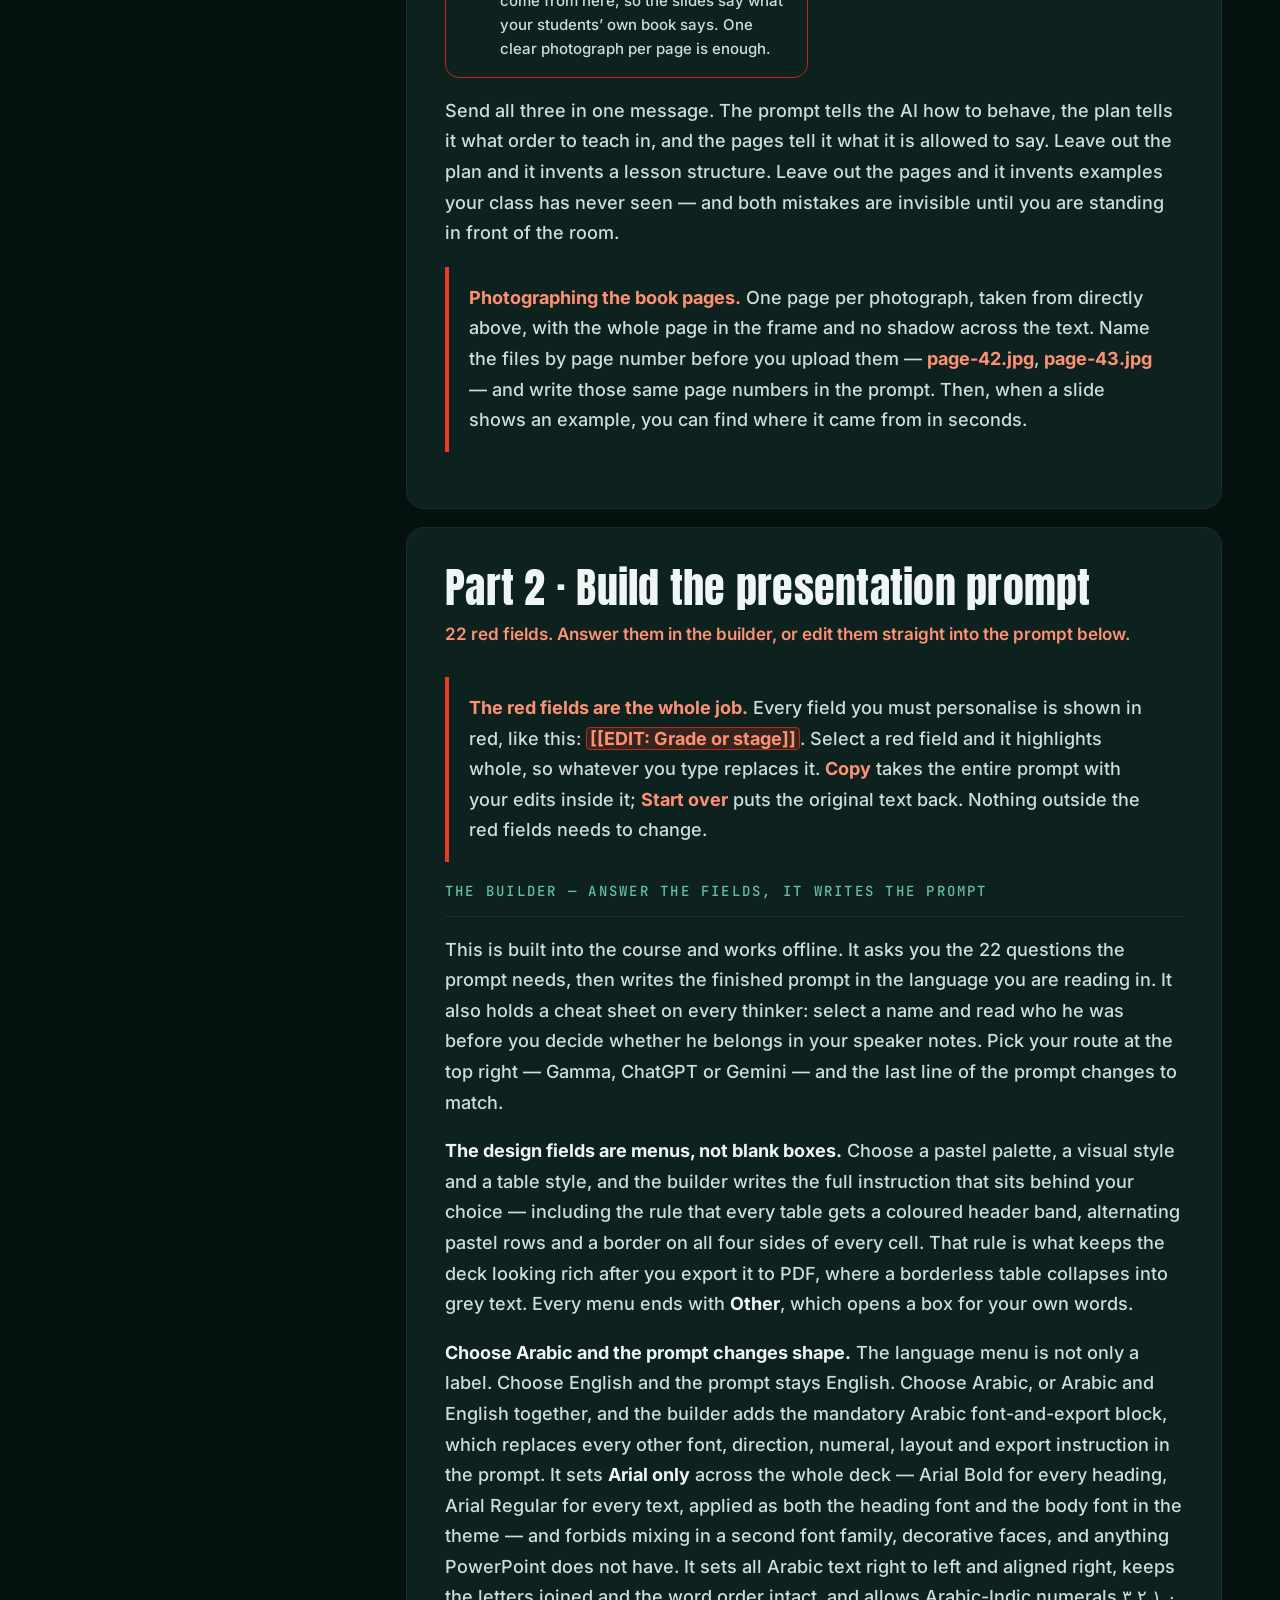
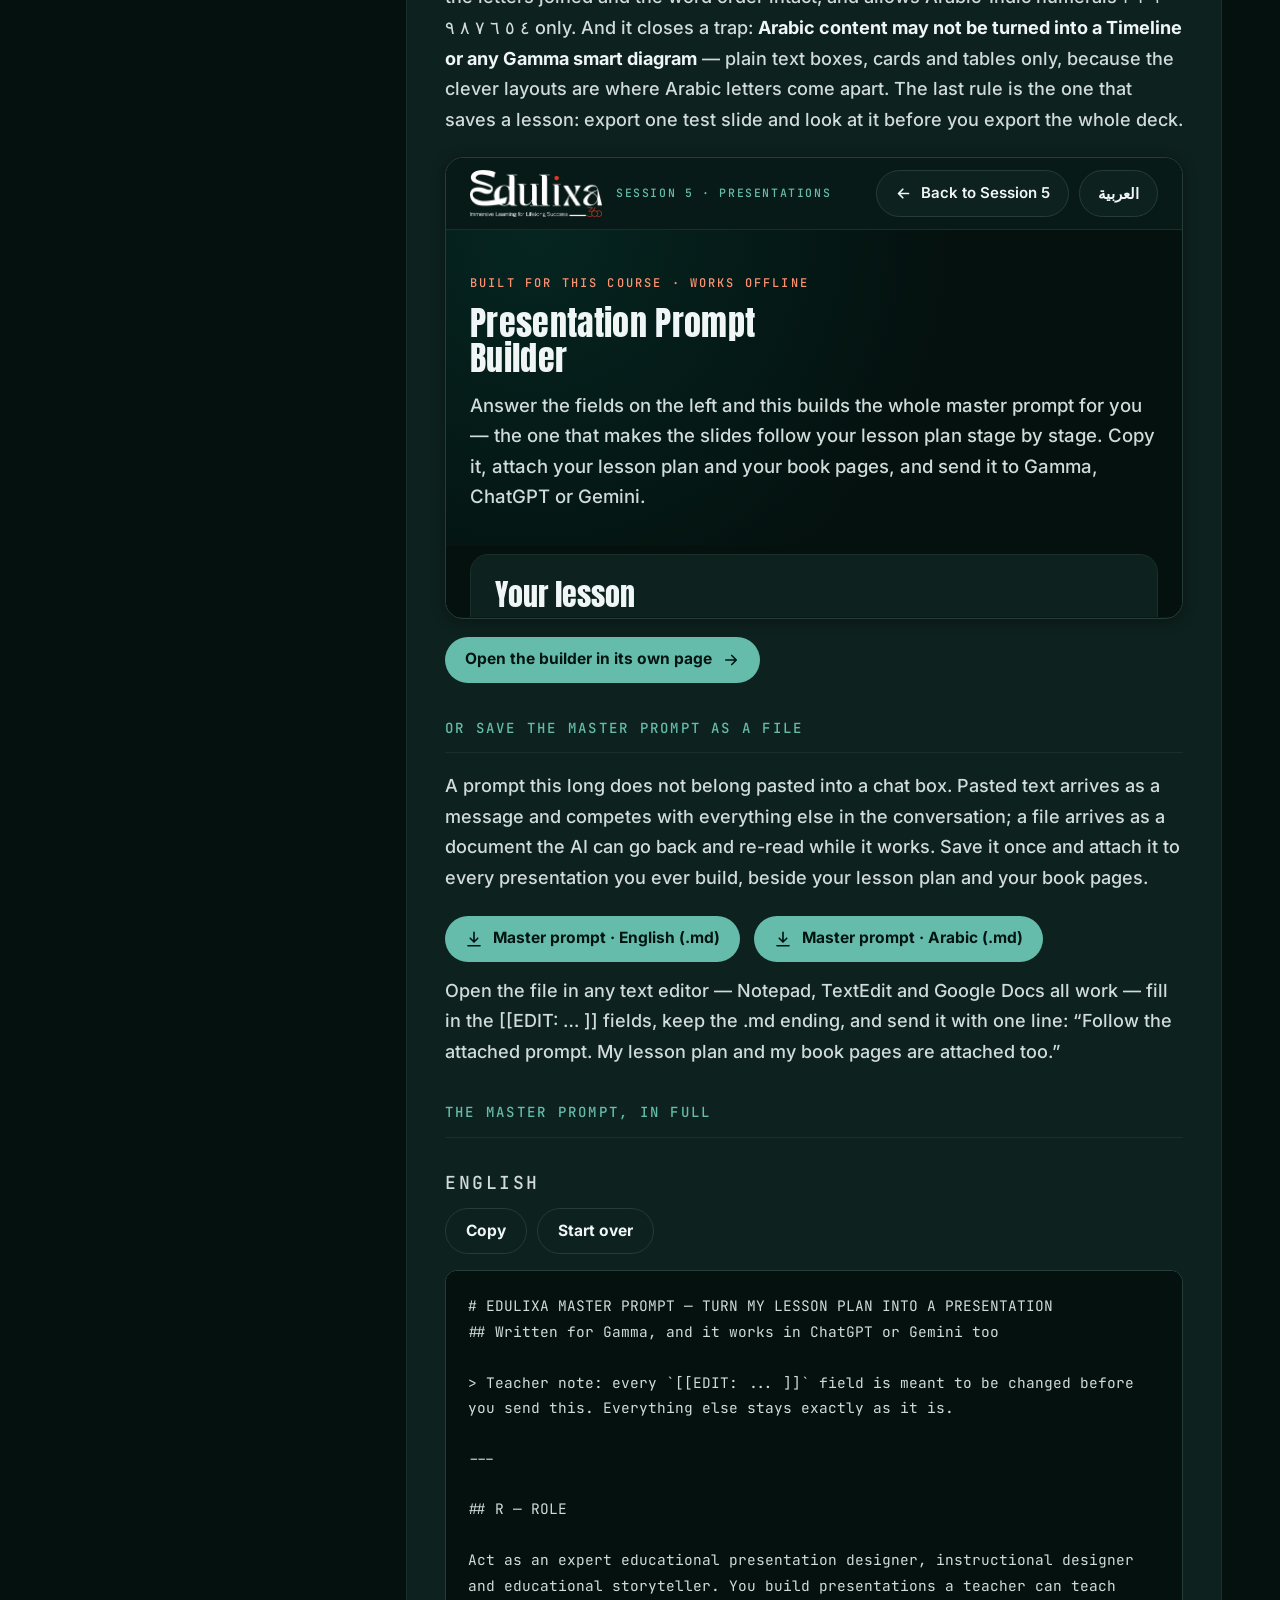
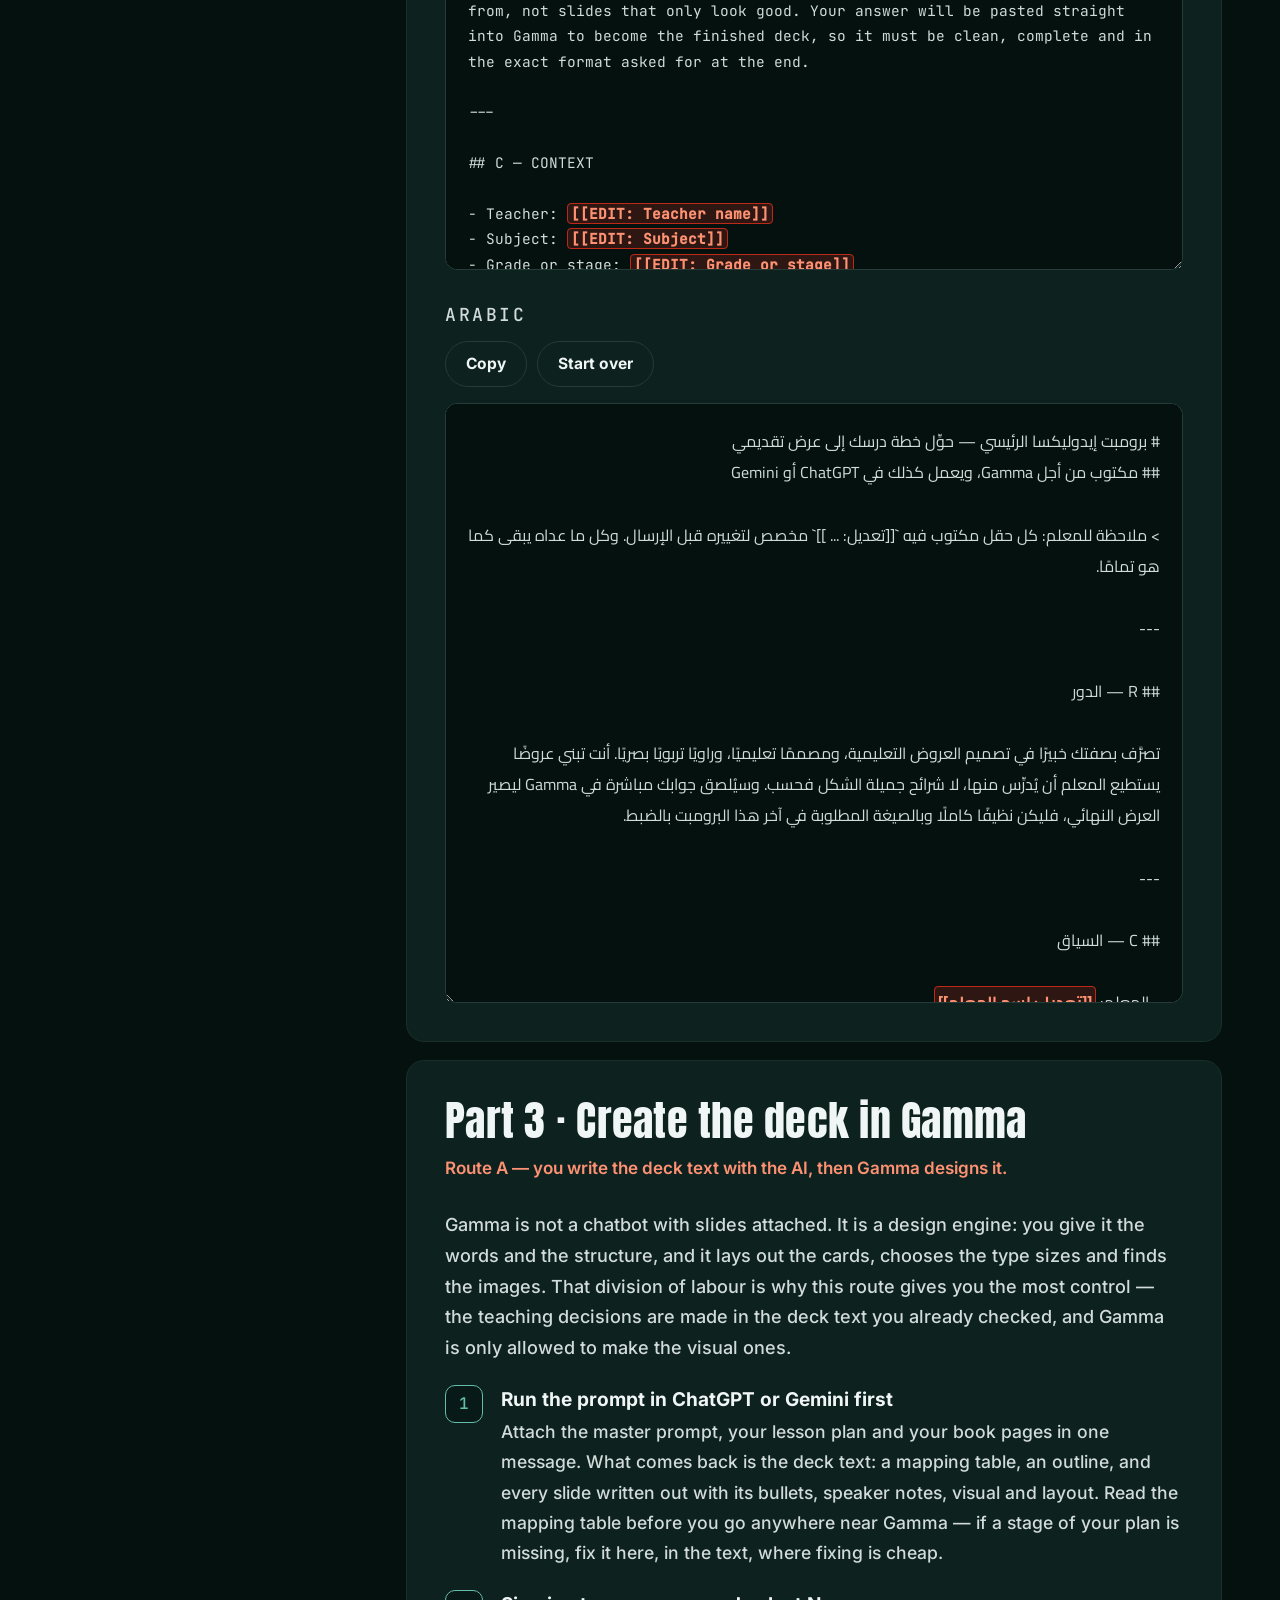
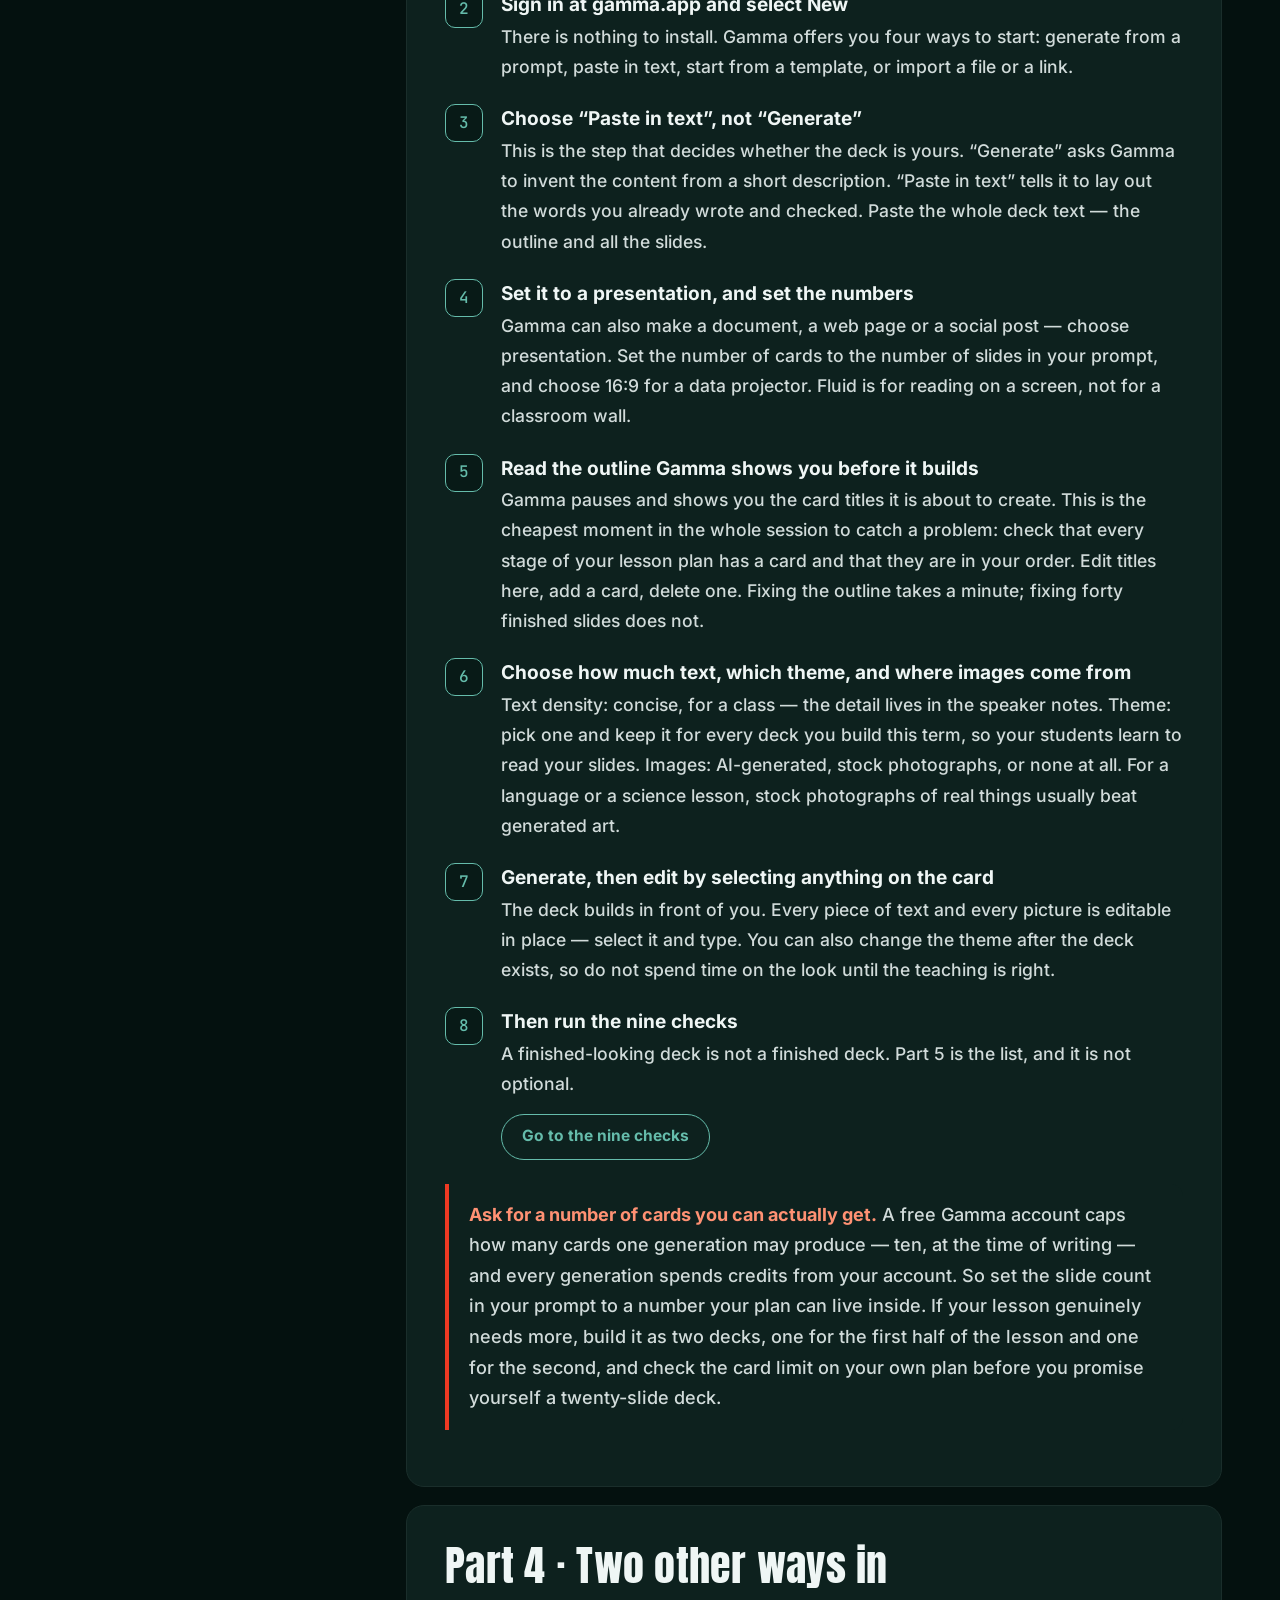
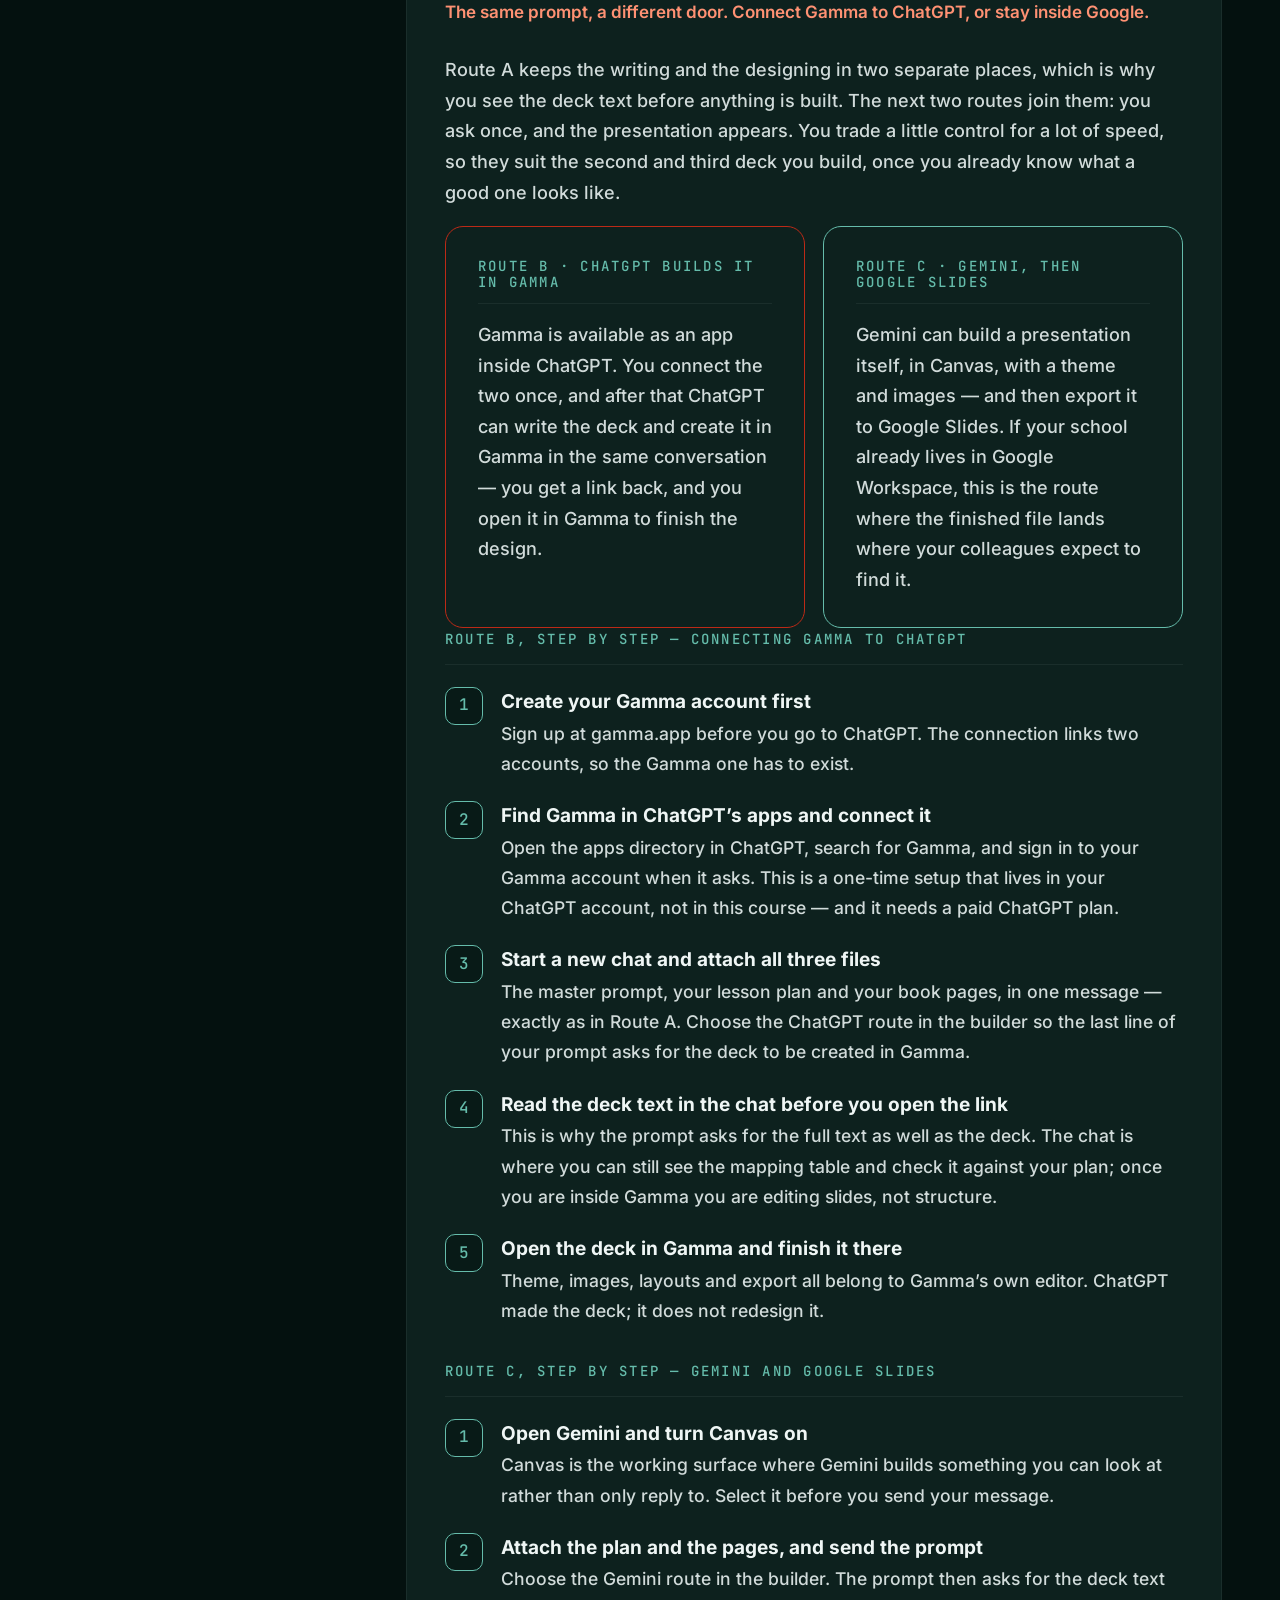
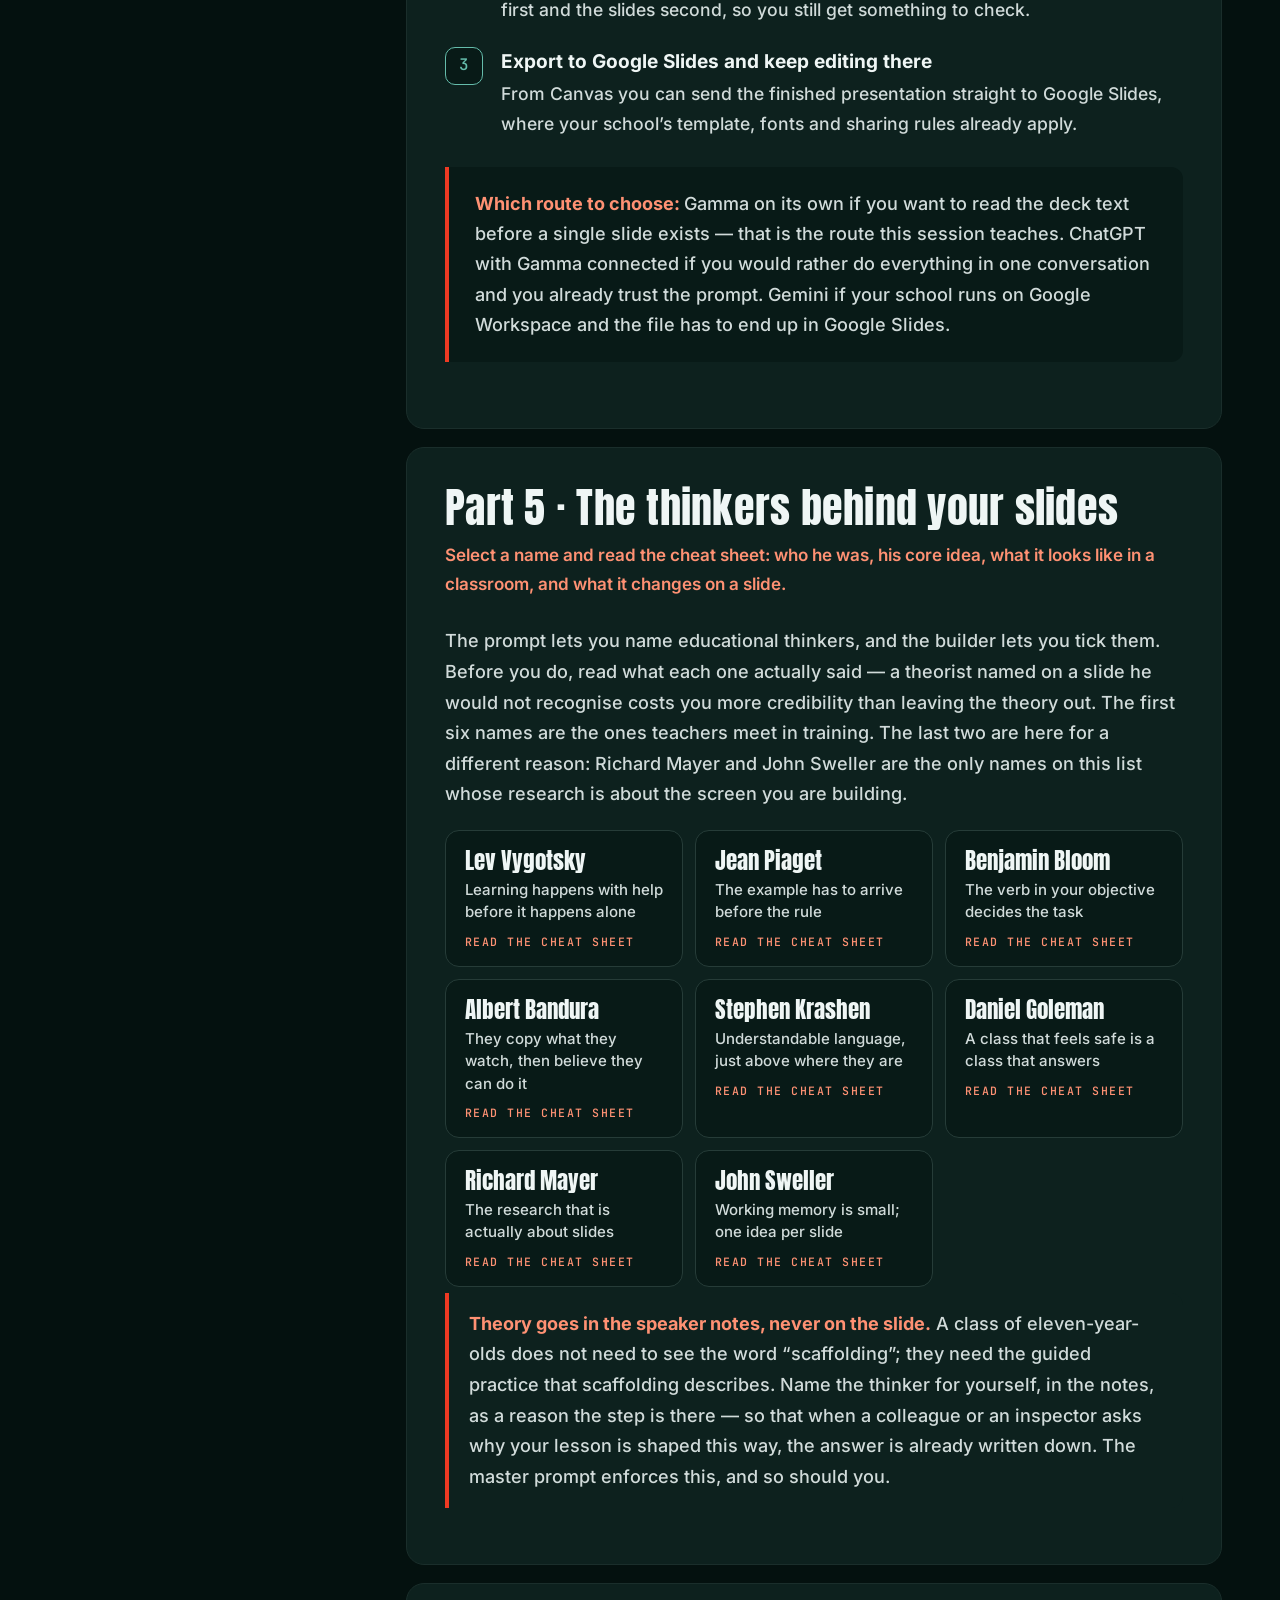
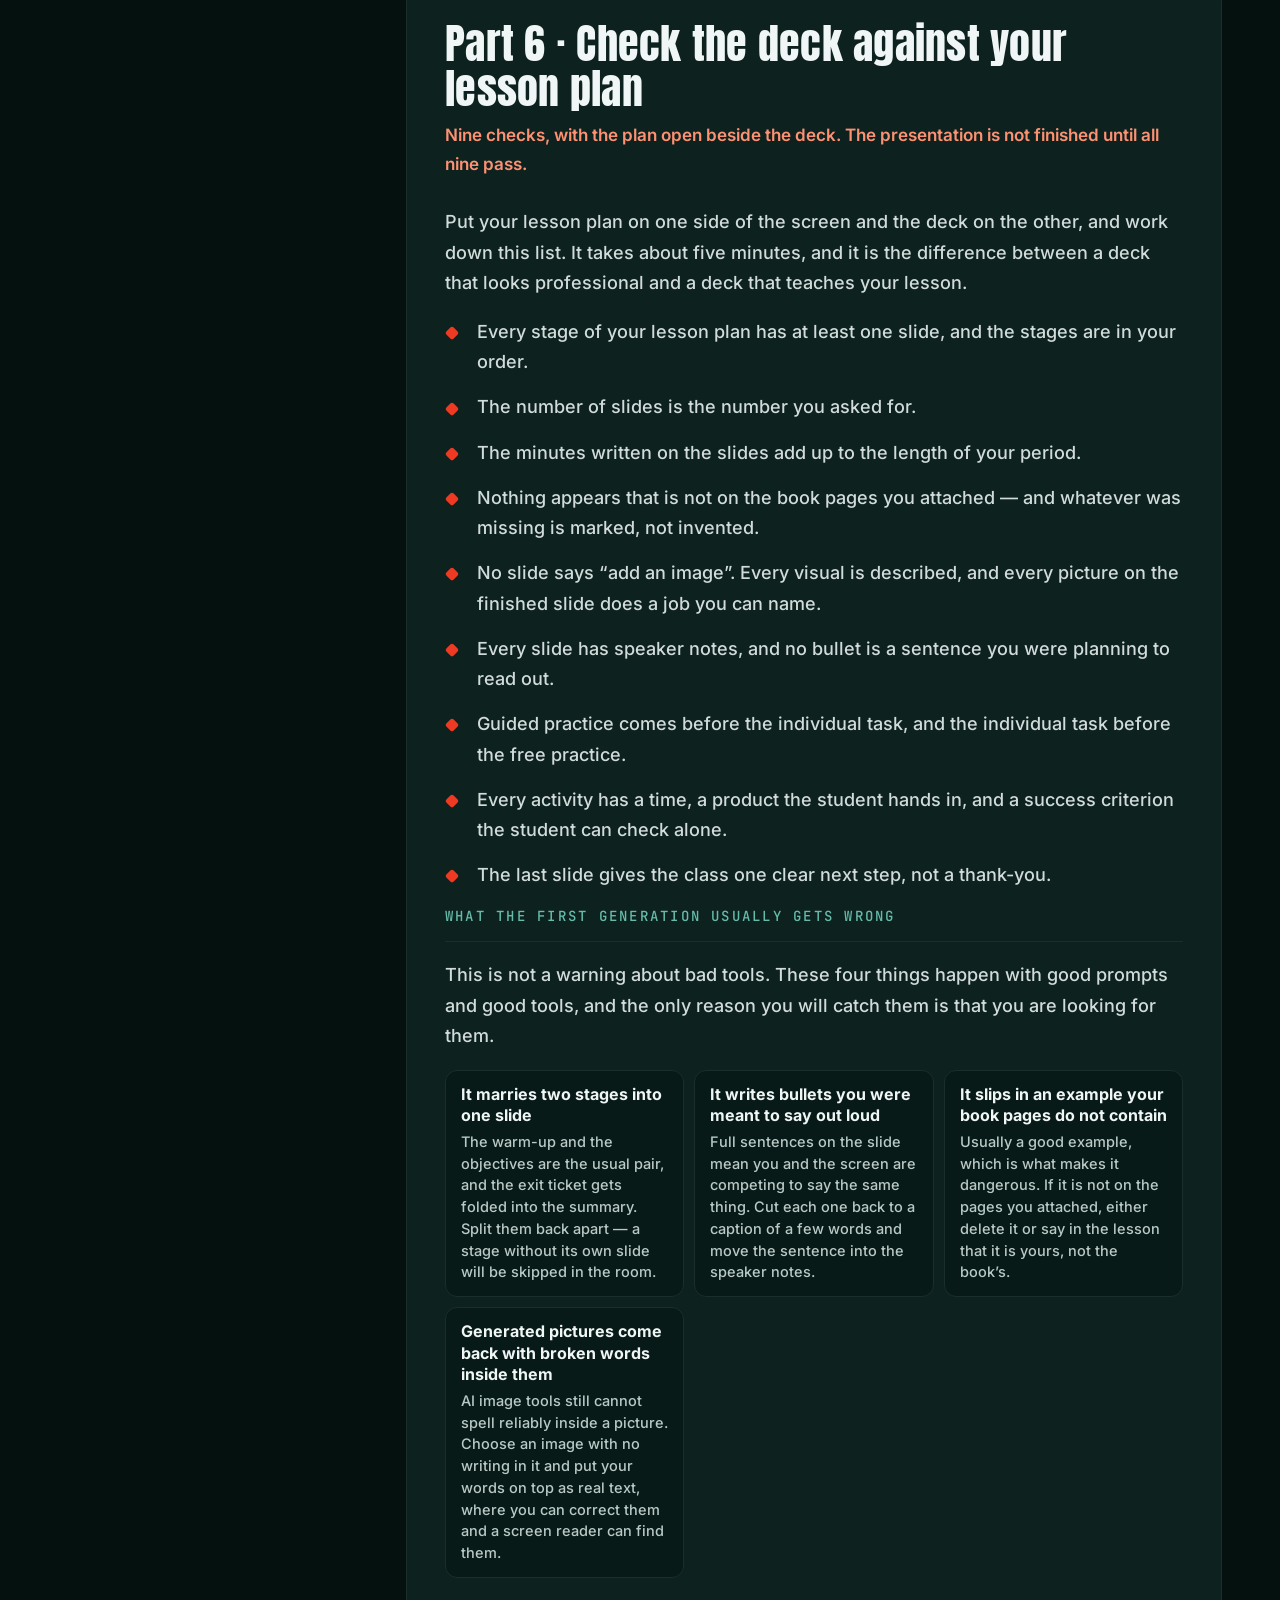
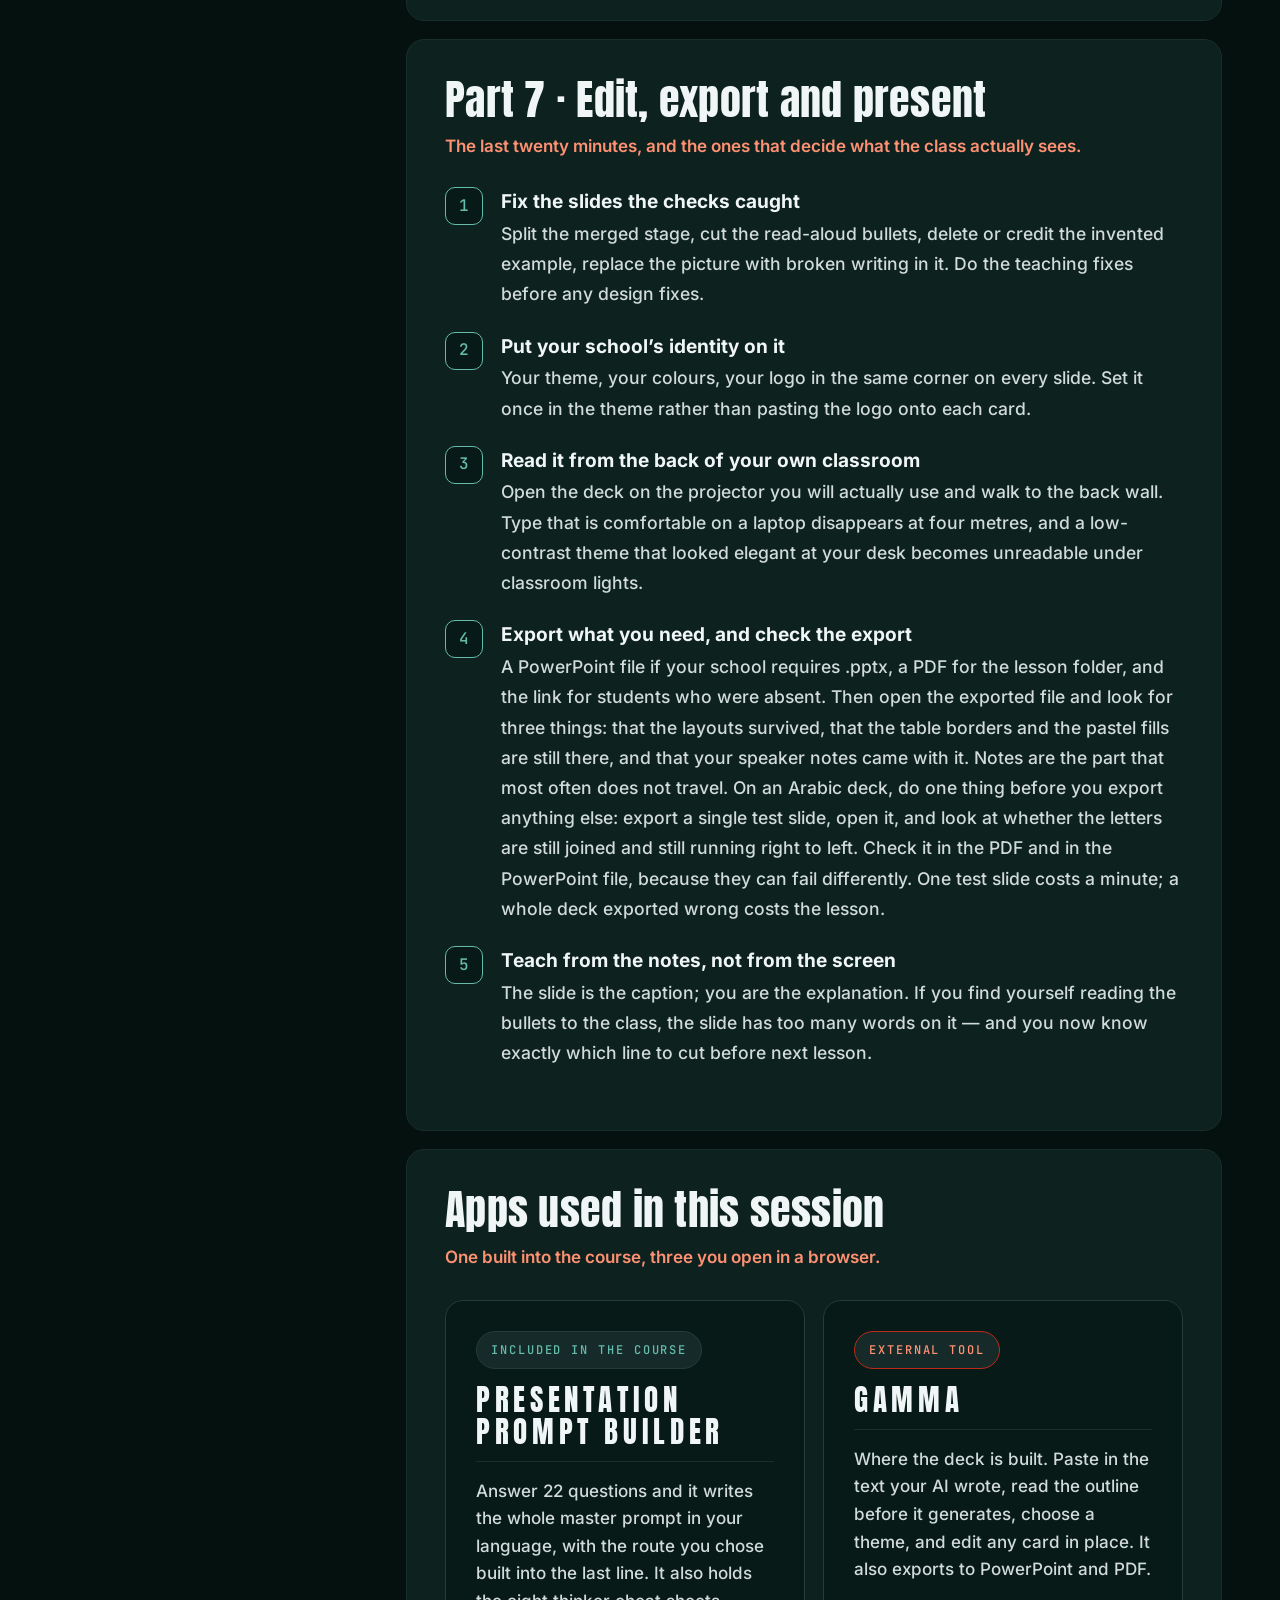
<file: session5.html>
<!doctype html>
<html lang="en" dir="ltr">
<head>
<meta charset="utf-8">
<meta name="viewport" content="width=device-width,initial-scale=1">
<title data-en="Session 5 · Creating educational presentations with Gamma — Level 1 · Edulixa 360" data-ar="المحاضرة ٥ · إنشاء العروض التعليمية باستخدام Gamma — المستوى الأول · Edulixa 360">Session 5 · Creating educational presentations with Gamma — Level 1 · Edulixa 360</title>
<link rel="stylesheet" href="assets/edulixa.css">
</head>
<body>

<a class="skip" href="#main" data-en="Skip to content" data-ar="تخطَّ إلى المحتوى">Skip to content</a>

<!-- ============ TOP BAR ============ -->
<header class="topbar">
  <div class="topbar-in">
    <div class="brand">
      <img src="assets/logo-reversed.png" alt="Edulixa 360">
      <span class="brand-tag" data-en="AI Masterclass · Level 1" data-ar="الماستر كلاس · المستوى الأول">AI Masterclass · Level 1</span>
    </div>
    <div class="topbar-actions">
      <a class="btn btn-ghost" href="index.html"><svg class="ic flip" viewBox="0 0 24 24" fill="none" stroke="currentColor" stroke-width="2.4" stroke-linecap="round" stroke-linejoin="round"><path d="M19 12H5M11 18l-6-6 6-6"/></svg><span data-en="All sessions" data-ar="كل المحاضرات">All sessions</span></a>
      <button class="btn btn-ghost" data-lang-toggle type="button" lang="ar">العربية</button>
    </div>
  </div>
</header>

<!-- ============ HERO ============ -->
<div class="hero">
  <div class="wrap">
    <a class="backlink" href="index.html"><svg viewBox="0 0 24 24" fill="none" stroke="currentColor" stroke-width="2.4" stroke-linecap="round" stroke-linejoin="round" aria-hidden="true"><path d="M19 12H5M11 18l-6-6 6-6"/></svg><span data-en="Back to all sessions" data-ar="العودة إلى كل المحاضرات">Back to all sessions</span></a>
    <p class="eyebrow" data-en="Session 5 of 5 · Main tools: Gamma, ChatGPT and Google Gemini" data-ar="المحاضرة ٥ من ٥ · الأدوات الرئيسية: Gamma وChatGPT وGoogle Gemini">Session 5 of 5 · Main tools: Gamma, ChatGPT and Google Gemini</p>
    <h1 class="display" data-en="Turn your lesson plan into a presentation that follows it step by step." data-ar="حوِّل خطة درسك إلى عرض تقديمي يتبعها خطوةً خطوة.">Turn your lesson plan into a presentation that follows it step by step.</h1>
    <p class="lede" data-en="Three things go in: the prompt, the lesson plan you already wrote, and the pages of the book. What comes out is a deck whose slides sit on the stages of your own plan — your order, your timings, your examples. You can build it inside Gamma, or ask ChatGPT to build it in Gamma for you, or build it in Gemini and send it to Google Slides." data-ar="ثلاثة أشياء تدخل: البرومبت، وخطة الدرس التي كتبتها بنفسك، وصفحات الكتاب. والذي يخرج عرضٌ تقوم شرائحه على مراحل خطتك أنت — بترتيبك، وأوقاتك، وأمثلتك. ويمكنك بناؤه داخل Gamma، أو أن تطلب من ChatGPT أن يبنيه لك في Gamma، أو أن تبنيه في Gemini وترسله إلى Google Slides.">Three things go in: the prompt, the lesson plan you already wrote, and the pages of the book. What comes out is a deck whose slides sit on the stages of your own plan — your order, your timings, your examples. You can build it inside Gamma, or ask ChatGPT to build it in Gamma for you, or build it in Gemini and send it to Google Slides.</p>
    <div class="hero-actions">
      <a class="btn btn-accent" href="#today" data-en="Start with today’s plan" data-ar="ابدأ بخطة اليوم">Start with today’s plan</a>
      <a class="btn btn-outline" href="#prompt"><svg class="ic" viewBox="0 0 24 24" fill="none" stroke="currentColor" stroke-width="2.2" stroke-linecap="round" stroke-linejoin="round"><path d="M4 4h16v16H4zM8 9h8M8 13h8M8 17h5"/></svg><span data-en="Go straight to the master prompt" data-ar="اذهب مباشرة إلى الأمر الرئيسي">Go straight to the master prompt</span></a>
      <button class="btn btn-lang" type="button" data-lang-toggle data-lang-keep data-en-label="Translate the whole session into Arabic" data-ar-label="ترجم المحاضرة كلها إلى الإنجليزية"><svg class="ic" viewBox="0 0 24 24" fill="none" stroke="currentColor" stroke-width="2.2" stroke-linecap="round" stroke-linejoin="round"><path d="M4 5h11M9 3v2c0 5-2.2 8.5-5.5 10M6 12.5c0 2.5 2.6 4.7 6 5.5M13.5 21l4-9 4 9M15.2 17.5h4.6"/></svg><span data-en="Translate everything to Arabic" data-ar="حوِّل كل شيء إلى الإنجليزية">Translate everything to Arabic</span></button>
      <p class="langnote" data-en="One button. The page, the master prompt, the checklists and the cheat sheets all switch — and the prompt builder opens in the language you left the page in." data-ar="زر واحد. تتحول الصفحة والأمر الرئيسي وقوائم التحقق وبطاقات التعريف كلها — ويُفتح منشئ البرومبت باللغة التي تركت الصفحة عليها.">One button. The page, the master prompt, the checklists and the cheat sheets all switch — and the prompt builder opens in the language you left the page in.</p>
    </div>
  </div>
</div>

<main id="main">
<section class="sec">
  <div class="wrap">
    <div class="split">

      <!-- ---------- STICKY RAIL ---------- -->
      <aside class="rail">
        <h2 data-en="Session at a glance" data-ar="المحاضرة في لمحة">Session at a glance</h2>
        <p data-en="Six moves, in order." data-ar="ست خطوات بالترتيب.">Six moves, in order.</p>
        <ol>
          <li data-go="ingredients" data-en="Gather the three things the AI needs" data-ar="اجمع الأشياء الثلاثة التي يحتاجها الذكاء الاصطناعي">Gather the three things the AI needs</li>
          <li data-go="prompt" data-en="Build the presentation prompt" data-ar="ابنِ برومبت العرض التقديمي">Build the presentation prompt</li>
          <li data-go="gamma" data-en="Create the deck in Gamma" data-ar="أنشئ العرض في Gamma">Create the deck in Gamma</li>
          <li data-go="routes" data-en="Or let ChatGPT or Gemini build it" data-ar="أو اترك ChatGPT أو Gemini يبنيه">Or let ChatGPT or Gemini build it</li>
          <li data-go="check" data-en="Check the deck against your lesson plan" data-ar="راجع العرض مقابل خطة درسك">Check the deck against your lesson plan</li>
          <li data-go="deliver" data-en="Edit, export and present" data-ar="عدِّل وصدِّر وقدِّم">Edit, export and present</li>
        </ol>
        <p class="rail-hint" data-en="Select a step to jump to it and switch its light on. Your lights are remembered." data-ar="اختر خطوة للانتقال إليها وإضاءة نورها. تُحفظ الأضواء التي أشعلتها.">Select a step to jump to it and switch its light on. Your lights are remembered.</p>
        <a class="btn btn-accent" href="#thinkers" data-en="Open the cheat sheets" data-ar="افتح بطاقات التعريف">Open the cheat sheets</a>
      </aside>

      <!-- ---------- CONTENT ---------- -->
      <div>

        <!-- ============ SUMMARY ============ -->
        <div class="block" id="today">
          <h2 class="display" data-en="What we do in this session" data-ar="ماذا نفعل في هذه المحاضرة">What we do in this session</h2>
          <p class="sub" data-en="Take the lesson plan you already wrote and turn it into a presentation that matches it slide by slide." data-ar="خُذ خطة الدرس التي كتبتها بنفسك وحوِّلها إلى عرض تقديمي يطابقها شريحةً شريحة.">Take the lesson plan you already wrote and turn it into a presentation that matches it slide by slide.</p>

          <p data-en="Session 2 wrote the lesson plan. This session turns it into the slides you will stand in front of. The point is not a beautiful deck — it is a deck that teaches the lesson you planned, in the order you planned it, with the minutes you gave each stage. That only happens if you hand the AI your plan instead of describing your topic to it." data-ar="كتبت المحاضرة الثانية خطة الدرس، وتحوّل هذه المحاضرة تلك الخطة إلى الشرائح التي ستقف أمامها. والمقصود ليس عرضًا جميلًا، بل عرضًا يُدرِّس الدرس الذي خططته، بالترتيب الذي خططته، وبالدقائق التي أعطيتها لكل مرحلة. ولا يحدث ذلك إلا إن سلّمت الذكاء الاصطناعي خطتك بدلًا من أن تصف له موضوعك.">Session 2 wrote the lesson plan. This session turns it into the slides you will stand in front of. The point is not a beautiful deck — it is a deck that teaches the lesson you planned, in the order you planned it, with the minutes you gave each stage. That only happens if you hand the AI your plan instead of describing your topic to it.</p>

          <p data-en="Ask any AI for “a presentation about the present continuous” and you will get a competent deck for somebody else’s lesson. Attach your plan and your book pages, and the same tool builds your lesson: your warm-up, your guided practice, your group task, your exit ticket, and your examples from the pages your class has in front of them." data-ar="اطلب من أي ذكاء اصطناعي «عرضًا عن المضارع المستمر» فستحصل على عرض متقن لدرس شخص آخر. أما إن أرفقت خطتك وصفحات كتابك، فالأداة نفسها تبني درسك أنت: تهيئتك، وتدريبك الموجَّه، ونشاطك الجماعي، وبطاقة خروجك، وأمثلتك من الصفحات التي بين يدي فصلك.">Ask any AI for “a presentation about the present continuous” and you will get a competent deck for somebody else’s lesson. Attach your plan and your book pages, and the same tool builds your lesson: your warm-up, your guided practice, your group task, your exit ticket, and your examples from the pages your class has in front of them.</p>

          <h3 data-en="The eight things you will do today" data-ar="الأمور الثمانية التي ستفعلها اليوم">The eight things you will do today</h3>
          <ol class="outputs">
            <li data-en-html="Open the lesson plan you already wrote<small>The plan from Session 2, or any plan of your own. This is the spine of the presentation.</small>" data-ar-html="افتح خطة الدرس التي كتبتها بالفعل<small>الخطة من المحاضرة الثانية، أو أي خطة من عندك. وهي العمود الفقري للعرض.</small>">Open the lesson plan you already wrote<small>The plan from Session 2, or any plan of your own. This is the spine of the presentation.</small></li>
            <li data-en-html="Choose the book pages the slides may use<small>Photograph or scan them. They become the only source of vocabulary, examples and exercises.</small>" data-ar-html="اختر صفحات الكتاب التي يُسمح للشرائح باستخدامها<small>صوِّرها أو امسحها ضوئيًا، فتصير المصدر الوحيد للمفردات والأمثلة والتدريبات.</small>">Choose the book pages the slides may use<small>Photograph or scan them. They become the only source of vocabulary, examples and exercises.</small></li>
            <li class="is-new" data-en-html="Build the presentation prompt<small>22 red fields. Fill them by hand on this page, or let the builder write the whole prompt for you.</small>" data-ar-html="ابنِ برومبت العرض التقديمي<small>٢٢ حقلًا أحمر. املأها بيدك في هذه الصفحة، أو اترك المنشئ يكتب لك البرومبت كاملًا.</small>">Build the presentation prompt<small>22 red fields. Fill them by hand on this page, or let the builder write the whole prompt for you.</small></li>
            <li class="is-new" data-en-html="Set the number of slides and the minutes<small>Two numbers decide whether the deck fits your period. Both go into the prompt and both get checked at the end.</small>" data-ar-html="حدِّد عدد الشرائح والدقائق<small>رقمان يحددان هل يناسب العرض حصتك أم لا. يدخلان في البرومبت ويُراجعان في النهاية.</small>">Set the number of slides and the minutes<small>Two numbers decide whether the deck fits your period. Both go into the prompt and both get checked at the end.</small></li>
            <li class="is-new" data-en-html="Create the deck in Gamma<small>Paste the deck text into Gamma, read the outline before it builds, choose a theme, and generate.</small>" data-ar-html="أنشئ العرض في Gamma<small>الصق نص العرض في Gamma، واقرأ المخطط قبل أن يبني، واختر تصميمًا، ثم أنشئ.</small>">Create the deck in Gamma<small>Paste the deck text into Gamma, read the outline before it builds, choose a theme, and generate.</small></li>
            <li class="is-new" data-en-html="Check every slide against your lesson plan<small>Nine checks. Every stage present, in your order, with your minutes and nothing invented.</small>" data-ar-html="راجع كل شريحة مقابل خطة درسك<small>تسع مراجعات. كل مرحلة موجودة، بترتيبك، وبدقائقك، وبلا شيء مختلق.</small>">Check every slide against your lesson plan<small>Nine checks. Every stage present, in your order, with your minutes and nothing invented.</small></li>
            <li class="is-new" data-en-html="Fix the slides the AI got wrong<small>It merges stages, writes bullets you were meant to read out, and puts garbled words inside generated pictures.</small>" data-ar-html="أصلِح الشرائح التي أخطأ فيها الذكاء الاصطناعي<small>فهو يدمج المراحل، ويكتب نقاطًا كان عليك أن تقولها بصوتك، ويضع كلمات مشوَّهة داخل الصور المولَّدة.</small>">Fix the slides the AI got wrong<small>It merges stages, writes bullets you were meant to read out, and puts garbled words inside generated pictures.</small></li>
            <li class="is-new" data-en-html="Export the deck and present it<small>A file for the projector, a PDF for the folder, and a link for the students who were absent.</small>" data-ar-html="صدِّر العرض وقدِّمه<small>ملف لجهاز العرض، وملف PDF للملف، ورابط للطلاب الغائبين.</small>">Export the deck and present it<small>A file for the projector, a PDF for the folder, and a link for the students who were absent.</small></li>
          </ol>

          <div class="callout">
            <p style="margin:0"><b data-en="The order, in one line: " data-ar="الترتيب في سطر واحد: ">The order, in one line: </b><span data-en="lesson plan → book pages → prompt → deck text → Gamma → check against the plan → export. Every slide you show should be traceable back to a stage of the plan you wrote before the AI was involved." data-ar="خطة الدرس ← صفحات الكتاب ← البرومبت ← نص العرض ← Gamma ← المراجعة مقابل الخطة ← التصدير. وكل شريحة تعرضها ينبغي أن تُرجَع إلى مرحلة من الخطة التي كتبتها قبل أن يتدخل الذكاء الاصطناعي.">lesson plan → book pages → prompt → deck text → Gamma → check against the plan → export. Every slide you show should be traceable back to a stage of the plan you wrote before the AI was involved.</span></p>
          </div>
        </div>

        <!-- ============ PART 1 · THE THREE INGREDIENTS ============ -->
        <div class="block" id="ingredients">
          <h2 class="display" data-en="Part 1 · Gather the three things the AI needs" data-ar="الجزء الأول · اجمع الأشياء الثلاثة التي يحتاجها الذكاء الاصطناعي">Part 1 · Gather the three things the AI needs</h2>
          <p class="sub" data-en="The prompt, your lesson plan, and the pages of the book. Nothing else, and none of the three is optional." data-ar="البرومبت، وخطة درسك، وصفحات الكتاب. لا شيء غيرها، ولا واحد منها اختياري.">The prompt, your lesson plan, and the pages of the book. Nothing else, and none of the three is optional.</p>

          <ol class="needs">
            <li class="is-key" data-en-html="The prompt<small>The long instruction that tells the AI what a teaching presentation is: what every slide must carry, what it may take from your pages, and what it must never invent. It is on this page, and the builder writes it for you.</small>" data-ar-html="البرومبت<small>التعليمة الطويلة التي تخبر الذكاء الاصطناعي ما هو العرض التعليمي: ماذا تحمل كل شريحة، وما يجوز له أن يأخذه من صفحاتك، وما لا يجوز أن يختلقه أبدًا. وهو موجود في هذه الصفحة، والمنشئ يكتبه لك.</small>">The prompt<small>The long instruction that tells the AI what a teaching presentation is: what every slide must carry, what it may take from your pages, and what it must never invent. It is on this page, and the builder writes it for you.</small></li>
            <li class="is-key" data-en-html="Your lesson plan<small>The spine. Its stages become the sections of the deck, in its order, with its minutes. Attach it as a file — a Word file, a PDF, or a photograph of the paper one your school uses.</small>" data-ar-html="خطة درسك<small>العمود الفقري. تصير مراحلها أقسام العرض، بترتيبها، وبدقائقها. أرفقها ملفًّا — ملف Word، أو PDF، أو صورة للنموذج الورقي الذي تستخدمه مدرستك.</small>">Your lesson plan<small>The spine. Its stages become the sections of the deck, in its order, with its minutes. Attach it as a file — a Word file, a PDF, or a photograph of the paper one your school uses.</small></li>
            <li class="is-key" data-en-html="The book pages<small>The content. The vocabulary, the rule, the reading text and the exercises all come from here, so the slides say what your students’ own book says. One clear photograph per page is enough.</small>" data-ar-html="صفحات الكتاب<small>المحتوى. المفردات والقاعدة ونص القراءة والتدريبات كلها تأتي من هنا، فتقول الشرائح ما يقوله كتاب طلابك نفسه. وصورة واضحة واحدة لكل صفحة تكفي.</small>">The book pages<small>The content. The vocabulary, the rule, the reading text and the exercises all come from here, so the slides say what your students’ own book says. One clear photograph per page is enough.</small></li>
          </ol>

          <p data-en="Send all three in one message. The prompt tells the AI how to behave, the plan tells it what order to teach in, and the pages tell it what it is allowed to say. Leave out the plan and it invents a lesson structure. Leave out the pages and it invents examples your class has never seen — and both mistakes are invisible until you are standing in front of the room." data-ar="أرسل الثلاثة في رسالة واحدة. فالبرومبت يخبر الذكاء الاصطناعي كيف يتصرف، والخطة تخبره بترتيب التدريس، والصفحات تخبره بما يُسمح له أن يقوله. وإن حذفت الخطة اختلق بنية درس، وإن حذفت الصفحات اختلق أمثلة لم يرها فصلك قبلًا — وكلا الخطأين غير مرئي حتى تقف أمام الفصل.">Send all three in one message. The prompt tells the AI how to behave, the plan tells it what order to teach in, and the pages tell it what it is allowed to say. Leave out the plan and it invents a lesson structure. Leave out the pages and it invents examples your class has never seen — and both mistakes are invisible until you are standing in front of the room.</p>

          <div class="hint">
            <p style="margin:0" data-en-html="<b>Photographing the book pages.</b> One page per photograph, taken from directly above, with the whole page in the frame and no shadow across the text. Name the files by page number before you upload them — <b>page-42.jpg</b>, <b>page-43.jpg</b> — and write those same page numbers in the prompt. Then, when a slide shows an example, you can find where it came from in seconds." data-ar-html="<b>تصوير صفحات الكتاب.</b> صفحة واحدة في كل صورة، من أعلى مباشرة، والصفحة كاملة في الإطار، وبلا ظل على النص. وسمِّ الملفات بأرقام الصفحات قبل رفعها — <b>page-42.jpg</b> و<b>page-43.jpg</b> — واكتب أرقام الصفحات نفسها في البرومبت. فحين تُظهر شريحةٌ مثالًا، تجد مصدره في ثوانٍ."><b>Photographing the book pages.</b> One page per photograph, taken from directly above, with the whole page in the frame and no shadow across the text. Name the files by page number before you upload them — <b>page-42.jpg</b>, <b>page-43.jpg</b> — and write those same page numbers in the prompt. Then, when a slide shows an example, you can find where it came from in seconds.</p>
          </div>
        </div>

        <!-- ============ PART 2 · THE PROMPT ============ -->
        <div class="block" id="prompt">
          <h2 class="display" data-en="Part 2 · Build the presentation prompt" data-ar="الجزء الثاني · ابنِ برومبت العرض التقديمي">Part 2 · Build the presentation prompt</h2>
          <p class="sub" data-en="22 red fields. Answer them in the builder, or edit them straight into the prompt below." data-ar="٢٢ حقلًا أحمر. أجب عنها في المنشئ، أو عدِّلها مباشرة في البرومبت أدناه.">22 red fields. Answer them in the builder, or edit them straight into the prompt below.</p>

          <div class="hint">
            <p style="margin:0" data-en-html="<b>The red fields are the whole job.</b> Every field you must personalise is shown in red, like this: <span class=&quot;ph&quot;>[[EDIT: Grade or stage]]</span>. Select a red field and it highlights whole, so whatever you type replaces it. <b>Copy</b> takes the entire prompt with your edits inside it; <b>Start over</b> puts the original text back. Nothing outside the red fields needs to change." data-ar-html="<b>الحقول الحمراء هي العمل كله.</b> كل حقل عليك تخصيصه يظهر بالأحمر، هكذا: <span class=&quot;ph&quot;>[[تعديل: الصف أو المرحلة]]</span>. اختر حقلًا أحمر فيُظلَّل كاملًا، فيحلّ ما تكتبه مكانه. و<b>نسخ</b> يأخذ البرومبت كاملًا مع تعديلاتك داخله، و<b>إعادة الضبط</b> يعيد النص الأصلي. ولا شيء خارج الحقول الحمراء يحتاج إلى تغيير."><b>The red fields are the whole job.</b> Every field you must personalise is shown in red, like this: <span class="ph">[[EDIT: Grade or stage]]</span>. Select a red field and it highlights whole, so whatever you type replaces it. <b>Copy</b> takes the entire prompt with your edits inside it; <b>Start over</b> puts the original text back. Nothing outside the red fields needs to change.</p>
          </div>

          <h3 data-en="The builder — answer the fields, it writes the prompt" data-ar="المنشئ — أجب عن الحقول، فيكتب البرومبت">The builder — answer the fields, it writes the prompt</h3>
          <p data-en="This is built into the course and works offline. It asks you the 22 questions the prompt needs, then writes the finished prompt in the language you are reading in. It also holds a cheat sheet on every thinker: select a name and read who he was before you decide whether he belongs in your speaker notes. Pick your route at the top right — Gamma, ChatGPT or Gemini — and the last line of the prompt changes to match." data-ar="هذا المنشئ مبني داخل الدورة ويعمل بلا اتصال. يسألك الأسئلة الـ٢٢ التي يحتاجها البرومبت، ثم يكتب البرومبت النهائي باللغة التي تقرأ بها. ويحمل كذلك بطاقة تعريف لكل مفكر: اختر الاسم واقرأ من هو قبل أن تقرر هل يستحق موضعًا في ملاحظات مُقدِّمك. واختر مسارك أعلى اليمين — Gamma أو ChatGPT أو Gemini — فيتغير آخر سطر في البرومبت ليطابقه.">This is built into the course and works offline. It asks you the 22 questions the prompt needs, then writes the finished prompt in the language you are reading in. It also holds a cheat sheet on every thinker: select a name and read who he was before you decide whether he belongs in your speaker notes. Pick your route at the top right — Gamma, ChatGPT or Gemini — and the last line of the prompt changes to match.</p>

          <p data-en-html="<b>The design fields are menus, not blank boxes.</b> Choose a pastel palette, a visual style and a table style, and the builder writes the full instruction that sits behind your choice — including the rule that every table gets a coloured header band, alternating pastel rows and a border on all four sides of every cell. That rule is what keeps the deck looking rich after you export it to PDF, where a borderless table collapses into grey text. Every menu ends with <b>Other</b>, which opens a box for your own words." data-ar-html="<b>حقول التصميم قوائم منسدلة، لا صناديق فارغة.</b> اختر لوحة ألوان باستيلية، وأسلوبًا بصريًّا، وأسلوبًا للجداول، فيكتب المنشئ التعليمة الكاملة التي وراء اختيارك — ومنها أن لكل جدول شريط رأس ملوّنًا، وصفوفًا باستيلية متبادلة، وحدًّا على الجوانب الأربعة لكل خلية. وهذه القاعدة هي ما يُبقي العرض غنيًّا بعد تصديره إلى PDF، حيث ينهار الجدول بلا حدود إلى نص رمادي. وكل قائمة تنتهي بخيار <b>غير ذلك</b>، فيفتح صندوقًا لكلماتك أنت."><b>The design fields are menus, not blank boxes.</b> Choose a pastel palette, a visual style and a table style, and the builder writes the full instruction that sits behind your choice — including the rule that every table gets a coloured header band, alternating pastel rows and a border on all four sides of every cell. That rule is what keeps the deck looking rich after you export it to PDF, where a borderless table collapses into grey text. Every menu ends with <b>Other</b>, which opens a box for your own words.</p>

          <p data-en-html="<b>Choose Arabic and the prompt changes shape.</b> The language menu is not only a label. Choose English and the prompt stays English. Choose Arabic, or Arabic and English together, and the builder adds the mandatory Arabic font-and-export block, which replaces every other font, direction, numeral, layout and export instruction in the prompt. It sets <b>Arial only</b> across the whole deck — Arial Bold for every heading, Arial Regular for every text, applied as both the heading font and the body font in the theme — and forbids mixing in a second font family, decorative faces, and anything PowerPoint does not have. It sets all Arabic text right to left and aligned right, keeps the letters joined and the word order intact, and allows Arabic-Indic numerals ٠ ١ ٢ ٣ ٤ ٥ ٦ ٧ ٨ ٩ only. And it closes a trap: <b>Arabic content may not be turned into a Timeline or any Gamma smart diagram</b> — plain text boxes, cards and tables only, because the clever layouts are where Arabic letters come apart. The last rule is the one that saves a lesson: export one test slide and look at it before you export the whole deck." data-ar-html="<b>اختر العربية فيتغيّر شكل البرومبت.</b> قائمة اللغة ليست مجرد وصف. اختر الإنجليزية فيبقى البرومبت بالإنجليزية. واختر العربية، أو العربية والإنجليزية معًا، فيضيف المنشئ قسم الخط والتصدير العربي الإلزامي، وهو يحل مكان كل تعليمة أخرى في البرومبت تتعلق بالخط أو الاتجاه أو الأرقام أو التخطيط أو التصدير. يضبط <b>خط Arial فقط</b> في العرض كاملًا — Arial Bold لجميع العناوين، وArial Regular لجميع النصوص، مطبَّقًا على خط العناوين وخط النص داخل Theme — ويمنع خلط عائلة خطوط ثانية، والخطوط الزخرفية، وكل ما لا يتوفر في PowerPoint. ويجعل النصوص العربية كلها من اليمين إلى اليسار ومحاذاةً إلى اليمين، ويحافظ على اتصال الحروف وترتيب الكلمات، ولا يسمح إلا بالأرقام العربية الهندية ٠ ١ ٢ ٣ ٤ ٥ ٦ ٧ ٨ ٩. ويسدّ ثغرة مهمة: <b>لا يجوز تحويل المحتوى العربي إلى Timeline ولا إلى أي مخطط ذكي في Gamma</b> — بل صناديق نص وبطاقات وجداول عادية فقط، فالتخطيطات الذكية هي موضع تفكُّك الحروف العربية. وآخر بند هو الذي يُنجي الدرس: صدِّر شريحة تجريبية واحدة وانظر إليها قبل أن تصدّر العرض كاملًا.">Choose Arabic and the prompt changes shape. Choose English and the prompt stays English. Choose Arabic and the builder adds the mandatory Arabic font-and-export block.</p>

          <div class="viewer">
            <iframe src="apps/app-gamma-presentation-builder.html" title="Presentation Prompt Builder" loading="lazy"></iframe>
          </div>
          <div class="viewer-actions">
            <a class="btn btn-primary" href="apps/app-gamma-presentation-builder.html">
              <span data-en="Open the builder in its own page" data-ar="افتح المنشئ في صفحته الخاصة">Open the builder in its own page</span>
              <svg class="ic flip" viewBox="0 0 24 24" fill="none" stroke="currentColor" stroke-width="2.2" stroke-linecap="round" stroke-linejoin="round"><path d="M5 12h14M13 6l6 6-6 6"/></svg>
            </a>
          </div>

          <h3 data-en="Or save the master prompt as a file" data-ar="أو احفظ الأمر الرئيسي في ملف">Or save the master prompt as a file</h3>
          <p data-en="A prompt this long does not belong pasted into a chat box. Pasted text arrives as a message and competes with everything else in the conversation; a file arrives as a document the AI can go back and re-read while it works. Save it once and attach it to every presentation you ever build, beside your lesson plan and your book pages." data-ar="برومبت بهذا الطول لا مكان له ملصوقًا في صندوق محادثة. فالنص الملصوق يصل رسالةً تتنافس مع كل ما في المحادثة، أما الملف فيصل مستندًا يستطيع الذكاء الاصطناعي أن يعود إليه ويقرأه من جديد وهو يعمل. احفظه مرة واحدة وأرفقه بكل عرض تبنيه، إلى جانب خطة درسك وصفحات كتابك.">A prompt this long does not belong pasted into a chat box. Pasted text arrives as a message and competes with everything else in the conversation; a file arrives as a document the AI can go back and re-read while it works. Save it once and attach it to every presentation you ever build, beside your lesson plan and your book pages.</p>
          <div class="dlrow">
            <a class="btn btn-primary" href="assets/prompts/Edulixa_Presentation_Master_Prompt_EN.md" download>
              <svg class="ic" viewBox="0 0 24 24" fill="none" stroke="currentColor" stroke-width="2.2" stroke-linecap="round" stroke-linejoin="round"><path d="M12 3v12M7 11l5 5 5-5M4 21h16"/></svg>
              <span data-en="Master prompt · English (.md)" data-ar="الأمر الرئيسي · بالإنجليزية (md.)">Master prompt · English (.md)</span>
            </a>
            <a class="btn btn-primary" href="assets/prompts/Edulixa_Presentation_Master_Prompt_AR.md" download>
              <svg class="ic" viewBox="0 0 24 24" fill="none" stroke="currentColor" stroke-width="2.2" stroke-linecap="round" stroke-linejoin="round"><path d="M12 3v12M7 11l5 5 5-5M4 21h16"/></svg>
              <span data-en="Master prompt · Arabic (.md)" data-ar="الأمر الرئيسي · بالعربية (md.)">Master prompt · Arabic (.md)</span>
            </a>
          </div>
          <p class="dlnote" data-en="Open the file in any text editor — Notepad, TextEdit and Google Docs all work — fill in the [[EDIT: … ]] fields, keep the .md ending, and send it with one line: “Follow the attached prompt. My lesson plan and my book pages are attached too.”" data-ar="افتح الملف في أي محرر نصوص — Notepad وTextEdit وGoogle Docs كلها تعمل — واملأ حقول [[تعديل: … ]]، وأبقِ الامتداد md.، وأرسله بسطر واحد: «اتبع البرومبت المرفق. وخطة درسي وصفحات كتابي مرفقة كذلك».">Open the file in any text editor — Notepad, TextEdit and Google Docs all work — fill in the [[EDIT: … ]] fields, keep the .md ending, and send it with one line: “Follow the attached prompt. My lesson plan and my book pages are attached too.”</p>

          <h3 data-en="The master prompt, in full" data-ar="الأمر الرئيسي كاملًا">The master prompt, in full</h3>
          <p class="prompt-label"><span data-en="English" data-ar="بالإنجليزية">English</span></p>
          <div class="prompt-tools">
            <button class="btn btn-ghost" type="button" data-copy="p5-en" data-en="Copy" data-ar="نسخ">Copy</button>
            <button class="btn btn-ghost" type="button" data-reset="p5-en" data-en="Start over" data-ar="إعادة الضبط">Start over</button>
            <span class="copied" aria-live="polite"></span>
          </div>
          <div class="prompt-box is-tall" id="p5-en" contenteditable="true" spellcheck="false" role="textbox" aria-multiline="true" data-en-label="Editable presentation master prompt in English" data-ar-label="الأمر الرئيسي للعرض التقديمي بالإنجليزية، قابل للتعديل"># EDULIXA MASTER PROMPT — TURN MY LESSON PLAN INTO A PRESENTATION
## Written for Gamma, and it works in ChatGPT or Gemini too

&gt; Teacher note: every `[[EDIT: ... ]]` field is meant to be changed before you send this. Everything else stays exactly as it is.

---

## R — ROLE

Act as an expert educational presentation designer, instructional designer and educational storyteller. You build presentations a teacher can teach from, not slides that only look good. Your answer will be pasted straight into Gamma to become the finished deck, so it must be clean, complete and in the exact format asked for at the end.

---

## C — CONTEXT

- Teacher: <span class="ph">[[EDIT: Teacher name]]</span>
- Subject: <span class="ph">[[EDIT: Subject]]</span>
- Grade or stage: <span class="ph">[[EDIT: Grade or stage]]</span>
- Level or standard: <span class="ph">[[EDIT: Level or standard, or write “none”]]</span>
- Lesson title: <span class="ph">[[EDIT: Lesson title]]</span>
- Who is in the room: <span class="ph">[[EDIT: Who is in the room]]</span>
- Lesson length: <span class="ph">[[EDIT: Lesson length — e.g. 30 minutes / 35 minutes / 40 minutes]]</span> minutes
- Number of slides: <span class="ph">[[EDIT: Number of slides — e.g. 6 slides — a short input lesson / 8 slides / 10 slides — fits a free Gamma generation]]</span>
- Language of the presentation: <span class="ph">[[EDIT: Language of the presentation — e.g. English / Arabic / Bilingual — Arabic and English]]</span>
- Tone: <span class="ph">[[EDIT: Tone — e.g. Friendly and encouraging / Warm and playful / Calm and clear]]</span>

### Two files are attached to this message

1. **My lesson plan — <span class="ph">[[EDIT: File name of the lesson plan you attached]]</span>.** This is the spine of the presentation. The slides follow its stages, in its order, with its timings.
2. **The book pages for this lesson — <span class="ph">[[EDIT: Book pages you attached — file names or page numbers]]</span>.** These are the only source of content: the vocabulary, the examples, the texts and the exercises come from these pages.

### Source control — read this before you write anything

- Follow my lesson plan **stage by stage**. Do not reorder it. Do not merge two stages into one slide. Do not add a stage that is not in it.
- Take every fact, word, rule, example and exercise from the attached book pages. If a slide needs something that is not on those pages, write `[TEACHER TO ADD]` instead of inventing it.
- Do not invent statistics, quotations, research findings, curriculum codes or page numbers.
- Where my lesson plan gives a stage a time, put that time on the slide.
- If my lesson plan and the book pages disagree, follow the lesson plan and say so at the end under **Questions for the teacher**.

---

## T — TASK

### 1. Map the plan before you write a single slide

Produce a mapping table first: one row for every stage of my lesson plan, the minutes it is given, and the slide numbers that carry it. Every stage must appear. Then check the total against the number of slides asked for above. If it does not fit, change how many slides a stage gets — never the order, and never by dropping a stage.

### 2. The presentation must contain these stages

<span class="ph">[[EDIT: Keep only the stages your lesson plan actually contains]]</span>

- a warm-up that activates what the class already knows
- a learning-objectives slide written with the verbs of my lesson plan
- the explanation, broken into small pieces with an example before every rule
- guided practice done with me, including a worked example and the expected answers
- an individual task with clear instructions, a time and a success criterion
- a group task with roles, a product and a time
- free practice on a new example, not a copy of the guided one
- a quick check of understanding tied to the objective
- homework that extends the lesson instead of repeating it
- a closing reflection or exit ticket

Do not add an activity my lesson plan does not include.

### 3. Every single slide carries all of this

- **Title** — short, no more than eight words.
- **Bullets** — three to five, one idea each, no more than twelve words each, sentence case, no full stop at the end.
- **Speaker notes** — one or two sentences that say what I should actually say, ending with a sentence that leads into the next slide.
- **Visual** — describe one specific visual. Never write "add an image". Say what it shows, who is in it and what the learner should look at. Choose from: photograph, educational illustration, diagram, timeline, flowchart, icon set, comparison table, map, infographic, chart, classroom scene.
- **Layout** — one practical instruction: image left with text right, full-width visual with a text overlay, two-column comparison, one large central diagram, three cards, a timeline across the slide, or title on top with the activity panel below.
- **Stage and time** — which stage of my lesson plan this slide belongs to, and its minutes.
- **Activity block, on activity slides only** — the activity name, the instructions, the time, the materials, what the student produces, and the success criterion the student can check for themselves.

### 4. Data and charts

Where the attached book pages contain numbers worth showing, name the chart type, say what it must show, and leave a placeholder. Bar charts for comparisons, line charts for change over time, pie or donut only for a simple proportion, timelines for sequences, flowcharts for processes, tables for exact values. Do not invent data.

### 5. Design — rich, colourful, and still readable once it is a PDF

- Colour palette: <span class="ph">[[EDIT: Colour palette — e.g. Pastel rainbow — a tint per section / Cool pastels — mint, sky, lilac / Warm pastels — peach, apricot, cream]]</span>
- Fonts: <span class="ph">[[EDIT: Fonts — e.g. Accessible — rounded headings, plain body / One clean modern sans / Serif headings, sans body]]</span>
- Logo: <span class="ph">[[EDIT: Logo — e.g. Top-right, every slide / Top-left, every slide / Bottom-right, every slide]]</span>
- Visual style: <span class="ph">[[EDIT: Visual style — e.g. Rich and colourful — pastel panels / Clean and minimal / Playful and child-friendly]]</span>
- Image style: <span class="ph">[[EDIT: Image style — e.g. Real photographs / Flat vector illustration / Hand-drawn storybook]]</span>
- Tables and frames: <span class="ph">[[EDIT: Tables and frames — e.g. Pastel fill, full frame border / Pastel header, full outer frame / White cells, full frame border]]</span>

**Build a small colour system and hold to it.** Give each stage of my lesson plan its own tint from the palette above, and use that one tint for that stage's panel fill, its heading rule, its section tab and its table header — so a learner can tell from the colour alone which part of the lesson they are in. List the colours you settled on at the end of the deck text, with a name for each, so I can rebuild them.

**Contrast is not a matter of taste.** Dark ink on a pastel fill. Never white text on a pastel fill. Never text laid directly over a busy photograph — put it on a solid or lightly tinted panel first.

**Whenever a table appears — and only use one when the content is genuinely tabular — frame it fully.** A border on every side of every cell, a filled header row in a deeper tint of that section's colour, alternating pastel rows beneath it, generous padding inside the cells, no more than five columns, and a one-line caption above the table saying what it shows. Never a borderless table, and never a table used only to line text up.

**Panels, boxes and callouts get the same treatment:** a pastel fill, a full border on all four sides, and a rounded corner. An activity box, a definition box and a "check yourself" box should each be recognisable by colour before the learner reads a word of them.

**It will be exported to PDF and printed, so:** solid fills rather than gradients, borders no thinner than one point, no pale text on a pale ground, and nothing that depends on a hover or an animation to be understood.

**Read this only if the presentation language above is Arabic, or Arabic and English together. If the presentation is in English only, ignore it.** **This block replaces every other font, direction, numeral, layout and export instruction anywhere in this prompt. Where it disagrees with anything above, it wins.**

### الخط العربي والتصدير — متطلبات إلزامية
- استخدم خط Arial فقط في العرض كاملًا
- استخدم Arial Bold لجميع العناوين
- استخدم Arial Regular لجميع النصوص
- طبِّق Arial على خط العناوين وخط النص داخل Theme
- لا تستخدم Arial Abjadhaus أو Noto Sans Arabic
- لا تستخدم خطوطًا زخرفية أو غير متوفرة في PowerPoint
- لا تخلط بين أكثر من عائلة خطوط داخل العرض
- اجعل اتجاه جميع النصوص العربية من اليمين إلى اليسار RTL
- اجعل محاذاة النصوص والقوائم والجداول إلى اليمين
- حافظ على اتصال الحروف العربية وترتيب الكلمات الصحيح
- استخدم الأرقام العربية الهندية فقط:
  ٠، ١، ٢، ٣، ٤، ٥، ٦، ٧، ٨، ٩
- تجنب مزج الكلمات الإنجليزية والعربية في السطر نفسه
- لا تستخدم تأثيرات أو تدرجات على النصوص العربية
- لا تحوِّل المحتوى العربي إلى Timeline أو Smart Diagram
- لا تستخدم مخططات Gamma الذكية للنصوص العربية
- استخدم صناديق نص وبطاقات وجداول عادية فقط
- تأكد من ظهور النص العربي متصلًا في PDF وPowerPoint
- راجع شريحة تجريبية بعد التصدير قبل تصدير العرض كاملًا

### 6. Accessibility, because it will be read from the back of the room

Strong visual hierarchy, large readable type, high contrast, no crowded slides, and visuals that carry meaning rather than decorate. A long explanation belongs in the speaker notes, never on the slide. The deck must still read on a phone screen.

### 7. Must include

<span class="ph">[[EDIT: A fact, definition, word list or curriculum point that must appear — or “none”]]</span>

### 8. Theory, in the speaker notes only

<span class="ph">[[EDIT: Thinkers to reference in the speaker notes, or write “none”]]</span>

Where my lesson plan already does something one of these thinkers would recognise, add one short line in the **speaker notes** naming it and why the step works. Never on the slide itself, and never forced — if it does not fit, leave it out.

---

## F — FORMAT

Return plain Markdown, in exactly this order, and nothing else. No greeting, no explanation before it, no comment after it.

```
===MAP===
| Lesson plan stage | Minutes | Slides |
| --- | --- | --- |
| ... | ... | ... |

===OUTLINE===
1. [Slide title — purpose in six words]
2. [Slide title — purpose in six words]
(continue until every slide is listed)

===SLIDES===

### Slide 1 — [Title]
**Stage:** [stage of my lesson plan] · **Time:** [minutes]
**Bullets:**
- [bullet]
- [bullet]
- [bullet]
**Speaker notes:** [one or two sentences, ending with the transition]
**Visual:** [specific description]
**Layout:** [layout instruction]
**Activity:** [name · instructions · time · materials · student product · success criterion]

(repeat the same structure for every slide)

===QUESTIONS FOR THE TEACHER===
- [anything a slide needed that was not on the attached pages]
```

---

## BEFORE YOU ANSWER — check these silently, then fix what fails

1. Every stage of my lesson plan appears in `===MAP===`, in its original order.
2. The number of slides matches the number asked for above.
3. The minutes across the slides add up to the lesson length above.
4. One idea per slide, and no bullet longer than twelve words.
5. Every slide has speaker notes and a described visual — no slide says "add an image".
6. Nothing appears that is not on the attached book pages, and anything missing is marked `[TEACHER TO ADD]`.
7. No invented data, quotations, research or curriculum codes.
8. Guided practice comes before the individual task, and the individual task before the free practice.
9. The final slide gives the class one clear next step: <span class="ph">[[EDIT: The exact next step you want the class to take]]</span>

Now build the presentation.
</div>

          <p class="prompt-label"><span data-en="Arabic" data-ar="بالعربية">Arabic</span></p>
          <div class="prompt-tools">
            <button class="btn btn-ghost" type="button" data-copy="p5-ar" data-en="Copy" data-ar="نسخ">Copy</button>
            <button class="btn btn-ghost" type="button" data-reset="p5-ar" data-en="Start over" data-ar="إعادة الضبط">Start over</button>
            <span class="copied" aria-live="polite"></span>
          </div>
          <div class="prompt-box is-tall is-ar" id="p5-ar" contenteditable="true" spellcheck="false" role="textbox" aria-multiline="true" data-en-label="Editable presentation master prompt in Arabic" data-ar-label="الأمر الرئيسي للعرض التقديمي بالعربية، قابل للتعديل"># برومبت إيدوليكسا الرئيسي — حوِّل خطة درسك إلى عرض تقديمي
## مكتوب من أجل Gamma، ويعمل كذلك في ChatGPT أو Gemini

&gt; ملاحظة للمعلم: كل حقل مكتوب فيه `[[تعديل: ... ]]` مخصص لتغييره قبل الإرسال. وكل ما عداه يبقى كما هو تمامًا.

---

## R — الدور

تصرَّف بصفتك خبيرًا في تصميم العروض التعليمية، ومصممًا تعليميًا، وراويًا تربويًا بصريًا. أنت تبني عروضًا يستطيع المعلم أن يُدرِّس منها، لا شرائح جميلة الشكل فحسب. وسيُلصق جوابك مباشرة في Gamma ليصير العرض النهائي، فليكن نظيفًا كاملًا وبالصيغة المطلوبة في آخر هذا البرومبت بالضبط.

---

## C — السياق

- المعلم: <span class="ph">[[تعديل: اسم المعلم]]</span>
- المادة: <span class="ph">[[تعديل: المادة]]</span>
- الصف أو المرحلة: <span class="ph">[[تعديل: الصف أو المرحلة]]</span>
- المستوى أو المعيار: <span class="ph">[[تعديل: المستوى أو المعيار، أو اكتب «لا شيء»]]</span>
- عنوان الدرس: <span class="ph">[[تعديل: عنوان الدرس]]</span>
- الحاضرون: <span class="ph">[[تعديل: من الحاضرون]]</span>
- مدة الدرس: <span class="ph">[[تعديل: مدة الدرس — مثل: 30 دقيقة / 35 دقيقة / 40 دقيقة]]</span> دقيقة
- عدد الشرائح: <span class="ph">[[تعديل: عدد الشرائح — مثل: ٦ شرائح — درس قصير / ٨ شرائح / ١٠ شرائح — تناسب إنشاءً مجانيًا في Gamma]]</span>
- لغة العرض: <span class="ph">[[تعديل: لغة العرض — مثل: الإنجليزية / العربية / ثنائي اللغة — عربي وإنجليزي]]</span>
- النبرة: <span class="ph">[[تعديل: النبرة — مثل: ودّية ومشجِّعة / دافئة ومرحة / هادئة وواضحة]]</span>

### ملفان مرفقان بهذه الرسالة

١. **خطة درسي — <span class="ph">[[تعديل: اسم ملف خطة الدرس التي أرفقتها]]</span>.** هي العمود الفقري للعرض. تتبع الشرائح مراحلها، بترتيبها، وبأوقاتها.
٢. **صفحات الكتاب لهذا الدرس — <span class="ph">[[تعديل: صفحات الكتاب التي أرفقتها — أسماء الملفات أو أرقام الصفحات]]</span>.** هي المصدر الوحيد للمحتوى: المفردات والأمثلة والنصوص والتدريبات تأتي من هذه الصفحات.

### ضبط المصادر — اقرأ هذا قبل أن تكتب أي شيء

- اتبع خطة درسي **مرحلةً مرحلةً**. لا تُعِد ترتيبها، ولا تدمج مرحلتين في شريحة واحدة، ولا تضف مرحلة ليست فيها.
- خُذ كل معلومة وكلمة وقاعدة ومثال وتدريب من صفحات الكتاب المرفقة. وإن احتاجت شريحة إلى شيء غير موجود في تلك الصفحات، فاكتب `[على المعلم إضافته]` ولا تختلقه.
- لا تختلق إحصاءات ولا اقتباسات ولا نتائج بحوث ولا رموز مناهج ولا أرقام صفحات.
- حيث تُحدِّد خطة درسي وقتًا لمرحلة، ضع ذلك الوقت على الشريحة.
- وإن اختلفت خطة درسي مع صفحات الكتاب، فاتبع خطة الدرس واذكر ذلك في النهاية تحت **أسئلة إلى المعلم**.

---

## T — المهمة

### ١. اربط الخطة بالشرائح قبل أن تكتب شريحة واحدة

أنتج جدول ربط أولًا: سطر لكل مرحلة من خطة درسي، والدقائق المخصصة لها، وأرقام الشرائح التي تحملها. ويجب أن تظهر كل مرحلة. ثم تحقق من المجموع مقابل عدد الشرائح المطلوب أعلاه. وإن لم يتوافق، فغيِّر عدد الشرائح المخصص لكل مرحلة — لا الترتيب، ولا بحذف مرحلة.

### ٢. يجب أن يحتوي العرض على هذه المراحل

<span class="ph">[[تعديل: أبقِ المراحل الموجودة فعلًا في خطة درسك فقط]]</span>

- تهيئة تُنشِّط ما يعرفه الفصل بالفعل
- شريحة أهداف تعليمية مكتوبة بأفعال خطة درسي
- الشرح مقسَّمًا قطعًا صغيرة، ومثال قبل كل قاعدة
- تدريب موجَّه يُؤدّى معي، مع مثال محلول والإجابات المتوقعة
- نشاط فردي بتعليمات واضحة ووقت محدد ومعيار نجاح
- نشاط جماعي بأدوار ومنتج ووقت محدد
- تدريب حر على مثال جديد، لا نسخة من المثال الموجَّه
- تحقُّق سريع من الفهم مرتبط بالهدف
- واجب منزلي يوسّع الدرس ولا يكرره
- تأمُّل ختامي أو بطاقة خروج

ولا تضف نشاطًا لا تحتوي عليه خطة درسي.

### ٣. كل شريحة تحمل كل ما يلي

- **العنوان** — قصير، لا يزيد على ثماني كلمات.
- **النقاط** — من ثلاث إلى خمس، فكرة واحدة لكل نقطة، ولا تزيد النقطة على اثنتي عشرة كلمة، ولا نقطة في نهايتها.
- **ملاحظات المُقدِّم** — جملة أو جملتان تقولان ما ينبغي أن أقوله فعلًا، وتنتهيان بجملة تنقل إلى الشريحة التالية.
- **العنصر البصري** — صِف عنصرًا بصريًا واحدًا محدَّدًا. ولا تكتب أبدًا «أضف صورة». قل ماذا تُظهر الصورة، ومن فيها، وإلى أي شيء ينظر المتعلم. واختر من: صورة فوتوغرافية، أو رسم تعليمي، أو مخطط، أو خط زمني، أو مخطط تدفُّق، أو مجموعة أيقونات، أو جدول مقارنة، أو خريطة، أو إنفوجرافيك، أو رسم بياني، أو مشهد صفّي.
- **التخطيط** — تعليمة عملية واحدة: صورة يمينًا ونص شمالًا، أو عنصر بصري بعرض الشريحة والنص فوقه، أو مقارنة في عمودين، أو مخطط كبير في الوسط، أو ثلاث بطاقات، أو خط زمني بعرض الشريحة، أو عنوان أعلى ولوحة نشاط أسفل.
- **المرحلة والوقت** — إلى أي مرحلة من خطة درسي تنتمي هذه الشريحة، وكم دقيقة لها.
- **لوحة النشاط، في شرائح الأنشطة وحدها** — اسم النشاط، والتعليمات، والوقت، والمواد، وما يُنتجه الطالب، ومعيار النجاح الذي يستطيع الطالب أن يتحقق منه بنفسه.

### ٤. البيانات والرسوم البيانية

حيث تحتوي صفحات الكتاب المرفقة على أرقام تستحق العرض، حدِّد نوع الرسم البياني، وقل ماذا يجب أن يُظهر، واترك موضعًا له. الأعمدة للمقارنات، والخطوط للتغير عبر الزمن، والدائرة أو الحلقة لنسبة بسيطة فقط، والخط الزمني للتسلسل، ومخطط التدفُّق للعمليات، والجدول للقيم الدقيقة. ولا تختلق بيانات.

### ٥. التصميم — غنيّ وملوّن، ويبقى مقروءًا حين يصير ملف PDF

- لوحة الألوان: <span class="ph">[[تعديل: لوحة الألوان — مثل: قوس قزح باستيلي — لون لكل مرحلة / باستيل بارد — نعناعي وسماوي وليلكي / باستيل دافئ — خوخي ومشمشي وكريمي]]</span>
- الخطوط: <span class="ph">[[تعديل: الخطوط — مثل: واضحة — عناوين مستديرة ونص بسيط / خط حديث واحد / عناوين مذنَّبة ونص بلا زوائد]]</span>
- الشعار: <span class="ph">[[تعديل: الشعار — مثل: أعلى اليمين، كل شريحة / أعلى اليسار، كل شريحة / أسفل اليمين، كل شريحة]]</span>
- الأسلوب البصري: <span class="ph">[[تعديل: الأسلوب البصري — مثل: غنيّ وملوّن — لوحات باستيلية / نظيف وبسيط / مرح ومناسب للأطفال]]</span>
- أسلوب الصور: <span class="ph">[[تعديل: أسلوب الصور — مثل: صور فوتوغرافية حقيقية / رسم متجهي مسطَّح / رسم يدوي قصصي]]</span>
- الجداول والإطارات: <span class="ph">[[تعديل: الجداول والإطارات — مثل: تعبئة باستيلية بإطار كامل / رأس باستيلي وإطار خارجي كامل / خلايا بيضاء بإطار كامل]]</span>

**ابنِ نظامًا لونيًّا صغيرًا والتزم به.** أعطِ كل مرحلة من خطة درسي درجةً خاصة بها من اللوحة أعلاه، واستخدم تلك الدرجة وحدها لتعبئة لوحة تلك المرحلة، ولخط عنوانها، وللسانها، ولرأس جدولها — حتى يعرف المتعلم من اللون وحده في أي جزء من الدرس هو. واذكر في آخر نص العرض الألوان التي استقررت عليها، ولكل واحد اسم، حتى أستطيع إعادة بنائها.

**التباين ليس مسألة ذوق.** حبر غامق على تعبئة باستيلية. ولا نص أبيض على تعبئة باستيلية أبدًا. ولا نص فوق صورة مزدحمة مباشرة — بل ضعه أولًا على لوحة مصمتة أو خفيفة التلوين.

**وكلما ظهر جدول — ولا تستخدم الجدول إلا إذا كان المحتوى جدوليًّا حقًّا — فأطِّره كاملًا.** حدٌّ على كل جانب من كل خلية، وصف رأس معبَّأ بدرجة أغمق من لون تلك المرحلة، وصفوف باستيلية متبادلة تحته، وحشو سخيّ داخل الخلايا، ولا أكثر من خمسة أعمدة، وسطر تعليق واحد فوق الجدول يقول ماذا يعرض. ولا جدول بلا حدود أبدًا، ولا جدول يُستعمل لمجرد محاذاة النص.

**واللوحات والصناديق والتنبيهات تأخذ المعاملة نفسها:** تعبئة باستيلية، وحدٌّ كامل على الجوانب الأربعة، وزاوية مستديرة. فصندوق النشاط، وصندوق التعريف، وصندوق «تحقَّق بنفسك» ينبغي أن يُعرف كلٌّ منها بلونه قبل أن يقرأ المتعلم منه كلمة.

**وسيُصدَّر إلى PDF ويُطبع، لذلك:** تعبئات مصمتة لا متدرِّجة، وحدود لا تقلّ عن نقطة واحدة، ولا نص فاتح على أرضية فاتحة، ولا شيء يتوقف فهمه على تمرير مؤشر أو حركة.

**اقرأ هذا فقط إذا كانت لغة العرض أعلاه هي العربية، أو العربية والإنجليزية معًا. وإن كان العرض بالإنجليزية وحدها فتجاوزه.** **هذا القسم يحل مكان كل تعليمة أخرى في هذا البرومبت تتعلق بالخط أو الاتجاه أو الأرقام أو التخطيط أو التصدير. وحيث يخالف ما سبق، فهو الحاكم.**

### الخط العربي والتصدير — متطلبات إلزامية
- استخدم خط Arial فقط في العرض كاملًا
- استخدم Arial Bold لجميع العناوين
- استخدم Arial Regular لجميع النصوص
- طبِّق Arial على خط العناوين وخط النص داخل Theme
- لا تستخدم Arial Abjadhaus أو Noto Sans Arabic
- لا تستخدم خطوطًا زخرفية أو غير متوفرة في PowerPoint
- لا تخلط بين أكثر من عائلة خطوط داخل العرض
- اجعل اتجاه جميع النصوص العربية من اليمين إلى اليسار RTL
- اجعل محاذاة النصوص والقوائم والجداول إلى اليمين
- حافظ على اتصال الحروف العربية وترتيب الكلمات الصحيح
- استخدم الأرقام العربية الهندية فقط:
  ٠، ١، ٢، ٣، ٤، ٥، ٦، ٧، ٨، ٩
- تجنب مزج الكلمات الإنجليزية والعربية في السطر نفسه
- لا تستخدم تأثيرات أو تدرجات على النصوص العربية
- لا تحوِّل المحتوى العربي إلى Timeline أو Smart Diagram
- لا تستخدم مخططات Gamma الذكية للنصوص العربية
- استخدم صناديق نص وبطاقات وجداول عادية فقط
- تأكد من ظهور النص العربي متصلًا في PDF وPowerPoint
- راجع شريحة تجريبية بعد التصدير قبل تصدير العرض كاملًا

### ٦. سهولة القراءة، لأن العرض سيُقرأ من آخر الفصل

تدرُّج بصري واضح، وخط كبير مقروء، وتباين عالٍ، ولا شرائح مزدحمة، وعناصر بصرية تحمل معنى لا تزيّن فقط. والشرح الطويل مكانه ملاحظات المُقدِّم، لا الشريحة. ويجب أن يبقى العرض مقروءًا على شاشة هاتف.

### ٧. ما يجب أن يظهر

<span class="ph">[[تعديل: معلومة أو تعريف أو قائمة مفردات أو نقطة من المنهج يجب أن تظهر — أو «لا شيء»]]</span>

### ٨. النظرية، في ملاحظات المُقدِّم وحدها

<span class="ph">[[تعديل: المفكرون الذين تريد ذكرهم في ملاحظات المُقدِّم، أو اكتب «لا شيء»]]</span>

وحيث تفعل خطة درسي أصلًا شيئًا يعرفه أحد هؤلاء المفكرين، أضف سطرًا قصيرًا في **ملاحظات المُقدِّم** يسمّيه ويقول لماذا تنجح هذه الخطوة. ولا تضعه على الشريحة نفسها أبدًا، ولا تتكلَّفه — فإن لم يناسب، فاتركه.

---

## F — الصيغة

أعِد النتيجة بصيغة Markdown عادية، بهذا الترتيب بالضبط، ولا شيء غيره. بلا تحية، وبلا شرح قبله، وبلا تعليق بعده.

```
===MAP===
| مرحلة خطة الدرس | الدقائق | الشرائح |
| --- | --- | --- |
| ... | ... | ... |

===OUTLINE===
١. [عنوان الشريحة — الهدف في ست كلمات]
٢. [عنوان الشريحة — الهدف في ست كلمات]
(أكمل حتى تُدرِج كل الشرائح)

===SLIDES===

### الشريحة ١ — [العنوان]
**المرحلة:** [مرحلة من خطة درسي] · **الوقت:** [الدقائق]
**النقاط:**
- [نقطة]
- [نقطة]
- [نقطة]
**ملاحظات المُقدِّم:** [جملة أو جملتان تنتهيان بالانتقال]
**العنصر البصري:** [وصف محدَّد]
**التخطيط:** [تعليمة التخطيط]
**النشاط:** [الاسم · التعليمات · الوقت · المواد · منتج الطالب · معيار النجاح]

(أعِد البنية نفسها لكل شريحة)

===QUESTIONS FOR THE TEACHER===
- [أي شيء احتاجته شريحة ولم يكن في الصفحات المرفقة]
```

---

## قبل أن تُجيب — تحقَّق من هذه بصمت، ثم أصلِح ما يفشل

١. كل مرحلة من خطة درسي ظاهرة في `===MAP===`، بترتيبها الأصلي.
٢. عدد الشرائح يطابق العدد المطلوب أعلاه.
٣. مجموع الدقائق على الشرائح يساوي مدة الدرس المذكورة أعلاه.
٤. فكرة واحدة في كل شريحة، ولا نقطة تزيد على اثنتي عشرة كلمة.
٥. لكل شريحة ملاحظات مُقدِّم وعنصر بصري موصوف — ولا شريحة مكتوب فيها «أضف صورة».
٦. لا يظهر شيء ليس في صفحات الكتاب المرفقة، وكل ناقص مكتوب أمامه `[على المعلم إضافته]`.
٧. لا بيانات ولا اقتباسات ولا بحوث ولا رموز مناهج مختلقة.
٨. التدريب الموجَّه قبل النشاط الفردي، والنشاط الفردي قبل التدريب الحر.
٩. الشريحة الأخيرة تعطي الفصل خطوة تالية واحدة واضحة: <span class="ph">[[تعديل: الخطوة التالية التي تريد أن يتخذها الفصل بالضبط]]</span>

الآن ابنِ العرض التقديمي.
</div>
        </div>

        <!-- ============ PART 3 · GAMMA ============ -->
        <div class="block" id="gamma">
          <h2 class="display" data-en="Part 3 · Create the deck in Gamma" data-ar="الجزء الثالث · أنشئ العرض في Gamma">Part 3 · Create the deck in Gamma</h2>
          <p class="sub" data-en="Route A — you write the deck text with the AI, then Gamma designs it." data-ar="المسار الأول — تكتب نص العرض مع الذكاء الاصطناعي، ثم يصمّمه Gamma.">Route A — you write the deck text with the AI, then Gamma designs it.</p>

          <p data-en="Gamma is not a chatbot with slides attached. It is a design engine: you give it the words and the structure, and it lays out the cards, chooses the type sizes and finds the images. That division of labour is why this route gives you the most control — the teaching decisions are made in the deck text you already checked, and Gamma is only allowed to make the visual ones." data-ar="Gamma ليس روبوت محادثة أُلحقت به شرائح، بل محرك تصميم: تعطيه الكلمات والبنية، فيوزّع البطاقات، ويختار أحجام الخطوط، ويجد الصور. وهذا التقسيم للعمل هو سبب كون هذا المسار أكثرها تحكُّمًا — فالقرارات التعليمية تُتخذ في نص العرض الذي راجعته أنت، ولا يُسمح لـ Gamma إلا بالقرارات البصرية.">Gamma is not a chatbot with slides attached. It is a design engine: you give it the words and the structure, and it lays out the cards, chooses the type sizes and finds the images. That division of labour is why this route gives you the most control — the teaching decisions are made in the deck text you already checked, and Gamma is only allowed to make the visual ones.</p>

          <ol class="numbered">
            <li><b data-en="Run the prompt in ChatGPT or Gemini first" data-ar="شغِّل البرومبت في ChatGPT أو Gemini أولًا">Run the prompt in ChatGPT or Gemini first</b><span data-en="Attach the master prompt, your lesson plan and your book pages in one message. What comes back is the deck text: a mapping table, an outline, and every slide written out with its bullets, speaker notes, visual and layout. Read the mapping table before you go anywhere near Gamma — if a stage of your plan is missing, fix it here, in the text, where fixing is cheap." data-ar="أرفق الأمر الرئيسي وخطة درسك وصفحات كتابك في رسالة واحدة. والذي يعود نصُّ العرض: جدول ربط، ومخطط، وكل شريحة مكتوبة بنقاطها وملاحظات مُقدِّمها وعنصرها البصري وتخطيطها. واقرأ جدول الربط قبل أن تقترب من Gamma — فإن غابت مرحلة من خطتك فأصلِحها هنا، في النص، حيث الإصلاح رخيص.">Attach the master prompt, your lesson plan and your book pages in one message. What comes back is the deck text: a mapping table, an outline, and every slide written out with its bullets, speaker notes, visual and layout. Read the mapping table before you go anywhere near Gamma — if a stage of your plan is missing, fix it here, in the text, where fixing is cheap.</span></li>
            <li><b data-en="Sign in at gamma.app and select New" data-ar="سجِّل الدخول في gamma.app واختر New">Sign in at gamma.app and select New</b><span data-en="There is nothing to install. Gamma offers you four ways to start: generate from a prompt, paste in text, start from a template, or import a file or a link." data-ar="لا شيء يُثبَّت. ويعرض عليك Gamma أربع طرق للبدء: الإنشاء من برومبت، أو لصق نص، أو البدء من قالب، أو استيراد ملف أو رابط.">There is nothing to install. Gamma offers you four ways to start: generate from a prompt, paste in text, start from a template, or import a file or a link.</span></li>
            <li><b data-en="Choose “Paste in text”, not “Generate”" data-ar="اختر «Paste in text» لا «Generate»">Choose “Paste in text”, not “Generate”</b><span data-en="This is the step that decides whether the deck is yours. “Generate” asks Gamma to invent the content from a short description. “Paste in text” tells it to lay out the words you already wrote and checked. Paste the whole deck text — the outline and all the slides." data-ar="هذه هي الخطوة التي تحدد هل العرض عرضك أم لا. فـ«Generate» تطلب من Gamma أن يختلق المحتوى من وصف قصير، أما «Paste in text» فتقول له أن ينسّق الكلمات التي كتبتها وراجعتها بالفعل. الصق نص العرض كاملًا — المخطط وكل الشرائح.">This is the step that decides whether the deck is yours. “Generate” asks Gamma to invent the content from a short description. “Paste in text” tells it to lay out the words you already wrote and checked. Paste the whole deck text — the outline and all the slides.</span></li>
            <li><b data-en="Set it to a presentation, and set the numbers" data-ar="اضبطه عرضًا تقديميًا، واضبط الأرقام">Set it to a presentation, and set the numbers</b><span data-en="Gamma can also make a document, a web page or a social post — choose presentation. Set the number of cards to the number of slides in your prompt, and choose 16:9 for a data projector. Fluid is for reading on a screen, not for a classroom wall." data-ar="يستطيع Gamma كذلك أن يصنع مستندًا أو صفحة ويب أو منشورًا اجتماعيًا — اختر العرض التقديمي. واضبط عدد البطاقات على عدد الشرائح في برومبتك، واختر 16:9 لجهاز العرض. أما Fluid فللقراءة على الشاشة، لا لحائط الفصل.">Gamma can also make a document, a web page or a social post — choose presentation. Set the number of cards to the number of slides in your prompt, and choose 16:9 for a data projector. Fluid is for reading on a screen, not for a classroom wall.</span></li>
            <li><b data-en="Read the outline Gamma shows you before it builds" data-ar="اقرأ المخطط الذي يعرضه Gamma قبل أن يبني">Read the outline Gamma shows you before it builds</b><span data-en="Gamma pauses and shows you the card titles it is about to create. This is the cheapest moment in the whole session to catch a problem: check that every stage of your lesson plan has a card and that they are in your order. Edit titles here, add a card, delete one. Fixing the outline takes a minute; fixing forty finished slides does not." data-ar="يتوقف Gamma ويعرض عليك عناوين البطاقات التي هو على وشك إنشائها. وهذه أرخص لحظة في المحاضرة كلها لاكتشاف خلل: تحقق أن لكل مرحلة من خطة درسك بطاقة، وأنها بترتيبك أنت. عدِّل العناوين هنا، أو أضف بطاقة، أو احذف واحدة. فإصلاح المخطط يستغرق دقيقة، وإصلاح أربعين شريحة جاهزة لا يستغرق دقيقة.">Gamma pauses and shows you the card titles it is about to create. This is the cheapest moment in the whole session to catch a problem: check that every stage of your lesson plan has a card and that they are in your order. Edit titles here, add a card, delete one. Fixing the outline takes a minute; fixing forty finished slides does not.</span></li>
            <li><b data-en="Choose how much text, which theme, and where images come from" data-ar="اختر كمية النص، والتصميم، ومصدر الصور">Choose how much text, which theme, and where images come from</b><span data-en="Text density: concise, for a class — the detail lives in the speaker notes. Theme: pick one and keep it for every deck you build this term, so your students learn to read your slides. Images: AI-generated, stock photographs, or none at all. For a language or a science lesson, stock photographs of real things usually beat generated art." data-ar="كمية النص: موجزة، لفصل — فالتفصيل مكانه ملاحظات المُقدِّم. والتصميم: اختر واحدًا وأبقِه في كل عرض تبنيه هذا الفصل الدراسي، فيتعلم طلابك قراءة شرائحك. والصور: مولَّدة بالذكاء الاصطناعي، أو صور من المكتبة، أو بلا صور. وفي درس لغة أو علوم، غالبًا ما تتغلب صور المكتبة للأشياء الحقيقية على الرسوم المولَّدة.">Text density: concise, for a class — the detail lives in the speaker notes. Theme: pick one and keep it for every deck you build this term, so your students learn to read your slides. Images: AI-generated, stock photographs, or none at all. For a language or a science lesson, stock photographs of real things usually beat generated art.</span></li>
            <li><b data-en="Generate, then edit by selecting anything on the card" data-ar="أنشئ، ثم عدِّل باختيار أي شيء على البطاقة">Generate, then edit by selecting anything on the card</b><span data-en="The deck builds in front of you. Every piece of text and every picture is editable in place — select it and type. You can also change the theme after the deck exists, so do not spend time on the look until the teaching is right." data-ar="يُبنى العرض أمامك. وكل قطعة نص وكل صورة قابلة للتعديل في موضعها — اخترها واكتب. ويمكنك تغيير التصميم بعد وجود العرض، فلا تصرف وقتًا على الشكل قبل أن يستقيم التدريس.">The deck builds in front of you. Every piece of text and every picture is editable in place — select it and type. You can also change the theme after the deck exists, so do not spend time on the look until the teaching is right.</span></li>
            <li><b data-en="Then run the nine checks" data-ar="ثم أجرِ المراجعات التسع">Then run the nine checks</b><span data-en="A finished-looking deck is not a finished deck. Part 5 is the list, and it is not optional." data-ar="العرض الذي يبدو جاهزًا ليس عرضًا جاهزًا. والجزء الخامس هو القائمة، وهو غير اختياري.">A finished-looking deck is not a finished deck. Part 5 is the list, and it is not optional.</span>
              <p class="step-cta"><a class="btn btn-outline" href="#check" data-en="Go to the nine checks" data-ar="اذهب إلى المراجعات التسع">Go to the nine checks</a></p>
            </li>
          </ol>

          <div class="hint">
            <p style="margin:0" data-en-html="<b>Ask for a number of cards you can actually get.</b> A free Gamma account caps how many cards one generation may produce — ten, at the time of writing — and every generation spends credits from your account. So set the slide count in your prompt to a number your plan can live inside. If your lesson genuinely needs more, build it as two decks, one for the first half of the lesson and one for the second, and check the card limit on your own plan before you promise yourself a twenty-slide deck." data-ar-html="<b>اطلب عددًا من البطاقات تستطيع الحصول عليه فعلًا.</b> حساب Gamma المجاني يحدّ عدد البطاقات التي يُنتجها الإنشاء الواحد — عشرًا، وقت كتابة هذا النص — وكل عملية إنشاء تستهلك رصيدًا من حسابك. فاضبط عدد الشرائح في برومبتك على عدد تستطيع خطتك أن تعيش داخله. وإن احتاج درسك فعلًا إلى أكثر، فابنِه عرضين، أحدهما للنصف الأول من الدرس والآخر للنصف الثاني، وتحقق من حدّ البطاقات في خطتك أنت قبل أن تَعِد نفسك بعرض من عشرين شريحة."><b>Ask for a number of cards you can actually get.</b> A free Gamma account caps how many cards one generation may produce — ten, at the time of writing — and every generation spends credits from your account. So set the slide count in your prompt to a number your plan can live inside. If your lesson genuinely needs more, build it as two decks, one for the first half of the lesson and one for the second, and check the card limit on your own plan before you promise yourself a twenty-slide deck.</p>
          </div>
        </div>

        <!-- ============ PART 4 · THE OTHER TWO ROUTES ============ -->
        <div class="block" id="routes">
          <h2 class="display" data-en="Part 4 · Two other ways in" data-ar="الجزء الرابع · طريقان آخران للدخول">Part 4 · Two other ways in</h2>
          <p class="sub" data-en="The same prompt, a different door. Connect Gamma to ChatGPT, or stay inside Google." data-ar="البرومبت نفسه، وباب مختلف. اربط Gamma بـ ChatGPT، أو ابقَ داخل Google.">The same prompt, a different door. Connect Gamma to ChatGPT, or stay inside Google.</p>

          <p data-en="Route A keeps the writing and the designing in two separate places, which is why you see the deck text before anything is built. The next two routes join them: you ask once, and the presentation appears. You trade a little control for a lot of speed, so they suit the second and third deck you build, once you already know what a good one looks like." data-ar="يُبقي المسار الأول الكتابة والتصميم في مكانين منفصلين، ولهذا ترى نص العرض قبل أن يُبنى أي شيء. أما المساران التاليان فيجمعانهما: تطلب مرة واحدة فيظهر العرض. وأنت تبيع قليلًا من التحكم مقابل كثير من السرعة، فهما يناسبان العرض الثاني والثالث اللذين تبنيهما، بعد أن تعرف شكل العرض الجيد.">Route A keeps the writing and the designing in two separate places, which is why you see the deck text before anything is built. The next two routes join them: you ask once, and the presentation appears. You trade a little control for a lot of speed, so they suit the second and third deck you build, once you already know what a good one looks like.</p>

          <div class="grid g2">
            <div class="card card-accent">
              <h3 data-en="Route B · ChatGPT builds it in Gamma" data-ar="المسار الثاني · ChatGPT يبنيه في Gamma">Route B · ChatGPT builds it in Gamma</h3>
              <p data-en="Gamma is available as an app inside ChatGPT. You connect the two once, and after that ChatGPT can write the deck and create it in Gamma in the same conversation — you get a link back, and you open it in Gamma to finish the design." data-ar="Gamma متاح تطبيقًا داخل ChatGPT. تربط بينهما مرة واحدة، وبعدها يستطيع ChatGPT أن يكتب العرض وينشئه في Gamma في المحادثة نفسها — فيعود إليك برابط، وتفتحه في Gamma لتُتِمّ التصميم.">Gamma is available as an app inside ChatGPT. You connect the two once, and after that ChatGPT can write the deck and create it in Gamma in the same conversation — you get a link back, and you open it in Gamma to finish the design.</p>
            </div>
            <div class="card card-brand">
              <h3 data-en="Route C · Gemini, then Google Slides" data-ar="المسار الثالث · Gemini ثم Google Slides">Route C · Gemini, then Google Slides</h3>
              <p data-en="Gemini can build a presentation itself, in Canvas, with a theme and images — and then export it to Google Slides. If your school already lives in Google Workspace, this is the route where the finished file lands where your colleagues expect to find it." data-ar="يستطيع Gemini أن يبني العرض بنفسه، في Canvas، بتصميم وصور — ثم يصدّره إلى Google Slides. وإن كانت مدرستك تعيش أصلًا في Google Workspace، فهذا هو المسار الذي يهبط فيه الملف النهائي حيث يتوقع زملاؤك أن يجدوه.">Gemini can build a presentation itself, in Canvas, with a theme and images — and then export it to Google Slides. If your school already lives in Google Workspace, this is the route where the finished file lands where your colleagues expect to find it.</p>
            </div>
          </div>

          <h3 data-en="Route B, step by step — connecting Gamma to ChatGPT" data-ar="المسار الثاني خطوةً خطوة — ربط Gamma بـ ChatGPT">Route B, step by step — connecting Gamma to ChatGPT</h3>
          <ol class="numbered">
            <li><b data-en="Create your Gamma account first" data-ar="أنشئ حساب Gamma أولًا">Create your Gamma account first</b><span data-en="Sign up at gamma.app before you go to ChatGPT. The connection links two accounts, so the Gamma one has to exist." data-ar="سجِّل في gamma.app قبل أن تذهب إلى ChatGPT. فالربط يصل بين حسابين، ولا بد أن يكون حساب Gamma موجودًا.">Sign up at gamma.app before you go to ChatGPT. The connection links two accounts, so the Gamma one has to exist.</span></li>
            <li><b data-en="Find Gamma in ChatGPT’s apps and connect it" data-ar="ابحث عن Gamma في تطبيقات ChatGPT واربطه">Find Gamma in ChatGPT’s apps and connect it</b><span data-en="Open the apps directory in ChatGPT, search for Gamma, and sign in to your Gamma account when it asks. This is a one-time setup that lives in your ChatGPT account, not in this course — and it needs a paid ChatGPT plan." data-ar="افتح دليل التطبيقات في ChatGPT، وابحث عن Gamma، وسجِّل الدخول إلى حساب Gamma عندما يطلب منك. وهذا إعداد لمرة واحدة يبقى في حسابك على ChatGPT، لا في هذه الدورة — ويحتاج خطة ChatGPT مدفوعة.">Open the apps directory in ChatGPT, search for Gamma, and sign in to your Gamma account when it asks. This is a one-time setup that lives in your ChatGPT account, not in this course — and it needs a paid ChatGPT plan.</span></li>
            <li><b data-en="Start a new chat and attach all three files" data-ar="ابدأ محادثة جديدة وأرفق الملفات الثلاثة">Start a new chat and attach all three files</b><span data-en="The master prompt, your lesson plan and your book pages, in one message — exactly as in Route A. Choose the ChatGPT route in the builder so the last line of your prompt asks for the deck to be created in Gamma." data-ar="الأمر الرئيسي وخطة درسك وصفحات كتابك، في رسالة واحدة — كما في المسار الأول تمامًا. واختر مسار ChatGPT في المنشئ ليطلب آخر سطر في برومبتك إنشاء العرض في Gamma.">The master prompt, your lesson plan and your book pages, in one message — exactly as in Route A. Choose the ChatGPT route in the builder so the last line of your prompt asks for the deck to be created in Gamma.</span></li>
            <li><b data-en="Read the deck text in the chat before you open the link" data-ar="اقرأ نص العرض في المحادثة قبل أن تفتح الرابط">Read the deck text in the chat before you open the link</b><span data-en="This is why the prompt asks for the full text as well as the deck. The chat is where you can still see the mapping table and check it against your plan; once you are inside Gamma you are editing slides, not structure." data-ar="لهذا يطلب البرومبت النص الكامل مع العرض. فالمحادثة هي المكان الذي لا يزال بوسعك فيه رؤية جدول الربط ومقارنته بخطتك؛ وحين تدخل Gamma فأنت تعدّل شرائح لا بنية.">This is why the prompt asks for the full text as well as the deck. The chat is where you can still see the mapping table and check it against your plan; once you are inside Gamma you are editing slides, not structure.</span></li>
            <li><b data-en="Open the deck in Gamma and finish it there" data-ar="افتح العرض في Gamma وأتمِمه هناك">Open the deck in Gamma and finish it there</b><span data-en="Theme, images, layouts and export all belong to Gamma’s own editor. ChatGPT made the deck; it does not redesign it." data-ar="التصميم والصور والتخطيطات والتصدير كلها من عمل محرِّر Gamma نفسه. فقد أنشأ ChatGPT العرض، وهو لا يعيد تصميمه.">Theme, images, layouts and export all belong to Gamma’s own editor. ChatGPT made the deck; it does not redesign it.</span></li>
          </ol>

          <h3 data-en="Route C, step by step — Gemini and Google Slides" data-ar="المسار الثالث خطوةً خطوة — Gemini وGoogle Slides">Route C, step by step — Gemini and Google Slides</h3>
          <ol class="numbered">
            <li><b data-en="Open Gemini and turn Canvas on" data-ar="افتح Gemini وشغِّل Canvas">Open Gemini and turn Canvas on</b><span data-en="Canvas is the working surface where Gemini builds something you can look at rather than only reply to. Select it before you send your message." data-ar="Canvas هي مساحة العمل التي يبني فيها Gemini شيئًا تنظر إليه، لا مجرد رد يقرأه. اخترها قبل أن ترسل رسالتك.">Canvas is the working surface where Gemini builds something you can look at rather than only reply to. Select it before you send your message.</span></li>
            <li><b data-en="Attach the plan and the pages, and send the prompt" data-ar="أرفق الخطة والصفحات، وأرسل البرومبت">Attach the plan and the pages, and send the prompt</b><span data-en="Choose the Gemini route in the builder. The prompt then asks for the deck text first and the slides second, so you still get something to check." data-ar="اختر مسار Gemini في المنشئ. فيطلب البرومبت نص العرض أولًا والشرائح ثانيًا، فيبقى لديك ما تراجعه.">Choose the Gemini route in the builder. The prompt then asks for the deck text first and the slides second, so you still get something to check.</span></li>
            <li><b data-en="Export to Google Slides and keep editing there" data-ar="صدِّر إلى Google Slides وأكمل التعديل هناك">Export to Google Slides and keep editing there</b><span data-en="From Canvas you can send the finished presentation straight to Google Slides, where your school’s template, fonts and sharing rules already apply." data-ar="من Canvas يمكنك إرسال العرض النهائي مباشرة إلى Google Slides، حيث تسري بالفعل قوالب مدرستك وخطوطها وقواعد المشاركة فيها.">From Canvas you can send the finished presentation straight to Google Slides, where your school’s template, fonts and sharing rules already apply.</span></li>
          </ol>

          <div class="callout">
            <p style="margin:0"><b data-en="Which route to choose: " data-ar="أي مسار تختار: ">Which route to choose: </b><span data-en="Gamma on its own if you want to read the deck text before a single slide exists — that is the route this session teaches. ChatGPT with Gamma connected if you would rather do everything in one conversation and you already trust the prompt. Gemini if your school runs on Google Workspace and the file has to end up in Google Slides." data-ar="Gamma وحده إن أردت أن تقرأ نص العرض قبل وجود أي شريحة — وهو المسار الذي تعلّمه هذه المحاضرة. وChatGPT مع ربط Gamma إن فضّلت أن تفعل كل شيء في محادثة واحدة وكنت تثق بالبرومبت أصلًا. وGemini إن كانت مدرستك تعمل على Google Workspace ولا بد أن ينتهي الملف في Google Slides.">Gamma on its own if you want to read the deck text before a single slide exists — that is the route this session teaches. ChatGPT with Gamma connected if you would rather do everything in one conversation and you already trust the prompt. Gemini if your school runs on Google Workspace and the file has to end up in Google Slides.</span></p>
          </div>
        </div>

        <!-- ============ PART 5 · THE THINKERS ============ -->
        <div class="block" id="thinkers">
          <h2 class="display" data-en="Part 5 · The thinkers behind your slides" data-ar="الجزء الخامس · المفكرون خلف شرائحك">Part 5 · The thinkers behind your slides</h2>
          <p class="sub" data-en="Select a name and read the cheat sheet: who he was, his core idea, what it looks like in a classroom, and what it changes on a slide." data-ar="اختر اسمًا واقرأ بطاقة التعريف: من هو، وفكرته الأساسية، وكيف تظهر في الفصل، وما تغيّره في الشريحة.">Select a name and read the cheat sheet: who he was, his core idea, what it looks like in a classroom, and what it changes on a slide.</p>

          <p data-en="The prompt lets you name educational thinkers, and the builder lets you tick them. Before you do, read what each one actually said — a theorist named on a slide he would not recognise costs you more credibility than leaving the theory out. The first six names are the ones teachers meet in training. The last two are here for a different reason: Richard Mayer and John Sweller are the only names on this list whose research is about the screen you are building." data-ar="يتيح لك البرومبت أن تسمّي مفكرين تربويين، ويتيح لك المنشئ أن تختارهم. وقبل أن تفعل، اقرأ ما قاله كل واحد منهم فعلًا — فالمنظّر الذي يُذكَر على شريحة لا يعرفها يكلّفك من المصداقية أكثر مما يكلّفك حذف النظرية. والأسماء الستة الأولى هي التي يلقاها المعلمون في التدريب. أما الاسمان الأخيران فلسبب آخر: ريتشارد ماير وجون سويلر هما الاسمان الوحيدان في هذه القائمة اللذان يتناول بحثهما الشاشة التي تبنيها أنت.">The prompt lets you name educational thinkers, and the builder lets you tick them. Before you do, read what each one actually said — a theorist named on a slide he would not recognise costs you more credibility than leaving the theory out. The first six names are the ones teachers meet in training. The last two are here for a different reason: Richard Mayer and John Sweller are the only names on this list whose research is about the screen you are building.</p>

          <div class="thinkers">
<button class="thinker" type="button" data-pop="sheet-vygotsky"><span class="thinker-n" data-en="Lev Vygotsky" data-ar="ليف فيجوتسكي">Lev Vygotsky</span><span class="thinker-t" data-en="Learning happens with help before it happens alone" data-ar="التعلُّم يحدث بمساعدة قبل أن يحدث وحده">Learning happens with help before it happens alone</span><span class="thinker-go" data-en="Read the cheat sheet" data-ar="اقرأ بطاقة التعريف">Read the cheat sheet</span></button>
<button class="thinker" type="button" data-pop="sheet-piaget"><span class="thinker-n" data-en="Jean Piaget" data-ar="جان بياجيه">Jean Piaget</span><span class="thinker-t" data-en="The example has to arrive before the rule" data-ar="المثال يجب أن يأتي قبل القاعدة">The example has to arrive before the rule</span><span class="thinker-go" data-en="Read the cheat sheet" data-ar="اقرأ بطاقة التعريف">Read the cheat sheet</span></button>
<button class="thinker" type="button" data-pop="sheet-bloom"><span class="thinker-n" data-en="Benjamin Bloom" data-ar="بنيامين بلوم">Benjamin Bloom</span><span class="thinker-t" data-en="The verb in your objective decides the task" data-ar="الفعل في هدفك هو ما يحدد المهمة">The verb in your objective decides the task</span><span class="thinker-go" data-en="Read the cheat sheet" data-ar="اقرأ بطاقة التعريف">Read the cheat sheet</span></button>
<button class="thinker" type="button" data-pop="sheet-bandura"><span class="thinker-n" data-en="Albert Bandura" data-ar="ألبرت باندورا">Albert Bandura</span><span class="thinker-t" data-en="They copy what they watch, then believe they can do it" data-ar="يقلّدون ما يشاهدونه، ثم يصدّقون أنهم قادرون">They copy what they watch, then believe they can do it</span><span class="thinker-go" data-en="Read the cheat sheet" data-ar="اقرأ بطاقة التعريف">Read the cheat sheet</span></button>
<button class="thinker" type="button" data-pop="sheet-krashen"><span class="thinker-n" data-en="Stephen Krashen" data-ar="ستيفن كراشن">Stephen Krashen</span><span class="thinker-t" data-en="Understandable language, just above where they are" data-ar="لغة مفهومة، أعلى قليلًا من مستواهم">Understandable language, just above where they are</span><span class="thinker-go" data-en="Read the cheat sheet" data-ar="اقرأ بطاقة التعريف">Read the cheat sheet</span></button>
<button class="thinker" type="button" data-pop="sheet-goleman"><span class="thinker-n" data-en="Daniel Goleman" data-ar="دانيال جولمان">Daniel Goleman</span><span class="thinker-t" data-en="A class that feels safe is a class that answers" data-ar="الفصل الذي يشعر بالأمان فصلٌ يجيب">A class that feels safe is a class that answers</span><span class="thinker-go" data-en="Read the cheat sheet" data-ar="اقرأ بطاقة التعريف">Read the cheat sheet</span></button>
<button class="thinker" type="button" data-pop="sheet-mayer"><span class="thinker-n" data-en="Richard Mayer" data-ar="ريتشارد ماير">Richard Mayer</span><span class="thinker-t" data-en="The research that is actually about slides" data-ar="البحث الذي يتناول الشرائح فعلًا">The research that is actually about slides</span><span class="thinker-go" data-en="Read the cheat sheet" data-ar="اقرأ بطاقة التعريف">Read the cheat sheet</span></button>
<button class="thinker" type="button" data-pop="sheet-sweller"><span class="thinker-n" data-en="John Sweller" data-ar="جون سويلر">John Sweller</span><span class="thinker-t" data-en="Working memory is small; one idea per slide" data-ar="الذاكرة العاملة صغيرة؛ فكرة واحدة لكل شريحة">Working memory is small; one idea per slide</span><span class="thinker-go" data-en="Read the cheat sheet" data-ar="اقرأ بطاقة التعريف">Read the cheat sheet</span></button>
</div>
<div hidden id="sheet-vygotsky"><p class="pop-eyebrow" data-en="Cheat sheet · 1896–1934" data-ar="بطاقة تعريف · ١٨٩٦–١٩٣٤">Cheat sheet · 1896–1934</p><h3 data-en="Lev Vygotsky" data-ar="ليف فيجوتسكي">Lev Vygotsky</h3><p class="pop-tag" data-en="Learning happens with help before it happens alone" data-ar="التعلُّم يحدث بمساعدة قبل أن يحدث وحده">Learning happens with help before it happens alone</p><dl class="sheet"><dt data-en="Who he was" data-ar="من هو">Who he was</dt><dd data-en="A Soviet psychologist who died at 37 and whose work only reached the West in the 1960s. He studied how children think when an adult or a stronger classmate is beside them." data-ar="عالم نفس سوفييتي مات في السابعة والثلاثين، ولم يصل عمله إلى الغرب إلا في الستينيات. درس كيف يفكّر الطفل حين يجلس إلى جانبه بالغ أو زميل أقوى منه.">A Soviet psychologist who died at 37 and whose work only reached the West in the 1960s. He studied how children think when an adult or a stronger classmate is beside them.</dd><dt data-en="The core idea" data-ar="الفكرة الأساسية">The core idea</dt><dd data-en="The zone of proximal development: the distance between what a learner can do alone and what the same learner can do with support. Teaching aims at that gap, not below it and not far above it. Support is temporary and is withdrawn as the learner takes over — what later writers called scaffolding." data-ar="منطقة النمو القريبة: المسافة بين ما يستطيع المتعلم أداءه وحده وما يستطيع أداءه نفسه بمساعدة. والتدريس يستهدف هذه المسافة، لا ما دونها ولا ما يعلوها كثيرًا. والمساعدة مؤقتة تُرفع تدريجيًا حين يتولى المتعلم الأمر — وهو ما سمّاه اللاحقون «السقالات».">The zone of proximal development: the distance between what a learner can do alone and what the same learner can do with support. Teaching aims at that gap, not below it and not far above it. Support is temporary and is withdrawn as the learner takes over — what later writers called scaffolding.</dd><dt data-en="In the classroom" data-ar="في الفصل">In the classroom</dt><dd data-en="Model it, then do it together, then let them do it alone. Talk comes before writing: pair discussion is not a break from the lesson, it is where the thinking is built." data-ar="اعرض المثال، ثم أدِّه معهم، ثم اتركهم يؤدونه وحدهم. والكلام يأتي قبل الكتابة: فحوار الزميلين ليس فاصلًا في الدرس، بل هو المكان الذي يُبنى فيه التفكير.">Model it, then do it together, then let them do it alone. Talk comes before writing: pair discussion is not a break from the lesson, it is where the thinking is built.</dd><dt data-en="On your slides" data-ar="في شرائحك">On your slides</dt><dd data-en="Guided practice must have its own slide, and it must come before the individual task. Put the worked example on the slide, not in your head. A group slide needs roles and a product, or the talk has nothing to build." data-ar="التدريب الموجَّه يحتاج شريحة خاصة به، وموضعها قبل النشاط الفردي. وضع المثال المحلول على الشريحة، لا في رأسك. وشريحة العمل الجماعي تحتاج أدوارًا ومنتجًا، وإلا فلن يبني الكلام شيئًا.">Guided practice must have its own slide, and it must come before the individual task. Put the worked example on the slide, not in your head. A group slide needs roles and a product, or the talk has nothing to build.</dd></dl></div>
<div hidden id="sheet-piaget"><p class="pop-eyebrow" data-en="Cheat sheet · 1896–1980" data-ar="بطاقة تعريف · ١٨٩٦–١٩٨٠">Cheat sheet · 1896–1980</p><h3 data-en="Jean Piaget" data-ar="جان بياجيه">Jean Piaget</h3><p class="pop-tag" data-en="The example has to arrive before the rule" data-ar="المثال يجب أن يأتي قبل القاعدة">The example has to arrive before the rule</p><dl class="sheet"><dt data-en="Who he was" data-ar="من هو">Who he was</dt><dd data-en="A Swiss psychologist who spent decades watching children reason — including his own three — and asking them why they answered as they did." data-ar="عالم نفس سويسري أمضى عقودًا يراقب تفكير الأطفال — ومن بينهم أبناؤه الثلاثة — ويسألهم لماذا أجابوا بما أجابوا.">A Swiss psychologist who spent decades watching children reason — including his own three — and asking them why they answered as they did.</dd><dt data-en="The core idea" data-ar="الفكرة الأساسية">The core idea</dt><dd data-en="Children are not small adults; they build knowledge in stages, fitting new experience into what they already have and reshaping their thinking when it will not fit. The mismatch is what drives learning. Most primary and lower-secondary learners reason from concrete cases before they can reason from abstract rules." data-ar="الأطفال ليسوا بالغين صغارًا؛ إنهم يبنون المعرفة على مراحل، فيُدخلون الخبرة الجديدة في ما لديهم، ويعيدون تشكيل تفكيرهم حين لا تدخل. وعدم التوافق هذا هو ما يدفع التعلُّم. ومعظم متعلمي المرحلتين الابتدائية والإعدادية يستدلّون من حالات محسوسة قبل أن يستدلّوا من قواعد مجرَّدة.">Children are not small adults; they build knowledge in stages, fitting new experience into what they already have and reshaping their thinking when it will not fit. The mismatch is what drives learning. Most primary and lower-secondary learners reason from concrete cases before they can reason from abstract rules.</dd><dt data-en="In the classroom" data-ar="في الفصل">In the classroom</dt><dd data-en="Give the concrete case first and let the rule be discovered from it. A definition handed over before any example is a sentence to memorise, not an idea to use." data-ar="أعطِ الحالة المحسوسة أولًا واترك القاعدة تُكتشف منها. فالتعريف الذي يُسلَّم قبل أي مثال جملةٌ تُحفظ، لا فكرةٌ تُستعمل.">Give the concrete case first and let the rule be discovered from it. A definition handed over before any example is a sentence to memorise, not an idea to use.</dd><dt data-en="On your slides" data-ar="في شرائحك">On your slides</dt><dd data-en="Order the explanation slides example → pattern → rule, never rule → example. One new idea per slide. For a class of eleven-year-olds a labelled diagram will do more work than a definition." data-ar="رتِّب شرائح الشرح: مثال ← نمط ← قاعدة، لا قاعدة ← مثال. وفكرة جديدة واحدة في كل شريحة. ولفصل من أبناء الحادية عشرة، يؤدي المخطط المُعنوَن عملًا أكبر من التعريف.">Order the explanation slides example → pattern → rule, never rule → example. One new idea per slide. For a class of eleven-year-olds a labelled diagram will do more work than a definition.</dd></dl></div>
<div hidden id="sheet-bloom"><p class="pop-eyebrow" data-en="Cheat sheet · 1913–1999" data-ar="بطاقة تعريف · ١٩١٣–١٩٩٩">Cheat sheet · 1913–1999</p><h3 data-en="Benjamin Bloom" data-ar="بنيامين بلوم">Benjamin Bloom</h3><p class="pop-tag" data-en="The verb in your objective decides the task" data-ar="الفعل في هدفك هو ما يحدد المهمة">The verb in your objective decides the task</p><dl class="sheet"><dt data-en="Who he was" data-ar="من هو">Who he was</dt><dd data-en="An American educational psychologist who chaired the committee that classified educational objectives in 1956, and who later argued that almost all learners can reach mastery if they are given the time and the feedback." data-ar="عالم نفس تربوي أمريكي رأس اللجنة التي صنَّفت الأهداف التعليمية سنة ١٩٥٦، ثم رأى بعد ذلك أن جميع المتعلمين تقريبًا يستطيعون بلوغ التمكُّن إن أُعطوا الوقت والتغذية الراجعة.">An American educational psychologist who chaired the committee that classified educational objectives in 1956, and who later argued that almost all learners can reach mastery if they are given the time and the feedback.</dd><dt data-en="The core idea" data-ar="الفكرة الأساسية">The core idea</dt><dd data-en="Thinking tasks are not all the same size. Remember, understand, apply, analyse, evaluate, create — in the 2001 revision by Anderson and Krathwohl. An objective that says “understand” cannot be assessed by a task that only asks the class to remember." data-ar="مهام التفكير ليست كلها بحجم واحد: تذكُّر، وفهم، وتطبيق، وتحليل، وتقويم، وإنشاء — في مراجعة أندرسون وكراثوول سنة ٢٠٠١. والهدف الذي يقول «يفهم» لا يمكن قياسه بمهمة تطلب من الفصل أن يتذكّر فحسب.">Thinking tasks are not all the same size. Remember, understand, apply, analyse, evaluate, create — in the 2001 revision by Anderson and Krathwohl. An objective that says “understand” cannot be assessed by a task that only asks the class to remember.</dd><dt data-en="In the classroom" data-ar="في الفصل">In the classroom</dt><dd data-en="Write the objective with the verb you will actually assess, then build the task from that verb. Ladder your questions upward instead of asking eight questions from the same level." data-ar="اكتب الهدف بالفعل الذي ستقيسه فعلًا، ثم ابنِ المهمة من ذلك الفعل. واصعد بأسئلتك درجةً درجةً بدلًا من ثمانية أسئلة من المستوى نفسه.">Write the objective with the verb you will actually assess, then build the task from that verb. Ladder your questions upward instead of asking eight questions from the same level.</dd><dt data-en="On your slides" data-ar="في شرائحك">On your slides</dt><dd data-en="The objectives slide should carry the same verbs as your lesson plan, word for word. On the check-for-understanding slide, put the questions in rising order so the class can feel the climb." data-ar="شريحة الأهداف تحمل الأفعال نفسها الموجودة في خطة درسك، حرفًا بحرف. وفي شريحة التحقُّق من الفهم، رتِّب الأسئلة تصاعديًا حتى يشعر الفصل بالارتفاع.">The objectives slide should carry the same verbs as your lesson plan, word for word. On the check-for-understanding slide, put the questions in rising order so the class can feel the climb.</dd></dl></div>
<div hidden id="sheet-bandura"><p class="pop-eyebrow" data-en="Cheat sheet · 1925–2021" data-ar="بطاقة تعريف · ١٩٢٥–٢٠٢١">Cheat sheet · 1925–2021</p><h3 data-en="Albert Bandura" data-ar="ألبرت باندورا">Albert Bandura</h3><p class="pop-tag" data-en="They copy what they watch, then believe they can do it" data-ar="يقلّدون ما يشاهدونه، ثم يصدّقون أنهم قادرون">They copy what they watch, then believe they can do it</p><dl class="sheet"><dt data-en="Who he was" data-ar="من هو">Who he was</dt><dd data-en="A Canadian-American psychologist at Stanford, best known for the Bobo doll experiments and for later putting the learner&#x27;s own belief in their ability at the centre of his theory." data-ar="عالم نفس كندي أمريكي في جامعة ستانفورد، أشهر ما عُرف به تجارب دمية بوبو، ثم وضع بعد ذلك إيمان المتعلم بقدرته في قلب نظريته.">A Canadian-American psychologist at Stanford, best known for the Bobo doll experiments and for later putting the learner&#x27;s own belief in their ability at the centre of his theory.</dd><dt data-en="The core idea" data-ar="الفكرة الأساسية">The core idea</dt><dd data-en="Much learning happens by watching someone else do it and seeing what follows — no direct reward to the learner required. And self-efficacy, the learner&#x27;s judgement of whether they can succeed, predicts how long they will persist when the work gets hard." data-ar="كثير من التعلُّم يحدث بمشاهدة غيرك يؤديه ورؤية ما يترتب على ذلك — دون حاجة إلى مكافأة مباشرة للمتعلم. ثم إن الكفاءة الذاتية، أي حكم المتعلم على قدرته على النجاح، تتنبأ بمدة صبره حين يصعب العمل.">Much learning happens by watching someone else do it and seeing what follows — no direct reward to the learner required. And self-efficacy, the learner&#x27;s judgement of whether they can succeed, predicts how long they will persist when the work gets hard.</dd><dt data-en="In the classroom" data-ar="في الفصل">In the classroom</dt><dd data-en="Demonstrate before you instruct. Let the class watch a classmate at their own level succeed, not only the teacher — a peer model is more convincing than an expert one. Break the skill into steps small enough to be finished." data-ar="اعرض قبل أن تشرح. واترك الفصل يرى زميلًا في مستواه ينجح، لا المعلم وحده — فالقدوة من الأقران أكثر إقناعًا من قدوة الخبير. وقسِّم المهارة خطوات صغيرة يمكن إتمامها.">Demonstrate before you instruct. Let the class watch a classmate at their own level succeed, not only the teacher — a peer model is more convincing than an expert one. Break the skill into steps small enough to be finished.</dd><dt data-en="On your slides" data-ar="في شرائحك">On your slides</dt><dd data-en="Add a worked-example slide the class watches before they try. Give every activity a success criterion written so a student can check it themselves — that is what turns finishing into confidence." data-ar="أضف شريحة مثال محلول يشاهدها الفصل قبل أن يحاول. وأعطِ كل نشاط معيار نجاح مكتوبًا بحيث يستطيع الطالب أن يتحقق منه بنفسه — فهذا ما يحوّل الإنجاز إلى ثقة.">Add a worked-example slide the class watches before they try. Give every activity a success criterion written so a student can check it themselves — that is what turns finishing into confidence.</dd></dl></div>
<div hidden id="sheet-krashen"><p class="pop-eyebrow" data-en="Cheat sheet · b. 1941" data-ar="بطاقة تعريف · مولود ١٩٤١">Cheat sheet · b. 1941</p><h3 data-en="Stephen Krashen" data-ar="ستيفن كراشن">Stephen Krashen</h3><p class="pop-tag" data-en="Understandable language, just above where they are" data-ar="لغة مفهومة، أعلى قليلًا من مستواهم">Understandable language, just above where they are</p><dl class="sheet"><dt data-en="Who he was" data-ar="من هو">Who he was</dt><dd data-en="An American linguist at the University of Southern California whose account of second-language acquisition has shaped language teaching since the 1980s, and is still argued about." data-ar="لغوي أمريكي في جامعة جنوب كاليفورنيا، صاغ تصورًا لاكتساب اللغة الثانية شكَّل تعليم اللغات منذ الثمانينيات، ولا يزال محل نقاش.">An American linguist at the University of Southern California whose account of second-language acquisition has shaped language teaching since the 1980s, and is still argued about.</dd><dt data-en="The core idea" data-ar="الفكرة الأساسية">The core idea</dt><dd data-en="Language is acquired by understanding messages slightly beyond the learner&#x27;s current level — what he wrote as i+1 — not by studying rules about it. And anxiety works like a filter: a learner who is afraid of being wrong stops taking the language in." data-ar="تُكتسَب اللغة بفهم رسائل أعلى قليلًا من مستوى المتعلم الحالي — وهو ما كتبه i+1 — لا بدراسة القواعد عنها. والقلق يعمل كالمِصفاة: فالمتعلم الذي يخاف الخطأ يتوقف عن استقبال اللغة.">Language is acquired by understanding messages slightly beyond the learner&#x27;s current level — what he wrote as i+1 — not by studying rules about it. And anxiety works like a filter: a learner who is afraid of being wrong stops taking the language in.</dd><dt data-en="In the classroom" data-ar="في الفصل">In the classroom</dt><dd data-en="Fill the lesson with language they can almost understand, and let meaning come before form. Lower the stakes early so the quiet ones will speak." data-ar="املأ الدرس بلغة يكادون يفهمونها، واجعل المعنى قبل الشكل. واخفض المخاطرة مبكرًا حتى يتكلم الصامتون.">Fill the lesson with language they can almost understand, and let meaning come before form. Lower the stakes early so the quiet ones will speak.</dd><dt data-en="On your slides" data-ar="في شرائحك">On your slides</dt><dd data-en="Pitch the slide language a little above the class, and let the picture carry the meaning so the text can stay short. Do not open on a grammar rule — open on something they can understand and want to answer." data-ar="اجعل لغة الشريحة أعلى قليلًا من مستوى الفصل، واترك الصورة تحمل المعنى حتى يبقى النص قصيرًا. ولا تبدأ بقاعدة نحوية — بل بشيء يفهمونه ويريدون الإجابة عنه.">Pitch the slide language a little above the class, and let the picture carry the meaning so the text can stay short. Do not open on a grammar rule — open on something they can understand and want to answer.</dd></dl></div>
<div hidden id="sheet-goleman"><p class="pop-eyebrow" data-en="Cheat sheet · b. 1946" data-ar="بطاقة تعريف · مولود ١٩٤٦">Cheat sheet · b. 1946</p><h3 data-en="Daniel Goleman" data-ar="دانيال جولمان">Daniel Goleman</h3><p class="pop-tag" data-en="A class that feels safe is a class that answers" data-ar="الفصل الذي يشعر بالأمان فصلٌ يجيب">A class that feels safe is a class that answers</p><dl class="sheet"><dt data-en="Who he was" data-ar="من هو">Who he was</dt><dd data-en="An American psychologist and science journalist whose 1995 book put emotional intelligence into ordinary language and into school policy." data-ar="عالم نفس وصحفي علمي أمريكي، أدخل كتابه سنة ١٩٩٥ «الذكاء العاطفي» إلى اللغة العادية وإلى سياسات المدارس.">An American psychologist and science journalist whose 1995 book put emotional intelligence into ordinary language and into school policy.</dd><dt data-en="The core idea" data-ar="الفكرة الأساسية">The core idea</dt><dd data-en="Recognising and handling emotion — your own and other people&#x27;s — is a set of learnable skills, not a fixed trait: self-awareness, self-regulation, motivation, empathy and social skill. It draws on Salovey and Mayer&#x27;s earlier research, and the strong claims about it are still debated." data-ar="التعرُّف على الانفعال والتعامل معه — انفعالك وانفعال الآخرين — مجموعة مهارات تُتعلَّم، لا سمة ثابتة: الوعي بالذات، وتنظيم الذات، والدافعية، والتعاطف، والمهارة الاجتماعية. وهي تستند إلى بحوث سالوفي وماير الأسبق، ولا تزال الدعاوى الكبيرة حولها محل نقاش.">Recognising and handling emotion — your own and other people&#x27;s — is a set of learnable skills, not a fixed trait: self-awareness, self-regulation, motivation, empathy and social skill. It draws on Salovey and Mayer&#x27;s earlier research, and the strong claims about it are still debated.</dd><dt data-en="In the classroom" data-ar="في الفصل">In the classroom</dt><dd data-en="Name feelings out loud, teach turn-taking as a skill, and make being wrong survivable. Thirty seconds of settling at the start buys more than it costs." data-ar="سمِّ الانفعالات بصوت مسموع، وعلِّم تبادل الأدوار مهارةً، واجعل الخطأ محتملًا. فثلاثون ثانية من التهيئة في البداية تُكسبك أكثر مما تكلّفك.">Name feelings out loud, teach turn-taking as a skill, and make being wrong survivable. Thirty seconds of settling at the start buys more than it costs.</dd><dt data-en="On your slides" data-ar="في شرائحك">On your slides</dt><dd data-en="Let the opening slide lower the stakes rather than test them. On a group slide, write down how to disagree, not only what to produce. End with a reflection slide the class answers for itself." data-ar="اجعل شريحة البداية تخفض المخاطرة لا تختبرهم. وفي شريحة العمل الجماعي، اكتب كيف يختلفون، لا ما يُنتجونه فقط. واختم بشريحة تأمُّل يجيب عنها الفصل لنفسه.">Let the opening slide lower the stakes rather than test them. On a group slide, write down how to disagree, not only what to produce. End with a reflection slide the class answers for itself.</dd></dl></div>
<div hidden id="sheet-mayer"><p class="pop-eyebrow" data-en="Cheat sheet · b. 1947" data-ar="بطاقة تعريف · مولود ١٩٤٧">Cheat sheet · b. 1947</p><h3 data-en="Richard Mayer" data-ar="ريتشارد ماير">Richard Mayer</h3><p class="pop-tag" data-en="The research that is actually about slides" data-ar="البحث الذي يتناول الشرائح فعلًا">The research that is actually about slides</p><dl class="sheet"><dt data-en="Who he was" data-ar="من هو">Who he was</dt><dd data-en="An American educational psychologist at UC Santa Barbara who has spent thirty years running experiments on how people learn from words and pictures together. If you present anything on a screen, this is your evidence base." data-ar="عالم نفس تربوي أمريكي في جامعة كاليفورنيا سانتا باربرا، أمضى ثلاثين سنة يجري تجارب على كيفية تعلُّم الناس من الكلمات والصور معًا. وإن كنت تعرض أي شيء على شاشة، فهذا هو أساسك العلمي.">An American educational psychologist at UC Santa Barbara who has spent thirty years running experiments on how people learn from words and pictures together. If you present anything on a screen, this is your evidence base.</dd><dt data-en="The core idea" data-ar="الفكرة الأساسية">The core idea</dt><dd data-en="The cognitive theory of multimedia learning: people learn better from words and pictures together than from words alone — but only when the extra material is removed, the label sits next to the part it names, and the same words are not delivered twice at once. Reading your own bullet points aloud makes learning worse, not better." data-ar="نظرية التعلُّم متعدد الوسائط: يتعلم الناس من الكلمات والصور معًا أفضل من الكلمات وحدها — لكن بشرط حذف الزائد، ووضع التسمية إلى جانب الجزء الذي تسمّيه، وعدم تقديم الكلام نفسه مرتين في وقت واحد. وقراءة نقاطك بصوت عالٍ تُسيء إلى التعلُّم ولا تحسّنه.">The cognitive theory of multimedia learning: people learn better from words and pictures together than from words alone — but only when the extra material is removed, the label sits next to the part it names, and the same words are not delivered twice at once. Reading your own bullet points aloud makes learning worse, not better.</dd><dt data-en="In the classroom" data-ar="في الفصل">In the classroom</dt><dd data-en="Say more than the screen says. The screen is the caption; your voice is the explanation. Cut the decorative photograph, the background music and the animation that means nothing." data-ar="قل أكثر مما تقوله الشاشة. فالشاشة هي التعليق، وصوتك هو الشرح. واحذف الصورة الزخرفية، والموسيقى الخلفية، والحركة التي لا تعني شيئًا.">Say more than the screen says. The screen is the caption; your voice is the explanation. Cut the decorative photograph, the background music and the animation that means nothing.</dd><dt data-en="On your slides" data-ar="في شرائحك">On your slides</dt><dd data-en="Never write a sentence you intend to read out. Put each label on the diagram beside the thing it names, not in a legend underneath. Every image must do a job — if you cannot say what it teaches, delete it." data-ar="لا تكتب جملة تنوي قراءتها. وضع كل تسمية على المخطط إلى جانب ما تسمّيه، لا في مفتاح أسفله. وكل صورة تؤدي عملًا — فإن لم تستطع أن تقول ماذا تُعلِّم، فاحذفها.">Never write a sentence you intend to read out. Put each label on the diagram beside the thing it names, not in a legend underneath. Every image must do a job — if you cannot say what it teaches, delete it.</dd></dl></div>
<div hidden id="sheet-sweller"><p class="pop-eyebrow" data-en="Cheat sheet · b. 1946" data-ar="بطاقة تعريف · مولود ١٩٤٦">Cheat sheet · b. 1946</p><h3 data-en="John Sweller" data-ar="جون سويلر">John Sweller</h3><p class="pop-tag" data-en="Working memory is small; one idea per slide" data-ar="الذاكرة العاملة صغيرة؛ فكرة واحدة لكل شريحة">Working memory is small; one idea per slide</p><dl class="sheet"><dt data-en="Who he was" data-ar="من هو">Who he was</dt><dd data-en="An Australian educational psychologist at the University of New South Wales who built cognitive load theory out of experiments on problem solving in the 1980s." data-ar="عالم نفس تربوي أسترالي في جامعة نيو ساوث ويلز، بنى نظرية الحمل المعرفي من تجارب على حل المشكلات في الثمانينيات.">An Australian educational psychologist at the University of New South Wales who built cognitive load theory out of experiments on problem solving in the 1980s.</dd><dt data-en="The core idea" data-ar="الفكرة الأساسية">The core idea</dt><dd data-en="Working memory holds only a few new items at a time. Some of the load is the material itself and cannot be removed; the rest comes from how it is presented, and that part is your responsibility. Splitting a learner&#x27;s attention between a diagram and a paragraph somewhere else costs them the lesson." data-ar="الذاكرة العاملة لا تحتفظ إلا بعناصر جديدة قليلة في الوقت الواحد. وبعض الحمل من المادة نفسها ولا يمكن إزالته، وأما الباقي فمن طريقة العرض، وهذا الجزء مسؤوليتك. وتشتيت انتباه المتعلم بين مخطط وفقرة في مكان آخر يُفقده الدرس.">Working memory holds only a few new items at a time. Some of the load is the material itself and cannot be removed; the rest comes from how it is presented, and that part is your responsibility. Splitting a learner&#x27;s attention between a diagram and a paragraph somewhere else costs them the lesson.</dd><dt data-en="In the classroom" data-ar="في الفصل">In the classroom</dt><dd data-en="Give beginners the worked example before the practice, not the practice first. As they get better, take the support away — the same help that carried a beginner slows an expert down." data-ar="أعطِ المبتدئين المثال المحلول قبل التدريب، لا التدريب أولًا. وحين يتحسّنون، اسحب المساعدة — فالمساعدة نفسها التي حملت المبتدئ تُبطئ المتقن.">Give beginners the worked example before the practice, not the practice first. As they get better, take the support away — the same help that carried a beginner slows an expert down.</dd><dt data-en="On your slides" data-ar="في شرائحك">On your slides</dt><dd data-en="One idea per slide, and split a heavy slide into two rather than shrinking the type. Keep a diagram and its labels on the same slide. Three to five short bullets, because a sixth one is not read." data-ar="فكرة واحدة في كل شريحة، وقسِّم الشريحة الثقيلة شريحتين بدلًا من تصغير الخط. وأبقِ المخطط وتسمياته في الشريحة نفسها. ومن ثلاث إلى خمس نقاط قصيرة، فالسادسة لا تُقرأ.">One idea per slide, and split a heavy slide into two rather than shrinking the type. Keep a diagram and its labels on the same slide. Three to five short bullets, because a sixth one is not read.</dd></dl></div>

          <div class="hint">
            <p style="margin:0" data-en-html="<b>Theory goes in the speaker notes, never on the slide.</b> A class of eleven-year-olds does not need to see the word “scaffolding”; they need the guided practice that scaffolding describes. Name the thinker for yourself, in the notes, as a reason the step is there — so that when a colleague or an inspector asks why your lesson is shaped this way, the answer is already written down. The master prompt enforces this, and so should you." data-ar-html="<b>النظرية مكانها ملاحظات المُقدِّم، لا الشريحة.</b> فصلٌ من أبناء الحادية عشرة لا يحتاج أن يرى كلمة «السقالات»، بل يحتاج التدريب الموجَّه الذي تصفه السقالات. سمِّ المفكر لنفسك، في الملاحظات، سببًا لوجود الخطوة — حتى إذا سألك زميل أو مشرف: لماذا صيغ درسك هكذا؟ يكون الجواب مكتوبًا سلفًا. والأمر الرئيسي يفرض هذا، وكذلك أنت افرضه."><b>Theory goes in the speaker notes, never on the slide.</b> A class of eleven-year-olds does not need to see the word “scaffolding”; they need the guided practice that scaffolding describes. Name the thinker for yourself, in the notes, as a reason the step is there — so that when a colleague or an inspector asks why your lesson is shaped this way, the answer is already written down. The master prompt enforces this, and so should you.</p>
          </div>
        </div>

        <!-- ============ PART 6 · THE CHECKS ============ -->
        <div class="block" id="check">
          <h2 class="display" data-en="Part 6 · Check the deck against your lesson plan" data-ar="الجزء السادس · راجع العرض مقابل خطة درسك">Part 6 · Check the deck against your lesson plan</h2>
          <p class="sub" data-en="Nine checks, with the plan open beside the deck. The presentation is not finished until all nine pass." data-ar="تسع مراجعات، والخطة مفتوحة إلى جانب العرض. ولا يكتمل العرض حتى تنجح التسع كلها.">Nine checks, with the plan open beside the deck. The presentation is not finished until all nine pass.</p>

          <p data-en="Put your lesson plan on one side of the screen and the deck on the other, and work down this list. It takes about five minutes, and it is the difference between a deck that looks professional and a deck that teaches your lesson." data-ar="ضع خطة درسك في جهة من الشاشة والعرض في الجهة الأخرى، وامضِ في هذه القائمة. تستغرق نحو خمس دقائق، وهي الفارق بين عرض يبدو احترافيًا وعرض يُدرِّس درسك.">Put your lesson plan on one side of the screen and the deck on the other, and work down this list. It takes about five minutes, and it is the difference between a deck that looks professional and a deck that teaches your lesson.</p>

          <ul class="ticks is-do">
            <li data-en="Every stage of your lesson plan has at least one slide, and the stages are in your order." data-ar="لكل مرحلة من خطة درسك شريحة واحدة على الأقل، والمراحل بترتيبك أنت.">Every stage of your lesson plan has at least one slide, and the stages are in your order.</li>
            <li data-en="The number of slides is the number you asked for." data-ar="عدد الشرائح هو العدد الذي طلبته.">The number of slides is the number you asked for.</li>
            <li data-en="The minutes written on the slides add up to the length of your period." data-ar="الدقائق المكتوبة على الشرائح مجموعها يساوي مدة حصتك.">The minutes written on the slides add up to the length of your period.</li>
            <li data-en="Nothing appears that is not on the book pages you attached — and whatever was missing is marked, not invented." data-ar="لا يظهر شيء ليس في صفحات الكتاب التي أرفقتها — وما كان ناقصًا مكتوب أنه ناقص، لا مختلقًا.">Nothing appears that is not on the book pages you attached — and whatever was missing is marked, not invented.</li>
            <li data-en="No slide says “add an image”. Every visual is described, and every picture on the finished slide does a job you can name." data-ar="لا شريحة مكتوب فيها «أضف صورة». وكل عنصر بصري موصوف، وكل صورة على الشريحة النهائية تؤدي عملًا تستطيع أن تسمّيه.">No slide says “add an image”. Every visual is described, and every picture on the finished slide does a job you can name.</li>
            <li data-en="Every slide has speaker notes, and no bullet is a sentence you were planning to read out." data-ar="لكل شريحة ملاحظات مُقدِّم، ولا نقطة منها جملة كنت تنوي قراءتها بصوتك.">Every slide has speaker notes, and no bullet is a sentence you were planning to read out.</li>
            <li data-en="Guided practice comes before the individual task, and the individual task before the free practice." data-ar="التدريب الموجَّه قبل النشاط الفردي، والنشاط الفردي قبل التدريب الحر.">Guided practice comes before the individual task, and the individual task before the free practice.</li>
            <li data-en="Every activity has a time, a product the student hands in, and a success criterion the student can check alone." data-ar="لكل نشاط وقت، ومنتج يسلّمه الطالب، ومعيار نجاح يستطيع الطالب أن يتحقق منه وحده.">Every activity has a time, a product the student hands in, and a success criterion the student can check alone.</li>
            <li data-en="The last slide gives the class one clear next step, not a thank-you." data-ar="الشريحة الأخيرة تعطي الفصل خطوة تالية واحدة واضحة، لا كلمة شكر.">The last slide gives the class one clear next step, not a thank-you.</li>
          </ul>

          <h3 data-en="What the first generation usually gets wrong" data-ar="ما يخطئ فيه الإنشاء الأول عادةً">What the first generation usually gets wrong</h3>
          <p data-en="This is not a warning about bad tools. These four things happen with good prompts and good tools, and the only reason you will catch them is that you are looking for them." data-ar="هذا ليس تحذيرًا من أدوات سيئة. فهذه الأمور الأربعة تحدث مع برومبتات جيدة وأدوات جيدة، ولن تكتشفها إلا لأنك تبحث عنها.">This is not a warning about bad tools. These four things happen with good prompts and good tools, and the only reason you will catch them is that you are looking for them.</p>
          <ul class="outputs is-quiet">
            <li data-en-html="It marries two stages into one slide<small>The warm-up and the objectives are the usual pair, and the exit ticket gets folded into the summary. Split them back apart — a stage without its own slide will be skipped in the room.</small>" data-ar-html="يدمج مرحلتين في شريحة واحدة<small>التهيئة والأهداف هما الزوج المعتاد، وبطاقة الخروج تُدمَج في الملخص. أعِد الفصل بينها — فالمرحلة التي لا شريحة لها ستُتخطّى في الفصل.</small>">It marries two stages into one slide<small>The warm-up and the objectives are the usual pair, and the exit ticket gets folded into the summary. Split them back apart — a stage without its own slide will be skipped in the room.</small></li>
            <li data-en-html="It writes bullets you were meant to say out loud<small>Full sentences on the slide mean you and the screen are competing to say the same thing. Cut each one back to a caption of a few words and move the sentence into the speaker notes.</small>" data-ar-html="يكتب نقاطًا كان عليك أن تقولها بصوتك<small>الجمل الكاملة على الشريحة تعني أنك والشاشة تتنافسان على قول الشيء نفسه. اقطع كل واحدة إلى تعليق من كلمات قليلة، وانقل الجملة إلى ملاحظات المُقدِّم.</small>">It writes bullets you were meant to say out loud<small>Full sentences on the slide mean you and the screen are competing to say the same thing. Cut each one back to a caption of a few words and move the sentence into the speaker notes.</small></li>
            <li data-en-html="It slips in an example your book pages do not contain<small>Usually a good example, which is what makes it dangerous. If it is not on the pages you attached, either delete it or say in the lesson that it is yours, not the book’s.</small>" data-ar-html="يُدخل مثالًا لا تحتوي عليه صفحات كتابك<small>ويكون مثالًا جيدًا عادةً، وهذا ما يجعله خطرًا. فإن لم يكن في الصفحات التي أرفقتها، فاحذفه أو قل في الدرس إنه مثالك أنت لا مثال الكتاب.</small>">It slips in an example your book pages do not contain<small>Usually a good example, which is what makes it dangerous. If it is not on the pages you attached, either delete it or say in the lesson that it is yours, not the book’s.</small></li>
            <li data-en-html="Generated pictures come back with broken words inside them<small>AI image tools still cannot spell reliably inside a picture. Choose an image with no writing in it and put your words on top as real text, where you can correct them and a screen reader can find them.</small>" data-ar-html="الصور المولَّدة تعود بكلمات مشوَّهة داخلها<small>أدوات توليد الصور لا تزال غير موثوقة في كتابة الحروف داخل الصورة. اختر صورة لا كتابة فيها، وضع كلماتك فوقها نصًّا حقيقيًا، حيث تستطيع تصحيحها ويستطيع قارئ الشاشة أن يجدها.</small>">Generated pictures come back with broken words inside them<small>AI image tools still cannot spell reliably inside a picture. Choose an image with no writing in it and put your words on top as real text, where you can correct them and a screen reader can find them.</small></li>
          </ul>
        </div>

        <!-- ============ PART 7 · DELIVER ============ -->
        <div class="block" id="deliver">
          <h2 class="display" data-en="Part 7 · Edit, export and present" data-ar="الجزء السابع · عدِّل وصدِّر وقدِّم">Part 7 · Edit, export and present</h2>
          <p class="sub" data-en="The last twenty minutes, and the ones that decide what the class actually sees." data-ar="العشرون دقيقة الأخيرة، وهي التي تحدد ما يراه الفصل فعلًا.">The last twenty minutes, and the ones that decide what the class actually sees.</p>

          <ol class="numbered">
            <li><b data-en="Fix the slides the checks caught" data-ar="أصلِح الشرائح التي أوقفتها المراجعة">Fix the slides the checks caught</b><span data-en="Split the merged stage, cut the read-aloud bullets, delete or credit the invented example, replace the picture with broken writing in it. Do the teaching fixes before any design fixes." data-ar="افصل المرحلة المدموجة، واقطع النقاط المقروءة بصوتك، واحذف المثال المختلق أو انسبه إلى نفسك، واستبدل الصورة التي فيها كتابة مشوَّهة. وأجرِ إصلاحات التدريس قبل أي إصلاح للتصميم.">Split the merged stage, cut the read-aloud bullets, delete or credit the invented example, replace the picture with broken writing in it. Do the teaching fixes before any design fixes.</span></li>
            <li><b data-en="Put your school’s identity on it" data-ar="ضع هوية مدرستك عليه">Put your school’s identity on it</b><span data-en="Your theme, your colours, your logo in the same corner on every slide. Set it once in the theme rather than pasting the logo onto each card." data-ar="تصميمك، وألوانك، وشعارك في الزاوية نفسها في كل شريحة. اضبطه مرة واحدة في التصميم بدلًا من لصق الشعار على كل بطاقة.">Your theme, your colours, your logo in the same corner on every slide. Set it once in the theme rather than pasting the logo onto each card.</span></li>
            <li><b data-en="Read it from the back of your own classroom" data-ar="اقرأه من آخر فصلك أنت">Read it from the back of your own classroom</b><span data-en="Open the deck on the projector you will actually use and walk to the back wall. Type that is comfortable on a laptop disappears at four metres, and a low-contrast theme that looked elegant at your desk becomes unreadable under classroom lights." data-ar="افتح العرض على جهاز العرض الذي ستستخدمه فعلًا، وامشِ إلى الحائط الخلفي. فالخط المريح على حاسوب محمول يختفي على بُعد أربعة أمتار، والتصميم منخفض التباين الذي بدا أنيقًا على مكتبك يصير غير مقروء تحت مصابيح الفصل.">Open the deck on the projector you will actually use and walk to the back wall. Type that is comfortable on a laptop disappears at four metres, and a low-contrast theme that looked elegant at your desk becomes unreadable under classroom lights.</span></li>
            <li><b data-en="Export what you need, and check the export" data-ar="صدِّر ما تحتاجه، وتحقق من الملف المصدَّر">Export what you need, and check the export</b><span data-en="A PowerPoint file if your school requires .pptx, a PDF for the lesson folder, and the link for students who were absent. Then open the exported file and look for three things: that the layouts survived, that the table borders and the pastel fills are still there, and that your speaker notes came with it. Notes are the part that most often does not travel. On an Arabic deck, do one thing before you export anything else: export a single test slide, open it, and look at whether the letters are still joined and still running right to left. Check it in the PDF and in the PowerPoint file, because they can fail differently. One test slide costs a minute; a whole deck exported wrong costs the lesson." data-ar="ملف PowerPoint إن كانت مدرستك تشترط pptx.، وملف PDF لملف الدرس، والرابط للطلاب الغائبين. ثم افتح الملف المصدَّر وابحث عن ثلاثة أمور: هل نجت التخطيطات، وهل بقيت حدود الجداول والتعبئات الباستيلية، وهل جاءت ملاحظات المُقدِّم معه. فالملاحظات هي الجزء الذي لا ينتقل في أكثر الأحيان. وفي العرض العربي افعل أمرًا واحدًا قبل أن تصدّر أي شيء آخر: صدِّر شريحة تجريبية واحدة، وافتحها، وانظر هل بقيت الحروف متصلة وما زالت تسير من اليمين إلى اليسار. وافحصها في ملف PDF وفي ملف PowerPoint، فقد يفشل كل منهما على نحو مختلف. فشريحة تجريبية واحدة تكلّف دقيقة، أما عرض كامل صُدِّر خطأً فيكلّف الدرس.">A PowerPoint file if your school requires .pptx, a PDF for the lesson folder, and the link for students who were absent. Then open the exported file and look for three things: that the layouts survived, that the table borders and the pastel fills are still there, and that your speaker notes came with it. Notes are the part that most often does not travel. On an Arabic deck, do one thing before you export anything else: export a single test slide, open it, and look at whether the letters are still joined and still running right to left. Check it in the PDF and in the PowerPoint file, because they can fail differently. One test slide costs a minute; a whole deck exported wrong costs the lesson.</span></li>
            <li><b data-en="Teach from the notes, not from the screen" data-ar="درِّس من الملاحظات لا من الشاشة">Teach from the notes, not from the screen</b><span data-en="The slide is the caption; you are the explanation. If you find yourself reading the bullets to the class, the slide has too many words on it — and you now know exactly which line to cut before next lesson." data-ar="الشريحة هي التعليق، وأنت الشرح. فإن وجدت نفسك تقرأ النقاط للفصل، فالشريحة فيها كلمات أكثر من اللازم — وأنت تعرف الآن أي سطر تحذفه قبل الدرس القادم.">The slide is the caption; you are the explanation. If you find yourself reading the bullets to the class, the slide has too many words on it — and you now know exactly which line to cut before next lesson.</span></li>
          </ol>
        </div>

        <!-- ============ APPS ============ -->
        <div class="block" id="apps">
          <h2 class="display" data-en="Apps used in this session" data-ar="التطبيقات المستخدمة في هذه المحاضرة">Apps used in this session</h2>
          <p class="sub" data-en="One built into the course, three you open in a browser." data-ar="واحد مبني داخل الدورة، وثلاثة تفتحها في المتصفح.">One built into the course, three you open in a browser.</p>

          <div class="apps">

            <div class="app">
              <span class="app-badge" data-en="Included in the course" data-ar="مضمَّن في الدورة">Included in the course</span>
              <h3 data-en="Presentation Prompt Builder" data-ar="منشئ برومبت العرض التقديمي">Presentation Prompt Builder</h3>
              <p data-en="Answer 22 questions and it writes the whole master prompt in your language, with the route you chose built into the last line. It also holds the eight thinker cheat sheets. Works offline from this folder." data-ar="أجب عن ٢٢ سؤالًا فيكتب لك الأمر الرئيسي كاملًا بلغتك، مع المسار الذي اخترته مبنيًّا في آخر سطر. ويحمل كذلك بطاقات التعريف الثماني للمفكرين. يعمل بلا اتصال من هذا المجلد.">Answer 22 questions and it writes the whole master prompt in your language, with the route you chose built into the last line. It also holds the eight thinker cheat sheets. Works offline from this folder.</p>
              <p class="app-url">apps/app-gamma-presentation-builder.html</p>
              <a class="btn btn-primary" href="apps/app-gamma-presentation-builder.html">
                <span data-en="Open the builder" data-ar="افتح المنشئ">Open the builder</span>
                <svg class="ic flip" viewBox="0 0 24 24" fill="none" stroke="currentColor" stroke-width="2.2" stroke-linecap="round" stroke-linejoin="round"><path d="M5 12h14M13 6l6 6-6 6"/></svg>
              </a>
            </div>

            <div class="app">
              <span class="app-badge is-ext" data-en="External tool" data-ar="أداة خارجية">External tool</span>
              <h3>Gamma</h3>
              <p data-en="Where the deck is built. Paste in the text your AI wrote, read the outline before it generates, choose a theme, and edit any card in place. It also exports to PowerPoint and PDF." data-ar="حيث يُبنى العرض. الصق النص الذي كتبه ذكاؤك الاصطناعي، واقرأ المخطط قبل الإنشاء، واختر تصميمًا، وعدِّل أي بطاقة في موضعها. ويصدّر كذلك إلى PowerPoint وPDF.">Where the deck is built. Paste in the text your AI wrote, read the outline before it generates, choose a theme, and edit any card in place. It also exports to PowerPoint and PDF.</p>
              <p class="app-url">https://gamma.app</p>
              <a class="btn btn-primary" href="https://gamma.app" target="_blank" rel="noopener">
                <span data-en="Open Gamma" data-ar="افتح Gamma">Open Gamma</span>
                <svg class="ic" viewBox="0 0 24 24" fill="none" stroke="currentColor" stroke-width="2.2" stroke-linecap="round" stroke-linejoin="round"><path d="M18 13v6a2 2 0 0 1-2 2H5a2 2 0 0 1-2-2V8a2 2 0 0 1 2-2h6M15 3h6v6M10 14 21 3"/></svg>
              </a>
            </div>

            <div class="app">
              <span class="app-badge is-ext" data-en="External tool" data-ar="أداة خارجية">External tool</span>
              <h3>ChatGPT</h3>
              <p data-en="Where the deck text is written. Attach the master prompt, your lesson plan and your book pages in one message. Connect the Gamma app to your account and it can also create the presentation in Gamma without leaving the conversation." data-ar="حيث يُكتب نص العرض. أرفق الأمر الرئيسي وخطة درسك وصفحات كتابك في رسالة واحدة. واربط تطبيق Gamma بحسابك فيستطيع كذلك أن ينشئ العرض في Gamma دون أن يخرج من المحادثة.">Where the deck text is written. Attach the master prompt, your lesson plan and your book pages in one message. Connect the Gamma app to your account and it can also create the presentation in Gamma without leaving the conversation.</p>
              <p class="app-url">https://chatgpt.com</p>
              <a class="btn btn-primary" href="https://chatgpt.com" target="_blank" rel="noopener">
                <span data-en="Open ChatGPT" data-ar="افتح ChatGPT">Open ChatGPT</span>
                <svg class="ic" viewBox="0 0 24 24" fill="none" stroke="currentColor" stroke-width="2.2" stroke-linecap="round" stroke-linejoin="round"><path d="M18 13v6a2 2 0 0 1-2 2H5a2 2 0 0 1-2-2V8a2 2 0 0 1 2-2h6M15 3h6v6M10 14 21 3"/></svg>
              </a>
            </div>

            <div class="app">
              <span class="app-badge is-ext" data-en="External tool" data-ar="أداة خارجية">External tool</span>
              <h3>Google Gemini</h3>
              <p data-en="Better at reading a photograph of a book page, which matters when your source is two pictures of a student book. It can also build the slides itself in Canvas and export them to Google Slides." data-ar="أفضل في قراءة صورة صفحة من كتاب، وهذا مهم حين يكون مصدرك صورتين من كتاب الطالب. ويستطيع كذلك أن يبني الشرائح بنفسه في Canvas ويصدّرها إلى Google Slides.">Better at reading a photograph of a book page, which matters when your source is two pictures of a student book. It can also build the slides itself in Canvas and export them to Google Slides.</p>
              <p class="app-url">https://gemini.google.com</p>
              <a class="btn btn-primary" href="https://gemini.google.com" target="_blank" rel="noopener">
                <span data-en="Open Gemini" data-ar="افتح Gemini">Open Gemini</span>
                <svg class="ic" viewBox="0 0 24 24" fill="none" stroke="currentColor" stroke-width="2.2" stroke-linecap="round" stroke-linejoin="round"><path d="M18 13v6a2 2 0 0 1-2 2H5a2 2 0 0 1-2-2V8a2 2 0 0 1 2-2h6M15 3h6v6M10 14 21 3"/></svg>
              </a>
            </div>

          </div>

          <div class="callout">
            <p style="margin:0"><b data-en="Order of use: " data-ar="ترتيب الاستخدام: ">Order of use: </b><span data-en="build the prompt in the builder, run it in ChatGPT or Gemini with your lesson plan and book pages attached, paste the deck text into Gamma, then come back to Part 6 with the plan open beside the deck." data-ar="ابنِ البرومبت في المنشئ، وشغِّله في ChatGPT أو Gemini مع إرفاق خطة درسك وصفحات كتابك، والصق نص العرض في Gamma، ثم ارجع إلى الجزء السادس والخطة مفتوحة إلى جانب العرض.">build the prompt in the builder, run it in ChatGPT or Gemini with your lesson plan and book pages attached, paste the deck text into Gamma, then come back to Part 6 with the plan open beside the deck.</span></p>
          </div>
        </div>

        <!-- ============ END OF LEVEL ============ -->
        <div class="block" id="finish">
          <h2 class="display" data-en="You have finished Level 1" data-ar="لقد أتممت المستوى الأول">You have finished Level 1</h2>
          <p class="sub" data-en="Five sessions, and five things you can now do for any lesson you teach." data-ar="خمس محاضرات، وخمسة أمور تستطيع الآن أن تفعلها لأي درس تُدرِّسه.">Five sessions, and five things you can now do for any lesson you teach.</p>

          <p data-en="Everything in this level was built from one frame and one lesson. You wrote a strong prompt, planned the lesson, built the exam, marked a student’s paper and wrote home about it, and today you turned the plan into the slides. The next time you teach a new unit, you can do all five in an afternoon — and every document will agree with the others, because they all come from the same plan." data-ar="كل ما في هذا المستوى بُني من إطار واحد ودرس واحد. كتبت أمرًا قويًّا، وخطّطت الدرس، وبنيت الاختبار، وصحّحت ورقة طالبة وكتبت إلى بيتها، ثم حوّلت اليوم الخطة إلى شرائح. وفي المرة القادمة التي تُدرِّس فيها وحدة جديدة، تستطيع أن تؤدي الخمسة كلها في عصر يوم واحد — وستتفق كل المستندات بعضها مع بعض، لأنها كلها تأتي من الخطة نفسها.">Everything in this level was built from one frame and one lesson. You wrote a strong prompt, planned the lesson, built the exam, marked a student’s paper and wrote home about it, and today you turned the plan into the slides. The next time you teach a new unit, you can do all five in an afternoon — and every document will agree with the others, because they all come from the same plan.</p>

          <h3 data-en="What you can hand in" data-ar="ما تستطيع أن تسلّمه">What you can hand in</h3>
          <ol class="outputs">
            <li data-en-html="A strong prompt in the RCTF frame<small>Session 1 — role, context, task, format, for text and for pictures.</small>" data-ar-html="أمر قوي في إطار RCTF<small>المحاضرة الأولى — الدور والسياق والمهمة والتنسيق، للنص وللصور.</small>">A strong prompt in the RCTF frame<small>Session 1 — role, context, task, format, for text and for pictures.</small></li>
            <li data-en-html="A full lesson plan on your school’s template<small>Session 2 — built from the book pages, with the thirteen things a plan needs.</small>" data-ar-html="خطة درس كاملة على نموذج مدرستك<small>المحاضرة الثانية — مبنية من صفحات الكتاب، وفيها الأمور الثلاثة عشر التي تحتاجها الخطة.</small>">A full lesson plan on your school’s template<small>Session 2 — built from the book pages, with the thirteen things a plan needs.</small></li>
            <li data-en-html="An exam with its answer key and mark scheme<small>Session 3 — matched to a blueprint, in your school’s house style.</small>" data-ar-html="اختبار بمفتاح إجابته ومخطط درجاته<small>المحاضرة الثالثة — مطابق لمخطط، وبأسلوب مدرستك.</small>">An exam with its answer key and mark scheme<small>Session 3 — matched to a blueprint, in your school’s house style.</small></li>
            <li data-en-html="A corrected paper, an action plan and a parents report<small>Session 4 — every sentence traceable back to a question number.</small>" data-ar-html="ورقة مصحَّحة وخطة علاجية وتقرير أولياء أمور<small>المحاضرة الرابعة — كل جملة تُرجَع إلى رقم سؤال.</small>">A corrected paper, an action plan and a parents report<small>Session 4 — every sentence traceable back to a question number.</small></li>
            <li class="is-new" data-en-html="A presentation that follows the plan stage by stage<small>Session 5 — checked against the plan, exported for the projector.</small>" data-ar-html="عرض تقديمي يتبع الخطة مرحلةً مرحلة<small>المحاضرة الخامسة — مراجَع مقابل الخطة، ومصدَّر لجهاز العرض.</small>">A presentation that follows the plan stage by stage<small>Session 5 — checked against the plan, exported for the projector.</small></li>
          </ol>
        </div>

        <!-- Pager -->
        <nav class="pager">
          <a class="btn btn-outline" href="session4.html">
            <svg class="ic flip" viewBox="0 0 24 24" fill="none" stroke="currentColor" stroke-width="2.2" stroke-linecap="round" stroke-linejoin="round"><path d="M19 12H5M11 18l-6-6 6-6"/></svg>
            <span data-en="Back: Session 4 · Assessment and feedback" data-ar="السابق: المحاضرة ٤ · التقييم والتغذية الراجعة">Back: Session 4 · Assessment and feedback</span>
          </a>
          <a class="btn btn-primary" href="index.html#sessions">
            <span data-en="Back to all five sessions" data-ar="العودة إلى المحاضرات الخمس">Back to all five sessions</span>
            <svg class="ic flip" viewBox="0 0 24 24" fill="none" stroke="currentColor" stroke-width="2.2" stroke-linecap="round" stroke-linejoin="round"><path d="M5 12h14M13 6l6 6-6 6"/></svg>
          </a>
        </nav>

      </div>
    </div>
  </div>
</section>
</main>

<footer class="foot">
  <div class="foot-in">
    <img src="assets/logo-reversed.png" alt="Edulixa 360">
    <p data-en="Session 5 · Creating educational presentations with Gamma — AI Masterclass for Teachers, Level 1." data-ar="المحاضرة ٥ · إنشاء العروض التعليمية باستخدام Gamma — الماستر كلاس للمعلمين بالذكاء الاصطناعي، المستوى الأول.">Session 5 · Creating educational presentations with Gamma — AI Masterclass for Teachers, Level 1.</p>
    <button class="btn btn-ghost" data-lang-toggle type="button" lang="ar">العربية</button>
  </div>
</footer>

<div class="backdock"><a class="backlink" href="index.html"><svg viewBox="0 0 24 24" fill="none" stroke="currentColor" stroke-width="2.4" stroke-linecap="round" stroke-linejoin="round" aria-hidden="true"><path d="M19 12H5M11 18l-6-6 6-6"/></svg><span data-en="All sessions" data-ar="كل المحاضرات">All sessions</span></a></div>

<!-- The single popup card every cheat sheet is poured into -->
<dialog class="pop" id="pop">
  <div class="pop-card">
    <button class="pop-close" type="button" data-pop-close data-en-label="Close" data-ar-label="إغلاق" aria-label="Close"><svg viewBox="0 0 24 24" fill="none" stroke-linecap="round"><path d="M6 6l12 12M18 6L6 18"/></svg></button>
    <div class="pop-body"></div>
  </div>
</dialog>

<script src="assets/edulixa.js"></script>
</body>
</html>
</file>
<file: assets/edulixa.css>
/* ============================================================
   Edulixa 360 — AI Masterclass for Teachers · Level 1
   Dark system, matched to the Edulixa NotebookLM Prompt Console.
   Tokens only — no hard-coded colour below :root.
   ============================================================ */

/* ---------- Self-hosted fonts (offline, no CDN) ---------- */
@font-face{font-family:Anton;src:url(fonts/anton-latin-400-normal.woff2) format('woff2');font-weight:400;font-display:swap}
@font-face{font-family:Inter;src:url(fonts/inter-latin-400-normal.woff2) format('woff2');font-weight:400;font-display:swap}
@font-face{font-family:Inter;src:url(fonts/inter-latin-500-normal.woff2) format('woff2');font-weight:500;font-display:swap}
@font-face{font-family:Inter;src:url(fonts/inter-latin-600-normal.woff2) format('woff2');font-weight:600;font-display:swap}
@font-face{font-family:Inter;src:url(fonts/inter-latin-700-normal.woff2) format('woff2');font-weight:700;font-display:swap}
@font-face{font-family:Inter;src:url(fonts/inter-latin-800-normal.woff2) format('woff2');font-weight:800;font-display:swap}
@font-face{font-family:'JetBrains Mono';src:url(fonts/jetbrains-mono-latin-400-normal.woff2) format('woff2');font-weight:400;font-display:swap}
@font-face{font-family:'JetBrains Mono';src:url(fonts/jetbrains-mono-latin-500-normal.woff2) format('woff2');font-weight:500;font-display:swap}
@font-face{font-family:Cairo;src:url(fonts/cairo-arabic-400-normal.woff2) format('woff2');font-weight:400;font-display:swap;unicode-range:U+0600-06FF,U+0750-077F,U+FB50-FDFF,U+FE70-FEFF}
@font-face{font-family:Cairo;src:url(fonts/cairo-arabic-600-normal.woff2) format('woff2');font-weight:600;font-display:swap;unicode-range:U+0600-06FF,U+0750-077F,U+FB50-FDFF,U+FE70-FEFF}
@font-face{font-family:Cairo;src:url(fonts/cairo-arabic-700-normal.woff2) format('woff2');font-weight:700;font-display:swap;unicode-range:U+0600-06FF,U+0750-077F,U+FB50-FDFF,U+FE70-FEFF}
@font-face{font-family:Cairo;src:url(fonts/cairo-latin-400-normal.woff2) format('woff2');font-weight:400;font-display:swap}
@font-face{font-family:Cairo;src:url(fonts/cairo-latin-600-normal.woff2) format('woff2');font-weight:600;font-display:swap}
@font-face{font-family:Cairo;src:url(fonts/cairo-latin-700-normal.woff2) format('woff2');font-weight:700;font-display:swap}

:root{
  /* Palette — identical tokens to the Prompt Console */
  --logo-teal:#0F695D; --logo-orange:#EE3A23;
  --brand:#0F695D;
  --brand-lift:oklch(0.735 0.088 180);
  --bg:oklch(0.165 0.020 185);
  --bg-2:oklch(0.200 0.024 185);
  --surface:oklch(0.230 0.026 185);
  --surface-2:oklch(0.272 0.028 185);
  --line:oklch(0.335 0.028 185);
  --line-soft:oklch(0.283 0.026 185);
  --ink:oklch(0.968 0.008 185);
  --ink-2:oklch(0.884 0.012 185);
  --muted:oklch(0.822 0.018 185);
  --accent:#EE3A23;
  --accent-text:oklch(0.790 0.160 34);
  --accent-dim:oklch(0.520 0.185 31);
  --on-accent:oklch(0.170 0.032 185);
  --signal:oklch(0.790 0.140 168);

  --sans:Inter,-apple-system,BlinkMacSystemFont,"Segoe UI",Roboto,Helvetica,Arial,sans-serif;
  --display:Anton,Impact,"Arial Narrow",sans-serif;
  --mono:"JetBrains Mono",ui-monospace,SFMono-Regular,Menlo,Consolas,monospace;
  --ar:Cairo,"Segoe UI",Tahoma,system-ui,sans-serif;

  --r-sm:8px; --r:12px; --r-md:14px; --r-lg:18px; --r-pill:999px;
  --ease:cubic-bezier(0.4,0,0.2,1);
  --out:cubic-bezier(0.22,1,0.36,1);
  --t-fast:160ms; --t:260ms;
  --maxw:1220px;
  --shadow:0 2px 14px rgba(0,0,0,.34);
  --shadow-lift:0 16px 40px rgba(0,0,0,.46);
}

*{box-sizing:border-box}
html{scroll-behavior:smooth; background:var(--bg)}
body{
  margin:0; background:var(--bg); color:var(--ink-2);
  font-family:var(--sans); font-size:18px; font-weight:500; line-height:1.68;
  -webkit-font-smoothing:antialiased; text-rendering:optimizeLegibility;
}
html[dir="rtl"] body{font-family:var(--ar); font-size:19px; line-height:1.95; font-weight:400}
html[dir="rtl"] .display{font-family:var(--ar); font-weight:700; letter-spacing:0}

img{max-width:100%; display:block}
a{color:var(--brand-lift); text-underline-offset:3px}
strong,b{color:var(--ink); font-weight:700}
:focus-visible{outline:3px solid var(--accent); outline-offset:3px; border-radius:6px}
::selection{background:var(--accent); color:#fff}

.wrap{max-width:var(--maxw); margin-inline:auto; padding-inline:28px}

/* Display face — heavy condensed, matched to the console headlines */
.display{
  font-family:var(--display); font-weight:400; line-height:1.02;
  letter-spacing:.006em; color:var(--ink);
}

/* ---------- Skip link ---------- */
.skip{position:absolute; inset-inline-start:-9999px; top:0; z-index:99;
  background:var(--accent); color:#fff; padding:14px 20px; font-weight:700;
  border-radius:0 0 var(--r) 0}
.skip:focus{inset-inline-start:0}

/* ---------- Top bar ---------- */
.topbar{background:var(--bg-2); border-bottom:1px solid var(--line-soft);
  position:sticky; top:0; z-index:40; backdrop-filter:blur(8px)}
.topbar-in{max-width:var(--maxw); margin-inline:auto; padding:14px 28px;
  display:flex; align-items:center; gap:20px; justify-content:space-between}
.brand{display:flex; align-items:center; gap:16px; min-width:0}
.brand img{width:152px}
.brand-tag{font-family:var(--mono); font-size:12px; font-weight:500;
  letter-spacing:.14em; text-transform:uppercase; color:var(--muted); white-space:nowrap}
html[dir="rtl"] .brand-tag{font-family:var(--ar); letter-spacing:0; font-size:14px; font-weight:600}
.topbar-actions{display:flex; align-items:center; gap:10px; flex-wrap:wrap}

/* ---------- Buttons ---------- */
.btn{display:inline-flex; align-items:center; gap:10px; border:0; cursor:pointer;
  font-family:inherit; font-weight:700; font-size:15.5px; padding:12px 20px;
  border-radius:var(--r-pill); text-decoration:none; min-height:46px; line-height:1.2;
  transition:transform var(--t-fast) var(--ease), background var(--t-fast),
             box-shadow var(--t) var(--out), color var(--t-fast)}
.btn:active{transform:translateY(1px) scale(.985)}
.btn-ghost{background:var(--surface); color:var(--ink); border:1px solid var(--line)}
.btn-ghost:hover{background:var(--surface-2); border-color:var(--brand-lift)}
.btn-primary{background:var(--brand-lift); color:var(--on-accent)}
.btn-primary:hover{filter:brightness(1.08); box-shadow:var(--shadow-lift)}
.btn-outline{background:transparent; color:var(--brand-lift); border:1.5px solid var(--brand-lift)}
.btn-outline:hover{background:var(--surface-2); color:var(--ink)}
.btn-accent{background:var(--accent); color:#fff}
.btn-accent:hover{filter:brightness(1.1); box-shadow:0 12px 30px oklch(0.520 0.185 31 / .38)}
.btn .ic{width:18px; height:18px; flex:0 0 auto}
html[dir="rtl"] .btn .flip{transform:scaleX(-1)}

/* ---------- Hero ---------- */
.hero{position:relative; overflow:hidden; padding:88px 0 96px;
  background:
    radial-gradient(900px 520px at 12% -10%, oklch(0.300 0.048 180 / .55), transparent 62%),
    radial-gradient(700px 420px at 96% 8%, oklch(0.330 0.090 31 / .18), transparent 60%),
    var(--bg)}
.hero:after{content:""; position:absolute; bottom:0; inset-inline-start:0;
  width:100%; height:3px;
  background:linear-gradient(90deg,var(--brand-lift),var(--accent) 62%,transparent)}
html[dir="rtl"] .hero:after{background:linear-gradient(270deg,var(--brand-lift),var(--accent) 62%,transparent)}
.hero .wrap{position:relative}

.eyebrow{font-family:var(--mono); font-size:13px; font-weight:500;
  letter-spacing:.2em; text-transform:uppercase; color:var(--accent-text);
  margin:0 0 24px}
html[dir="rtl"] .eyebrow{font-family:var(--ar); letter-spacing:0; font-size:16px; font-weight:700}

.hero h1{margin:0 0 24px; font-size:clamp(46px,7.4vw,88px); max-width:19ch}
.hero .lede{margin:0; max-width:56ch; font-size:clamp(19.5px,2.2vw,24px);
  font-weight:500; color:var(--ink-2); line-height:1.56}
.hero-actions{display:flex; gap:14px; flex-wrap:wrap; margin-top:38px}
.hero-meta{display:flex; gap:10px; flex-wrap:wrap; margin-top:40px}

.chip{display:inline-flex; align-items:center; gap:8px; font-size:15px; font-weight:600;
  padding:9px 17px; border-radius:var(--r-pill);
  background:var(--surface); border:1px solid var(--line); color:var(--ink-2)}

/* ---------- Pipeline strip ---------- */
.pipeline{background:var(--bg-2); border-bottom:1px solid var(--line-soft)}
.pipeline-in{max-width:var(--maxw); margin-inline:auto; padding:24px 28px;
  display:flex; align-items:center; gap:11px; overflow-x:auto; scrollbar-width:thin}
.step{display:inline-flex; align-items:center; white-space:nowrap;
  padding:11px 18px; border-radius:var(--r-pill);
  font-family:var(--mono); font-size:14px; font-weight:500;
  background:var(--surface); color:var(--ink-2); border:1px solid var(--line)}
html[dir="rtl"] .step{font-family:var(--ar); font-weight:600; font-size:15px}
.step.is-start{border-color:var(--brand-lift); color:var(--ink)}
.step.is-end{background:var(--accent); color:#fff; border-color:var(--accent); font-weight:700}
.step-arrow{color:var(--accent-text); font-weight:700; flex:0 0 auto; font-size:17px}
html[dir="rtl"] .step-arrow{transform:scaleX(-1)}

/* ---------- Sections ---------- */
section{scroll-margin-top:76px}
.sec{padding:92px 0}
.sec-alt{background:var(--bg-2); border-block:1px solid var(--line-soft)}
.sec-head{max-width:60ch; margin:0 0 48px}
.sec-head h2{margin:0 0 16px; font-size:clamp(34px,4.6vw,54px)}
.sec-head p{margin:0; color:var(--ink-2); font-size:20px; font-weight:500; line-height:1.6}

/* ---------- Session rows ---------- */
.sessions{display:grid; gap:14px}
.srow{display:grid; grid-template-columns:auto 1fr auto; align-items:center; gap:30px;
  padding:28px 30px; text-decoration:none; color:inherit;
  background:var(--surface); border:1px solid var(--line-soft); border-radius:var(--r-lg);
  position:relative; overflow:hidden;
  transition:border-color var(--t) var(--ease), background var(--t) var(--ease),
             transform var(--t) var(--out), box-shadow var(--t) var(--out)}
.srow:before{content:""; position:absolute; inset-block:0; inset-inline-start:0; width:4px;
  background:var(--accent); opacity:0; transition:opacity var(--t) var(--ease)}
.srow:hover{background:var(--surface-2); border-color:var(--brand-lift);
  transform:translateY(-3px); box-shadow:var(--shadow-lift)}
.srow:hover:before{opacity:1}
.srow-n{font-family:var(--display); font-size:62px; line-height:.9;
  color:var(--brand-lift); opacity:.78; min-width:78px;
  transition:opacity var(--t) var(--ease), color var(--t) var(--ease)}
.srow:hover .srow-n{opacity:1; color:var(--accent-text)}
.srow-main h3{margin:0 0 8px; font-family:var(--display); font-weight:400;
  font-size:clamp(24px,2.6vw,32px); line-height:1.12; color:var(--ink)}
html[dir="rtl"] .srow-main h3{font-family:var(--ar); font-weight:700; line-height:1.4}
.srow-main p{margin:0; color:var(--ink-2); font-size:17.5px; max-width:66ch; font-weight:500; line-height:1.6}
.srow-side{display:flex; align-items:center; gap:16px}
.tool-chip{display:inline-flex; align-items:center; font-family:var(--mono);
  font-size:14px; font-weight:500; padding:9px 15px; border-radius:var(--r-pill);
  background:var(--bg-2); color:var(--brand-lift); border:1px solid var(--line);
  white-space:nowrap}
.srow-go{width:46px; height:46px; border-radius:50%; display:grid; place-items:center;
  background:var(--bg-2); color:var(--brand-lift); border:1px solid var(--line);
  flex:0 0 auto; transition:background var(--t-fast), color var(--t-fast), transform var(--t) var(--out)}
.srow:hover .srow-go{background:var(--accent); color:#fff; border-color:var(--accent);
  transform:translateX(4px)}
html[dir="rtl"] .srow:hover .srow-go{transform:translateX(-4px)}
html[dir="rtl"] .srow-go svg{transform:scaleX(-1)}

/* ---------- Cards ---------- */
.grid{display:grid; gap:18px}
.g2{grid-template-columns:repeat(2,1fr)}
.g3{grid-template-columns:repeat(3,1fr)}
.card{background:var(--surface); border:1px solid var(--line-soft);
  border-radius:var(--r-lg); padding:32px}
.card h3{margin:0 0 14px; font-family:var(--display); font-weight:400;
  font-size:27px; line-height:1.14; color:var(--ink)}
html[dir="rtl"] .card h3{font-family:var(--ar); font-weight:700; line-height:1.45}
.card p{margin:0; color:var(--ink-2); font-size:17.5px; font-weight:500; line-height:1.62}
.card-accent{border-color:var(--accent-dim); background:var(--surface)}
.card-accent h3{color:var(--accent-text)}
.card-brand{border-color:var(--brand-lift)}
.card-brand h3{color:var(--brand-lift)}

/* ---------- Content blocks ---------- */
.split{display:grid; grid-template-columns:308px 1fr; gap:40px; align-items:start}
.rail{position:sticky; top:92px; background:var(--surface);
  border:1px solid var(--line); border-radius:var(--r-lg); padding:30px}
.rail h2{margin:0 0 8px; font-family:var(--display); font-weight:400;
  font-size:30px; color:var(--ink); line-height:1.1}
html[dir="rtl"] .rail h2{font-family:var(--ar); font-weight:700; line-height:1.4}
.rail > p{margin:0 0 22px; color:var(--ink-2); font-size:17px; font-weight:500}
.rail ol{margin:0; padding:0; list-style:none; counter-reset:r}
.rail ol li{counter-increment:r; position:relative; padding-inline-start:40px;
  margin:16px 0; font-size:16.5px; font-weight:600; color:var(--ink-2); line-height:1.45}
.rail ol li:before{content:counter(r,decimal-leading-zero); position:absolute;
  inset-inline-start:0; top:1px; font-family:var(--mono); font-size:13px; font-weight:500;
  color:var(--accent-text)}
.rail .btn{margin-top:24px; width:100%; justify-content:center}

.block{background:var(--surface); border:1px solid var(--line-soft);
  border-radius:var(--r-lg); padding:38px; margin-bottom:18px}
.block > h2{margin:0 0 10px; font-family:var(--display); font-weight:400;
  font-size:clamp(30px,3.6vw,42px); line-height:1.06; color:var(--ink)}
html[dir="rtl"] .block > h2{font-family:var(--ar); font-weight:700; line-height:1.4}
.block > .sub{margin:0 0 28px; color:var(--accent-text); font-size:17px; font-weight:600}
.block p{font-size:18px; color:var(--ink-2); font-weight:500; line-height:1.7}
.block h3{font-family:var(--mono); font-size:14px; font-weight:500; letter-spacing:.16em;
  text-transform:uppercase; color:var(--brand-lift); margin:34px 0 16px;
  padding-bottom:12px; border-bottom:1px solid var(--line-soft)}
html[dir="rtl"] .block h3{font-family:var(--ar); font-weight:700; letter-spacing:0; font-size:19px}
.block h3:first-of-type{margin-top:0}

.ticks{list-style:none; margin:0; padding:0}
.ticks li{position:relative; padding-inline-start:32px; margin:15px 0;
  font-size:18px; color:var(--ink-2); font-weight:500; line-height:1.68}
.ticks li:before{content:""; position:absolute; inset-inline-start:2px; top:.62em;
  width:10px; height:10px; border-radius:2px; background:var(--brand-lift);
  transform:rotate(45deg)}
.ticks.is-do li:before{background:var(--accent)}

.numbered{counter-reset:s; list-style:none; margin:0; padding:0}
.numbered li{counter-increment:s; position:relative; padding-inline-start:56px; margin:24px 0}
.numbered li:before{content:counter(s); position:absolute; inset-inline-start:0; top:-2px;
  width:36px; height:36px; border-radius:10px; display:grid; place-items:center;
  background:var(--bg-2); border:1px solid var(--brand-lift); color:var(--brand-lift);
  font-family:var(--mono); font-size:16px; font-weight:500}
.numbered li b{display:block; font-size:19px; font-weight:700; color:var(--ink);
  margin-bottom:4px; line-height:1.35}
.numbered li span{color:var(--ink-2); font-size:17.5px; font-weight:500; line-height:1.62}

.step-cta{margin:14px 0 0}
/* a button inside a numbered step must not inherit the step's body-text colour */
.numbered li .btn span{color:inherit; font-size:inherit; font-weight:inherit}

/* ---------- Embedded document viewer (worked examples) ---------- */
.viewer{position:relative; margin:22px 0 0; border:1px solid var(--line);
  border-radius:var(--r-lg); background:var(--bg-2); overflow:hidden;
  box-shadow:var(--shadow); aspect-ratio:16/10; min-height:420px}
.viewer iframe{position:absolute; inset:0; width:100%; height:100%; border:0; display:block}
.viewer.is-video{aspect-ratio:16/9; background:#000}
.viewer-actions{display:flex; flex-wrap:wrap; gap:12px; padding-top:18px}
@media (max-width:720px){.viewer{aspect-ratio:4/3; min-height:340px}}

/* ---------- Output chips (the nine NotebookLM outputs) ---------- */
.outputs{list-style:none; margin:16px 0 4px; padding:0; counter-reset:o;
  display:grid; gap:10px; grid-template-columns:repeat(auto-fit,minmax(232px,1fr))}
.outputs li{counter-increment:o; margin:0; position:relative; background:var(--bg-2);
  border:1px solid var(--line-soft); border-radius:var(--r);
  padding:13px 15px; padding-inline-start:48px;
  font-size:16px; font-weight:700; color:var(--ink); line-height:1.35;
  transition:border-color var(--t) var(--ease), transform var(--t) var(--out)}
.outputs li:hover{border-color:var(--brand-lift); transform:translateY(-2px)}
.outputs li:before{content:counter(o); position:absolute; inset-inline-start:13px; top:12px;
  width:24px; height:24px; border-radius:7px; display:grid; place-items:center;
  background:var(--brand-lift); color:var(--on-accent);
  font-family:var(--mono); font-size:12px; font-weight:500}
.outputs li small{display:block; margin-top:4px; font-size:14.5px; font-weight:500;
  color:var(--muted); line-height:1.5}
.outputs.is-quiet{counter-reset:none}
.outputs.is-quiet li{padding-inline-start:15px}
.outputs.is-quiet li:before{display:none}
.outputs li.is-new{border-color:var(--accent-dim); background:var(--surface)}
.outputs li.is-new:before{background:var(--accent); color:var(--on-accent)}
html[dir="rtl"] .outputs li{font-family:var(--ar)}

.callout{border-inline-start:4px solid var(--accent); background:var(--bg-2);
  border-radius:0 var(--r) var(--r) 0; padding:22px 26px; margin:28px 0}
html[dir="rtl"] .callout{border-radius:var(--r) 0 0 var(--r)}
.callout p{margin:0; font-size:18px; color:var(--ink-2); font-weight:500; line-height:1.68}
.callout b{color:var(--accent-text); font-weight:700}

/* ---------- App cards ---------- */
.apps{display:grid; gap:18px; grid-template-columns:repeat(auto-fit,minmax(300px,1fr))}
.app{background:var(--bg-2); border:1px solid var(--line); border-radius:var(--r-lg);
  padding:30px; display:flex; flex-direction:column; gap:16px;
  transition:transform var(--t) var(--out), box-shadow var(--t) var(--out), border-color var(--t)}
.app:hover{transform:translateY(-4px); box-shadow:var(--shadow-lift); border-color:var(--brand-lift)}
.app-badge{display:inline-flex; align-items:center; align-self:flex-start;
  font-family:var(--mono); font-size:12px; font-weight:500; letter-spacing:.16em;
  text-transform:uppercase; padding:8px 14px; border-radius:var(--r-pill);
  background:var(--surface-2); color:var(--brand-lift); border:1px solid var(--line)}
html[dir="rtl"] .app-badge{font-family:var(--ar); letter-spacing:0; font-size:14px; font-weight:700}
.app-badge.is-ext{color:var(--accent-text); border-color:var(--accent-dim)}
.app h3{margin:0; font-family:var(--display); font-weight:400; font-size:29px;
  line-height:1.1; color:var(--ink)}
html[dir="rtl"] .app h3{font-family:var(--ar); font-weight:700; line-height:1.4}
.app p{margin:0; color:var(--ink-2); font-size:17px; flex:1; font-weight:500; line-height:1.62}
.app .btn{align-self:flex-start; margin-top:4px}
.app-url{font-family:var(--mono); font-size:14px; font-weight:400; color:var(--brand-lift);
  word-break:break-all; direction:ltr; text-align:start; flex:none!important}

/* ---------- Prompt box ---------- */
.prompt-tools{display:flex; gap:10px; flex-wrap:wrap; margin-bottom:16px; align-items:center}
.prompt-box{width:100%; min-height:360px; resize:vertical; padding:22px;
  border:1px solid var(--line); border-radius:var(--r); background:var(--bg);
  color:var(--ink-2); font-family:var(--mono); font-size:14.5px; font-weight:400;
  line-height:1.75; direction:ltr; text-align:left}
.prompt-box:focus{border-color:var(--brand-lift); background:var(--bg-2)}
.copied{font-size:15px; font-weight:700; color:var(--signal)}

/* An editable prompt that can highlight its own fields — a <textarea> cannot style
   substrings, so fillable prompts use a contenteditable div instead. */
.prompt-box[contenteditable]{white-space:pre-wrap; overflow:auto; max-height:600px;
  resize:vertical; cursor:text}
.prompt-box[contenteditable]:focus{outline:none}
/* long fields must wrap rather than run off the edge of the box */
.ph{color:var(--accent-text); font-weight:700; background:oklch(0.623 0.219 31 / .18);
  border:1px solid var(--accent-dim); border-radius:4px; padding:0 3px;
  overflow-wrap:break-word}
.ph:focus{outline:2px solid var(--accent); outline-offset:1px}

/* ---------- Hint ---------- */
.hint{margin:0 0 18px; padding:16px 20px; background:var(--surface);
  border-inline-start:4px solid var(--accent); border-radius:0 var(--r) var(--r) 0;
  font-size:17px; line-height:1.7; color:var(--ink-2)}
html[dir="rtl"] .hint{border-radius:var(--r) 0 0 var(--r)}
.hint b{color:var(--accent-text); font-weight:700}
.hint .ph{white-space:normal}

/* ---------- Figures ---------- */
figure{margin:28px 0}
figure img{border:1px solid var(--line); border-radius:var(--r); box-shadow:var(--shadow)}
figcaption{margin-top:12px; font-size:16px; color:var(--ink-2); font-weight:500}

/* ---------- Interface screenshots ---------- */
/* Full-width figures, one per row: a UI screenshot is unreadable in a narrow column. */
.shots{display:grid; gap:22px; margin:22px 0 0; grid-template-columns:1fr}
.shots figure{margin:0; background:var(--bg-2); border:1px solid var(--line);
  border-radius:var(--r-lg); padding:16px}
/* Natural size up to the container width, capped in height so a portrait
   screenshot cannot run off the screen. No stretching, no distortion. */
.shots figure img{display:block; width:auto; max-width:100%; max-height:560px;
  margin-inline:auto; background:var(--bg)}
@media (max-width:720px){.shots figure img{max-height:420px}}
.shots figcaption{margin-top:14px; font-size:15.5px; line-height:1.6}
.shots figcaption b{display:block; color:var(--ink); font-size:16.5px; margin-bottom:4px}
.shot-n{display:inline-grid; place-items:center; width:24px; height:24px; border-radius:7px;
  background:var(--brand-lift); color:var(--on-accent); font-family:var(--mono); font-size:12px;
  font-weight:500; margin-inline-end:8px; vertical-align:2px}

/* ---------- Footer ---------- */
.foot{background:var(--bg-2); border-top:1px solid var(--line-soft); padding:52px 0 46px}
.foot-in{max-width:var(--maxw); margin-inline:auto; padding-inline:28px;
  display:flex; justify-content:space-between; gap:28px; flex-wrap:wrap; align-items:center}
.foot img{width:150px}
.foot p{margin:0; font-size:16px; color:var(--ink-2); font-weight:500}

/* ---------- Back button ---------- */
.backlink{display:inline-flex; align-items:center; gap:11px; text-decoration:none;
  font-family:var(--sans); font-weight:700; font-size:15.5px; line-height:1.2;
  padding:12px 22px 12px 16px; border-radius:var(--r-pill);
  background:var(--surface); border:1px solid var(--line); color:var(--ink);
  margin:0 0 30px; min-height:46px;
  transition:border-color var(--t-fast) var(--ease), background var(--t-fast),
             transform var(--t) var(--out), box-shadow var(--t) var(--out)}
html[dir="rtl"] .backlink{font-family:var(--ar); padding:12px 16px 12px 22px}
.backlink:hover{background:var(--surface-2); border-color:var(--brand-lift);
  transform:translateX(-4px); box-shadow:var(--shadow)}
html[dir="rtl"] .backlink:hover{transform:translateX(4px)}
.backlink:active{transform:translateY(1px) scale(.985)}
.backlink svg{width:19px; height:19px; flex:0 0 auto; color:var(--accent-text)}
html[dir="rtl"] .backlink svg{transform:scaleX(-1)}

/* Sticky back button, mobile only — always reachable */
.backdock{display:none}
@media (max-width:720px){
  .backdock{display:block; position:fixed; inset-inline-start:14px; bottom:14px; z-index:60}
  .backdock .backlink{margin:0; box-shadow:var(--shadow-lift); background:var(--bg-2)}
}

/* ---------- Pager ---------- */
.pager{display:flex; justify-content:space-between; gap:14px; flex-wrap:wrap; padding:36px 0 0}

/* ---------- Responsive ---------- */
@media (max-width:960px){
  .split{grid-template-columns:1fr}
  .rail{position:static}
  .g2,.g3{grid-template-columns:1fr}
}
@media (max-width:720px){
  body{font-size:17px}
  .wrap{padding-inline:20px}
  .srow{grid-template-columns:auto 1fr; gap:18px; padding:24px 20px}
  .srow-n{font-size:42px; min-width:52px}
  .srow-side{grid-column:1/-1; justify-content:space-between}
  .hero{padding:56px 0 64px}
  .sec{padding:60px 0}
  .block{padding:26px}
  .card{padding:26px}
  .brand img{width:126px}
  .brand-tag{display:none}
  .topbar{position:static}
}

@media (prefers-reduced-motion:reduce){
  *{animation:none!important; transition:none!important; scroll-behavior:auto!important}
}

@media print{
  html,body{background:#fff; color:#000}
  .topbar-actions,.hero-actions,.pager,.srow-go{display:none}
  .hero,.foot,.sec-alt,.card,.block,.srow,.app{background:#fff!important; border-color:#ccc!important}
  .display,h1,h2,h3,p,li,b{color:#000!important}
}

/* ============================================================
   Level 1 additions — bilingual tables, Arabic prompt boxes,
   paired figures. Tokens only, no new colour values.
   ============================================================ */

.tbl-wrap{overflow-x:auto; margin:20px 0 4px}
.tbl{width:100%; border-collapse:collapse; font-size:16.5px;
  background:var(--bg-2); border:1px solid var(--line); border-radius:var(--r);
  overflow:hidden}
.tbl th,.tbl td{padding:14px 16px; border-bottom:1px solid var(--line-soft);
  text-align:start; vertical-align:top; line-height:1.62}
.tbl thead th{background:var(--surface-2); color:var(--ink); font-family:var(--mono);
  font-size:13.5px; font-weight:500; letter-spacing:.12em; text-transform:uppercase;
  white-space:nowrap}
html[dir="rtl"] .tbl thead th{font-family:var(--ar); letter-spacing:0; font-size:16px; font-weight:700}
.tbl tbody tr:last-child td{border-bottom:0}
.tbl tbody tr:hover{background:var(--surface)}
.tbl td.k{font-family:var(--display); font-size:30px; line-height:1; width:62px;
  text-align:center; color:var(--accent-text)}
.tbl td.en{direction:ltr; text-align:left; font-family:var(--sans)}
.tbl td.ar{direction:rtl; text-align:right; font-family:var(--ar)}
.tbl td b{color:var(--ink)}

/* ---------- Prompt labels ---------- */
.prompt-label{display:flex; align-items:center; gap:10px; flex-wrap:wrap;
  margin:30px 0 10px; font-family:var(--mono); font-size:13px; font-weight:500;
  letter-spacing:.14em; text-transform:uppercase; color:var(--brand-lift)}
html[dir="rtl"] .prompt-label{font-family:var(--ar); letter-spacing:0; font-size:17px; font-weight:700}
.prompt-label.is-weak{color:var(--accent-text)}
.prompt-label:first-child{margin-top:0}

/* ---------- Arabic prompt boxes ---------- */
.prompt-box.is-ar{direction:rtl; text-align:right; font-family:var(--ar);
  font-size:16px; line-height:1.95}
.prompt-box.is-short{min-height:130px}
.prompt-box.is-mid{min-height:260px}
.prompt-box.is-tall{min-height:520px}

/* ---------- Paired figures (source / result) ---------- */
.pairfig{display:grid; gap:18px; margin:22px 0 0;
  grid-template-columns:repeat(auto-fit,minmax(280px,1fr))}
.pairfig figure{margin:0; background:var(--bg-2); border:1px solid var(--line);
  border-radius:var(--r-lg); padding:16px}
.pairfig figure img{width:100%; height:auto; border-radius:var(--r);
  border:1px solid var(--line); background:var(--bg)}
.pairfig figcaption{margin-top:14px; font-size:15.5px; line-height:1.62; color:var(--ink-2)}
.pairfig figcaption b{display:block; color:var(--ink); font-size:16.5px; margin-bottom:4px}

/* ---------- Session row, not yet published ---------- */
.srow.is-soon{opacity:.62; cursor:default}
.srow.is-soon:hover{transform:none; box-shadow:none; border-color:var(--line-soft);
  background:var(--surface)}
.srow.is-soon:hover:before{opacity:0}
.soon-chip{display:inline-flex; align-items:center; font-family:var(--mono);
  font-size:13px; font-weight:500; padding:8px 14px; border-radius:var(--r-pill);
  background:var(--bg-2); color:var(--muted); border:1px dashed var(--line);
  white-space:nowrap}
html[dir="rtl"] .soon-chip{font-family:var(--ar); font-size:14px; font-weight:600}

/* ============================================================
   Level 1 · interactive additions
   1. Rail steps that light up when clicked
   2. The clickable ChatGPT screen replica
   3. The explanation popup
   ============================================================ */

:root{
  --lamp:oklch(0.885 0.170 96);
  --lamp-soft:oklch(0.885 0.170 96 / .16);
  --lamp-line:oklch(0.885 0.170 96 / .55);
}

/* ---------- 1. Rail steps ---------- */
.rail ol li{
  cursor:pointer; border-radius:var(--r-sm);
  padding-block:8px; padding-inline-end:12px;
  margin-inline:-10px; padding-inline-start:50px;
  transition:background var(--t-fast) var(--ease),
             color var(--t-fast) var(--ease),
             box-shadow var(--t) var(--out),
             text-shadow var(--t) var(--out);
}
.rail ol li:before{inset-inline-start:10px; top:9px;
  transition:color var(--t-fast) var(--ease), text-shadow var(--t) var(--out)}
.rail ol li:hover{background:var(--surface-2); color:var(--ink)}
.rail ol li:focus-visible{outline:3px solid var(--accent); outline-offset:2px}

.rail ol li.is-lit{
  background:var(--lamp-soft); color:var(--lamp);
  box-shadow:inset 0 0 0 1px var(--lamp-line), 0 0 22px -4px var(--lamp-soft);
  text-shadow:0 0 14px var(--lamp-soft);
}
.rail ol li.is-lit:before{color:var(--lamp); text-shadow:0 0 12px var(--lamp-soft)}
.rail ol li.is-lit:hover{background:var(--lamp-soft); color:var(--lamp)}

.rail-hint{margin:18px 0 0; font-size:14.5px; line-height:1.5; color:var(--muted)}
html[dir="rtl"] .rail-hint{font-size:15.5px}

@media (prefers-reduced-motion:reduce){
  .rail ol li{transition:none}
}

/* ---------- 2. ChatGPT screen replica ---------- */
.gptui{
  display:grid; grid-template-columns:250px 1fr; gap:0;
  margin:24px 0 6px; border:1px solid var(--line); border-radius:var(--r-lg);
  background:var(--bg-2); overflow:hidden;
  font-family:var(--sans); font-size:14.5px; font-weight:500; line-height:1.4;
}
.gptui-side{background:var(--bg); border-inline-end:1px solid var(--line-soft);
  padding:14px 12px 12px; display:flex; flex-direction:column; gap:2px; min-height:430px}
.gptui-main{padding:22px 20px; display:flex; flex-direction:column; min-height:430px}

.gpt-brand{display:flex; align-items:center; justify-content:space-between;
  padding:6px 10px 14px; color:var(--ink); font-weight:700; font-size:16px}

.gpt-hot{
  appearance:none; -webkit-appearance:none;
  display:flex; align-items:center; gap:10px; width:100%; text-align:start;
  font:inherit; color:var(--ink-2); background:transparent;
  border:1px solid transparent; border-radius:var(--r-sm);
  padding:9px 10px; cursor:pointer; position:relative;
  transition:background var(--t-fast) var(--ease), border-color var(--t-fast) var(--ease),
             color var(--t-fast) var(--ease);
}
.gpt-hot:hover{background:var(--surface); border-color:var(--line-soft); color:var(--ink)}
.gpt-hot:focus-visible{outline:3px solid var(--accent); outline-offset:2px}
.gpt-hot .gi{width:17px; height:17px; flex:none; stroke:currentColor; opacity:.8}
.gpt-hot:after{
  content:"?"; margin-inline-start:auto; width:19px; height:19px; flex:none;
  display:grid; place-items:center; border-radius:50%;
  font-family:var(--mono); font-size:11px; font-weight:500;
  color:var(--brand-lift); border:1px solid var(--line);
  opacity:0; transition:opacity var(--t-fast) var(--ease);
}
.gpt-hot:hover:after,.gpt-hot:focus-visible:after{opacity:1}
.gpt-hot.is-seen{color:var(--ink)}
.gpt-hot.is-seen:before{
  content:""; position:absolute; inset-inline-start:2px; top:50%;
  width:3px; height:16px; margin-top:-8px; border-radius:2px; background:var(--lamp);
}

.gpt-sec{margin:16px 0 4px; padding-inline:10px; font-family:var(--mono);
  font-size:11.5px; letter-spacing:.1em; text-transform:uppercase; color:var(--muted)}
.gpt-foot{margin-top:auto; padding-top:12px; border-top:1px solid var(--line-soft)}

.gpt-tabs{display:flex; gap:6px; align-self:center; padding:4px;
  background:var(--bg); border:1px solid var(--line-soft); border-radius:var(--r-pill)}
.gpt-tabs .gpt-hot{width:auto; padding:7px 20px; border-radius:var(--r-pill); justify-content:center}
.gpt-tabs .gpt-hot:after{display:none}
.gpt-tabs .gpt-hot.is-on{background:var(--surface-2); color:var(--ink); border-color:var(--line)}

.gpt-greet{margin:auto 0; text-align:center; color:var(--muted); font-size:15px}
.gpt-box{border:1px solid var(--line); border-radius:var(--r-md); background:var(--bg);
  padding:12px; display:flex; flex-direction:column; gap:10px}
.gpt-box .gpt-hot.is-field{color:var(--muted); border-color:transparent; padding:8px 6px}
.gpt-bar{display:flex; align-items:center; gap:8px}
.gpt-bar .gpt-hot{width:auto; padding:7px 12px}
.gpt-bar .gpt-hot.is-round{padding:7px; border:1px solid var(--line); border-radius:50%}
.gpt-bar .is-push{margin-inline-start:auto}

.gptui-note{margin:0 0 4px; font-size:15.5px; color:var(--muted)}

@media (max-width:760px){
  .gptui{grid-template-columns:1fr}
  .gptui-side{border-inline-end:0; border-bottom:1px solid var(--line-soft); min-height:0}
  .gptui-main{min-height:0}
}

/* ---------- 3. Explanation popup ---------- */
.pop{border:0; padding:0; background:transparent; max-width:none; max-height:none}
.pop::backdrop{background:oklch(0.135 0.018 185 / .74); backdrop-filter:blur(3px)}
.pop-card{
  width:min(620px,calc(100vw - 40px)); max-height:min(78vh,720px); overflow:auto;
  background:var(--surface); border:1px solid var(--line); border-radius:var(--r-lg);
  box-shadow:var(--shadow-lift); padding:32px 34px 28px; position:relative;
}
.pop-eyebrow{margin:0 0 10px; font-family:var(--mono); font-size:12.5px; font-weight:500;
  letter-spacing:.14em; text-transform:uppercase; color:var(--brand-lift)}
html[dir="rtl"] .pop-eyebrow{font-family:var(--ar); letter-spacing:0; font-size:16px; font-weight:700}
.pop-card h3{margin:0 0 14px; font-family:var(--display); font-weight:400;
  font-size:34px; line-height:1.1; color:var(--ink); padding-inline-end:44px}
html[dir="rtl"] .pop-card h3{font-family:var(--ar); font-weight:700; line-height:1.4}
.pop-card p{margin:0 0 14px; font-size:17px; line-height:1.7; color:var(--ink-2)}
.pop-card p:last-of-type{margin-bottom:0}
.pop-close{position:absolute; top:18px; inset-inline-end:18px;
  width:38px; height:38px; display:grid; place-items:center; cursor:pointer;
  background:var(--bg-2); border:1px solid var(--line); border-radius:50%;
  color:var(--ink-2); transition:background var(--t-fast) var(--ease)}
.pop-close:hover{background:var(--surface-2); color:var(--ink)}
.pop-close svg{width:17px; height:17px; stroke:currentColor; stroke-width:2.4}

/* Arabic must never be letter-spaced — it breaks the connected script */
html[dir="rtl"] .gptui{font-family:var(--ar); font-size:15.5px; line-height:1.7}
html[dir="rtl"] .gpt-sec{font-family:var(--ar); letter-spacing:0; font-size:13.5px;
  font-weight:700; text-transform:none}

/* ============================================================
   SESSION 2 · The RCTF matching game
   Drag a fragment of a real prompt into the letter it belongs to.
   Works with the mouse (drag) and with the keyboard (select, then
   select the zone). All wording lives in the HTML, never here.
   ============================================================ */
.game{margin:22px 0 4px; background:var(--bg-2); border:1px solid var(--line);
  border-radius:var(--r-lg); padding:22px}
.game-head{display:flex; align-items:center; justify-content:space-between;
  gap:14px; flex-wrap:wrap; margin-bottom:14px}
.game-score{margin:0; font-family:var(--mono); font-size:13px; font-weight:500;
  letter-spacing:.16em; text-transform:uppercase; color:var(--muted)}
html[dir="rtl"] .game-score{font-family:var(--ar); letter-spacing:0;
  text-transform:none; font-size:16px; font-weight:700}
.game-hint{margin:0 0 14px; font-size:15.5px; line-height:1.6; color:var(--muted)}

.game-board{display:grid; gap:14px}
@media (min-width:1040px){
  .game-board{grid-template-columns:minmax(0,1.15fr) minmax(300px,.85fr); align-items:start}
  .game-pool{max-height:560px; overflow:auto}
  .game-zones{margin-top:0; grid-template-columns:1fr}
  .zone{min-height:0}
}
.game-pool{display:flex; flex-wrap:wrap; gap:10px; min-height:70px; padding:14px;
  border:1.5px dashed var(--line); border-radius:var(--r-md); background:var(--surface);
  transition:border-color var(--t-fast) var(--ease)}
.game-pool.is-over{border-color:var(--accent)}
.game-pool.is-clear{border-color:var(--signal); border-style:solid}

.frag{display:inline-flex; touch-action:none; align-self:flex-start;
  user-select:none; -webkit-user-select:none; align-items:center; text-align:start; max-width:100%;
  cursor:grab; font:inherit; font-size:15.5px; font-weight:500; line-height:1.5;
  background:var(--surface-2); color:var(--ink-2);
  border:1px solid var(--line); border-radius:var(--r); padding:11px 15px;
  transition:border-color var(--t-fast) var(--ease), background var(--t-fast) var(--ease),
    color var(--t-fast) var(--ease), transform var(--t-fast) var(--ease)}
.frag:hover{border-color:var(--brand-lift); color:var(--ink)}
.frag:focus-visible{outline:3px solid var(--accent); outline-offset:2px}
.frag.is-held{cursor:grabbing; border-color:var(--accent); background:var(--surface);
  color:var(--ink); box-shadow:0 0 0 3px oklch(0.623 0.219 31 / .22)}
.frag.is-dragging{opacity:.3}
.frag-ghost{position:fixed; z-index:90; pointer-events:none; cursor:grabbing;
  border-color:var(--accent); background:var(--surface); color:var(--ink);
  box-shadow:var(--shadow-lift); transform:rotate(-1.2deg)}
.frag.is-wrong{animation:frag-shake 440ms var(--ease)}
/* A line that has landed is inert, so a later click passes through to the box behind it */
.frag.is-set{cursor:default; opacity:1; width:100%; pointer-events:none;
  border-color:var(--signal); background:var(--surface); color:var(--ink)}
@keyframes frag-shake{
  0%,100%{transform:translateX(0)}
  18%{transform:translateX(-7px)} 38%{transform:translateX(6px)}
  58%{transform:translateX(-4px)} 78%{transform:translateX(3px)}
}

.game-zones{display:grid; gap:12px; margin-top:14px;
  grid-template-columns:repeat(auto-fit,minmax(238px,1fr))}
.zone{display:flex; flex-direction:column; gap:12px; min-height:172px; padding:14px;
  background:var(--surface); border:1.5px dashed var(--line);
  border-radius:var(--r-md); cursor:pointer;
  transition:border-color var(--t-fast) var(--ease), background var(--t-fast) var(--ease)}
.zone:hover{border-color:var(--brand-lift)}
.zone:focus-visible{outline:3px solid var(--accent); outline-offset:2px}
.zone.is-over{border-color:var(--accent); background:var(--surface-2)}
.zone.is-full{border-style:solid; border-color:var(--signal)}
.zone-head{display:flex; align-items:center; gap:12px}
.zone-k{font-family:var(--display); font-size:32px; line-height:1; color:var(--accent-text)}
.zone-t{font-family:var(--mono); font-size:12.5px; font-weight:500; letter-spacing:.16em;
  text-transform:uppercase; color:var(--muted)}
html[dir="rtl"] .zone-t{font-family:var(--ar); letter-spacing:0; text-transform:none;
  font-size:15.5px; font-weight:700}
.zone-in{display:flex; flex-direction:column; gap:8px}

.game-msg{margin:16px 0 0; min-height:3.2em; font-size:16.5px; font-weight:600;
  line-height:1.6; color:var(--muted)}
.game-msg.is-good{color:var(--signal)}
.game-msg.is-bad{color:var(--accent-text)}
.game-msg.is-done{color:var(--lamp)}

@media (prefers-reduced-motion:reduce){
  .frag.is-wrong{animation:none; outline:2px solid var(--accent); outline-offset:2px}
}

/* ---- Session 2 · the checklist of what a lesson plan needs ---- */
.needs{list-style:none; margin:20px 0 4px; padding:0; counter-reset:n;
  display:grid; gap:12px; grid-template-columns:repeat(auto-fit,minmax(266px,1fr))}
.needs li{counter-increment:n; position:relative; margin:0; background:var(--bg-2);
  border:1px solid var(--line-soft); border-radius:var(--r-md);
  padding:16px 18px 16px 54px; font-size:16.5px; font-weight:700; color:var(--ink);
  line-height:1.5; transition:border-color var(--t-fast) var(--ease),
    transform var(--t-fast) var(--out)}
html[dir="rtl"] .needs li{padding:16px 54px 16px 18px}
.needs li:hover{border-color:var(--brand-lift); transform:translateY(-2px)}
.needs li:before{content:counter(n,decimal-leading-zero); position:absolute;
  inset-inline-start:16px; top:16px; font-family:var(--mono); font-size:13px;
  font-weight:500; color:var(--accent-text)}
.needs li small{display:block; margin-top:6px; font-size:15px; font-weight:500;
  color:var(--ink-2); line-height:1.6}
.needs li.is-key{border-color:var(--accent-dim); background:var(--surface)}
.needs li.is-key:before{color:var(--accent)}

/* ---- Session 3 · the lamp hint: a neon-yellow reminder box ---- */
.hint.is-lamp{background:var(--lamp-soft); border-inline-start-color:var(--lamp);
  box-shadow:inset 0 0 0 1px var(--lamp-line), 0 0 26px -6px var(--lamp);
  color:var(--ink)}
.hint.is-lamp b{color:var(--lamp)}

/* ---- Session 3 · the criteria cards: pastel squares that open on select ---- */
.crits{display:grid; gap:14px; margin:20px 0 6px; align-items:start;
  grid-template-columns:repeat(auto-fit,minmax(248px,1fr))}
.crit{
  --crit-ink:#173e37; --crit-ink-2:#33544d; --crit-line:rgba(11,95,82,.16);
  display:block; width:100%; text-align:start; cursor:pointer;
  border:1px solid var(--crit-line); border-radius:var(--r-md);
  padding:16px 18px 18px; color:var(--crit-ink); font:inherit;
  box-shadow:0 10px 26px rgba(0,0,0,.26);
  transition:transform var(--t-fast) var(--out), box-shadow var(--t-fast) var(--ease)}
.crit:hover{transform:translateY(-3px); box-shadow:0 16px 34px rgba(0,0,0,.32)}
.crit:focus-visible{outline:3px solid var(--accent); outline-offset:3px}
.crit-top{display:flex; align-items:flex-start; justify-content:space-between; gap:12px}
.crit-icon{width:44px; height:44px; border-radius:13px; flex:0 0 auto;
  background:rgba(255,255,255,.66); box-shadow:inset 0 0 0 1px var(--crit-line);
  display:grid; place-items:center; font-family:var(--display); font-size:24px;
  line-height:1; color:var(--crit-ink)}
.crit-plus{width:29px; height:29px; border-radius:50%; flex:0 0 auto;
  background:rgba(11,95,82,.12); display:grid; place-items:center;
  font-size:19px; line-height:1; color:#0b5f52;
  transition:transform var(--t-fast) var(--out)}
.crit.is-open .crit-plus{transform:rotate(45deg)}
.crit-tag{display:inline-block; margin:14px 0 0; padding:5px 10px; border-radius:999px;
  background:rgba(255,255,255,.72); font-family:var(--mono); font-size:11px;
  font-weight:500; letter-spacing:.09em; text-transform:uppercase; color:#0b5f52}
html[dir="rtl"] .crit-tag{font-family:var(--ar); letter-spacing:0;
  text-transform:none; font-size:13.5px; font-weight:700}
.crit-h{display:block; margin:9px 0 0; font-size:19px; font-weight:800;
  line-height:1.32; color:var(--crit-ink)}
html[dir="rtl"] .crit-h{font-family:var(--ar); line-height:1.45}
.crit-hint{display:block; margin:7px 0 0; font-size:13.5px; font-weight:600;
  color:var(--crit-ink-2); opacity:.86}
.crit.is-open .crit-hint{display:none}
.crit-body{display:block; overflow:hidden; max-height:0;
  transition:max-height var(--t-med,.34s) var(--ease)}
.crit.is-open .crit-body{max-height:420px}
.crit-body>span{display:block; margin-top:13px; padding-top:13px;
  border-top:1px solid var(--crit-line);
  font-size:15.5px; font-weight:600; line-height:1.62; color:var(--crit-ink-2)}
html[dir="rtl"] .crit-body>span{font-family:var(--ar); line-height:1.85}
/* Dr. Abir's pastel palette, taken from her Strong Assessment cheat sheet */
.crit.c1{background:#e9f5f0} .crit.c2{background:#fff0e5}
.crit.c3{background:#eef0ff} .crit.c4{background:#fff6cd}
.crit.c5{background:#f3eaff} .crit.c6{background:#e7f4fb}
.crit.c7{background:#ffecef} .crit.c8{background:#edf7e9}
@media (prefers-reduced-motion:reduce){
  .crit,.crit-body,.crit-plus{transition:none}
  .crit:hover{transform:none}
}

/* ============================================================
   LEVEL 1 · SESSION 4 — document pages, download rows, the gift card
   ============================================================ */

/* A generated document is a full A4 page, not a cropped interface shot, so it
   needs more height or the 13 pt body text becomes unreadable in the column. */
.shots.is-page figure img{max-height:940px}
@media (max-width:720px){.shots.is-page figure img{max-height:560px}}

/* A row of download buttons under a worked example */
.dlrow{display:flex; flex-wrap:wrap; gap:14px; margin:22px 0 6px}
.dlnote{margin:14px 0 4px; font-size:16px; color:var(--muted); font-weight:500}

/* Today's gift — lit like the rail lamps, so it reads as a reward not a link */
.giftcard{margin:26px 0 4px; padding:34px; border-radius:var(--r-lg);
  background:var(--bg-2); border:1px solid var(--lamp-line);
  box-shadow:inset 0 0 0 1px var(--lamp-soft), 0 0 40px -14px var(--lamp);
  display:flex; flex-direction:column; gap:16px; align-items:flex-start}
.giftcard .app-badge{color:var(--lamp); border-color:var(--lamp-line);
  background:var(--lamp-soft)}
.giftcard h3{margin:0; font-family:var(--display); font-weight:400; font-size:33px;
  line-height:1.08; color:var(--ink)}
html[dir="rtl"] .giftcard h3{font-family:var(--ar); font-weight:700; line-height:1.4}
.giftcard p{margin:0; color:var(--ink-2); font-size:17.5px; font-weight:500; line-height:1.62}

/* ---- The translate button: one press switches the page, the prompts, the
        download targets and the document pictures. It carries its own wording,
        so edulixa.js leaves its label alone (data-lang-keep). ---- */
.btn-lang{background:var(--lamp-soft); color:var(--lamp); border:1px solid var(--lamp-line);
  box-shadow:inset 0 0 0 1px var(--lamp-soft)}
.btn-lang:hover{background:var(--lamp-soft); color:var(--lamp); border-color:var(--lamp);
  box-shadow:0 0 26px -8px var(--lamp)}
.btn-lang .ic{color:var(--lamp)}
.langnote{margin:20px 0 0; max-width:62ch; font-size:16px; line-height:1.6; color:var(--muted)}
html[dir="rtl"] .langnote{font-size:17px}


/* ---- Thinker cheat sheets (Session 5) — a card you open, never a rules table ---- */
.thinkers{display:grid; gap:12px; margin:20px 0 6px;
  grid-template-columns:repeat(auto-fit,minmax(238px,1fr))}
.thinker{display:flex; flex-direction:column; gap:5px; text-align:start; cursor:pointer;
  background:var(--bg-2); border:1px solid var(--line); border-radius:var(--r-md);
  padding:17px 19px; font-family:inherit; color:var(--ink-2);
  transition:transform var(--t-fast) var(--ease), border-color var(--t-fast) var(--ease),
    box-shadow var(--t-fast) var(--ease)}
.thinker:hover{transform:translateY(-3px); border-color:var(--brand-lift); box-shadow:var(--shadow-lift)}
.thinker-n{font-family:var(--display); font-weight:400; font-size:23px; line-height:1.12; color:var(--ink)}
html[dir="rtl"] .thinker-n{font-family:var(--ar); font-weight:700; font-size:20px; line-height:1.45}
.thinker-t{font-size:15px; font-weight:500; color:var(--ink-2); line-height:1.5}
.thinker-go{margin-top:5px; font-family:var(--mono); font-size:11.5px; font-weight:500;
  letter-spacing:.13em; text-transform:uppercase; color:var(--accent-text)}
html[dir="rtl"] .thinker-go{font-family:var(--ar); letter-spacing:0; text-transform:none;
  font-size:14.5px; font-weight:700}
.thinker.is-seen{border-color:var(--brand-lift)}
.thinker.is-seen .thinker-go{color:var(--signal)}

/* the cheat sheet itself, inside the popup card */
.pop-tag{margin:0 0 18px !important; color:var(--accent-text); font-size:16.5px; font-weight:600}
.sheet{margin:0}
.sheet dt{font-family:var(--mono); font-size:11.5px; font-weight:500; letter-spacing:.14em;
  text-transform:uppercase; color:var(--brand-lift); margin:18px 0 5px}
html[dir="rtl"] .sheet dt{font-family:var(--ar); letter-spacing:0; text-transform:none;
  font-size:15px; font-weight:700}
.sheet dt:first-child{margin-top:0}
.sheet dd{margin:0; font-size:16.5px; line-height:1.68; color:var(--ink-2)}
</file>
